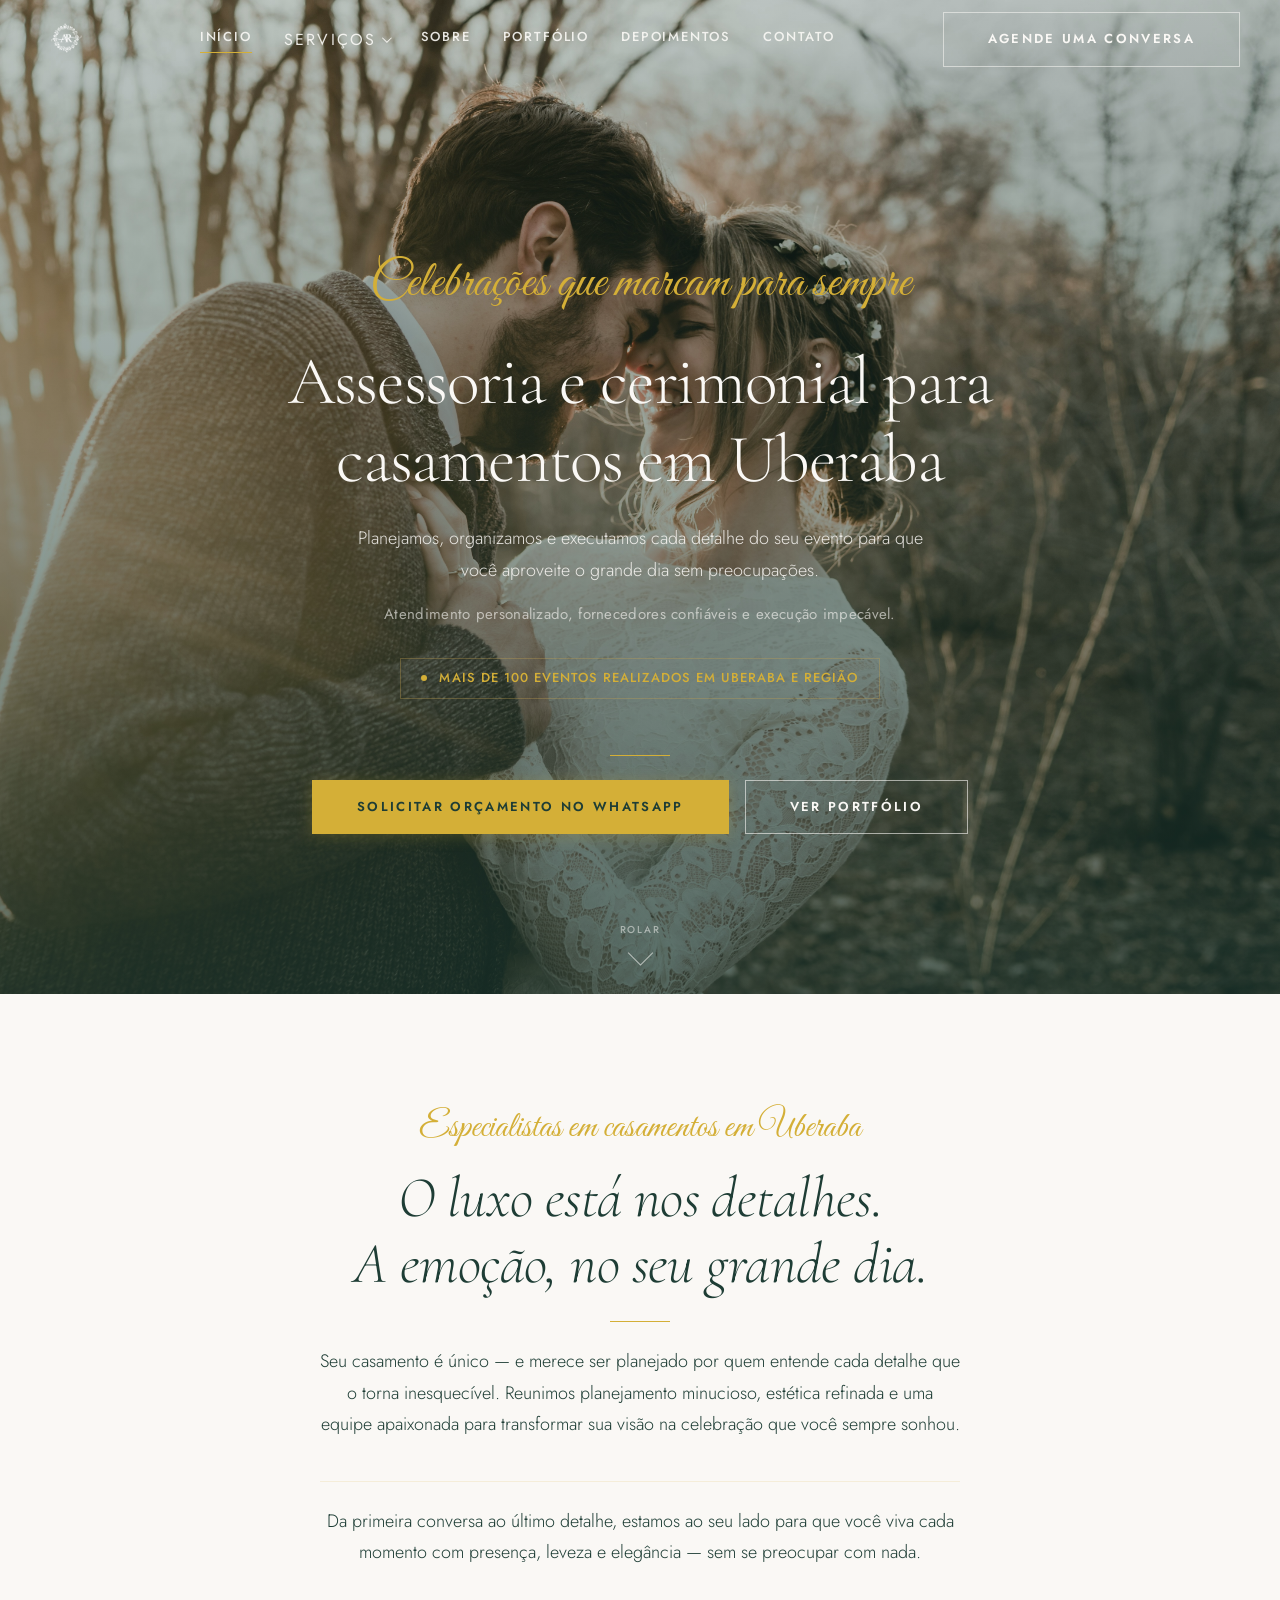
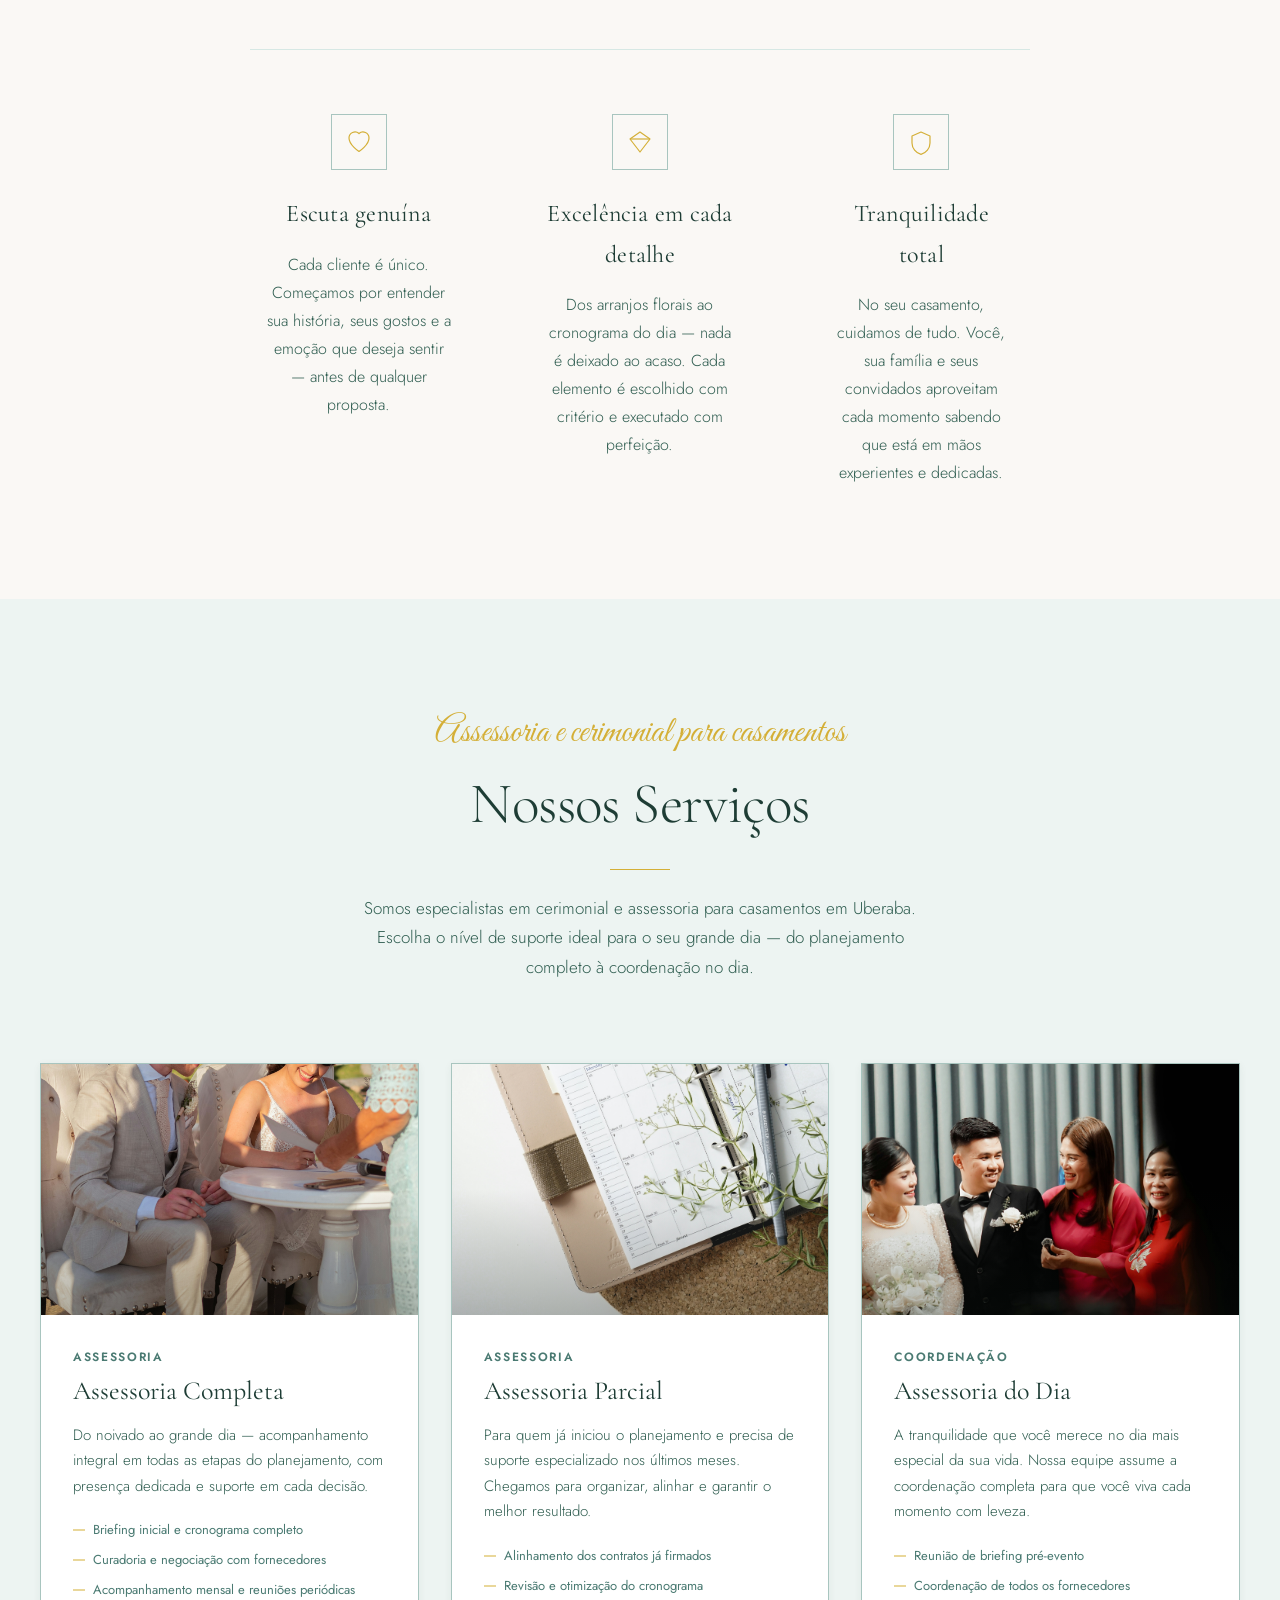
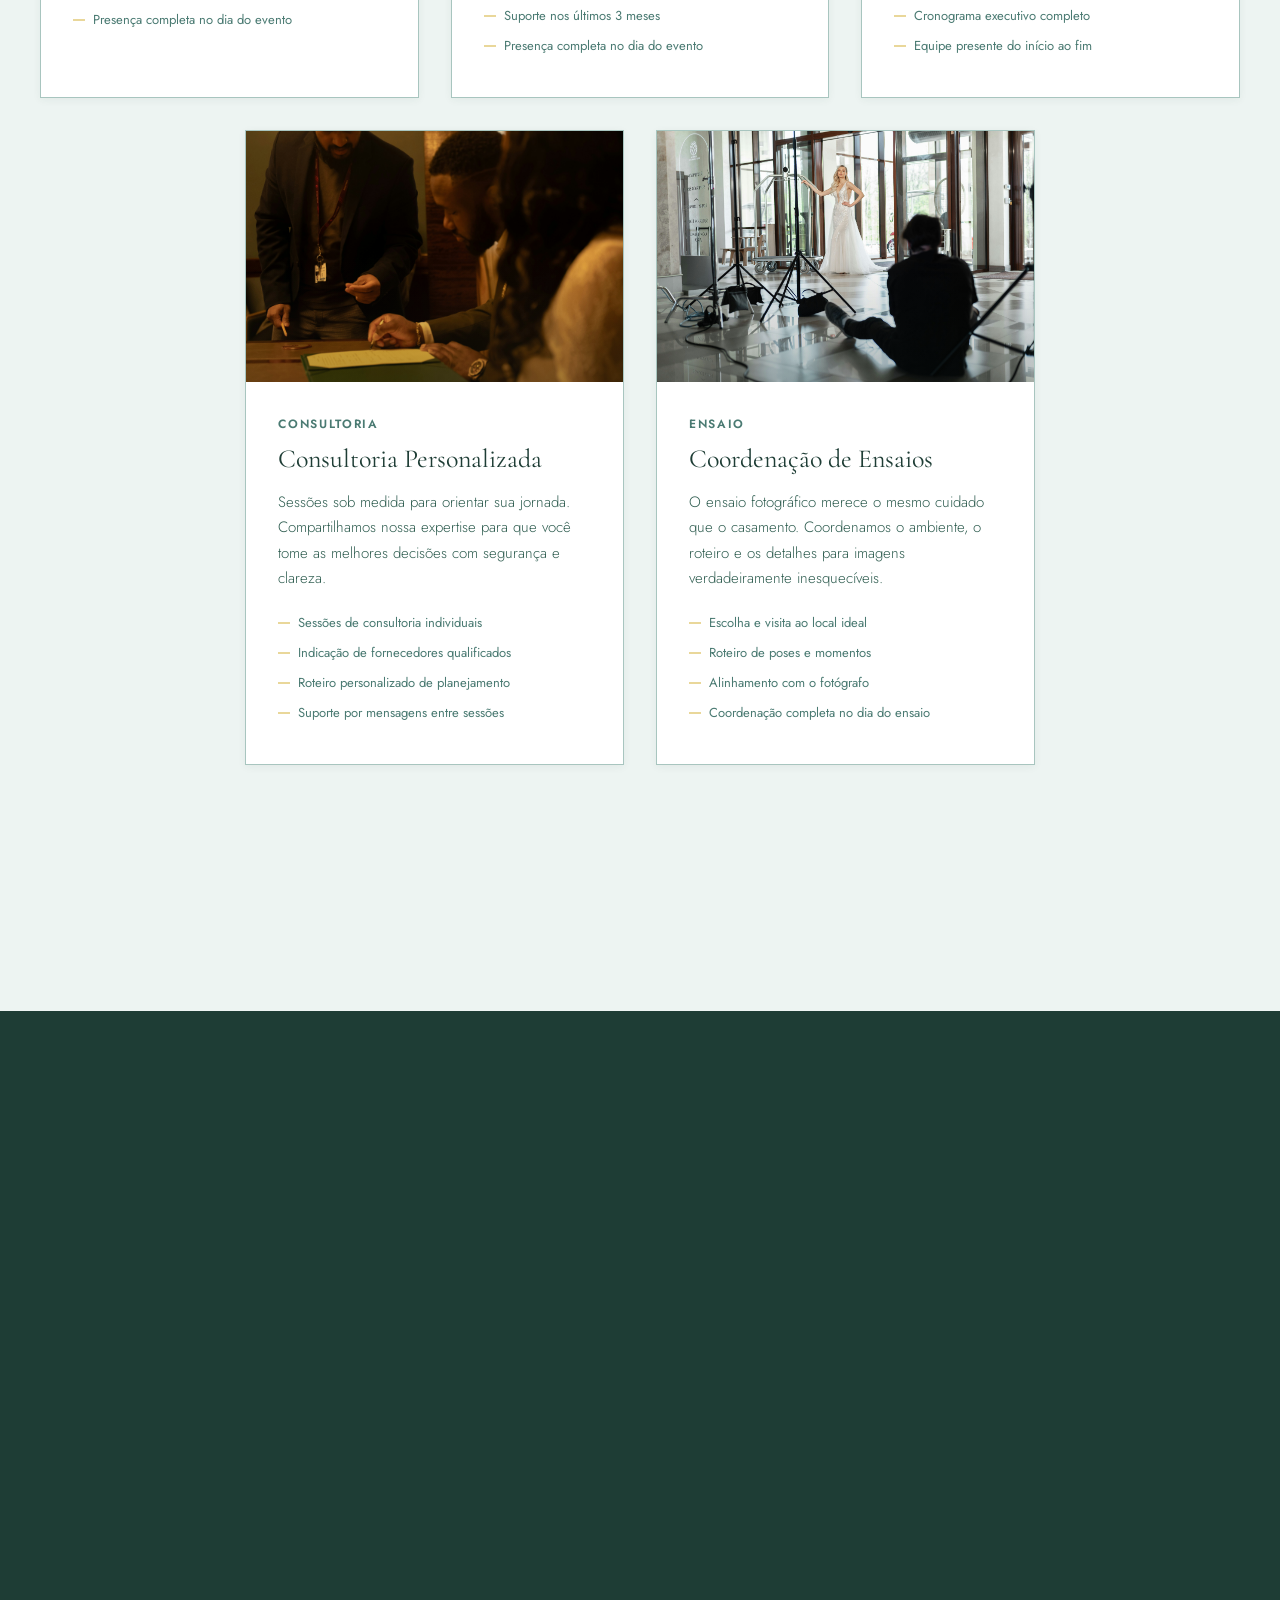
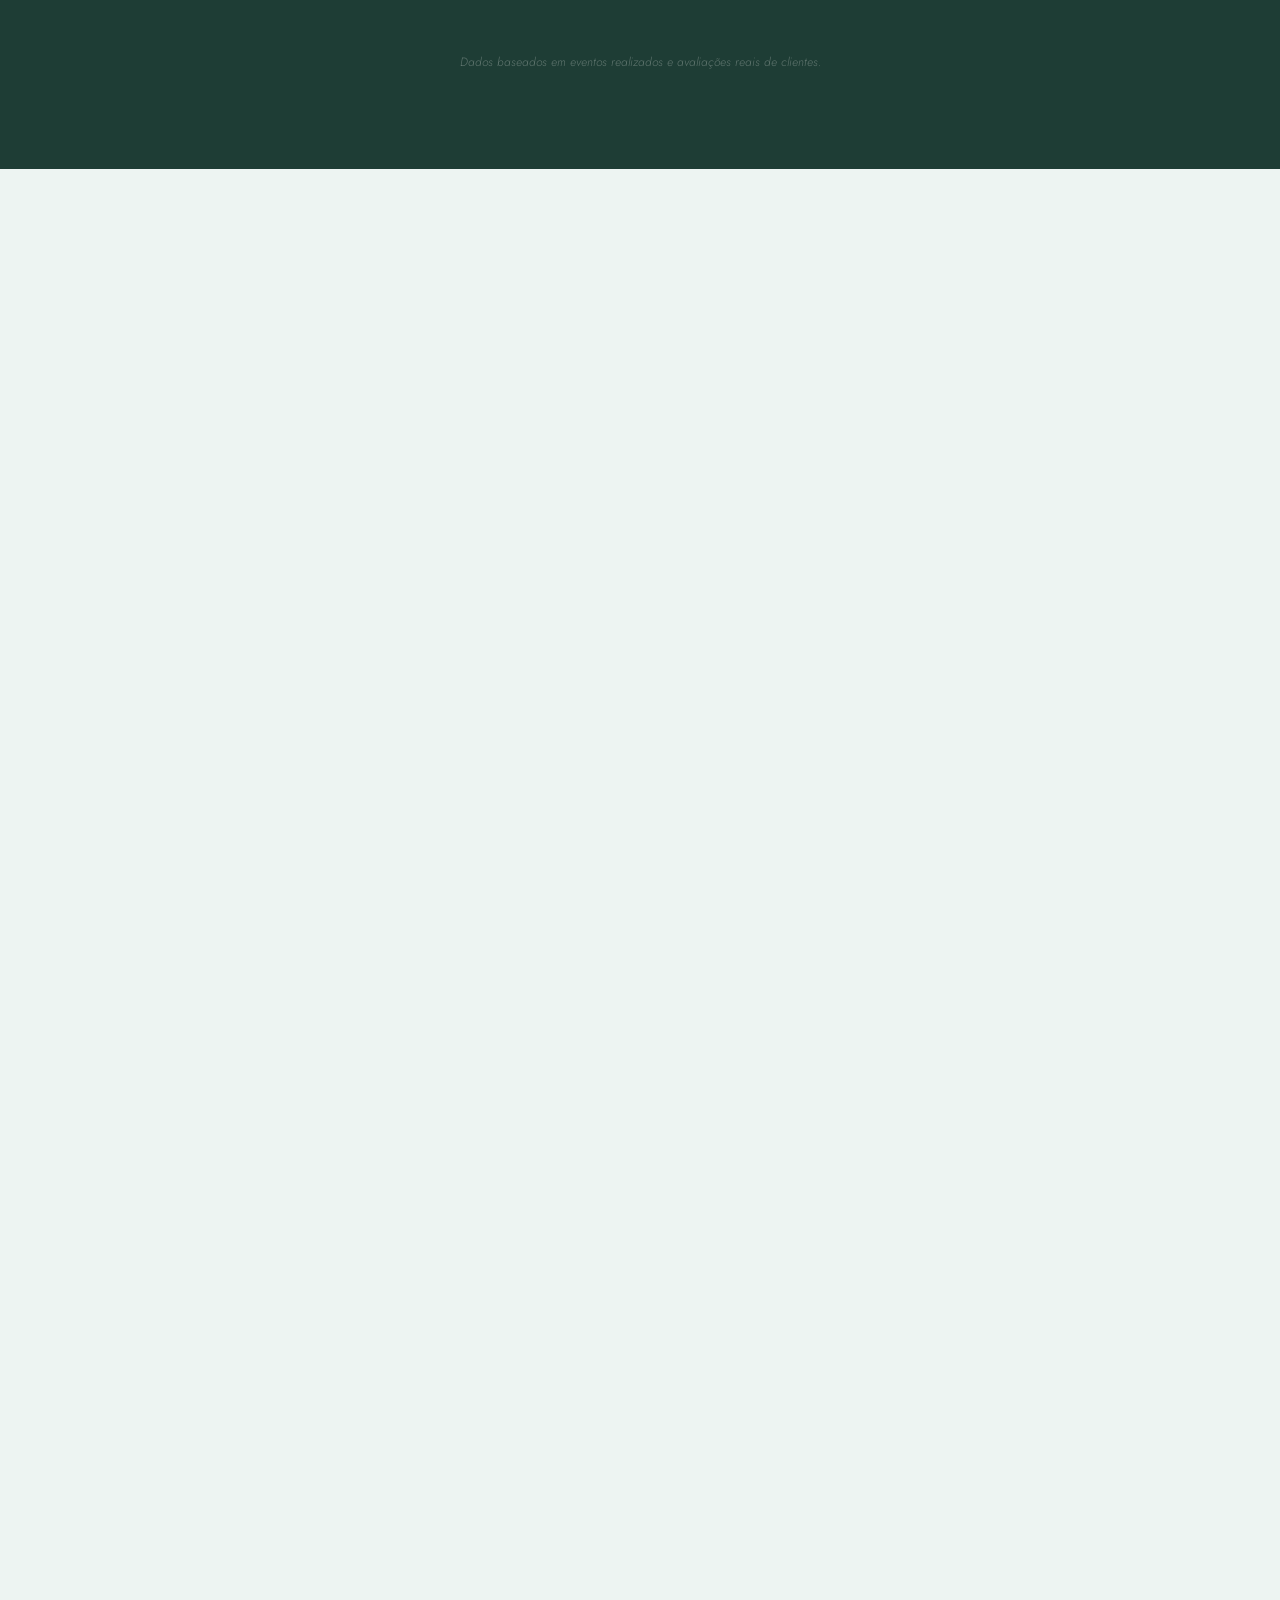
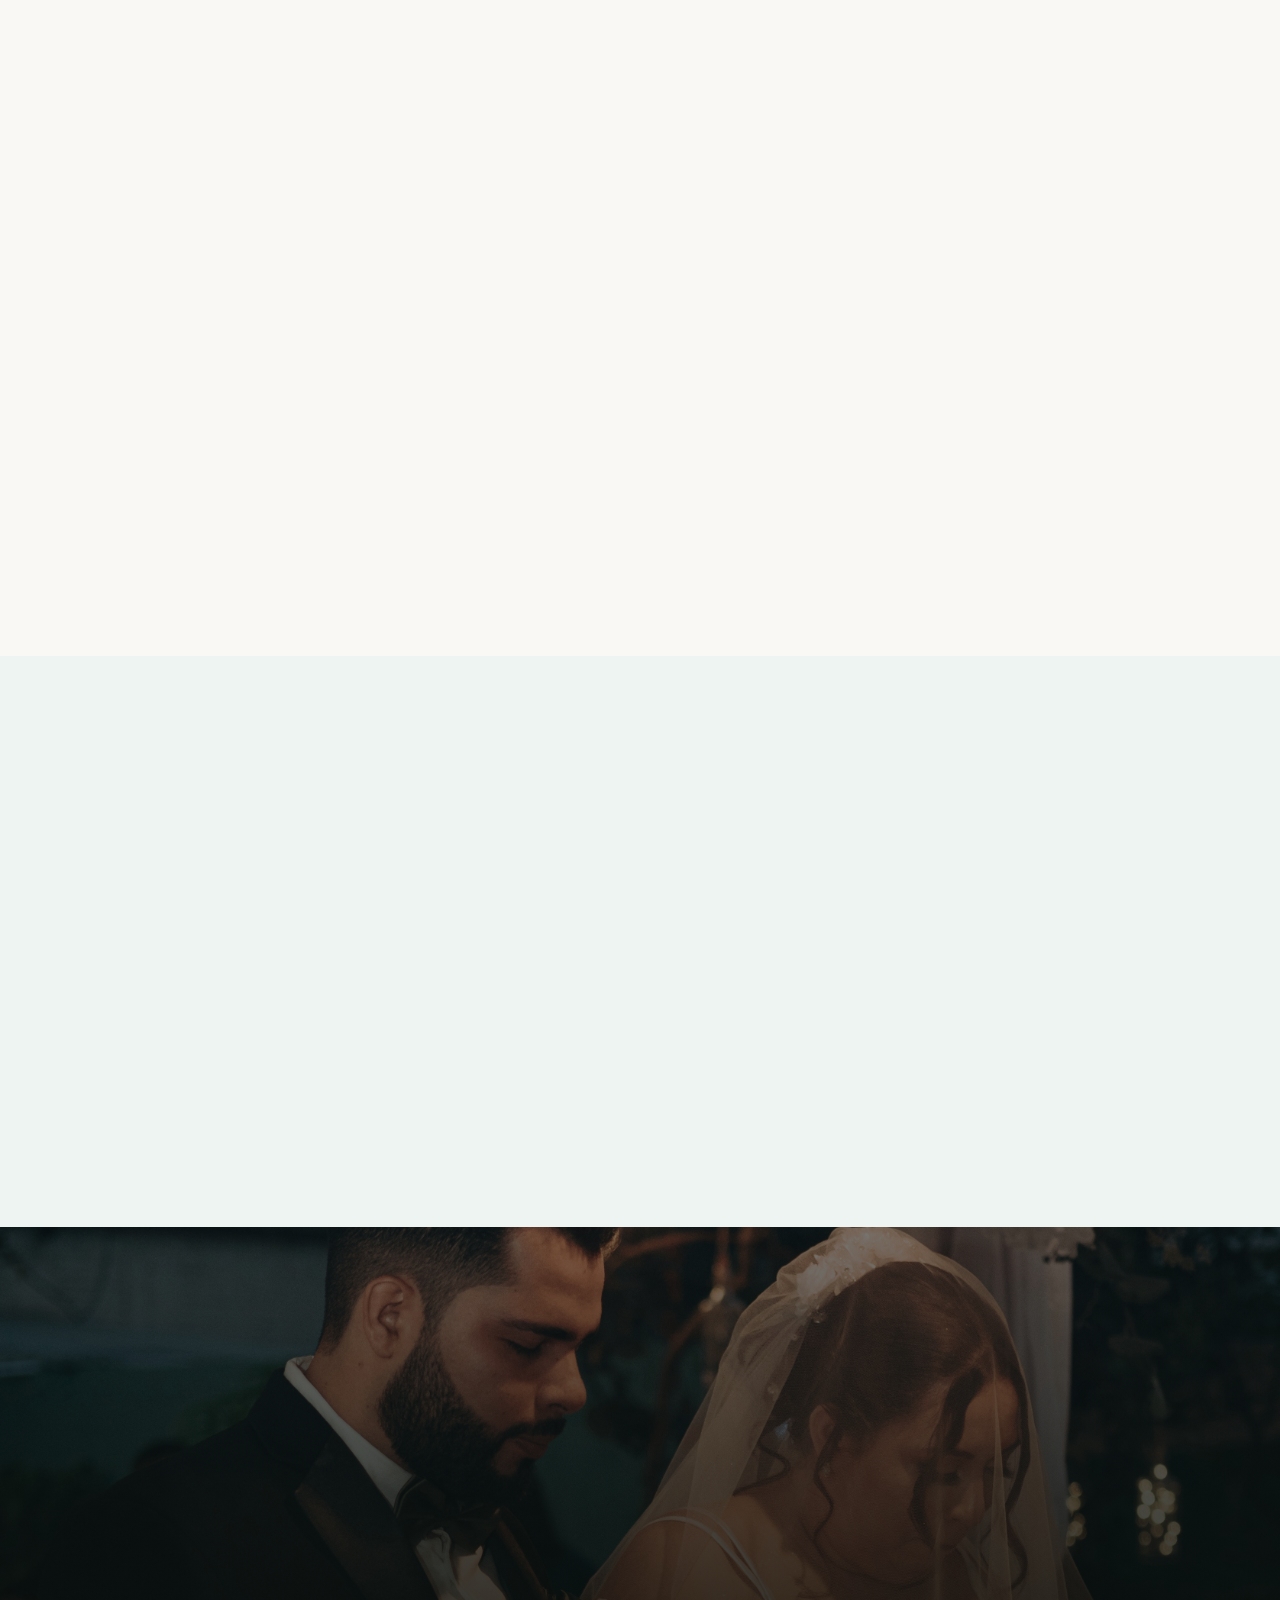
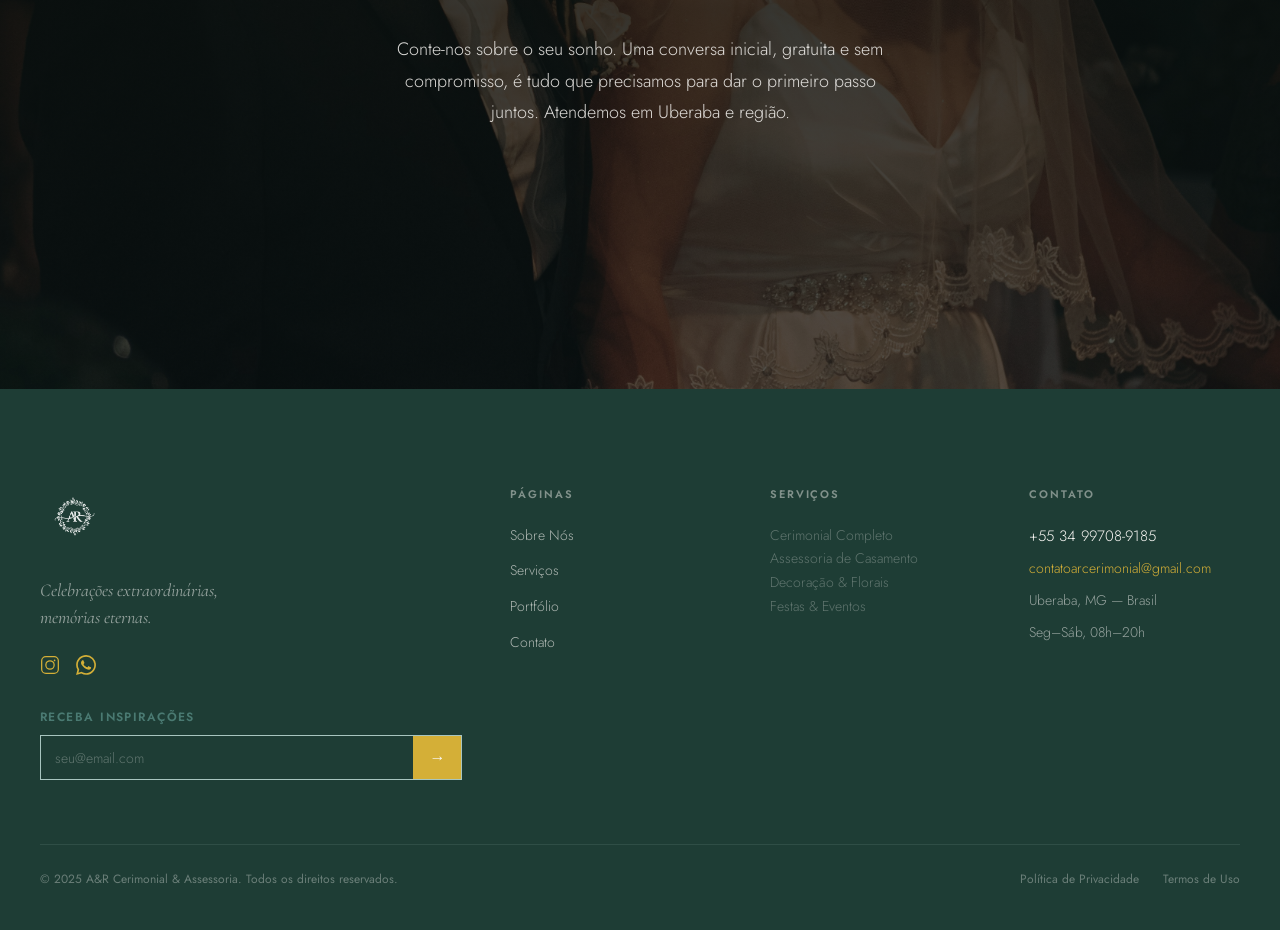
<file: site/index.html>
<!doctype html>
<!--
  A&R Cerimonial & Assessoria — index.html
  Design Squad + JavaScript Squad v1.0 | 2025

  Estrutura da Home (12 seções):
  01. Navegação (sticky, transparente → frosted glass)
  02. Hero (100vh, foto + overlay + texto animado)
  03. Manifesto (filosofia da marca + 3 pilares)
  04. Serviços (4 cards com features)
  05. Processo (4 etapas — "Como trabalhamos")
  06. Stats (4 contadores animados)
  07. Casamento em Destaque (split-screen editorial)
  08. Sobre / Fundadora (bio + assinatura)
  09. Galeria Preview (grade assimétrica)
  10. Depoimentos (slider 3 cards)
  11. Reconhecimentos / Press (logos de publicações)
  12. Instagram Strip
  13. CTA Final (conversão)
  14. Rodapé (4 colunas)

  Imagens necessárias em /img:
  hero.jpg, cta-bg.jpg, featured-wedding.jpg, founder.jpg
  service-cerimonial.jpg, service-assessoria.jpg,
  service-decoracao.jpg, service-destino.jpg
  gallery-1.jpg a gallery-5.jpg
  couple-1.jpg a couple-3.jpg
  insta-1.jpg a insta-6.jpg
-->
<html lang="pt-BR">
  <head>
    <meta charset="UTF-8" />
    <meta name="viewport" content="width=device-width, initial-scale=1.0" />
    <meta
      name="description"
      content="Especialistas em cerimonial e assessoria para casamentos em Uberaba, MG. Planejamento completo, assessoria parcial e coordenação do dia — para que você viva cada momento do seu casamento sem preocupações."
    />
    <meta property="og:title" content="A&amp;R Cerimonial | Especialistas em Casamentos em Uberaba, MG" />
    <meta
      property="og:description"
      content="Cerimonial e assessoria para casamentos em Uberaba e região. Mais de 100 eventos realizados, avaliação 4,9 no Google. Solicite seu orçamento."
    />
    <meta property="og:type" content="website" />
    <title>A&amp;R Cerimonial | Especialistas em Casamentos em Uberaba, MG</title>

    <!--
      Preload da imagem Hero: prioridade máxima de rede.
      Garante que o LCP (Largest Contentful Paint) não seja bloqueado
      enquanto o browser aguarda o CSS interpretar o background-image.
    -->
    <link rel="preload" as="image" href="img/hero.jpg" fetchpriority="high" />

    <!-- Pré-conexão com Google Fonts para carregamento mais rápido -->
    <link rel="preconnect" href="https://fonts.googleapis.com" />
    <link rel="preconnect" href="https://fonts.gstatic.com" crossorigin />
    <link
      href="https://fonts.googleapis.com/css2?family=Cormorant+Garamond:ital,wght@0,300;0,400;0,500;1,300;1,400&family=Jost:wght@300;400;500;600&family=Great+Vibes&display=swap"
      rel="stylesheet"
    />

    <link rel="icon" href="favicon.ico" type="image/x-icon">
    <link rel="icon" type="image/png" sizes="32x32" href="favicon-32x32.png">
    <link rel="icon" type="image/png" sizes="16x16" href="favicon-16x16.png">
    <link rel="apple-touch-icon" sizes="180x180" href="apple-touch-icon.png">
    <link rel="manifest" href="site.webmanifest">
    <!-- Google tag (gtag.js) -->
    <script async src="https://www.googletagmanager.com/gtag/js?id=AW-18071371793"></script>
    <script>
      window.dataLayer = window.dataLayer || [];
      function gtag(){dataLayer.push(arguments);}
      gtag('js', new Date());
      gtag('config', 'AW-18071371793');
    </script>
    <link rel="stylesheet" href="style.css" />
    <style>
      /* ── Dropdown de Serviços ── */
      .nav__item { position: relative; }
      .nav__link--has-dropdown {
        display: inline-flex;
        align-items: center;
        gap: 5px;
        background: none;
        border: none;
        cursor: pointer;
        font: inherit;
        padding: 0;
      }
      .nav__chevron {
        display: inline-block;
        width: 7px;
        height: 7px;
        border-right: 1.5px solid currentColor;
        border-bottom: 1.5px solid currentColor;
        transform: rotate(45deg) translateY(-2px);
        transition: transform 220ms;
        flex-shrink: 0;
      }
      .nav__item[aria-expanded="true"] .nav__chevron {
        transform: rotate(-135deg) translateY(2px);
      }
      .nav__dropdown {
        position: absolute;
        top: calc(100% + 20px);
        left: 50%;
        transform: translateX(-50%) translateY(8px);
        background: var(--color-brand-primary);
        min-width: 230px;
        padding: var(--sp-2) 0;
        opacity: 0;
        visibility: hidden;
        transition: opacity 200ms, transform 200ms, visibility 200ms;
        z-index: 300;
        box-shadow: 0 16px 48px rgba(0,0,0,.25);
        pointer-events: none;
      }
      .nav__dropdown::before {
        content: '';
        position: absolute;
        top: -20px;
        left: 0;
        right: 0;
        height: 20px;
      }
      .nav__item:hover .nav__dropdown,
      .nav__item:focus-within .nav__dropdown,
      .nav__item[aria-expanded="true"] .nav__dropdown {
        opacity: 1;
        visibility: visible;
        transform: translateX(-50%) translateY(0);
        pointer-events: auto;
      }
      .nav__dropdown-link {
        display: block;
        padding: var(--sp-3) var(--sp-6);
        font-family: var(--font-sans);
        font-size: .875rem;
        font-weight: 400;
        letter-spacing: .02em;
        color: rgba(255,255,255,.78);
        text-decoration: none;
        white-space: nowrap;
        transition: color 150ms, background 150ms;
      }
      .nav__dropdown-link:hover {
        color: var(--color-brand-secondary);
        background: rgba(255,255,255,.05);
      }

      /* ── Mobile menu — Serviços expandido ── */
      .mobile-menu__section-label {
        display: block;
        font-family: var(--font-sans);
        font-size: .6875rem;
        font-weight: 600;
        letter-spacing: .16em;
        text-transform: uppercase;
        color: var(--color-brand-secondary);
        margin-top: var(--sp-6);
        margin-bottom: var(--sp-2);
        opacity: .85;
      }
      .mobile-menu__link--sub {
        padding-left: var(--sp-5);
        font-size: .9375rem;
        opacity: .75;
      }
      .mobile-menu__rule {
        border: none;
        border-top: 1px solid rgba(255,255,255,.1);
        margin: var(--sp-4) 0 var(--sp-2);
      }
    </style>
  </head>
  <body>
    <!-- Acessibilidade: pula direto para o conteúdo principal -->
    <a href="#main-content" class="skip-link">Ir para o conteúdo principal</a>

    <!-- ═══════════════════════════════════════════════════════════
       NAVEGAÇÃO
       Fixa no topo. JS aplica data-scrolled="true" após 80px de
       scroll, ativando o fundo fosco via CSS transition.
  ══════════════════════════════════════════════════════════════ -->
    <header class="nav" id="site-nav" role="banner">
      <div class="nav__container">
        <span class="nav__logo" aria-label="A&amp;R Cerimonial">
          <img
            src="img/logo.png"
            alt="A&amp;R Cerimonial"
            class="nav__logo-img"
            height="52"
            loading="eager"
          />
        </span>

        <nav class="nav__links" aria-label="Navegação principal">
          <a href="#inicio" class="nav__link" aria-current="true">Início</a>
          <div class="nav__item" aria-expanded="false">
            <a
              href="#servicos"
              class="nav__link nav__link--has-dropdown"
              aria-haspopup="menu"
              id="nav-services-trigger"
            >Serviços <span class="nav__chevron" aria-hidden="true"></span></a>

            <div class="nav__dropdown" role="menu" aria-labelledby="nav-services-trigger">
              <a href="#servicos"                class="nav__dropdown-link" role="menuitem">Casamentos</a>
              <a href="cha-de-bebe.html"         class="nav__dropdown-link" role="menuitem">Chá de Bebê</a>
              <a href="cha-revelacao.html"        class="nav__dropdown-link" role="menuitem">Chá Revelação</a>
              <a href="batizados.html"            class="nav__dropdown-link" role="menuitem">Batizados</a>
              <a href="bodas.html"                class="nav__dropdown-link" role="menuitem">Bodas</a>
              <a href="aniversarios.html"         class="nav__dropdown-link" role="menuitem">Aniversários</a>
              <a href="eventos-corporativos.html" class="nav__dropdown-link" role="menuitem">Eventos Corporativos</a>
              <a href="leiloes.html"              class="nav__dropdown-link" role="menuitem">Leilões</a>
              <a href="feiras-e-exposicoes.html"  class="nav__dropdown-link" role="menuitem">Feiras e Exposições</a>
            </div>
          </div>
          <a href="#sobre" class="nav__link">Sobre</a>
          <a href="#portfolio" class="nav__link">Portfólio</a>
          <a href="#depoimentos" class="nav__link">Depoimentos</a>
          <a href="#contato" class="nav__link">Contato</a>
        </nav>

        <a
          href="https://wa.me/5534997089185?text=Ol%C3%A1!%20Vim%20pelo%20site%20e%20gostaria%20de%20agendar%20uma%20conversa."
          class="btn btn--ghost-dark nav__cta"
          target="_blank"
          rel="noopener noreferrer"
          >Agende uma Conversa</a
        >

        <button
          class="nav__hamburger"
          aria-label="Abrir menu de navegação"
          aria-expanded="false"
          aria-controls="mobile-menu"
        >
          <span class="nav__hamburger-line"></span>
          <span class="nav__hamburger-line"></span>
          <span class="nav__hamburger-line"></span>
        </button>
      </div>
    </header>

    <!-- Menu Mobile: overlay fullscreen (controlado pelo JS) -->
    <div
      class="mobile-menu"
      id="mobile-menu"
      aria-hidden="true"
      role="dialog"
      aria-modal="true"
      aria-label="Menu de navegação"
    >
      <button class="mobile-menu__close" aria-label="Fechar menu">
        &#x2715;
      </button>

      <nav class="mobile-menu__nav" aria-label="Menu mobile">
        <a href="#inicio" class="mobile-menu__link">Início</a>
        <span class="mobile-menu__section-label">Serviços</span>
        <a href="#servicos"                class="mobile-menu__link mobile-menu__link--sub">Casamentos</a>
        <a href="cha-de-bebe.html"         class="mobile-menu__link mobile-menu__link--sub">Chá de Bebê</a>
        <a href="cha-revelacao.html"        class="mobile-menu__link mobile-menu__link--sub">Chá Revelação</a>
        <a href="batizados.html"            class="mobile-menu__link mobile-menu__link--sub">Batizados</a>
        <a href="bodas.html"                class="mobile-menu__link mobile-menu__link--sub">Bodas</a>
        <a href="aniversarios.html"         class="mobile-menu__link mobile-menu__link--sub">Aniversários</a>
        <a href="eventos-corporativos.html" class="mobile-menu__link mobile-menu__link--sub">Eventos Corporativos</a>
        <a href="leiloes.html"              class="mobile-menu__link mobile-menu__link--sub">Leilões</a>
        <a href="feiras-e-exposicoes.html"  class="mobile-menu__link mobile-menu__link--sub">Feiras e Exposições</a>
        <hr class="mobile-menu__rule" aria-hidden="true" />
        <a href="#sobre" class="mobile-menu__link">Sobre</a>
        <a href="#portfolio" class="mobile-menu__link">Portfólio</a>
        <a href="#depoimentos" class="mobile-menu__link">Depoimentos</a>
        <a href="#contato" class="mobile-menu__link">Contato</a>
      </nav>

      <a
        href="https://wa.me/5534997089185?text=Ol%C3%A1!%20Vim%20pelo%20site%20e%20gostaria%20de%20agendar%20uma%20conversa."
        class="btn btn--gold mobile-menu__cta"
        target="_blank"
        rel="noopener noreferrer"
        >Agende uma Conversa</a
      >
    </div>

    <main id="main-content">
      <!-- ═══════════════════════════════════════════════════════
         01. HERO
         Objetivo: Impacto visual imediato. A foto É o produto.
         O texto confirma o posicionamento de luxo.
    ═══════════════════════════════════════════════════════════ -->
      <section class="hero" id="inicio" aria-label="Apresentação principal">
        <!-- Foto de fundo: começa com zoom leve, recua ao carregar -->
        <div
          class="hero__bg"
          role="img"
          aria-label="Casal em cerimônia de casamento elegante"
        ></div>
        <!-- Gradiente escurecedor para legibilidade do texto -->
        <div class="hero__overlay" aria-hidden="true"></div>

        <div class="hero__content">
          <span class="hero__script animate-fade-up" style="--delay: 0.1s">
            Celebrações que marcam para sempre
          </span>

          <h1 class="hero__headline animate-fade-up" style="--delay: 0.3s">
            Assessoria e cerimonial para casamentos em Uberaba
          </h1>

          <p class="hero__body animate-fade-up" style="--delay: 0.5s">
            Planejamos, organizamos e executamos cada detalhe do seu evento para que você aproveite o grande dia sem preocupações.
          </p>

          <p class="hero__tagline animate-fade-up" style="--delay: 0.6s">
            Atendimento personalizado, fornecedores confiáveis e execução impecável.
          </p>

          <div class="animate-fade-up" style="--delay: 0.7s">
            <span class="hero__proof" aria-label="Mais de 100 eventos realizados em Uberaba e região">
              Mais de 100 eventos realizados em Uberaba e região
            </span>
          </div>

          <div
            class="gold-divider gold-divider--center animate-fade-up"
            style="--delay: 0.8s"
            aria-hidden="true"
          ></div>

          <div class="hero__actions animate-fade-up" style="--delay: 0.9s">
            <a
              href="https://wa.me/5534997089185?text=Ol%C3%A1!%20Vim%20pelo%20site%20e%20gostaria%20de%20solicitar%20um%20or%C3%A7amento."
              class="btn btn--gold"
              target="_blank"
              rel="noopener noreferrer"
              >Solicitar orçamento no WhatsApp</a
            >
            <a href="#portfolio" class="btn btn--ghost-white"
              >Ver Portfólio</a
            >
          </div>
        </div>

        <!-- Indicador de scroll: incentiva a continuar navegando -->
        <div class="hero__scroll-indicator" aria-hidden="true">
          <span class="hero__scroll-text">Rolar</span>
          <span class="hero__scroll-icon"></span>
        </div>
      </section>

      <!-- ═══════════════════════════════════════════════════════
         02. MANIFESTO
         Objetivo: Antes de qualquer serviço, o visitante precisa
         sentir que a empresa compartilha seus valores. Os 3
         pilares respondem às principais objeções de contratação.
    ═══════════════════════════════════════════════════════════ -->
      <section class="manifesto" aria-labelledby="manifesto-title">
        <div class="container container--narrow">
          <div class="manifesto__header reveal">
            <span class="script-label">Especialistas em casamentos em Uberaba</span>
            <h2 class="display-lg italic" id="manifesto-title">
              O luxo está nos detalhes.<br />A emoção, no seu grande dia.
            </h2>
            <div
              class="gold-divider gold-divider--center"
              aria-hidden="true"
            ></div>
            <p class="body-lg">
              Seu casamento é único — e merece ser planejado por quem entende
              cada detalhe que o torna inesquecível. Reunimos planejamento
              minucioso, estética refinada e uma equipe apaixonada para
              transformar sua visão na celebração que você sempre sonhou.
            </p>
            <p class="body-lg">
              Da primeira conversa ao último detalhe, estamos ao seu lado para
              que você viva cada momento com presença, leveza e elegância —
              sem se preocupar com nada.
            </p>
          </div>

          <!-- 3 Pilares de valor -->
          <div class="manifesto__pillars" role="list">
            <div class="manifesto__pillar reveal" role="listitem">
              <div class="manifesto__pillar-icon" aria-hidden="true">
                <svg
                  width="28"
                  height="28"
                  viewBox="0 0 28 28"
                  fill="none"
                  xmlns="http://www.w3.org/2000/svg"
                >
                  <path
                    d="M14 23.5S4 17 4 10a6 6 0 0 1 10-4.47A6 6 0 0 1 24 10c0 7-10 13.5-10 13.5Z"
                    stroke="#D4AF37"
                    stroke-width="1.2"
                    stroke-linejoin="round"
                  />
                </svg>
              </div>
              <h3 class="manifesto__pillar-title">Escuta genuína</h3>
              <p class="manifesto__pillar-text">
                Cada cliente é único. Começamos por entender sua história, seus
                gostos e a emoção que deseja sentir — antes de qualquer
                proposta.
              </p>
            </div>

            <div
              class="manifesto__pillar reveal"
              style="--reveal-delay: 0.12s"
              role="listitem"
            >
              <div class="manifesto__pillar-icon" aria-hidden="true">
                <svg
                  width="28"
                  height="28"
                  viewBox="0 0 28 28"
                  fill="none"
                  xmlns="http://www.w3.org/2000/svg"
                >
                  <polygon
                    points="14,4 24,11 14,24 4,11"
                    stroke="#D4AF37"
                    stroke-width="1.2"
                    stroke-linejoin="round"
                    fill="none"
                  />
                  <line
                    x1="4"
                    y1="11"
                    x2="24"
                    y2="11"
                    stroke="#D4AF37"
                    stroke-width="1.2"
                  />
                </svg>
              </div>
              <h3 class="manifesto__pillar-title">
                Excelência em cada detalhe
              </h3>
              <p class="manifesto__pillar-text">
                Dos arranjos florais ao cronograma do dia — nada é deixado ao
                acaso. Cada elemento é escolhido com critério e executado com
                perfeição.
              </p>
            </div>

            <div
              class="manifesto__pillar reveal"
              style="--reveal-delay: 0.24s"
              role="listitem"
            >
              <div class="manifesto__pillar-icon" aria-hidden="true">
                <svg
                  width="28"
                  height="28"
                  viewBox="0 0 28 28"
                  fill="none"
                  xmlns="http://www.w3.org/2000/svg"
                >
                  <path
                    d="M14 4L5 8v7c0 5.25 3.9 10.15 9 11.35C19.1 25.15 23 20.25 23 15V8L14 4Z"
                    stroke="#D4AF37"
                    stroke-width="1.2"
                    stroke-linejoin="round"
                    fill="none"
                  />
                </svg>
              </div>
              <h3 class="manifesto__pillar-title">Tranquilidade total</h3>
              <p class="manifesto__pillar-text">
                No seu casamento, cuidamos de tudo. Você, sua família e seus
                convidados aproveitam cada momento sabendo que está em mãos
                experientes e dedicadas.
              </p>
            </div>
          </div>
        </div>
      </section>

      <!-- ═══════════════════════════════════════════════════════
         03. SERVIÇOS
         5 cards em layout 3+2 centralizado. O visitante precisa
         se reconhecer em pelo menos um serviço para avançar.
    ═══════════════════════════════════════════════════════════ -->
      <section class="services" id="servicos" aria-labelledby="services-title">
        <div class="container">
          <div class="section-intro reveal">
            <span class="script-label">Assessoria e cerimonial para casamentos</span>
            <h2 class="display-lg" id="services-title">Nossos Serviços</h2>
            <div
              class="gold-divider gold-divider--center"
              aria-hidden="true"
            ></div>
            <p class="section-intro__subtitle">
              Somos especialistas em cerimonial e assessoria para casamentos em
              Uberaba. Escolha o nível de suporte ideal para o seu grande dia —
              do planejamento completo à coordenação no dia.
            </p>
          </div>

          <div class="services__grid">

            <!-- Card 1 — Assessoria Completa -->
            <article class="service-card reveal">
              <div class="service-card__image-wrap">
                <img
                  src="img/assessoria-completa.jpg"
                  alt="Planejamento completo de casamento — Assessoria Completa A&R"
                  class="service-card__image"
                  loading="lazy"
                  width="400"
                  height="300"
                />
              </div>
              <div class="service-card__body">
                <span class="service-card__category">Assessoria</span>
                <h3 class="service-card__title">Assessoria Completa</h3>
                <p class="service-card__desc">
                  Do noivado ao grande dia — acompanhamento integral em todas as
                  etapas do planejamento, com presença dedicada e suporte em cada
                  decisão.
                </p>
                <ul class="service-card__features" aria-label="Inclui">
                  <li>Briefing inicial e cronograma completo</li>
                  <li>Curadoria e negociação com fornecedores</li>
                  <li>Acompanhamento mensal e reuniões periódicas</li>
                  <li>Presença completa no dia do evento</li>
                </ul>
              </div>
            </article>

            <!-- Card 2 — Assessoria Parcial -->
            <article class="service-card reveal" style="--reveal-delay: 0.08s">
              <div class="service-card__image-wrap">
                <img
                  src="img/assessoria-parcial.jpg"
                  alt="Suporte especializado nos últimos meses antes do casamento — Assessoria Parcial A&R"
                  class="service-card__image"
                  loading="lazy"
                  width="400"
                  height="300"
                />
              </div>
              <div class="service-card__body">
                <span class="service-card__category">Assessoria</span>
                <h3 class="service-card__title">Assessoria Parcial</h3>
                <p class="service-card__desc">
                  Para quem já iniciou o planejamento e precisa de suporte
                  especializado nos últimos meses. Chegamos para organizar,
                  alinhar e garantir o melhor resultado.
                </p>
                <ul class="service-card__features" aria-label="Inclui">
                  <li>Alinhamento dos contratos já firmados</li>
                  <li>Revisão e otimização do cronograma</li>
                  <li>Suporte nos últimos 3 meses</li>
                  <li>Presença completa no dia do evento</li>
                </ul>
              </div>
            </article>

            <!-- Card 3 — Assessoria do Dia -->
            <article class="service-card reveal" style="--reveal-delay: 0.16s">
              <div class="service-card__image-wrap">
                <img
                  src="img/assessoria-dia.jpg"
                  alt="Coordenação completa no dia do casamento — Assessoria do Dia A&R"
                  class="service-card__image"
                  loading="lazy"
                  width="400"
                  height="300"
                />
              </div>
              <div class="service-card__body">
                <span class="service-card__category">Coordenação</span>
                <h3 class="service-card__title">Assessoria do Dia</h3>
                <p class="service-card__desc">
                  A tranquilidade que você merece no dia mais especial da sua
                  vida. Nossa equipe assume a coordenação completa para que você
                  viva cada momento com leveza.
                </p>
                <ul class="service-card__features" aria-label="Inclui">
                  <li>Reunião de briefing pré-evento</li>
                  <li>Coordenação de todos os fornecedores</li>
                  <li>Cronograma executivo completo</li>
                  <li>Equipe presente do início ao fim</li>
                </ul>
              </div>
            </article>

            <!-- Card 4 — Consultoria Personalizada (linha 2, centralizada) -->
            <article class="service-card reveal" style="--reveal-delay: 0.24s">
              <div class="service-card__image-wrap">
                <img
                  src="img/consultoria.jpg"
                  alt="Sessão de consultoria personalizada para planejamento do casamento — A&R"
                  class="service-card__image"
                  loading="lazy"
                  width="400"
                  height="300"
                />
              </div>
              <div class="service-card__body">
                <span class="service-card__category">Consultoria</span>
                <h3 class="service-card__title">Consultoria Personalizada</h3>
                <p class="service-card__desc">
                  Sessões sob medida para orientar sua jornada. Compartilhamos
                  nossa expertise para que você tome as melhores decisões com
                  segurança e clareza.
                </p>
                <ul class="service-card__features" aria-label="Inclui">
                  <li>Sessões de consultoria individuais</li>
                  <li>Indicação de fornecedores qualificados</li>
                  <li>Roteiro personalizado de planejamento</li>
                  <li>Suporte por mensagens entre sessões</li>
                </ul>
              </div>
            </article>

            <!-- Card 5 — Coordenação de Ensaios (linha 2, centralizada) -->
            <article class="service-card reveal" style="--reveal-delay: 0.32s">
              <div class="service-card__image-wrap">
                <img
                  src="img/ensaio.jpg"
                  alt="Coordenação de ensaio fotográfico pré-casamento — A&R Cerimonial"
                  class="service-card__image"
                  loading="lazy"
                  width="400"
                  height="300"
                />
              </div>
              <div class="service-card__body">
                <span class="service-card__category">Ensaio</span>
                <h3 class="service-card__title">Coordenação de Ensaios</h3>
                <p class="service-card__desc">
                  O ensaio fotográfico merece o mesmo cuidado que o casamento.
                  Coordenamos o ambiente, o roteiro e os detalhes para imagens
                  verdadeiramente inesquecíveis.
                </p>
                <ul class="service-card__features" aria-label="Inclui">
                  <li>Escolha e visita ao local ideal</li>
                  <li>Roteiro de poses e momentos</li>
                  <li>Alinhamento com o fotógrafo</li>
                  <li>Coordenação completa no dia do ensaio</li>
                </ul>
              </div>
            </article>

          </div>
          <!-- /.services__grid -->

          <div class="section-cta reveal">
            <a
              href="https://wa.me/5534997089185?text=Ol%C3%A1!%20Vim%20pelo%20site%20e%20gostaria%20de%20agendar%20uma%20conversa."
              class="btn btn--ghost-dark"
              target="_blank"
              rel="noopener noreferrer"
              >Agende uma Conversa</a
            >
          </div>
        </div>
      </section>

      <!-- ═══════════════════════════════════════════════════════
         03B. PLANOS
         3 cards de preço sobre fundo escuro. Card central
         destacado como "Mais escolhido".
    ═══════════════════════════════════════════════════════════ -->
      <section class="plans" id="planos" aria-labelledby="plans-title">
        <div class="container">
          <div class="section-intro reveal">
            <span class="script-label script-label--inverse"
              >Invista no seu momento</span
            >
            <h2 class="display-lg text-inverse" id="plans-title">
              Nossos Planos
            </h2>
            <div
              class="gold-divider gold-divider--center"
              aria-hidden="true"
            ></div>
            <p class="section-intro__subtitle">
              Escolha o nível de cuidado ideal para a sua celebração. Cada plano
              foi desenhado para entregar exatamente o que você precisa.
            </p>
          </div>

          <div class="plans__grid">

            <!-- Plano 1 — Classic -->
            <article class="plan-card reveal">
              <div class="plan-card__header">
                <span class="plan-card__name">Classic</span>
                <div class="plan-card__price" aria-label="A partir de R$ 3.000">
                  <span class="plan-card__price-from">A partir de R$ 3.000</span>
                </div>
                <p class="plan-card__tagline">
                  Para quem busca suporte no dia especial
                </p>
              </div>
              <div
                class="gold-divider plan-card__divider"
                aria-hidden="true"
              ></div>
              <ul class="plan-card__features" aria-label="O que está incluso">
                <li>Assessoria do Dia completa</li>
                <li>1 reunião de briefing pré-evento</li>
                <li>Coordenação de todos os fornecedores</li>
                <li>Cronograma executivo personalizado</li>
                <li>Equipe presente do início ao fim</li>
              </ul>
              <a
                href="https://wa.me/5534997089185?text=Ol%C3%A1!%20Gostei%20do%20plano%20Classic%20e%20gostaria%20de%20saber%20mais%20detalhes."
                class="btn btn--ghost-white plan-card__cta"
                target="_blank"
                rel="noopener noreferrer"
                >Quero este plano</a
              >
            </article>

            <!-- Plano 2 — Elegance (destaque) -->
            <article
              class="plan-card plan-card--featured reveal"
              style="--reveal-delay: 0.12s"
            >
              <div class="plan-card__badge" aria-label="Mais escolhido">
                Mais escolhido
              </div>
              <div class="plan-card__header">
                <span class="plan-card__name">Elegance</span>
                <div class="plan-card__price" aria-label="A partir de R$ 5.000">
                  <span class="plan-card__price-from">A partir de R$ 5.000</span>
                </div>
                <p class="plan-card__tagline">
                  Para quem quer mais presença e cuidado
                </p>
              </div>
              <div
                class="gold-divider plan-card__divider"
                aria-hidden="true"
              ></div>
              <ul class="plan-card__features" aria-label="O que está incluso">
                <li>Assessoria Parcial (últimos 3 meses)</li>
                <li>Reuniões mensais de acompanhamento</li>
                <li>Revisão de contratos e cronograma</li>
                <li>Coordenação completa no dia</li>
                <li>Suporte por WhatsApp entre reuniões</li>
                <li>Indicação de fornecedores parceiros</li>
              </ul>
              <a
                href="https://wa.me/5534997089185?text=Ol%C3%A1!%20Gostei%20do%20plano%20Elegance%20e%20gostaria%20de%20saber%20mais%20detalhes."
                class="btn btn--gold plan-card__cta"
                target="_blank"
                rel="noopener noreferrer"
                >Quero este plano</a
              >
            </article>

            <!-- Plano 3 — Royal One -->
            <article
              class="plan-card reveal"
              style="--reveal-delay: 0.24s"
            >
              <div class="plan-card__header">
                <span class="plan-card__name">Royal One</span>
                <div class="plan-card__price" aria-label="Sob medida para o seu evento">
                  <span class="plan-card__price-bespoke">Sob medida</span>
                </div>
                <p class="plan-card__tagline">
                  A experiência mais completa e exclusiva
                </p>
              </div>
              <div
                class="gold-divider plan-card__divider"
                aria-hidden="true"
              ></div>
              <ul class="plan-card__features" aria-label="O que está incluso">
                <li>Assessoria Completa do noivado ao casamento</li>
                <li>Curadoria e negociação com fornecedores</li>
                <li>Reuniões mensais e suporte dedicado</li>
                <li>Coordenação de ensaio fotográfico</li>
                <li>Presença completa no dia do evento</li>
                <li>Consultoria personalizada ilimitada</li>
                <li>Atendimento prioritário e exclusivo</li>
              </ul>
              <a
                href="https://wa.me/5534997089185?text=Ol%C3%A1!%20Gostei%20do%20plano%20Royal%20One%20e%20gostaria%20de%20saber%20mais%20detalhes."
                class="btn btn--ghost-white plan-card__cta"
                target="_blank"
                rel="noopener noreferrer"
                >Quero este plano</a
              >
            </article>

          </div>
          <!-- /.plans__grid -->
        </div>
      </section>

      <!-- ═══════════════════════════════════════════════════════
         03C. EXPERIÊNCIAS EXCLUSIVAS A&R
         Day Bride e Day Groom — dois cards emocionais.
    ═══════════════════════════════════════════════════════════ -->
      <section
        class="experiences"
        id="experiencias"
        aria-labelledby="experiences-title"
      >
        <div class="container">
          <div class="section-intro reveal">
            <span class="script-label">Momentos só seus</span>
            <h2 class="display-lg" id="experiences-title">
              Experiências<br />Exclusivas A&amp;R
            </h2>
            <div
              class="gold-divider gold-divider--center"
              aria-hidden="true"
            ></div>
            <p class="section-intro__subtitle">
              Criamos vivências únicas para que os noivos entrem no grande dia
              com serenidade, confiança e emoção — cada um no ritmo do seu
              próprio momento.
            </p>
          </div>

          <div class="experiences__grid">

            <!-- Day Bride Experience -->
            <article class="experience-card reveal">
              <div class="experience-card__icon" aria-hidden="true">
                <svg
                  width="32"
                  height="32"
                  viewBox="0 0 32 32"
                  fill="none"
                  xmlns="http://www.w3.org/2000/svg"
                >
                  <path
                    d="M16 3C16 3 7 11 7 19a9 9 0 0 0 18 0C25 11 16 3 16 3Z"
                    stroke="#D4AF37"
                    stroke-width="1.2"
                    fill="none"
                    stroke-linejoin="round"
                  />
                  <path
                    d="M16 11v12"
                    stroke="#D4AF37"
                    stroke-width="1"
                    stroke-linecap="round"
                    opacity=".6"
                  />
                  <path
                    d="M11 15l5-4 5 4"
                    stroke="#D4AF37"
                    stroke-width="1"
                    stroke-linecap="round"
                    stroke-linejoin="round"
                    opacity=".6"
                  />
                </svg>
              </div>
              <h3 class="experience-card__title">Day Bride Experience</h3>
              <p class="experience-card__desc">
                Um dia inteiramente dedicado à noiva. Da preparação à cerimônia,
                cada detalhe é orquestrado para que ela se sinta presente, linda
                e completamente tranquila. Uma equipe exclusiva cuida de tudo
                enquanto ela simplesmente vive.
              </p>
              <ul
                class="experience-card__features"
                aria-label="O que está incluso"
              >
                <li>Organização e gestão completa da preparação da noiva</li>
                <li>Coordenação com cabeleireiro, maquiador e equipe</li>
                <li>Cronograma personalizado da manhã</li>
                <li>Acompanhamento dedicado até o altar</li>
              </ul>
              <button
                class="btn btn--ghost-dark experience-expand-toggle"
                aria-expanded="false"
                aria-controls="experience-expand-bride"
              >
                <span class="experience-expand-toggle__label">Saiba mais</span>
                <span class="experience-expand-toggle__icon" aria-hidden="true">↓</span>
              </button>
            </article>

            <!-- Day Groom Experience -->
            <article
              class="experience-card reveal"
              style="--reveal-delay: 0.15s"
            >
              <div class="experience-card__icon" aria-hidden="true">
                <svg
                  width="32"
                  height="32"
                  viewBox="0 0 32 32"
                  fill="none"
                  xmlns="http://www.w3.org/2000/svg"
                >
                  <rect
                    x="5"
                    y="5"
                    width="22"
                    height="22"
                    rx="1"
                    stroke="#D4AF37"
                    stroke-width="1.2"
                    fill="none"
                  />
                  <circle
                    cx="16"
                    cy="16"
                    r="4"
                    stroke="#D4AF37"
                    stroke-width="1.2"
                  />
                  <path
                    d="M16 5v4M16 23v4M5 16h4M23 16h4"
                    stroke="#D4AF37"
                    stroke-width="1"
                    stroke-linecap="round"
                    opacity=".5"
                  />
                </svg>
              </div>
              <h3 class="experience-card__title">Day Groom Experience</h3>
              <p class="experience-card__desc">
                O noivo também merece ter o seu dia pensado com cuidado. Uma
                experiência dedicada para que ele chegue ao altar sereno, pronto
                e no controle — sem a pressão de gerenciar nada além do seu
                próprio momento.
              </p>
              <ul
                class="experience-card__features"
                aria-label="O que está incluso"
              >
                <li>Organização da preparação do noivo e padrinhos</li>
                <li>Alinhamento com fornecedores e equipe do noivo</li>
                <li>Cronograma da manhã e dos momentos pré-cerimônia</li>
                <li>Apoio logístico completo até a cerimônia</li>
              </ul>
              <button
                class="btn btn--ghost-dark experience-expand-toggle"
                aria-expanded="false"
                aria-controls="experience-expand-groom"
              >
                <span class="experience-expand-toggle__label">Saiba mais</span>
                <span class="experience-expand-toggle__icon" aria-hidden="true">↓</span>
              </button>
            </article>

          </div>
          <!-- /.experiences__grid -->

          <!-- ── Bloco expansível: Day Bride Experience ──────────── -->
          <div class="experience-expand" id="experience-expand-bride" aria-hidden="true">
            <div class="experience-expand__inner">
              <div class="experience-expand__kicker" aria-hidden="true">
                <span class="experience-expand__kicker-text">Day Bride Experience</span>
              </div>
              <div class="experience-expand__body">
                <p class="experience-expand__first">
                  É muito mais do que o "dia da noiva" tradicional. Trata-se de uma experiência completa, pensada para que a noiva viva as horas que antecedem o casamento com tranquilidade, conforto e emoção.
                </p>
                <p>
                  Inclui toda a preparação — cabelo, maquiagem, produção — mas vai além: envolve o ambiente, a atmosfera, os detalhes sensoriais, o cuidado com o tempo e até momentos especiais, como brindes, fotos, cartas ou encontros marcantes.
                </p>
                <p class="experience-expand__closing">
                  A ideia é transformar esse período em algo memorável, leve e significativo, reduzindo o estresse e valorizando cada instante antes do grande momento.
                </p>
              </div>
            </div>
          </div>

          <!-- ── Bloco expansível: Day Groom Experience ──────────── -->
          <div class="experience-expand" id="experience-expand-groom" aria-hidden="true">
            <div class="experience-expand__inner">
              <div class="experience-expand__kicker" aria-hidden="true">
                <span class="experience-expand__kicker-text">Day Groom Experience</span>
              </div>
              <div class="experience-expand__body">
                <p class="experience-expand__first">
                  Seguindo o mesmo conceito, o Day Groom Experience é a versão pensada para o noivo.
                </p>
                <p>
                  Tradicionalmente menos explorado, hoje ele ganha cada vez mais destaque com propostas que incluem barbearia premium, cuidados pessoais, momentos com padrinhos, drinks, música e um ambiente descontraído, porém sofisticado.
                </p>
                <p>
                  Mais do que se arrumar, o noivo também passa a viver uma experiência — com identidade, estilo e significado — criando memórias únicas antes de subir ao altar.
                </p>
                <p class="experience-expand__closing">
                  A ideia é transformar esse período em algo memorável, leve e significativo, reduzindo o estresse e valorizando cada instante antes do grande momento.
                </p>
              </div>
            </div>
          </div>

        </div>
      </section>

      <!-- ═══════════════════════════════════════════════════════
         04. PROCESSO — Como Trabalhamos
         Objetivo: Reduzir a ansiedade de contratação. O cliente
         precisa visualizar a jornada antes do primeiro contato.
    ═══════════════════════════════════════════════════════════ -->
      <section class="process" aria-labelledby="process-title">
        <div class="container">
          <div class="section-intro reveal">
            <span class="script-label">A nossa forma de trabalhar</span>
            <h2 class="display-lg" id="process-title">Como funciona nosso trabalho</h2>
            <div
              class="gold-divider gold-divider--center"
              aria-hidden="true"
            ></div>
            <p class="section-intro__subtitle">
              Um processo construído para que você se sinta tranquila em cada
              etapa — desde o primeiro contato até o último abraço na celebração.
            </p>
          </div>

          <ol class="process__steps" aria-label="Etapas do processo">

            <li class="process__step reveal">
              <div class="process__step-badge">
                <svg class="process__step-icon" viewBox="0 0 24 24" fill="none" stroke="currentColor" stroke-width="1.4" aria-hidden="true">
                  <path d="M21 15a2 2 0 0 1-2 2H7l-4 4V5a2 2 0 0 1 2-2h14a2 2 0 0 1 2 2z"/>
                </svg>
                <div class="process__step-number" aria-hidden="true">01</div>
              </div>
              <div class="process__step-connector" aria-hidden="true"></div>
              <div class="process__step-content">
                <h3 class="process__step-title">Primeiro contato</h3>
                <p class="process__step-text">
                  Entendemos o seu evento, estilo e necessidades.
                </p>
              </div>
            </li>

            <li class="process__step reveal" style="--reveal-delay: 0.12s">
              <div class="process__step-badge">
                <svg class="process__step-icon" viewBox="0 0 24 24" fill="none" stroke="currentColor" stroke-width="1.4" aria-hidden="true">
                  <path d="M9 5H7a2 2 0 0 0-2 2v12a2 2 0 0 0 2 2h10a2 2 0 0 0 2-2V7a2 2 0 0 0-2-2h-2"/>
                  <rect x="9" y="3" width="6" height="4" rx="1"/>
                  <line x1="9" y1="12" x2="15" y2="12"/>
                  <line x1="9" y1="16" x2="13" y2="16"/>
                </svg>
                <div class="process__step-number" aria-hidden="true">02</div>
              </div>
              <div class="process__step-connector" aria-hidden="true"></div>
              <div class="process__step-content">
                <h3 class="process__step-title">Planejamento completo</h3>
                <p class="process__step-text">
                  Organizamos cronograma, fornecedores e cada detalhe.
                </p>
              </div>
            </li>

            <li class="process__step reveal" style="--reveal-delay: 0.24s">
              <div class="process__step-badge">
                <svg class="process__step-icon" viewBox="0 0 24 24" fill="none" stroke="currentColor" stroke-width="1.4" aria-hidden="true">
                  <path d="M22 11.08V12a10 10 0 1 1-5.93-9.14"/>
                  <polyline points="22 4 12 14.01 9 11.01"/>
                </svg>
                <div class="process__step-number" aria-hidden="true">03</div>
              </div>
              <div class="process__step-connector" aria-hidden="true"></div>
              <div class="process__step-content">
                <h3 class="process__step-title">Alinhamento final</h3>
                <p class="process__step-text">
                  Revisamos tudo antes do evento para evitar imprevistos.
                </p>
              </div>
            </li>

            <li class="process__step reveal" style="--reveal-delay: 0.36s">
              <div class="process__step-badge">
                <svg class="process__step-icon" viewBox="0 0 24 24" fill="none" stroke="currentColor" stroke-width="1.4" aria-hidden="true">
                  <polygon points="12 2 15.09 8.26 22 9.27 17 14.14 18.18 21.02 12 17.77 5.82 21.02 7 14.14 2 9.27 8.91 8.26 12 2"/>
                </svg>
                <div class="process__step-number" aria-hidden="true">04</div>
              </div>
              <div
                class="process__step-connector process__step-connector--last"
                aria-hidden="true"
              ></div>
              <div class="process__step-content">
                <h3 class="process__step-title">Execução do evento</h3>
                <p class="process__step-text">
                  Coordenamos tudo no dia para que você aproveite sem preocupações.
                </p>
              </div>
            </li>

          </ol>

          <p class="process__closing reveal">
            "Você aproveita o seu evento.<br />Nós cuidamos de tudo."
          </p>

          <div class="section-cta reveal">
            <a
              href="https://wa.me/5534997089185?text=Ol%C3%A1%21%20Vim%20pelo%20site%20da%20A%26R%20Cerimonial%20%26%20Assessoria%20e%20gostaria%20de%20agendar%20uma%20conversa%20inicial."
              class="btn btn--gold"
              target="_blank"
              rel="noopener noreferrer"
              >Agendar Conversa Inicial</a
            >
            <p class="process__cta-note">Gratuita e sem compromisso</p>
          </div>
        </div>
      </section>

      <!-- ═══════════════════════════════════════════════════════
         05. STATS — Credenciais numéricas
         Objetivo: Provar autoridade com dados concretos.
         Números animados aumentam engajamento visual.
    ═══════════════════════════════════════════════════════════ -->
      <section class="stats" aria-label="Credenciais e trajetória da empresa">
        <div class="container">
          <div class="stats__header reveal">
            <span class="script-label script-label--inverse"
              >Nossa trajetória</span
            >
            <div
              class="gold-divider gold-divider--center"
              aria-hidden="true"
            ></div>
          </div>

          <div class="stats__grid">
            <div class="stat reveal">
              <span
                class="stat__number"
                data-target="100"
                data-prefix="+"
                aria-label="Mais de 100 eventos realizados"
                >0</span
              >
              <span class="stat__label">Eventos realizados</span>
              <span class="stat__desc">em Uberaba e região</span>
            </div>

            <div class="stat reveal" style="--reveal-delay: 0.1s">
              <span
                class="stat__number"
                data-target="5"
                aria-label="5 anos de experiência"
                >0</span
              >
              <span class="stat__label">Anos de experiência</span>
              <span class="stat__desc">em cerimonial e assessoria</span>
            </div>

            <div class="stat reveal" style="--reveal-delay: 0.2s">
              <span
                class="stat__number"
                data-target="98"
                data-suffix="%"
                aria-label="98% dos clientes nos indicariam"
                >0</span
              >
              <span class="stat__label">Dos clientes</span>
              <span class="stat__desc">nos indicariam</span>
            </div>

            <div class="stat reveal" style="--reveal-delay: 0.3s">
              <span
                class="stat__number"
                aria-label="Avaliação média 4,9 estrelas no Google"
                >4,9 ⭐</span
              >
              <span class="stat__label">Avaliação média</span>
              <a
                href="https://www.google.com/search?sca_esv=33d040cb389eca3f&sxsrf=ANbL-n4N6vRPdPyDTe1CRjtFDjha0ORO3w:1777046089458&si=AL3DRZEsmMGCryMMFSHJ3StBhOdZ2-6yYkXd_doETEE1OR-qOeSksMuHCSbA_iK1mjnRtfG0nQ05XLIx4RW2gxtAuH6z-nR_u2Whi1BpfCxYMiMtfrI3gpzNOgC3HOPvMGAm9t0ptLpdHZ2wSLd7txPsevcub6zLv-uDLDPWY5lFCa_Zs7fBNQU%3D&q=A%26R+%7C+Assessoria+e+Cerimonial+Coment%C3%A1rios&sa=X&ved=2ahUKEwiCnKXH7IaUAxWdp5UCHQgYLQUQ0bkNegQIPRAH&biw=1920&bih=945&dpr=1"
                class="stat__google-link"
                target="_blank"
                rel="noopener noreferrer"
                aria-label="Ver avaliações no Google"
                >Ver no Google ↗</a
              >
            </div>
          </div>

          <p class="stats__footnote">
            Dados baseados em eventos realizados e avaliações reais de clientes.
          </p>
        </div>
      </section>

      <!-- ═══════════════════════════════════════════════════════
         07. SOBRE / FUNDADORA
         Objetivo: Conexão humana — o cliente contrata pessoas,
         não empresas. A fundadora precisa aparecer como real.
    ═══════════════════════════════════════════════════════════ -->
      <section class="about" id="sobre" aria-labelledby="about-title">
        <div class="container">
          <div class="about__grid">
            <div class="about__image-wrap reveal">
              <img
                src="img/founder.jpg"
                alt="Equipe A&amp;R Cerimonial &amp; Assessoria — Uberaba, MG"
                class="about__image"
                loading="lazy"
                width="480"
                height="640"
              />
            </div>

            <div class="about__content reveal">
              <span class="script-label script-label--left">Quem somos</span>
              <h2 class="display-md" id="about-title">
                Criamos experiências<br />que emocionam.
              </h2>
              <div class="gold-divider" aria-hidden="true"></div>

              <p class="body-md">
                Nascemos em Uberaba com um propósito claro: fazer com que cada
                celebração seja absolutamente perfeita. Não apenas bonita — mas
                verdadeira, sentida, única. É essa convicção que move cada
                projeto que realizamos.
              </p>
              <p class="body-md">
                Nossa equipe une planejamento estratégico com sensibilidade
                artística. Entendemos que cada cliente carrega uma história, e é
                essa história que guia cada escolha estética, cada detalhe
                logístico, cada momento do grande dia.
              </p>
              <p class="body-md">
                Mais do que assessores, somos parceiros. Estamos com você em
                cada passo, cada decisão e cada emoção — do primeiro encontro ao
                último abraço da celebração.
              </p>

              <!-- Assinatura SVG — humaniza e autêntica a mensagem -->
              <div
                class="about__signature"
                aria-label="Assinatura A&amp;R Cerimonial"
              >
                <svg
                  width="140"
                  height="48"
                  viewBox="0 0 140 48"
                  fill="none"
                  aria-hidden="true"
                >
                  <path
                    d="M8 36 C20 20, 35 8, 55 16 C70 22, 72 38, 88 30 C102 23, 115 10, 132 18"
                    stroke="#D4AF37"
                    stroke-width="1.5"
                    fill="none"
                    stroke-linecap="round"
                  />
                  <path
                    d="M12 42 C30 38, 60 44, 90 40 C110 37, 125 42, 138 38"
                    stroke="#D4AF37"
                    stroke-width="1"
                    fill="none"
                    stroke-linecap="round"
                    opacity=".5"
                  />
                </svg>
              </div>

              <div class="about__author">
                <span class="about__author-name">A&amp;R Cerimonial</span>
                <span class="about__author-role"
                  >Assessoria &amp; Cerimonial — Uberaba, MG</span
                >
              </div>

              <button
                class="btn btn--text about__history-toggle"
                aria-expanded="false"
                aria-controls="about-history"
              >
                Nossa História Completa
                <span class="about__history-toggle-icon" aria-hidden="true">↓</span>
              </button>
            </div>
          </div>

          <!-- Bloco expansível — Nossa História Completa -->
          <div
            class="about__history"
            id="about-history"
            aria-hidden="true"
          >
            <div class="about__history-inner">

              <!-- Kicker decorativo com linhas e caligrafia -->
              <div class="about__history-kicker" aria-hidden="true">
                <span class="about__history-kicker-text">A&amp;R Cerimonial</span>
              </div>

              <div class="about__history-body">
                <p class="about__history-first">
                  Nossa história começa em Uberaba, mas nosso propósito vai muito além de um lugar. Nascemos com uma missão clara e inegociável: transformar cada celebração em algo absolutamente perfeito. Não apenas esteticamente bonito — mas profundamente verdadeiro, autêntico e cheio de significado. Acreditamos que os momentos mais importantes da vida merecem ser vividos com intensidade, cuidado e intenção, e é essa convicção que guia tudo o que fazemos.
                </p>
                <p>
                  Cada projeto que realizamos é conduzido com olhar sensível e atenção minuciosa. Unimos planejamento estratégico, organização impecável e uma curadoria artística refinada para construir experiências únicas. Não seguimos fórmulas prontas, porque sabemos que não existem histórias iguais. Cada cliente traz consigo um universo próprio — sonhos, memórias, expectativas — e é a partir dessa essência que desenvolvemos cada detalhe.
                </p>
                <p>
                  Do conceito inicial à execução final, cada escolha é pensada com propósito: das cores à iluminação, do ritmo do evento à experiência dos convidados. Tudo é desenhado para criar uma atmosfera que represente, de forma genuína, quem você é e o que deseja celebrar.
                </p>
                <p>
                  Mais do que assessores, somos parceiros de jornada. Caminhamos ao seu lado em cada etapa, oferecendo segurança nas decisões, leveza nos processos e presença nos momentos mais importantes. Estamos ali no planejamento, nos bastidores, nos imprevistos e, principalmente, nas emoções — do primeiro encontro cheio de expectativas ao último abraço carregado de significado.
                </p>
                <p class="about__history-closing">
                  Porque para nós, não se trata apenas de organizar eventos. Trata-se de criar experiências que tocam, conectam e permanecem para sempre.
                </p>
              </div>
            </div>
          </div>

        </div>
      </section>

      <!-- ═══════════════════════════════════════════════════════
         08. PORTFÓLIO
         Objetivo: Case studies que transformam o portfólio
         visual em ferramenta de venda com prova social concreta.
    ═══════════════════════════════════════════════════════════ -->
      <section
        class="portfolio-cases"
        id="portfolio"
        aria-labelledby="portfolio-title"
      >
        <div class="container">
          <div class="section-intro reveal">
            <span class="script-label">Nosso Portfólio</span>
            <h2 class="display-lg" id="portfolio-title">
              Histórias que<br />criamos juntos
            </h2>
            <div
              class="gold-divider gold-divider--center"
              aria-hidden="true"
            ></div>
            <p class="section-intro__subtitle">
              Cada evento é único. Veja como transformamos planejamento em
              celebrações que os clientes lembram para sempre.
            </p>
          </div>

          <div
            class="portfolio-cases__grid"
            role="list"
            aria-label="Portfólio de eventos realizados"
          >

            <!-- Case 1 -->
            <article class="portfolio-case reveal" role="listitem">
              <div class="portfolio-case__img">
                <img
                  src="img/portfolio-1.jpg"
                  alt="Casamento Rafaela e Pedro — Uberaba, 2024"
                  loading="lazy"
                />
                <span class="portfolio-case__badge">Casamento</span>
              </div>
              <div class="portfolio-case__body">
                <h3 class="portfolio-case__title">Rafaela &amp; Pedro</h3>
                <p class="portfolio-case__meta">Uberaba, MG &nbsp;·&nbsp; 150 convidados &nbsp;·&nbsp; 2024</p>
                <div class="portfolio-case__divider" aria-hidden="true"></div>
                <dl class="portfolio-case__story">
                  <div class="portfolio-case__block">
                    <dt class="portfolio-case__label">Desafio</dt>
                    <dd class="portfolio-case__text">Casal com apenas 5 meses para organizar uma cerimônia ao ar livre em fazenda histórica, com muitos fornecedores ainda por definir.</dd>
                  </div>
                  <div class="portfolio-case__block">
                    <dt class="portfolio-case__label">O que fizemos</dt>
                    <dd class="portfolio-case__text">Assumimos todo o planejamento: selecionamos e coordenamos 12 fornecedores, estruturamos o cronograma e acompanhamos cada etapa até a execução final.</dd>
                  </div>
                  <div class="portfolio-case__block">
                    <dt class="portfolio-case__label">Resultado</dt>
                    <dd class="portfolio-case__text">Cerimônia realizada sem nenhum imprevisto. O casal aproveitou cada momento com leveza e emoção — exatamente como havia sonhado.</dd>
                  </div>
                </dl>
              </div>
            </article>

            <!-- Case 2 -->
            <article class="portfolio-case reveal" role="listitem" style="--reveal-delay: 0.12s">
              <div class="portfolio-case__img">
                <img
                  src="img aniversarios/aniversarionovo1.jpg"
                  alt="Festa de 15 anos de Isabella — Uberaba, 2024"
                  loading="lazy"
                />
                <span class="portfolio-case__badge">Aniversário</span>
              </div>
              <div class="portfolio-case__body">
                <h3 class="portfolio-case__title">Aniversário 15 Anos — Isabella</h3>
                <p class="portfolio-case__meta">Uberaba, MG &nbsp;·&nbsp; 200 convidados &nbsp;·&nbsp; 2024</p>
                <div class="portfolio-case__divider" aria-hidden="true"></div>
                <dl class="portfolio-case__story">
                  <div class="portfolio-case__block">
                    <dt class="portfolio-case__label">Desafio</dt>
                    <dd class="portfolio-case__text">Uma festa com muitos momentos personalizados e familiares chegando de outras cidades, exigindo coordenação precisa de cada detalhe no dia.</dd>
                  </div>
                  <div class="portfolio-case__block">
                    <dt class="portfolio-case__label">O que fizemos</dt>
                    <dd class="portfolio-case__text">Organizamos cada etapa: da valsa à revelação do painel de fotos, garantindo que todos os momentos especiais acontecessem no tempo certo e com toda a emoção planejada.</dd>
                  </div>
                  <div class="portfolio-case__block">
                    <dt class="portfolio-case__label">Resultado</dt>
                    <dd class="portfolio-case__text">Uma festa que emocionou a família e encantou cada convidado. Isabella viveu cada momento com total presença, sem nenhuma preocupação.</dd>
                  </div>
                </dl>
              </div>
            </article>

            <!-- Case 3 -->
            <article class="portfolio-case reveal" role="listitem" style="--reveal-delay: 0.24s">
              <div class="portfolio-case__img">
                <img
                  src="img/portfolio-5.jpg"
                  alt="Casamento Bruna e Henrique — Uberaba, 2025"
                  loading="lazy"
                />
                <span class="portfolio-case__badge">Casamento</span>
              </div>
              <div class="portfolio-case__body">
                <h3 class="portfolio-case__title">Bruna &amp; Henrique</h3>
                <p class="portfolio-case__meta">Uberaba, MG &nbsp;·&nbsp; 80 convidados &nbsp;·&nbsp; 2025</p>
                <div class="portfolio-case__divider" aria-hidden="true"></div>
                <dl class="portfolio-case__story">
                  <div class="portfolio-case__block">
                    <dt class="portfolio-case__label">Desafio</dt>
                    <dd class="portfolio-case__text">Um casamento íntimo com alta expectativa estética — o casal queria uma celebração elegante e personalizada, sem abrir mão de estar completamente presente no dia.</dd>
                  </div>
                  <div class="portfolio-case__block">
                    <dt class="portfolio-case__label">O que fizemos</dt>
                    <dd class="portfolio-case__text">Desenvolvemos o conceito visual completo, coordenamos todos os fornecedores e ficamos presentes do início ao fim para garantir fluidez em cada momento.</dd>
                  </div>
                  <div class="portfolio-case__block">
                    <dt class="portfolio-case__label">Resultado</dt>
                    <dd class="portfolio-case__text">Uma celebração elegante e intimista que superou as expectativas. O feedback dos convidados foi unânime: uma experiência inesquecível do início ao fim.</dd>
                  </div>
                </dl>
              </div>
            </article>

          </div>

          <div class="portfolio-cases__cta reveal">
            <span class="portfolio-cases__cta-note">Quer um evento assim?</span>
            <a
              href="https://wa.me/5534997089185?text=Ol%C3%A1!%20Vi%20o%20portf%C3%B3lio%20no%20site%20e%20gostaria%20de%20conversar%20sobre%20meu%20evento."
              class="btn btn--gold"
              target="_blank"
              rel="noopener noreferrer"
              >Solicitar orçamento no WhatsApp</a
            >
          </div>
        </div>
      </section>

      <!-- ═══════════════════════════════════════════════════════
         09. DEPOIMENTOS
         Objetivo: Prova social antes do CTA final. Depoimentos
         reais, com nome completo e contexto, convencem mais
         do que elogios genéricos.
    ═══════════════════════════════════════════════════════════ -->
      <section
        class="testimonials"
        id="depoimentos"
        aria-labelledby="testimonials-title"
      >
        <div class="container">
          <div class="section-intro reveal">
            <span class="script-label">Depoimentos</span>
            <h2 class="display-lg" id="testimonials-title">
              O que nossos<br />clientes dizem
            </h2>
            <div
              class="gold-divider gold-divider--center"
              aria-hidden="true"
            ></div>
            <p class="section-intro__subtitle">
              Depoimentos reais de clientes que confiaram no nosso trabalho.
            </p>
          </div>

          <div class="testimonials__grid">

            <!-- Card 1 — Juliana Ferreira -->
            <article class="testimonial-card reveal">
              <div class="testimonial-card__quote-icon" aria-hidden="true">&ldquo;</div>
              <blockquote class="testimonial-card__text">
                Eu estava muito ansiosa com tudo antes do casamento. Tinha tanto para organizar que me sentia perdida. Quando a A&amp;R entrou, foi como respirar de novo. No dia, só precisei aparecer e aproveitar. Cada detalhe estava perfeito, do jeito que eu queria.
              </blockquote>
              <div class="testimonial-card__divider" aria-hidden="true"></div>
              <div class="testimonial-card__attribution">
                <img
                  src="img/portfolio-4.jpg"
                  alt="Foto de Juliana Ferreira"
                  class="testimonial-card__avatar"
                  loading="lazy"
                  width="56"
                  height="56"
                />
                <div class="testimonial-card__info">
                  <span class="testimonial-card__name">— Juliana Ferreira</span>
                  <span class="testimonial-card__meta">Casamento &nbsp;·&nbsp; Uberaba, MG &nbsp;·&nbsp; 2024</span>
                  <div class="testimonial-card__stars" aria-label="Avaliação: 5 de 5 estrelas">
                    <span aria-hidden="true">&#9733;&#9733;&#9733;&#9733;&#9733;</span>
                  </div>
                </div>
              </div>
              <!-- Adicione <img> abaixo quando tiver print da avaliação -->
              <div class="testimonial-card__print"></div>
            </article>

            <!-- Card 2 — Amanda Souza -->
            <article class="testimonial-card reveal" style="--reveal-delay: 0.12s">
              <div class="testimonial-card__quote-icon" aria-hidden="true">&ldquo;</div>
              <blockquote class="testimonial-card__text">
                A gente contratou com 4 meses de antecedência e achamos que ia ser corrido demais. A A&amp;R organizou tudo de um jeito que a gente nunca imaginou. No dia do casamento, nada deu errado — e quando alguma coisa podia dar, elas já tinham resolvido antes de a gente perceber.
              </blockquote>
              <div class="testimonial-card__divider" aria-hidden="true"></div>
              <div class="testimonial-card__attribution">
                <img
                  src="img/depoimento-2.jpg"
                  alt="Foto de Amanda Souza"
                  class="testimonial-card__avatar"
                  loading="lazy"
                  width="56"
                  height="56"
                />
                <div class="testimonial-card__info">
                  <span class="testimonial-card__name">— Amanda Souza</span>
                  <span class="testimonial-card__meta">Casamento &nbsp;·&nbsp; Uberaba, MG &nbsp;·&nbsp; 2024</span>
                  <div class="testimonial-card__stars" aria-label="Avaliação: 5 de 5 estrelas">
                    <span aria-hidden="true">&#9733;&#9733;&#9733;&#9733;&#9733;</span>
                  </div>
                </div>
              </div>
              <div class="testimonial-card__print"></div>
            </article>

            <!-- Card 3 — Camila Martins -->
            <article class="testimonial-card reveal" style="--reveal-delay: 0.24s">
              <div class="testimonial-card__quote-icon" aria-hidden="true">&ldquo;</div>
              <blockquote class="testimonial-card__text">
                O que me surpreendeu foi a atenção ao que eu pedi. Não foi aquela coisa genérica — senti que o meu evento era único pra elas também. A festa fluiu tão bem que eu pude aproveitar, me divertir e estar presente em tudo. Não precisei me preocupar com nenhum detalhe.
              </blockquote>
              <div class="testimonial-card__divider" aria-hidden="true"></div>
              <div class="testimonial-card__attribution">
                <img
                  src="img aniversarios/aniversario1.jpg"
                  alt="Foto de Camila Martins"
                  class="testimonial-card__avatar"
                  loading="lazy"
                  width="56"
                  height="56"
                />
                <div class="testimonial-card__info">
                  <span class="testimonial-card__name">— Camila Martins</span>
                  <span class="testimonial-card__meta">Aniversário &nbsp;·&nbsp; Uberaba, MG &nbsp;·&nbsp; 2025</span>
                  <div class="testimonial-card__stars" aria-label="Avaliação: 5 de 5 estrelas">
                    <span aria-hidden="true">&#9733;&#9733;&#9733;&#9733;&#9733;</span>
                  </div>
                </div>
              </div>
              <div class="testimonial-card__print"></div>
            </article>

          </div>
          <!-- /.testimonials__grid -->
        </div>
      </section>

      <!-- ═══════════════════════════════════════════════════════
         10. INSTAGRAM STRIP
         Objetivo: Prova social em tempo real. Mostra que a marca
         é ativa e esteticamente consistente nas redes sociais.
    ═══════════════════════════════════════════════════════════ -->
      <section class="instagram-strip" aria-label="Feed do Instagram">
        <div class="container">

          <div class="instagram-strip__header reveal">
            <span class="instagram-strip__label">Siga nossa jornada</span>
            <a
              href="https://instagram.com/arcerimoniale_"
              class="instagram-strip__handle"
              target="_blank"
              rel="noopener noreferrer"
              aria-label="Siga @arcerimoniale_ no Instagram"
            >
              @arcerimoniale_
            </a>
          </div>

          <!-- SVG do Instagram reutilizado via <use> -->
          <svg width="0" height="0" style="position:absolute" aria-hidden="true">
            <defs>
              <symbol id="icon-instagram" viewBox="0 0 24 24" fill="none">
                <rect x="2" y="2" width="20" height="20" rx="5"
                  stroke="currentColor" stroke-width="1.5"/>
                <circle cx="12" cy="12" r="5"
                  stroke="currentColor" stroke-width="1.5"/>
                <circle cx="17.5" cy="6.5" r="1.2" fill="currentColor"/>
              </symbol>
            </defs>
          </svg>

          <div
            class="instagram-strip__grid reveal"
            role="list"
            aria-label="Fotos do Instagram da A&amp;R Cerimonial"
          >

            <a
              href="https://instagram.com/arcerimoniale_"
              class="instagram-strip__item"
              target="_blank"
              rel="noopener noreferrer"
              role="listitem"
              aria-label="Ver post no Instagram — Arranjo floral para mesa de casamento"
            >
              <img
                src="img/insta-1.png"
                alt=""
                class="instagram-strip__img"
                loading="lazy"
              />
              <div class="instagram-strip__overlay" aria-hidden="true">
                <svg width="28" height="28" class="instagram-strip__icon">
                  <use href="#icon-instagram"/>
                </svg>
              </div>
            </a>

            <a
              href="https://instagram.com/arcerimoniale_"
              class="instagram-strip__item"
              target="_blank"
              rel="noopener noreferrer"
              role="listitem"
              aria-label="Ver post no Instagram — Cerimônia ao ar livre com arco floral"
            >
              <img
                src="img/insta-2.png"
                alt=""
                class="instagram-strip__img"
                loading="lazy"
              />
              <div class="instagram-strip__overlay" aria-hidden="true">
                <svg width="28" height="28" class="instagram-strip__icon">
                  <use href="#icon-instagram"/>
                </svg>
              </div>
            </a>

            <a
              href="https://instagram.com/arcerimoniale_"
              class="instagram-strip__item"
              target="_blank"
              rel="noopener noreferrer"
              role="listitem"
              aria-label="Ver post no Instagram — Mesa de jantar com iluminação de velas"
            >
              <img
                src="img/insta-3.png"
                alt=""
                class="instagram-strip__img"
                loading="lazy"
              />
              <div class="instagram-strip__overlay" aria-hidden="true">
                <svg width="28" height="28" class="instagram-strip__icon">
                  <use href="#icon-instagram"/>
                </svg>
              </div>
            </a>

            <a
              href="https://instagram.com/arcerimoniale_"
              class="instagram-strip__item"
              target="_blank"
              rel="noopener noreferrer"
              role="listitem"
              aria-label="Ver post no Instagram — Casal caminhando no jardim iluminado"
            >
              <img
                src="img/insta-4.png"
                alt=""
                class="instagram-strip__img"
                loading="lazy"
              />
              <div class="instagram-strip__overlay" aria-hidden="true">
                <svg width="28" height="28" class="instagram-strip__icon">
                  <use href="#icon-instagram"/>
                </svg>
              </div>
            </a>

            <a
              href="https://instagram.com/arcerimoniale_"
              class="instagram-strip__item"
              target="_blank"
              rel="noopener noreferrer"
              role="listitem"
              aria-label="Ver post no Instagram — Detalhe do vestido de noiva com véu longo"
            >
              <img
                src="img/insta-5.png"
                alt=""
                class="instagram-strip__img"
                loading="lazy"
              />
              <div class="instagram-strip__overlay" aria-hidden="true">
                <svg width="28" height="28" class="instagram-strip__icon">
                  <use href="#icon-instagram"/>
                </svg>
              </div>
            </a>

            <a
              href="https://instagram.com/arcerimoniale_"
              class="instagram-strip__item"
              target="_blank"
              rel="noopener noreferrer"
              role="listitem"
              aria-label="Ver post no Instagram — Primeiro beijo do casal durante a cerimônia"
            >
              <img
                src="img/insta-6.png"
                alt=""
                class="instagram-strip__img"
                loading="lazy"
              />
              <div class="instagram-strip__overlay" aria-hidden="true">
                <svg width="28" height="28" class="instagram-strip__icon">
                  <use href="#icon-instagram"/>
                </svg>
              </div>
            </a>

          </div>
          <!-- /.instagram-strip__grid -->

          <div class="instagram-strip__cta reveal">
            <a
              href="https://instagram.com/arcerimoniale_"
              class="btn btn--ghost-dark instagram-strip__cta-btn"
              target="_blank"
              rel="noopener noreferrer"
              aria-label="Ver mais fotos no Instagram da A&R Cerimonial"
            >
              <svg width="18" height="18" viewBox="0 0 24 24" fill="none" aria-hidden="true" style="flex-shrink:0">
                <rect x="2" y="2" width="20" height="20" rx="5"
                  stroke="currentColor" stroke-width="1.5"/>
                <circle cx="12" cy="12" r="5"
                  stroke="currentColor" stroke-width="1.5"/>
                <circle cx="17.5" cy="6.5" r="1.2" fill="currentColor"/>
              </svg>
              Ver mais no Instagram
            </a>
          </div>

        </div>
      </section>

      <!-- ═══════════════════════════════════════════════════════
         12. CTA FINAL — Conversão
         Objetivo: Único ponto de conversão da página. Tudo que
         veio antes preparou este momento. O próximo passo precisa
         parecer simples e sem risco.
    ═══════════════════════════════════════════════════════════ -->
      <section class="cta-section" id="contato" aria-labelledby="cta-title">
        <!-- Foto de atmosfera de casamento -->
        <div
          class="cta-section__bg"
          role="img"
          aria-label="Cerimônia ao pôr do sol"
        ></div>
        <div class="cta-section__overlay" aria-hidden="true"></div>

        <div class="cta-section__content container">
          <span class="script-label script-label--inverse reveal"
            >Vamos começar</span
          >

          <h2 class="display-lg text-inverse reveal" id="cta-title">
            A sua celebração perfeita<br />começa com uma conversa.
          </h2>

          <p
            class="body-lg text-inverse reveal"
            style="opacity: 0.85; max-width: 500px; margin: 0 auto var(--sp-10)"
          >
            Conte-nos sobre o seu sonho. Uma conversa inicial, gratuita e sem
            compromisso, é tudo que precisamos para dar o primeiro passo juntos.
            Atendemos em Uberaba e região.
          </p>

          <a
            href="https://wa.me/5534997089185?text=Ol%C3%A1%21%20Vim%20pelo%20site%20da%20A%26R%20Cerimonial%20%26%20Assessoria%20e%20gostaria%20de%20agendar%20uma%20conversa%20inicial."
            class="btn btn--gold reveal"
            target="_blank"
            rel="noopener noreferrer"
            >Agendar Conversa Inicial</a
          >

          <p class="cta-section__sub reveal">
            Respondemos em até 24 horas úteis
          </p>
        </div>
      </section>
    </main>
    <!-- /#main-content -->

    <!-- ═══════════════════════════════════════════════════════════
       RODAPÉ
       Fecha a experiência com todos os pontos de acesso:
       redes sociais, links de navegação e informações de contato.
  ═══════════════════════════════════════════════════════════════ -->
    <footer class="footer" role="contentinfo">
      <div class="container">
        <div class="footer__grid">
          <!-- Coluna 1: Identidade + social + newsletter -->
          <div class="footer__brand">
            <span class="footer__logo" aria-label="A&amp;R Cerimonial">
              <img
                src="img/logo.png"
                alt="A&amp;R Cerimonial"
                class="footer__logo-img"
                height="68"
                loading="lazy"
              />
            </span>
            <p class="footer__tagline">
              Celebrações extraordinárias,<br />memórias eternas.
            </p>

            <div class="footer__social" aria-label="Redes sociais">
              <a
                href="https://instagram.com/arcerimoniale_"
                class="footer__social-link"
                target="_blank"
                rel="noopener noreferrer"
                aria-label="Instagram @arcerimoniale_"
              >
                <svg
                  width="20"
                  height="20"
                  viewBox="0 0 24 24"
                  fill="none"
                  aria-hidden="true"
                >
                  <rect
                    x="2"
                    y="2"
                    width="20"
                    height="20"
                    rx="5"
                    stroke="currentColor"
                    stroke-width="1.5"
                  />
                  <circle
                    cx="12"
                    cy="12"
                    r="5"
                    stroke="currentColor"
                    stroke-width="1.5"
                  />
                  <circle cx="17.5" cy="6.5" r="1" fill="currentColor" />
                </svg>
              </a>
              <a
                href="https://wa.me/5534997089185?text=Olá!%20Vim%20pelo%20site%20da%20A%26R%20Assessoria%20%26%20Cerimonial%20e%20gostaria%20de%20mais%20informações."
                class="footer__social-link"
                target="_blank"
                rel="noopener noreferrer"
                aria-label="WhatsApp"
              >
                <svg
                  width="20"
                  height="20"
                  viewBox="0 0 24 24"
                  fill="none"
                  aria-hidden="true"
                >
                  <path
                    d="M17.472 14.382c-.297-.149-1.758-.867-2.03-.967-.273-.099-.471-.148-.67.15-.197.297-.767.966-.94 1.164-.173.199-.347.223-.644.075-.297-.15-1.255-.463-2.39-1.475-.883-.788-1.48-1.761-1.653-2.059-.173-.297-.018-.458.13-.606.134-.133.298-.347.446-.52.149-.174.198-.298.298-.497.099-.198.05-.371-.025-.52-.075-.149-.669-1.612-.916-2.207-.242-.579-.487-.5-.669-.51-.173-.008-.371-.01-.57-.01-.198 0-.52.074-.792.372-.272.297-1.04 1.016-1.04 2.479 0 1.462 1.065 2.875 1.213 3.074.149.198 2.096 3.2 5.077 4.487.709.306 1.262.489 1.694.625.712.227 1.36.195 1.871.118.571-.085 1.758-.719 2.006-1.413.248-.694.248-1.289.173-1.413-.074-.124-.272-.198-.57-.347m-5.421 7.403h-.004a9.87 9.87 0 01-5.031-1.378l-.361-.214-3.741.982.998-3.648-.235-.374a9.86 9.86 0 01-1.51-5.26c.001-5.45 4.436-9.884 9.888-9.884 2.64 0 5.122 1.03 6.988 2.898a9.825 9.825 0 012.893 6.994c-.003 5.45-4.437 9.884-9.885 9.884m8.413-18.297A11.815 11.815 0 0012.05 0C5.495 0 .16 5.335.157 11.892c0 2.096.547 4.142 1.588 5.945L.057 24l6.305-1.654a11.882 11.882 0 005.683 1.448h.005c6.554 0 11.89-5.335 11.893-11.893a11.821 11.821 0 00-3.48-8.413Z"
                    fill="currentColor"
                  />
                </svg>
              </a>
            </div>

            <div class="footer__newsletter">
              <label for="newsletter-email" class="footer__newsletter-label">
                Receba inspirações
              </label>
              <div class="footer__newsletter-row">
                <input
                  type="email"
                  id="newsletter-email"
                  class="footer__newsletter-input"
                  placeholder="seu@email.com"
                  aria-label="Seu e-mail para receber inspirações"
                  autocomplete="email"
                />
                <button
                  class="footer__newsletter-btn"
                  type="button"
                  aria-label="Inscrever-se na newsletter"
                >
                  &#8594;
                </button>
              </div>
            </div>
          </div>
          <!-- /.footer__brand -->

          <!-- Coluna 2: Páginas principais -->
          <div class="footer__col">
            <span class="footer__col-label">Páginas</span>
            <nav aria-label="Links do rodapé — páginas">
              <a href="#sobre" class="footer__link">Sobre Nós</a>
              <a href="#servicos" class="footer__link">Serviços</a>
              <a href="#portfolio" class="footer__link">Portfólio</a>
              <a
                href="https://wa.me/5534997089185?text=Ol%C3%A1!%20Vim%20pelo%20site%20e%20gostaria%20de%20mais%20informa%C3%A7%C3%B5es."
                class="footer__link"
                target="_blank"
                rel="noopener noreferrer"
              >Contato</a>
            </nav>
          </div>

          <!-- Coluna 3: Serviços -->
          <div class="footer__col">
            <span class="footer__col-label">Serviços</span>
            <div aria-label="Serviços oferecidos">
              <span class="footer__link footer__link--static">Cerimonial Completo</span>
              <span class="footer__link footer__link--static">Assessoria de Casamento</span>
              <span class="footer__link footer__link--static">Decoração &amp; Florais</span>
              <span class="footer__link footer__link--static">Festas &amp; Eventos</span>
            </div>
          </div>

          <!-- Coluna 4: Informações de contato -->
          <div class="footer__col">
            <span class="footer__col-label">Contato</span>
            <a
              href="https://wa.me/5534997089185?text=Olá!%20Vim%20pelo%20site%20da%20A%26R%20Assessoria%20%26%20Cerimonial%20e%20gostaria%20de%20mais%20informações."
              class="footer__contact-item footer__contact-item--phone"
              target="_blank"
              rel="noopener noreferrer"
            >
              +55 34 99708-9185
            </a>
            <a
              href="mailto:contatoarcerimonial@gmail.com"
              class="footer__contact-item footer__contact-item--email"
            >
              contatoarcerimonial@gmail.com
            </a>
            <span class="footer__contact-item">Uberaba, MG — Brasil</span>
            <span class="footer__contact-item">Seg–Sáb, 08h–20h</span>
          </div>
        </div>
        <!-- /.footer__grid -->

        <!-- Barra inferior: copyright e links legais -->
        <div class="footer__bottom">
          <span class="footer__copy">
            &copy; 2025 A&amp;R Cerimonial &amp; Assessoria. Todos os direitos reservados.
          </span>
          <div class="footer__legal">
            <a href="privacidade.html" class="footer__legal-link">Política de Privacidade</a>
            <a href="termos.html" class="footer__legal-link">Termos de Uso</a>
          </div>
        </div>
      </div>
      <!-- /.container -->
    </footer>

    <!-- ═══════════════════════════════════════════════════════
       WHATSAPP FAB
       Botão flutuante fixo no canto inferior direito.
       Oculto por padrão — JS revela após o usuário rolar
       para fora do Hero, sem competir com o CTA principal.
  ══════════════════════════════════════════════════════════ -->
    <a
      id="whatsapp-btn"
      class="whatsapp-fab"
      href="https://wa.me/5534997089185?text=Olá!%20Vim%20pelo%20site%20da%20A%26R%20Assessoria%20%26%20Cerimonial%20e%20gostaria%20de%20mais%20informações."
      target="_blank"
      rel="noopener noreferrer"
      aria-label="Falar com a A&amp;R Cerimonial no WhatsApp"
    >
      <!-- Ícone oficial WhatsApp -->
      <svg
        width="28"
        height="28"
        viewBox="0 0 24 24"
        fill="none"
        aria-hidden="true"
        focusable="false"
      >
        <path
          d="M17.472 14.382c-.297-.149-1.758-.867-2.03-.967-.273-.099-.471-.148-.67.15-.197.297-.767.966-.94 1.164-.173.199-.347.223-.644.075-.297-.15-1.255-.463-2.39-1.475-.883-.788-1.48-1.761-1.653-2.059-.173-.297-.018-.458.13-.606.134-.133.298-.347.446-.52.149-.174.198-.298.298-.497.099-.198.05-.371-.025-.52-.075-.149-.669-1.612-.916-2.207-.242-.579-.487-.5-.669-.51-.173-.008-.371-.01-.57-.01-.198 0-.52.074-.792.372-.272.297-1.04 1.016-1.04 2.479 0 1.462 1.065 2.875 1.213 3.074.149.198 2.096 3.2 5.077 4.487.709.306 1.262.489 1.694.625.712.227 1.36.195 1.871.118.571-.085 1.758-.719 2.006-1.413.248-.694.248-1.289.173-1.413-.074-.124-.272-.198-.57-.347m-5.421 7.403h-.004a9.87 9.87 0 01-5.031-1.378l-.361-.214-3.741.982.998-3.648-.235-.374a9.86 9.86 0 01-1.51-5.26c.001-5.45 4.436-9.884 9.888-9.884 2.64 0 5.122 1.03 6.988 2.898a9.825 9.825 0 012.893 6.994c-.003 5.45-4.437 9.884-9.885 9.884m8.413-18.297A11.815 11.815 0 0012.05 0C5.495 0 .16 5.335.157 11.892c0 2.096.547 4.142 1.588 5.945L.057 24l6.305-1.654a11.882 11.882 0 005.683 1.448h.005c6.554 0 11.89-5.335 11.893-11.893a11.821 11.821 0 00-3.48-8.413Z"
          fill="currentColor"
        />
      </svg>

      <!-- Tooltip: visível no hover em desktop -->
      <span class="whatsapp-fab__tooltip" aria-hidden="true">
        Falar no WhatsApp
      </span>
    </a>

    <script src="script.js"></script>
    <!-- Conversão Google Ads: clique no WhatsApp -->
    <script>
      document.querySelectorAll('a[href*="wa.me"]').forEach(function(link) {
        link.addEventListener('click', function() {
          gtag('event', 'conversion', {'send_to': 'AW-18071371793/Np1TCNzO0ZccEJGAjalD'});
        });
      });
    </script>
    <script>
      /* Dropdown de Serviços — toggle por clique e teclado */
      (function () {
        var item    = document.querySelector('.nav__item');
        var trigger = item && item.querySelector('.nav__link--has-dropdown');
        if (!item || !trigger) return;

        function close() { item.setAttribute('aria-expanded', 'false'); }
        function open()  { item.setAttribute('aria-expanded', 'true');  }
        function isOpen(){ return item.getAttribute('aria-expanded') === 'true'; }

        trigger.addEventListener('click', function (e) {
          e.preventDefault();
          isOpen() ? close() : open();
        });

        document.addEventListener('click', function (e) {
          if (!item.contains(e.target)) close();
        });

        document.addEventListener('keydown', function (e) {
          if (e.key === 'Escape' && isOpen()) { close(); trigger.focus(); }
        });
      })();
    </script>
  </body>
</html>
</file>
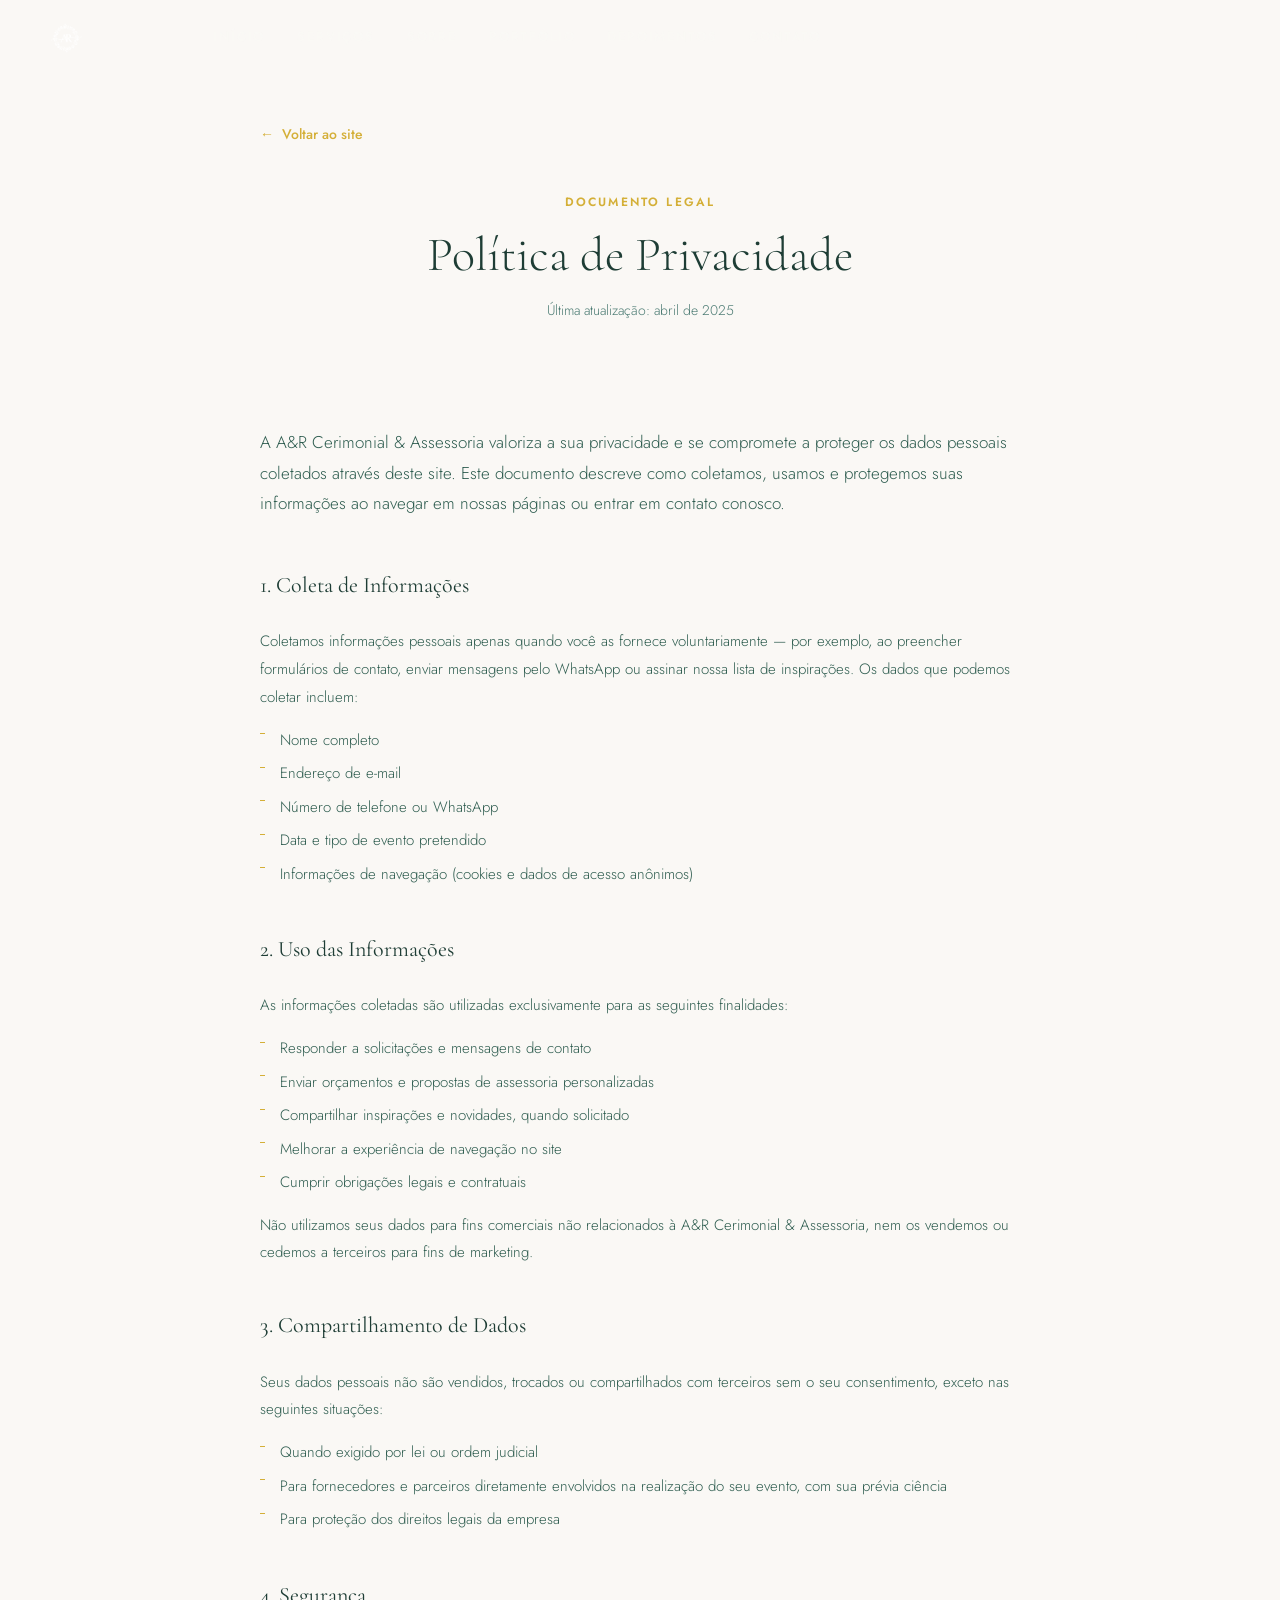
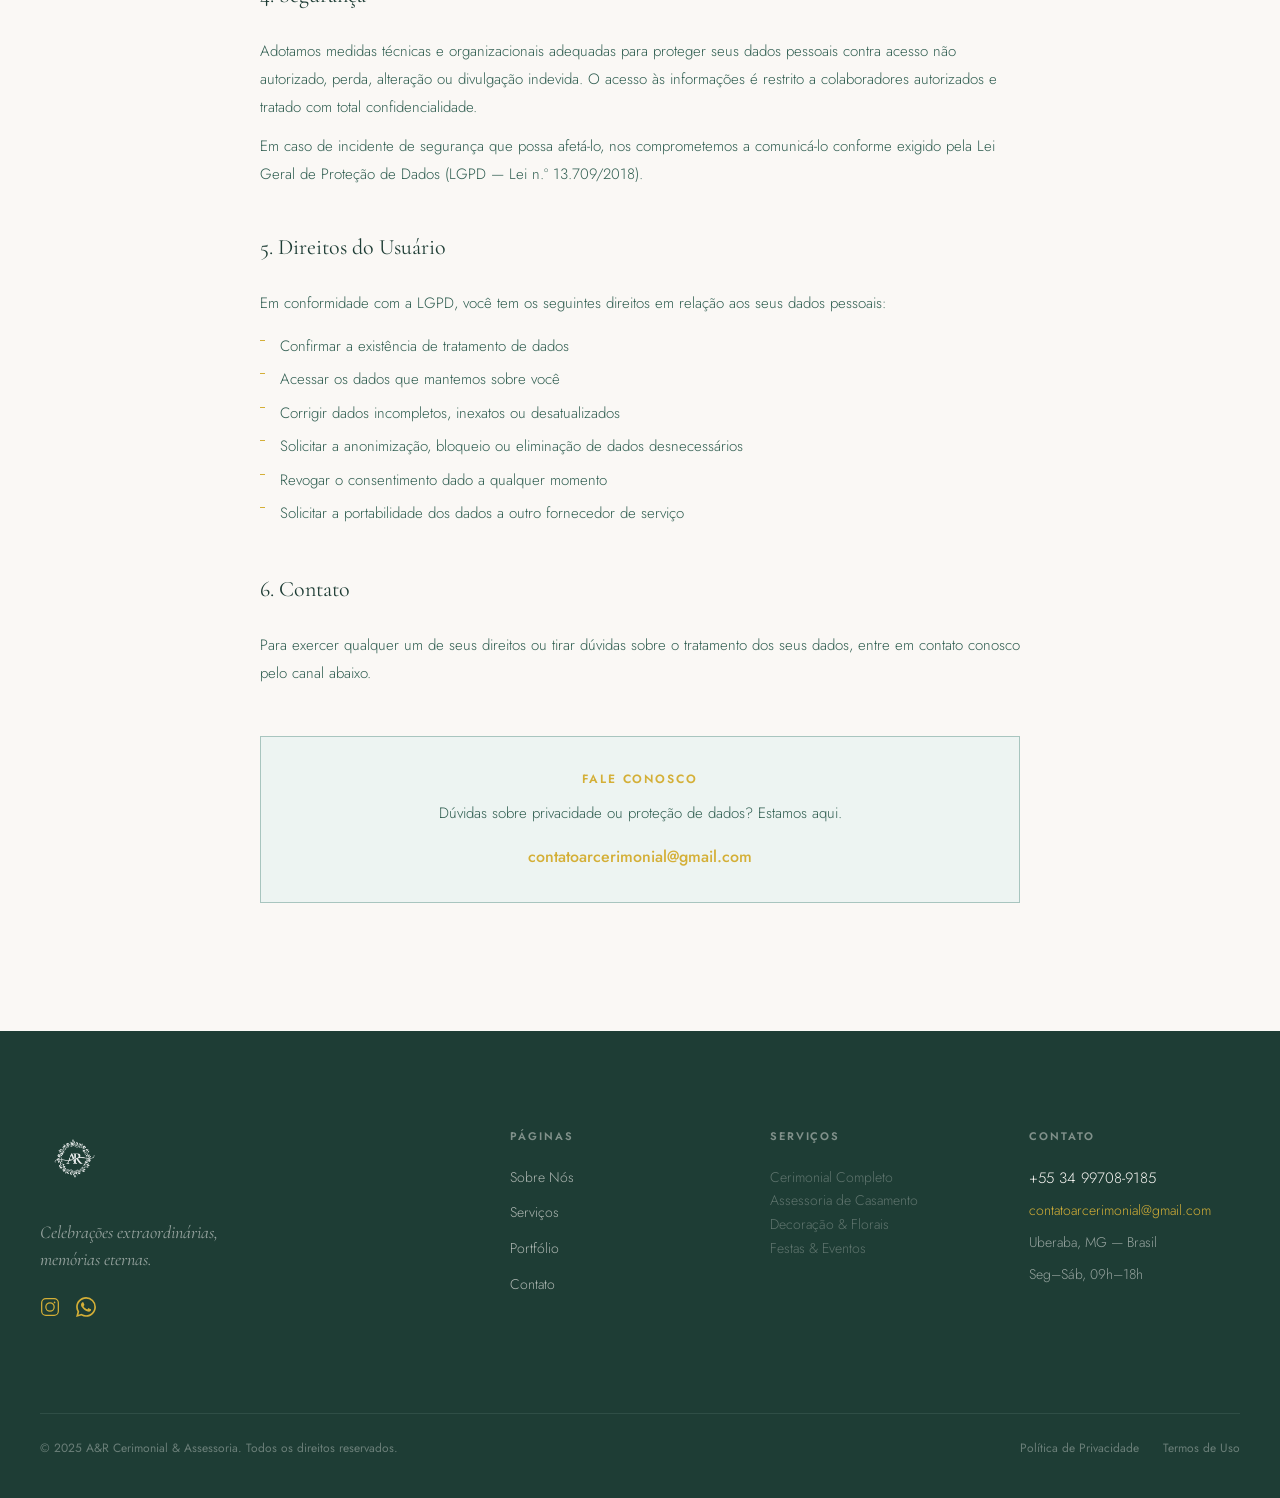
<file: privacidade.html>
<!doctype html>
<html lang="pt-BR">
  <head>
    <meta charset="UTF-8" />
    <meta name="viewport" content="width=device-width, initial-scale=1.0" />
    <meta
      name="description"
      content="Política de Privacidade da A&R Cerimonial & Assessoria. Saiba como tratamos seus dados pessoais."
    />
    <title>Política de Privacidade — A&amp;R Cerimonial &amp; Assessoria</title>

    <link rel="preconnect" href="https://fonts.googleapis.com" />
    <link rel="preconnect" href="https://fonts.gstatic.com" crossorigin />
    <link
      href="https://fonts.googleapis.com/css2?family=Cormorant+Garamond:ital,wght@0,300;0,400;0,500;1,300;1,400&family=Jost:wght@300;400;500;600&family=Great+Vibes&display=swap"
      rel="stylesheet"
    />

    <link rel="stylesheet" href="style.css" />
    <style>
      /* ── Estilos das páginas legais ── */
      .legal-page {
        background: var(--color-surface-base);
        padding-top: 120px;
        padding-bottom: var(--sp-32);
        min-height: 70vh;
      }
      .legal-back {
        display: inline-flex;
        align-items: center;
        gap: var(--sp-2);
        font-family: var(--font-sans);
        font-size: .875rem;
        font-weight: 500;
        color: var(--color-brand-secondary);
        text-decoration: none;
        margin-bottom: var(--sp-10);
        transition: gap 200ms;
      }
      .legal-back::before { content: '←'; }
      .legal-back:hover { gap: var(--sp-3); }
      .legal-page__header {
        text-align: center;
        margin-bottom: var(--sp-16);
        padding-bottom: var(--sp-10);
        border-bottom: 1px solid var(--color-border);
      }
      .legal-page__kicker {
        display: inline-block;
        font-family: var(--font-sans);
        font-size: .75rem;
        font-weight: 600;
        letter-spacing: .18em;
        text-transform: uppercase;
        color: var(--color-brand-secondary);
        margin-bottom: var(--sp-4);
      }
      .legal-page__title {
        font-family: var(--font-serif);
        font-size: clamp(2rem, 4vw, 3rem);
        font-weight: 300;
        line-height: 1.15;
        color: var(--color-text-primary);
        margin-bottom: var(--sp-4);
      }
      .legal-page__date {
        font-family: var(--font-sans);
        font-size: .875rem;
        color: var(--color-text-muted);
        font-weight: 300;
      }
      .legal-page__body { max-width: 760px; margin: 0 auto; }
      .legal-page__intro {
        font-family: var(--font-sans);
        font-size: 1.0625rem;
        font-weight: 300;
        line-height: 1.8;
        color: var(--color-text-secondary);
        margin-bottom: var(--sp-12);
      }
      .legal-section { margin-bottom: var(--sp-10); }
      .legal-section__title {
        font-family: var(--font-serif);
        font-size: 1.375rem;
        font-weight: 400;
        color: var(--color-text-primary);
        margin-bottom: var(--sp-4);
        padding-bottom: var(--sp-2);
        border-bottom: 1px solid var(--color-border);
      }
      .legal-section__text {
        font-family: var(--font-sans);
        font-size: .9375rem;
        font-weight: 300;
        line-height: 1.85;
        color: var(--color-text-secondary);
        margin-bottom: var(--sp-3);
      }
      .legal-section__list {
        list-style: none;
        padding: 0;
        margin: var(--sp-3) 0;
      }
      .legal-section__list li {
        font-family: var(--font-sans);
        font-size: .9375rem;
        font-weight: 300;
        line-height: 1.7;
        color: var(--color-text-secondary);
        padding: var(--sp-1) 0 var(--sp-1) var(--sp-5);
        position: relative;
      }
      .legal-section__list li::before {
        content: '';
        position: absolute;
        left: 0;
        top: .65em;
        width: 5px;
        height: 1px;
        background: var(--color-brand-secondary);
      }
      .legal-contact-box {
        background: var(--color-surface-muted);
        border: var(--border-accent);
        padding: var(--sp-8) var(--sp-10);
        margin-top: var(--sp-12);
        text-align: center;
      }
      .legal-contact-box__label {
        display: block;
        font-family: var(--font-sans);
        font-size: .75rem;
        font-weight: 600;
        letter-spacing: .16em;
        text-transform: uppercase;
        color: var(--color-brand-secondary);
        margin-bottom: var(--sp-3);
      }
      .legal-contact-box__text {
        font-family: var(--font-sans);
        font-size: .9375rem;
        font-weight: 300;
        color: var(--color-text-secondary);
        line-height: 1.7;
        margin-bottom: var(--sp-4);
      }
      .legal-contact-box__email {
        font-family: var(--font-sans);
        font-size: 1rem;
        font-weight: 500;
        color: var(--color-brand-secondary);
        text-decoration: none;
        transition: opacity 200ms;
      }
      .legal-contact-box__email:hover { opacity: .75; }
    </style>
  </head>
  <body>
    <a href="#main-content" class="skip-link">Ir para o conteúdo principal</a>

    <!-- Navegação -->
    <header class="nav" id="site-nav" role="banner" data-scrolled="true">
      <div class="nav__container">
        <a href="index.html" aria-label="A&amp;R Cerimonial — voltar ao início">
          <img
            src="img/logo.png"
            alt="A&amp;R Cerimonial"
            class="nav__logo-img"
            height="52"
            loading="eager"
          />
        </a>

        <nav class="nav__links" aria-label="Navegação principal">
          <a href="index.html#inicio" class="nav__link">Início</a>
          <a href="index.html#servicos" class="nav__link">Serviços</a>
          <a href="index.html#sobre" class="nav__link">Sobre</a>
          <a href="index.html#portfolio" class="nav__link">Portfólio</a>
          <a href="index.html#depoimentos" class="nav__link">Depoimentos</a>
          <a href="index.html#contato" class="nav__link">Contato</a>
        </nav>

        <a
          href="https://wa.me/5534997089185?text=Ol%C3%A1!%20Vim%20pelo%20site%20e%20gostaria%20de%20agendar%20uma%20conversa."
          class="btn btn--ghost-dark nav__cta"
          target="_blank"
          rel="noopener noreferrer"
          >Agende uma Conversa</a
        >

        <button
          class="nav__hamburger"
          aria-label="Abrir menu de navegação"
          aria-expanded="false"
          aria-controls="mobile-menu"
        >
          <span class="nav__hamburger-line"></span>
          <span class="nav__hamburger-line"></span>
          <span class="nav__hamburger-line"></span>
        </button>
      </div>
    </header>

    <!-- Menu Mobile -->
    <div
      class="mobile-menu"
      id="mobile-menu"
      aria-hidden="true"
      role="dialog"
      aria-modal="true"
      aria-label="Menu de navegação"
    >
      <button class="mobile-menu__close" aria-label="Fechar menu">&#x2715;</button>
      <nav class="mobile-menu__nav" aria-label="Menu mobile">
        <a href="index.html#inicio" class="mobile-menu__link">Início</a>
        <a href="index.html#servicos" class="mobile-menu__link">Serviços</a>
        <a href="index.html#sobre" class="mobile-menu__link">Sobre</a>
        <a href="index.html#portfolio" class="mobile-menu__link">Portfólio</a>
        <a href="index.html#depoimentos" class="mobile-menu__link">Depoimentos</a>
        <a href="index.html#contato" class="mobile-menu__link">Contato</a>
      </nav>
      <a
        href="https://wa.me/5534997089185?text=Ol%C3%A1!%20Vim%20pelo%20site%20e%20gostaria%20de%20agendar%20uma%20conversa."
        class="btn btn--gold mobile-menu__cta"
        target="_blank"
        rel="noopener noreferrer"
        >Agende uma Conversa</a
      >
    </div>

    <main id="main-content">
      <section class="legal-page">
        <div class="container">
          <div class="legal-page__body">

            <a href="index.html" class="legal-back">Voltar ao site</a>

            <header class="legal-page__header">
              <span class="legal-page__kicker">Documento Legal</span>
              <h1 class="legal-page__title">Política de Privacidade</h1>
              <p class="legal-page__date">Última atualização: abril de 2025</p>
            </header>

            <p class="legal-page__intro">
              A A&amp;R Cerimonial &amp; Assessoria valoriza a sua privacidade e se
              compromete a proteger os dados pessoais coletados através deste site.
              Este documento descreve como coletamos, usamos e protegemos suas
              informações ao navegar em nossas páginas ou entrar em contato conosco.
            </p>

            <div class="legal-section">
              <h2 class="legal-section__title">1. Coleta de Informações</h2>
              <p class="legal-section__text">
                Coletamos informações pessoais apenas quando você as fornece
                voluntariamente — por exemplo, ao preencher formulários de contato,
                enviar mensagens pelo WhatsApp ou assinar nossa lista de inspirações.
                Os dados que podemos coletar incluem:
              </p>
              <ul class="legal-section__list">
                <li>Nome completo</li>
                <li>Endereço de e-mail</li>
                <li>Número de telefone ou WhatsApp</li>
                <li>Data e tipo de evento pretendido</li>
                <li>Informações de navegação (cookies e dados de acesso anônimos)</li>
              </ul>
            </div>

            <div class="legal-section">
              <h2 class="legal-section__title">2. Uso das Informações</h2>
              <p class="legal-section__text">
                As informações coletadas são utilizadas exclusivamente para as
                seguintes finalidades:
              </p>
              <ul class="legal-section__list">
                <li>Responder a solicitações e mensagens de contato</li>
                <li>Enviar orçamentos e propostas de assessoria personalizadas</li>
                <li>Compartilhar inspirações e novidades, quando solicitado</li>
                <li>Melhorar a experiência de navegação no site</li>
                <li>Cumprir obrigações legais e contratuais</li>
              </ul>
              <p class="legal-section__text">
                Não utilizamos seus dados para fins comerciais não relacionados à
                A&amp;R Cerimonial &amp; Assessoria, nem os vendemos ou cedemos a
                terceiros para fins de marketing.
              </p>
            </div>

            <div class="legal-section">
              <h2 class="legal-section__title">3. Compartilhamento de Dados</h2>
              <p class="legal-section__text">
                Seus dados pessoais não são vendidos, trocados ou compartilhados com
                terceiros sem o seu consentimento, exceto nas seguintes situações:
              </p>
              <ul class="legal-section__list">
                <li>Quando exigido por lei ou ordem judicial</li>
                <li>Para fornecedores e parceiros diretamente envolvidos na realização do seu evento, com sua prévia ciência</li>
                <li>Para proteção dos direitos legais da empresa</li>
              </ul>
            </div>

            <div class="legal-section">
              <h2 class="legal-section__title">4. Segurança</h2>
              <p class="legal-section__text">
                Adotamos medidas técnicas e organizacionais adequadas para proteger
                seus dados pessoais contra acesso não autorizado, perda, alteração ou
                divulgação indevida. O acesso às informações é restrito a
                colaboradores autorizados e tratado com total confidencialidade.
              </p>
              <p class="legal-section__text">
                Em caso de incidente de segurança que possa afetá-lo, nos
                comprometemos a comunicá-lo conforme exigido pela Lei Geral de
                Proteção de Dados (LGPD — Lei n.º 13.709/2018).
              </p>
            </div>

            <div class="legal-section">
              <h2 class="legal-section__title">5. Direitos do Usuário</h2>
              <p class="legal-section__text">
                Em conformidade com a LGPD, você tem os seguintes direitos em relação
                aos seus dados pessoais:
              </p>
              <ul class="legal-section__list">
                <li>Confirmar a existência de tratamento de dados</li>
                <li>Acessar os dados que mantemos sobre você</li>
                <li>Corrigir dados incompletos, inexatos ou desatualizados</li>
                <li>Solicitar a anonimização, bloqueio ou eliminação de dados desnecessários</li>
                <li>Revogar o consentimento dado a qualquer momento</li>
                <li>Solicitar a portabilidade dos dados a outro fornecedor de serviço</li>
              </ul>
            </div>

            <div class="legal-section">
              <h2 class="legal-section__title">6. Contato</h2>
              <p class="legal-section__text">
                Para exercer qualquer um de seus direitos ou tirar dúvidas sobre o
                tratamento dos seus dados, entre em contato conosco pelo canal abaixo.
              </p>
            </div>

            <div class="legal-contact-box">
              <span class="legal-contact-box__label">Fale Conosco</span>
              <p class="legal-contact-box__text">
                Dúvidas sobre privacidade ou proteção de dados? Estamos aqui.
              </p>
              <a
                href="mailto:contatoarcerimonial@gmail.com"
                class="legal-contact-box__email"
              >contatoarcerimonial@gmail.com</a>
            </div>

          </div>
        </div>
      </section>
    </main>

    <!-- Rodapé -->
    <footer class="footer" role="contentinfo">
      <div class="container">
        <div class="footer__grid">

          <div class="footer__brand">
            <span class="footer__logo" aria-label="A&amp;R Cerimonial">
              <img
                src="img/logo.png"
                alt="A&amp;R Cerimonial"
                class="footer__logo-img"
                height="68"
                loading="lazy"
              />
            </span>
            <p class="footer__tagline">
              Celebrações extraordinárias,<br />memórias eternas.
            </p>
            <div class="footer__social" aria-label="Redes sociais">
              <a
                href="https://instagram.com/arcerimoniale_"
                class="footer__social-link"
                target="_blank"
                rel="noopener noreferrer"
                aria-label="Instagram @arcerimoniale_"
              >
                <svg width="20" height="20" viewBox="0 0 24 24" fill="none" aria-hidden="true">
                  <rect x="2" y="2" width="20" height="20" rx="5" stroke="currentColor" stroke-width="1.5"/>
                  <circle cx="12" cy="12" r="5" stroke="currentColor" stroke-width="1.5"/>
                  <circle cx="17.5" cy="6.5" r="1" fill="currentColor"/>
                </svg>
              </a>
              <a
                href="https://wa.me/5534997089185?text=Olá!%20Vim%20pelo%20site%20da%20A%26R%20Assessoria%20%26%20Cerimonial%20e%20gostaria%20de%20mais%20informações."
                class="footer__social-link"
                target="_blank"
                rel="noopener noreferrer"
                aria-label="WhatsApp"
              >
                <svg width="20" height="20" viewBox="0 0 24 24" fill="none" aria-hidden="true">
                  <path d="M17.472 14.382c-.297-.149-1.758-.867-2.03-.967-.273-.099-.471-.148-.67.15-.197.297-.767.966-.94 1.164-.173.199-.347.223-.644.075-.297-.15-1.255-.463-2.39-1.475-.883-.788-1.48-1.761-1.653-2.059-.173-.297-.018-.458.13-.606.134-.133.298-.347.446-.52.149-.174.198-.298.298-.497.099-.198.05-.371-.025-.52-.075-.149-.669-1.612-.916-2.207-.242-.579-.487-.5-.669-.51-.173-.008-.371-.01-.57-.01-.198 0-.52.074-.792.372-.272.297-1.04 1.016-1.04 2.479 0 1.462 1.065 2.875 1.213 3.074.149.198 2.096 3.2 5.077 4.487.709.306 1.262.489 1.694.625.712.227 1.36.195 1.871.118.571-.085 1.758-.719 2.006-1.413.248-.694.248-1.289.173-1.413-.074-.124-.272-.198-.57-.347m-5.421 7.403h-.004a9.87 9.87 0 01-5.031-1.378l-.361-.214-3.741.982.998-3.648-.235-.374a9.86 9.86 0 01-1.51-5.26c.001-5.45 4.436-9.884 9.888-9.884 2.64 0 5.122 1.03 6.988 2.898a9.825 9.825 0 012.893 6.994c-.003 5.45-4.437 9.884-9.885 9.884m8.413-18.297A11.815 11.815 0 0012.05 0C5.495 0 .16 5.335.157 11.892c0 2.096.547 4.142 1.588 5.945L.057 24l6.305-1.654a11.882 11.882 0 005.683 1.448h.005c6.554 0 11.89-5.335 11.893-11.893a11.821 11.821 0 00-3.48-8.413Z" fill="currentColor"/>
                </svg>
              </a>
            </div>
          </div>

          <div class="footer__col">
            <span class="footer__col-label">Páginas</span>
            <nav aria-label="Links do rodapé — páginas">
              <a href="index.html#sobre" class="footer__link">Sobre Nós</a>
              <a href="index.html#servicos" class="footer__link">Serviços</a>
              <a href="index.html#portfolio" class="footer__link">Portfólio</a>
              <a
                href="https://wa.me/5534997089185?text=Ol%C3%A1!%20Vim%20pelo%20site%20e%20gostaria%20de%20mais%20informa%C3%A7%C3%B5es."
                class="footer__link"
                target="_blank"
                rel="noopener noreferrer"
              >Contato</a>
            </nav>
          </div>

          <div class="footer__col">
            <span class="footer__col-label">Serviços</span>
            <div aria-label="Serviços oferecidos">
              <span class="footer__link footer__link--static">Cerimonial Completo</span>
              <span class="footer__link footer__link--static">Assessoria de Casamento</span>
              <span class="footer__link footer__link--static">Decoração &amp; Florais</span>
              <span class="footer__link footer__link--static">Festas &amp; Eventos</span>
            </div>
          </div>

          <div class="footer__col">
            <span class="footer__col-label">Contato</span>
            <a
              href="https://wa.me/5534997089185?text=Olá!%20Vim%20pelo%20site%20da%20A%26R%20Assessoria%20%26%20Cerimonial%20e%20gostaria%20de%20mais%20informações."
              class="footer__contact-item footer__contact-item--phone"
              target="_blank"
              rel="noopener noreferrer"
            >+55 34 99708-9185</a>
            <a
              href="mailto:contatoarcerimonial@gmail.com"
              class="footer__contact-item footer__contact-item--email"
            >contatoarcerimonial@gmail.com</a>
            <span class="footer__contact-item">Uberaba, MG — Brasil</span>
            <span class="footer__contact-item">Seg–Sáb, 09h–18h</span>
          </div>

        </div>

        <div class="footer__bottom">
          <span class="footer__copy">
            &copy; 2025 A&amp;R Cerimonial &amp; Assessoria. Todos os direitos reservados.
          </span>
          <div class="footer__legal">
            <a href="privacidade.html" class="footer__legal-link" aria-current="page">Política de Privacidade</a>
            <a href="termos.html" class="footer__legal-link">Termos de Uso</a>
          </div>
        </div>
      </div>
    </footer>

    <script src="script.js"></script>
  </body>
</html>
</file>
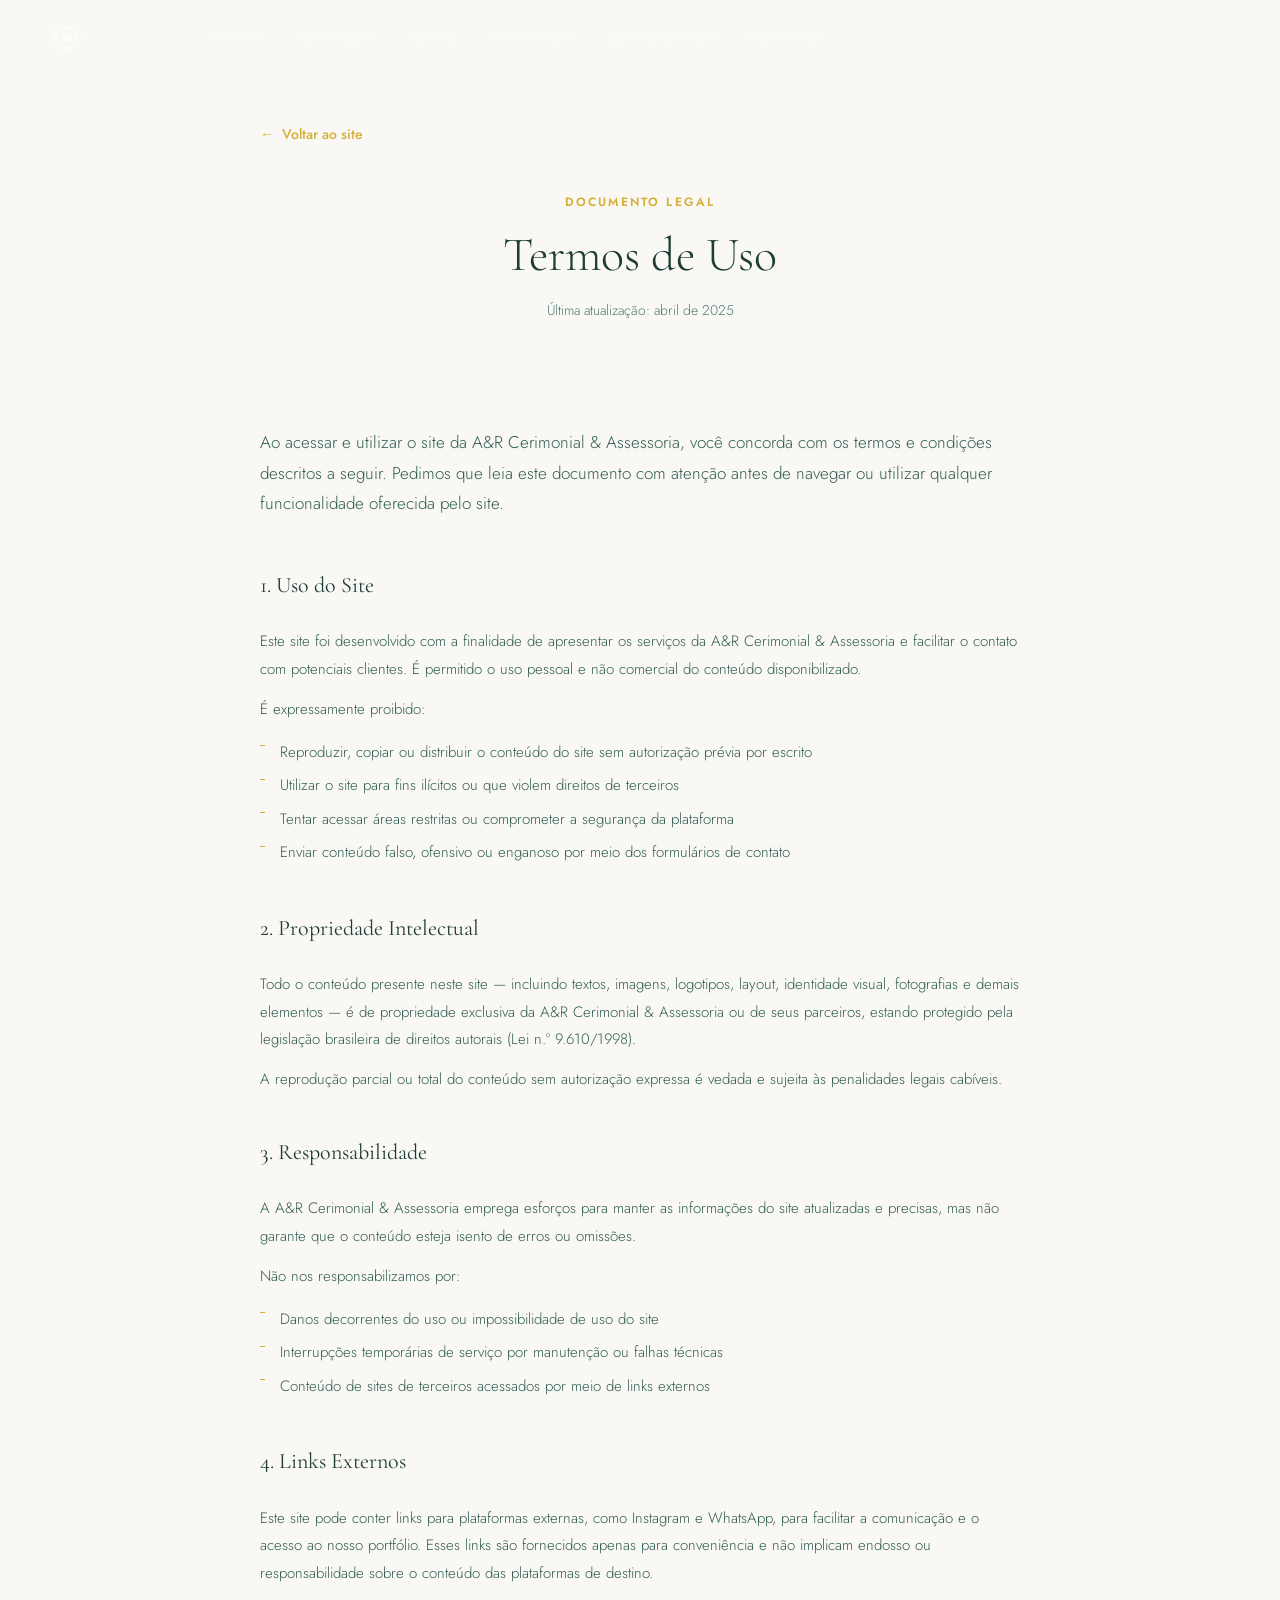
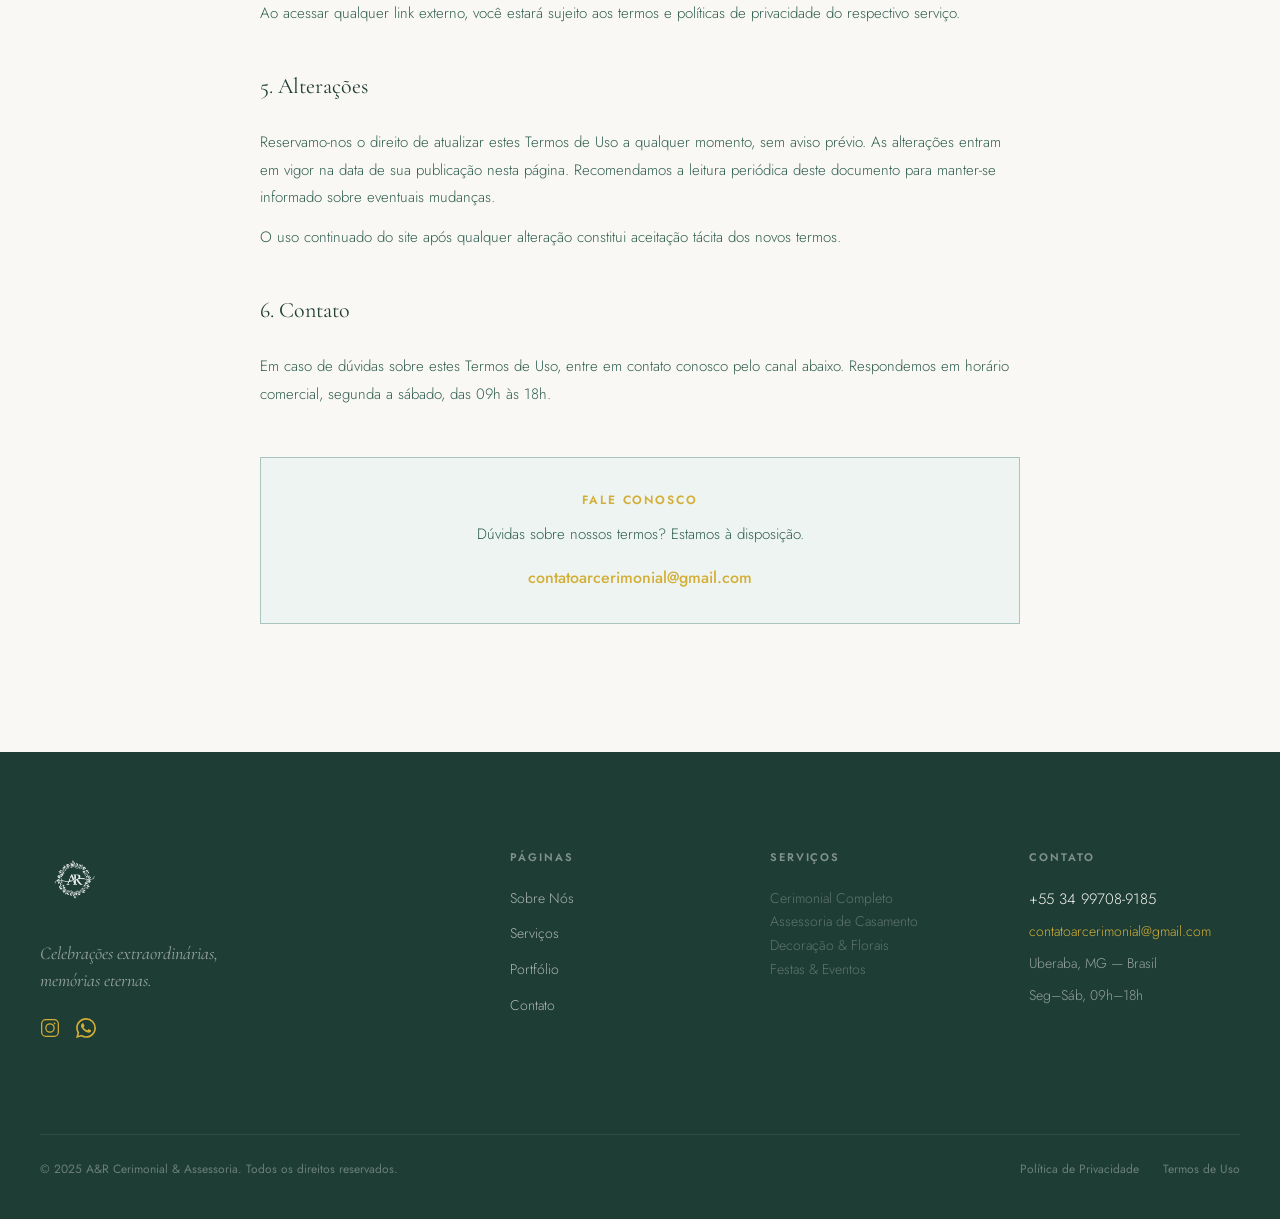
<file: termos.html>
<!doctype html>
<html lang="pt-BR">
  <head>
    <meta charset="UTF-8" />
    <meta name="viewport" content="width=device-width, initial-scale=1.0" />
    <meta
      name="description"
      content="Termos de Uso da A&R Cerimonial & Assessoria. Condições para utilização do nosso site."
    />
    <title>Termos de Uso — A&amp;R Cerimonial &amp; Assessoria</title>

    <link rel="preconnect" href="https://fonts.googleapis.com" />
    <link rel="preconnect" href="https://fonts.gstatic.com" crossorigin />
    <link
      href="https://fonts.googleapis.com/css2?family=Cormorant+Garamond:ital,wght@0,300;0,400;0,500;1,300;1,400&family=Jost:wght@300;400;500;600&family=Great+Vibes&display=swap"
      rel="stylesheet"
    />

    <link rel="stylesheet" href="style.css" />
    <style>
      /* ── Estilos das páginas legais ── */
      .legal-page {
        background: var(--color-surface-base);
        padding-top: 120px;
        padding-bottom: var(--sp-32);
        min-height: 70vh;
      }
      .legal-back {
        display: inline-flex;
        align-items: center;
        gap: var(--sp-2);
        font-family: var(--font-sans);
        font-size: .875rem;
        font-weight: 500;
        color: var(--color-brand-secondary);
        text-decoration: none;
        margin-bottom: var(--sp-10);
        transition: gap 200ms;
      }
      .legal-back::before { content: '←'; }
      .legal-back:hover { gap: var(--sp-3); }
      .legal-page__header {
        text-align: center;
        margin-bottom: var(--sp-16);
        padding-bottom: var(--sp-10);
        border-bottom: 1px solid var(--color-border);
      }
      .legal-page__kicker {
        display: inline-block;
        font-family: var(--font-sans);
        font-size: .75rem;
        font-weight: 600;
        letter-spacing: .18em;
        text-transform: uppercase;
        color: var(--color-brand-secondary);
        margin-bottom: var(--sp-4);
      }
      .legal-page__title {
        font-family: var(--font-serif);
        font-size: clamp(2rem, 4vw, 3rem);
        font-weight: 300;
        line-height: 1.15;
        color: var(--color-text-primary);
        margin-bottom: var(--sp-4);
      }
      .legal-page__date {
        font-family: var(--font-sans);
        font-size: .875rem;
        color: var(--color-text-muted);
        font-weight: 300;
      }
      .legal-page__body { max-width: 760px; margin: 0 auto; }
      .legal-page__intro {
        font-family: var(--font-sans);
        font-size: 1.0625rem;
        font-weight: 300;
        line-height: 1.8;
        color: var(--color-text-secondary);
        margin-bottom: var(--sp-12);
      }
      .legal-section { margin-bottom: var(--sp-10); }
      .legal-section__title {
        font-family: var(--font-serif);
        font-size: 1.375rem;
        font-weight: 400;
        color: var(--color-text-primary);
        margin-bottom: var(--sp-4);
        padding-bottom: var(--sp-2);
        border-bottom: 1px solid var(--color-border);
      }
      .legal-section__text {
        font-family: var(--font-sans);
        font-size: .9375rem;
        font-weight: 300;
        line-height: 1.85;
        color: var(--color-text-secondary);
        margin-bottom: var(--sp-3);
      }
      .legal-section__list {
        list-style: none;
        padding: 0;
        margin: var(--sp-3) 0;
      }
      .legal-section__list li {
        font-family: var(--font-sans);
        font-size: .9375rem;
        font-weight: 300;
        line-height: 1.7;
        color: var(--color-text-secondary);
        padding: var(--sp-1) 0 var(--sp-1) var(--sp-5);
        position: relative;
      }
      .legal-section__list li::before {
        content: '';
        position: absolute;
        left: 0;
        top: .65em;
        width: 5px;
        height: 1px;
        background: var(--color-brand-secondary);
      }
      .legal-contact-box {
        background: var(--color-surface-muted);
        border: var(--border-accent);
        padding: var(--sp-8) var(--sp-10);
        margin-top: var(--sp-12);
        text-align: center;
      }
      .legal-contact-box__label {
        display: block;
        font-family: var(--font-sans);
        font-size: .75rem;
        font-weight: 600;
        letter-spacing: .16em;
        text-transform: uppercase;
        color: var(--color-brand-secondary);
        margin-bottom: var(--sp-3);
      }
      .legal-contact-box__text {
        font-family: var(--font-sans);
        font-size: .9375rem;
        font-weight: 300;
        color: var(--color-text-secondary);
        line-height: 1.7;
        margin-bottom: var(--sp-4);
      }
      .legal-contact-box__email {
        font-family: var(--font-sans);
        font-size: 1rem;
        font-weight: 500;
        color: var(--color-brand-secondary);
        text-decoration: none;
        transition: opacity 200ms;
      }
      .legal-contact-box__email:hover { opacity: .75; }
    </style>
  </head>
  <body>
    <a href="#main-content" class="skip-link">Ir para o conteúdo principal</a>

    <!-- Navegação -->
    <header class="nav" id="site-nav" role="banner" data-scrolled="true">
      <div class="nav__container">
        <a href="index.html" aria-label="A&amp;R Cerimonial — voltar ao início">
          <img
            src="img/logo.png"
            alt="A&amp;R Cerimonial"
            class="nav__logo-img"
            height="52"
            loading="eager"
          />
        </a>

        <nav class="nav__links" aria-label="Navegação principal">
          <a href="index.html#inicio" class="nav__link">Início</a>
          <a href="index.html#servicos" class="nav__link">Serviços</a>
          <a href="index.html#sobre" class="nav__link">Sobre</a>
          <a href="index.html#portfolio" class="nav__link">Portfólio</a>
          <a href="index.html#depoimentos" class="nav__link">Depoimentos</a>
          <a href="index.html#contato" class="nav__link">Contato</a>
        </nav>

        <a
          href="https://wa.me/5534997089185?text=Ol%C3%A1!%20Vim%20pelo%20site%20e%20gostaria%20de%20agendar%20uma%20conversa."
          class="btn btn--ghost-dark nav__cta"
          target="_blank"
          rel="noopener noreferrer"
          >Agende uma Conversa</a
        >

        <button
          class="nav__hamburger"
          aria-label="Abrir menu de navegação"
          aria-expanded="false"
          aria-controls="mobile-menu"
        >
          <span class="nav__hamburger-line"></span>
          <span class="nav__hamburger-line"></span>
          <span class="nav__hamburger-line"></span>
        </button>
      </div>
    </header>

    <!-- Menu Mobile -->
    <div
      class="mobile-menu"
      id="mobile-menu"
      aria-hidden="true"
      role="dialog"
      aria-modal="true"
      aria-label="Menu de navegação"
    >
      <button class="mobile-menu__close" aria-label="Fechar menu">&#x2715;</button>
      <nav class="mobile-menu__nav" aria-label="Menu mobile">
        <a href="index.html#inicio" class="mobile-menu__link">Início</a>
        <a href="index.html#servicos" class="mobile-menu__link">Serviços</a>
        <a href="index.html#sobre" class="mobile-menu__link">Sobre</a>
        <a href="index.html#portfolio" class="mobile-menu__link">Portfólio</a>
        <a href="index.html#depoimentos" class="mobile-menu__link">Depoimentos</a>
        <a href="index.html#contato" class="mobile-menu__link">Contato</a>
      </nav>
      <a
        href="https://wa.me/5534997089185?text=Ol%C3%A1!%20Vim%20pelo%20site%20e%20gostaria%20de%20agendar%20uma%20conversa."
        class="btn btn--gold mobile-menu__cta"
        target="_blank"
        rel="noopener noreferrer"
        >Agende uma Conversa</a
      >
    </div>

    <main id="main-content">
      <section class="legal-page">
        <div class="container">
          <div class="legal-page__body">

            <a href="index.html" class="legal-back">Voltar ao site</a>

            <header class="legal-page__header">
              <span class="legal-page__kicker">Documento Legal</span>
              <h1 class="legal-page__title">Termos de Uso</h1>
              <p class="legal-page__date">Última atualização: abril de 2025</p>
            </header>

            <p class="legal-page__intro">
              Ao acessar e utilizar o site da A&amp;R Cerimonial &amp; Assessoria,
              você concorda com os termos e condições descritos a seguir. Pedimos que
              leia este documento com atenção antes de navegar ou utilizar qualquer
              funcionalidade oferecida pelo site.
            </p>

            <div class="legal-section">
              <h2 class="legal-section__title">1. Uso do Site</h2>
              <p class="legal-section__text">
                Este site foi desenvolvido com a finalidade de apresentar os serviços
                da A&amp;R Cerimonial &amp; Assessoria e facilitar o contato com
                potenciais clientes. É permitido o uso pessoal e não comercial do
                conteúdo disponibilizado.
              </p>
              <p class="legal-section__text">
                É expressamente proibido:
              </p>
              <ul class="legal-section__list">
                <li>Reproduzir, copiar ou distribuir o conteúdo do site sem autorização prévia por escrito</li>
                <li>Utilizar o site para fins ilícitos ou que violem direitos de terceiros</li>
                <li>Tentar acessar áreas restritas ou comprometer a segurança da plataforma</li>
                <li>Enviar conteúdo falso, ofensivo ou enganoso por meio dos formulários de contato</li>
              </ul>
            </div>

            <div class="legal-section">
              <h2 class="legal-section__title">2. Propriedade Intelectual</h2>
              <p class="legal-section__text">
                Todo o conteúdo presente neste site — incluindo textos, imagens,
                logotipos, layout, identidade visual, fotografias e demais elementos —
                é de propriedade exclusiva da A&amp;R Cerimonial &amp; Assessoria ou
                de seus parceiros, estando protegido pela legislação brasileira de
                direitos autorais (Lei n.º 9.610/1998).
              </p>
              <p class="legal-section__text">
                A reprodução parcial ou total do conteúdo sem autorização expressa é
                vedada e sujeita às penalidades legais cabíveis.
              </p>
            </div>

            <div class="legal-section">
              <h2 class="legal-section__title">3. Responsabilidade</h2>
              <p class="legal-section__text">
                A A&amp;R Cerimonial &amp; Assessoria emprega esforços para manter
                as informações do site atualizadas e precisas, mas não garante que o
                conteúdo esteja isento de erros ou omissões.
              </p>
              <p class="legal-section__text">
                Não nos responsabilizamos por:
              </p>
              <ul class="legal-section__list">
                <li>Danos decorrentes do uso ou impossibilidade de uso do site</li>
                <li>Interrupções temporárias de serviço por manutenção ou falhas técnicas</li>
                <li>Conteúdo de sites de terceiros acessados por meio de links externos</li>
              </ul>
            </div>

            <div class="legal-section">
              <h2 class="legal-section__title">4. Links Externos</h2>
              <p class="legal-section__text">
                Este site pode conter links para plataformas externas, como Instagram
                e WhatsApp, para facilitar a comunicação e o acesso ao nosso
                portfólio. Esses links são fornecidos apenas para conveniência e não
                implicam endosso ou responsabilidade sobre o conteúdo das plataformas
                de destino.
              </p>
              <p class="legal-section__text">
                Ao acessar qualquer link externo, você estará sujeito aos termos e
                políticas de privacidade do respectivo serviço.
              </p>
            </div>

            <div class="legal-section">
              <h2 class="legal-section__title">5. Alterações</h2>
              <p class="legal-section__text">
                Reservamo-nos o direito de atualizar estes Termos de Uso a qualquer
                momento, sem aviso prévio. As alterações entram em vigor na data de
                sua publicação nesta página. Recomendamos a leitura periódica deste
                documento para manter-se informado sobre eventuais mudanças.
              </p>
              <p class="legal-section__text">
                O uso continuado do site após qualquer alteração constitui aceitação
                tácita dos novos termos.
              </p>
            </div>

            <div class="legal-section">
              <h2 class="legal-section__title">6. Contato</h2>
              <p class="legal-section__text">
                Em caso de dúvidas sobre estes Termos de Uso, entre em contato
                conosco pelo canal abaixo. Respondemos em horário comercial,
                segunda a sábado, das 09h às 18h.
              </p>
            </div>

            <div class="legal-contact-box">
              <span class="legal-contact-box__label">Fale Conosco</span>
              <p class="legal-contact-box__text">
                Dúvidas sobre nossos termos? Estamos à disposição.
              </p>
              <a
                href="mailto:contatoarcerimonial@gmail.com"
                class="legal-contact-box__email"
              >contatoarcerimonial@gmail.com</a>
            </div>

          </div>
        </div>
      </section>
    </main>

    <!-- Rodapé -->
    <footer class="footer" role="contentinfo">
      <div class="container">
        <div class="footer__grid">

          <div class="footer__brand">
            <span class="footer__logo" aria-label="A&amp;R Cerimonial">
              <img
                src="img/logo.png"
                alt="A&amp;R Cerimonial"
                class="footer__logo-img"
                height="68"
                loading="lazy"
              />
            </span>
            <p class="footer__tagline">
              Celebrações extraordinárias,<br />memórias eternas.
            </p>
            <div class="footer__social" aria-label="Redes sociais">
              <a
                href="https://instagram.com/arcerimoniale_"
                class="footer__social-link"
                target="_blank"
                rel="noopener noreferrer"
                aria-label="Instagram @arcerimoniale_"
              >
                <svg width="20" height="20" viewBox="0 0 24 24" fill="none" aria-hidden="true">
                  <rect x="2" y="2" width="20" height="20" rx="5" stroke="currentColor" stroke-width="1.5"/>
                  <circle cx="12" cy="12" r="5" stroke="currentColor" stroke-width="1.5"/>
                  <circle cx="17.5" cy="6.5" r="1" fill="currentColor"/>
                </svg>
              </a>
              <a
                href="https://wa.me/5534997089185?text=Olá!%20Vim%20pelo%20site%20da%20A%26R%20Assessoria%20%26%20Cerimonial%20e%20gostaria%20de%20mais%20informações."
                class="footer__social-link"
                target="_blank"
                rel="noopener noreferrer"
                aria-label="WhatsApp"
              >
                <svg width="20" height="20" viewBox="0 0 24 24" fill="none" aria-hidden="true">
                  <path d="M17.472 14.382c-.297-.149-1.758-.867-2.03-.967-.273-.099-.471-.148-.67.15-.197.297-.767.966-.94 1.164-.173.199-.347.223-.644.075-.297-.15-1.255-.463-2.39-1.475-.883-.788-1.48-1.761-1.653-2.059-.173-.297-.018-.458.13-.606.134-.133.298-.347.446-.52.149-.174.198-.298.298-.497.099-.198.05-.371-.025-.52-.075-.149-.669-1.612-.916-2.207-.242-.579-.487-.5-.669-.51-.173-.008-.371-.01-.57-.01-.198 0-.52.074-.792.372-.272.297-1.04 1.016-1.04 2.479 0 1.462 1.065 2.875 1.213 3.074.149.198 2.096 3.2 5.077 4.487.709.306 1.262.489 1.694.625.712.227 1.36.195 1.871.118.571-.085 1.758-.719 2.006-1.413.248-.694.248-1.289.173-1.413-.074-.124-.272-.198-.57-.347m-5.421 7.403h-.004a9.87 9.87 0 01-5.031-1.378l-.361-.214-3.741.982.998-3.648-.235-.374a9.86 9.86 0 01-1.51-5.26c.001-5.45 4.436-9.884 9.888-9.884 2.64 0 5.122 1.03 6.988 2.898a9.825 9.825 0 012.893 6.994c-.003 5.45-4.437 9.884-9.885 9.884m8.413-18.297A11.815 11.815 0 0012.05 0C5.495 0 .16 5.335.157 11.892c0 2.096.547 4.142 1.588 5.945L.057 24l6.305-1.654a11.882 11.882 0 005.683 1.448h.005c6.554 0 11.89-5.335 11.893-11.893a11.821 11.821 0 00-3.48-8.413Z" fill="currentColor"/>
                </svg>
              </a>
            </div>
          </div>

          <div class="footer__col">
            <span class="footer__col-label">Páginas</span>
            <nav aria-label="Links do rodapé — páginas">
              <a href="index.html#sobre" class="footer__link">Sobre Nós</a>
              <a href="index.html#servicos" class="footer__link">Serviços</a>
              <a href="index.html#portfolio" class="footer__link">Portfólio</a>
              <a
                href="https://wa.me/5534997089185?text=Ol%C3%A1!%20Vim%20pelo%20site%20e%20gostaria%20de%20mais%20informa%C3%A7%C3%B5es."
                class="footer__link"
                target="_blank"
                rel="noopener noreferrer"
              >Contato</a>
            </nav>
          </div>

          <div class="footer__col">
            <span class="footer__col-label">Serviços</span>
            <div aria-label="Serviços oferecidos">
              <span class="footer__link footer__link--static">Cerimonial Completo</span>
              <span class="footer__link footer__link--static">Assessoria de Casamento</span>
              <span class="footer__link footer__link--static">Decoração &amp; Florais</span>
              <span class="footer__link footer__link--static">Festas &amp; Eventos</span>
            </div>
          </div>

          <div class="footer__col">
            <span class="footer__col-label">Contato</span>
            <a
              href="https://wa.me/5534997089185?text=Olá!%20Vim%20pelo%20site%20da%20A%26R%20Assessoria%20%26%20Cerimonial%20e%20gostaria%20de%20mais%20informações."
              class="footer__contact-item footer__contact-item--phone"
              target="_blank"
              rel="noopener noreferrer"
            >+55 34 99708-9185</a>
            <a
              href="mailto:contatoarcerimonial@gmail.com"
              class="footer__contact-item footer__contact-item--email"
            >contatoarcerimonial@gmail.com</a>
            <span class="footer__contact-item">Uberaba, MG — Brasil</span>
            <span class="footer__contact-item">Seg–Sáb, 09h–18h</span>
          </div>

        </div>

        <div class="footer__bottom">
          <span class="footer__copy">
            &copy; 2025 A&amp;R Cerimonial &amp; Assessoria. Todos os direitos reservados.
          </span>
          <div class="footer__legal">
            <a href="privacidade.html" class="footer__legal-link">Política de Privacidade</a>
            <a href="termos.html" class="footer__legal-link" aria-current="page">Termos de Uso</a>
          </div>
        </div>
      </div>
    </footer>

    <script src="script.js"></script>
  </body>
</html>
</file>
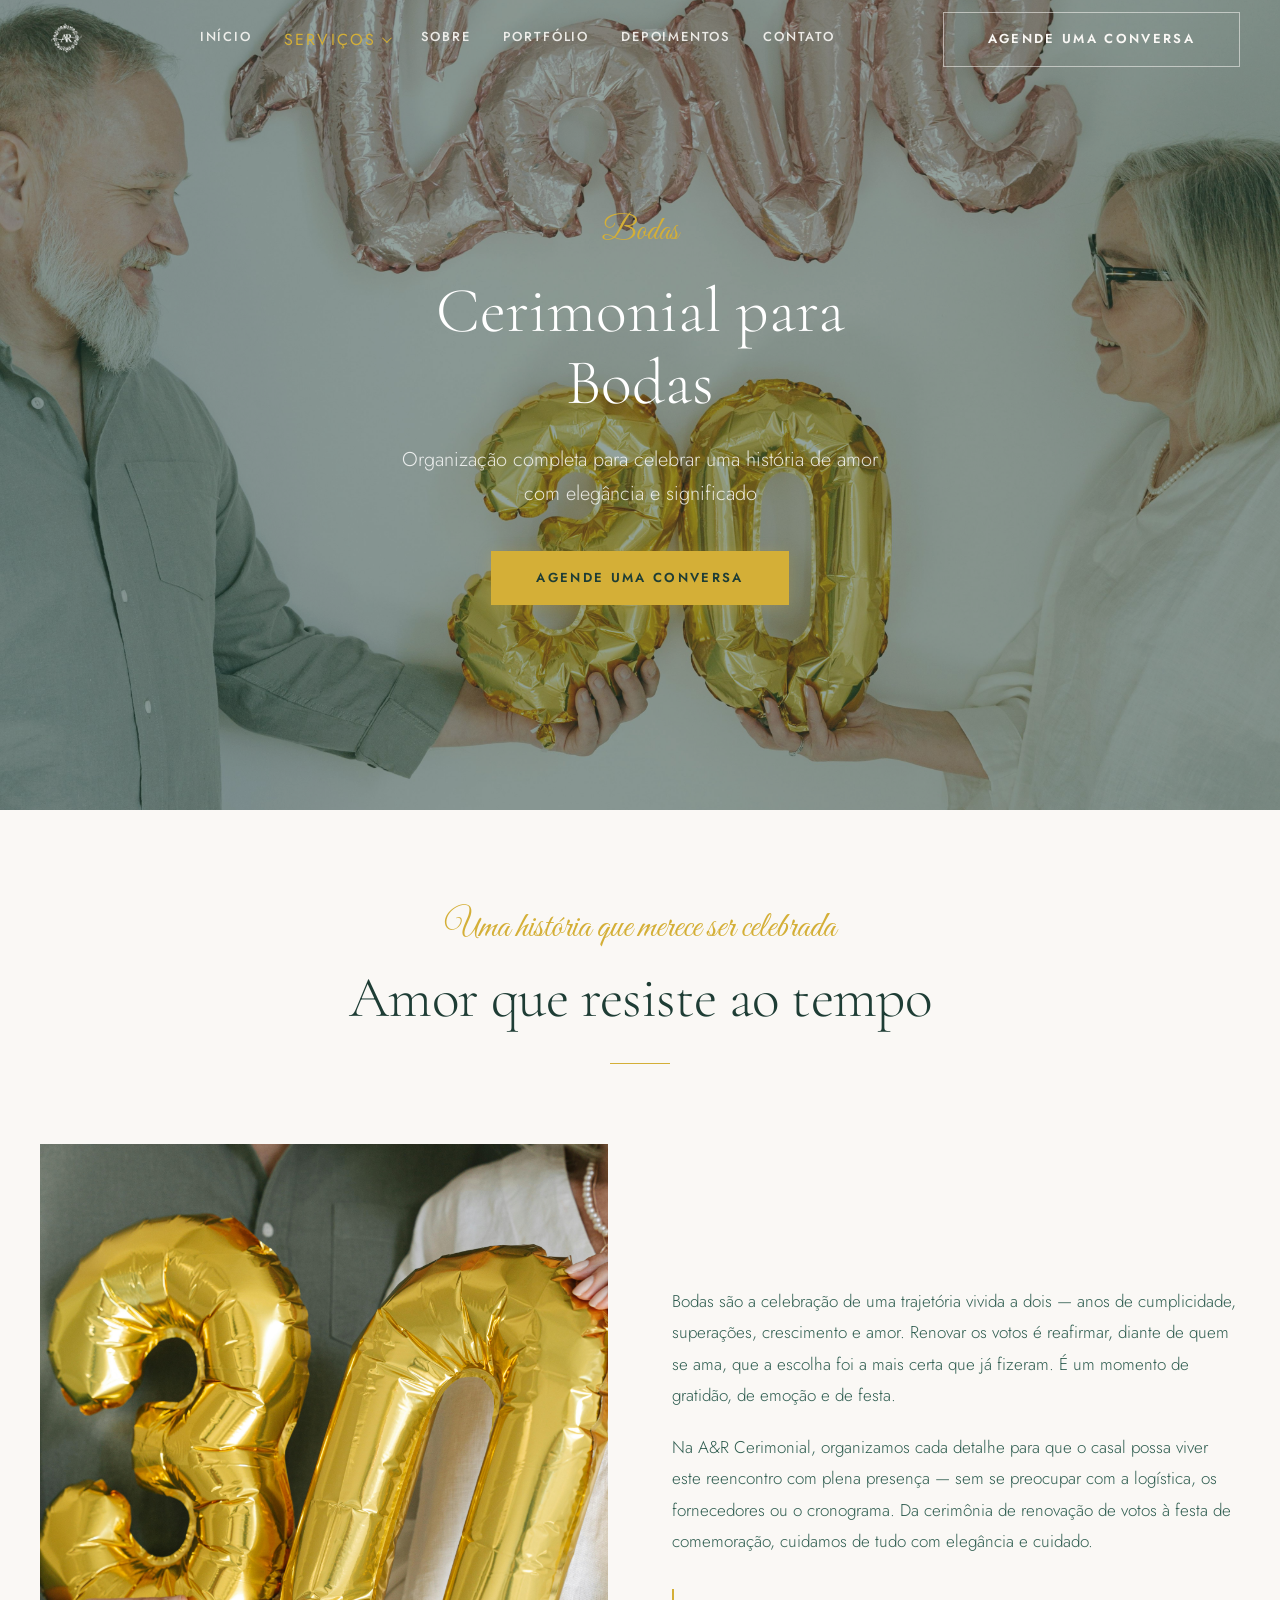
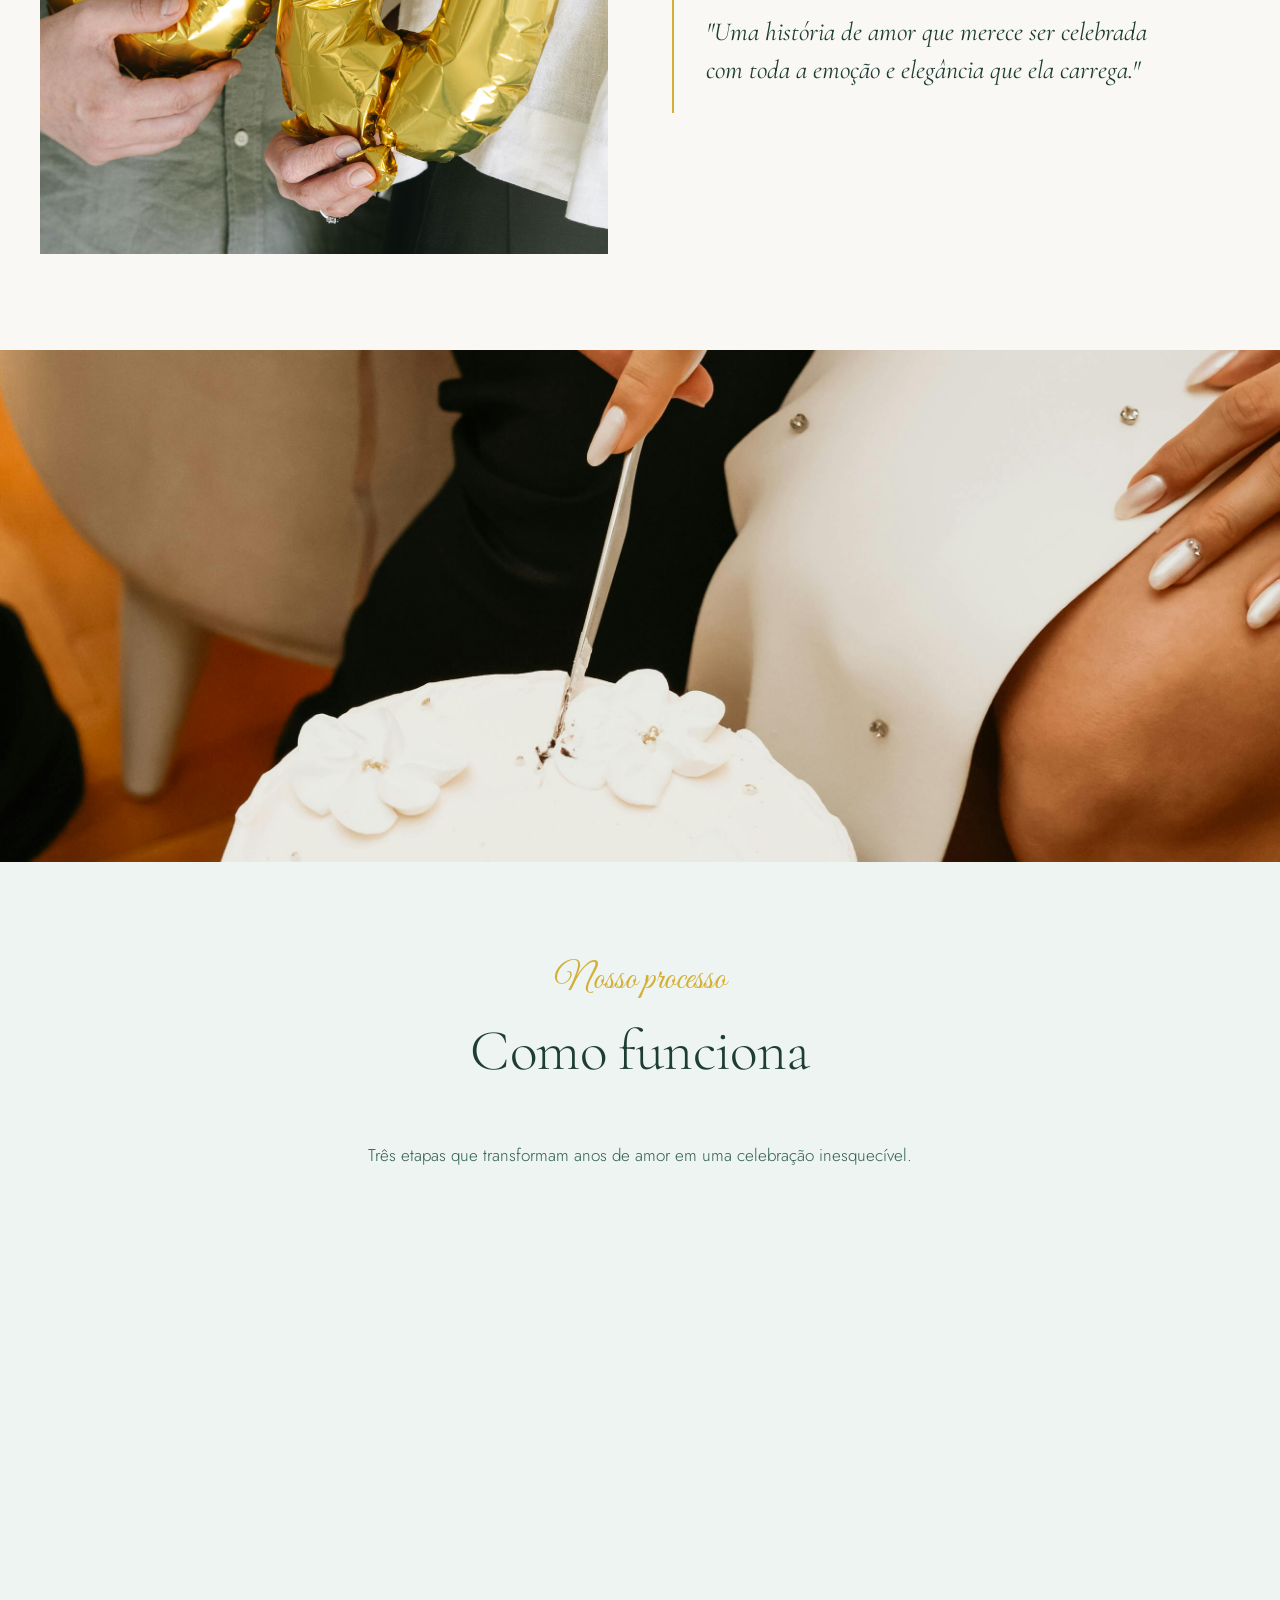
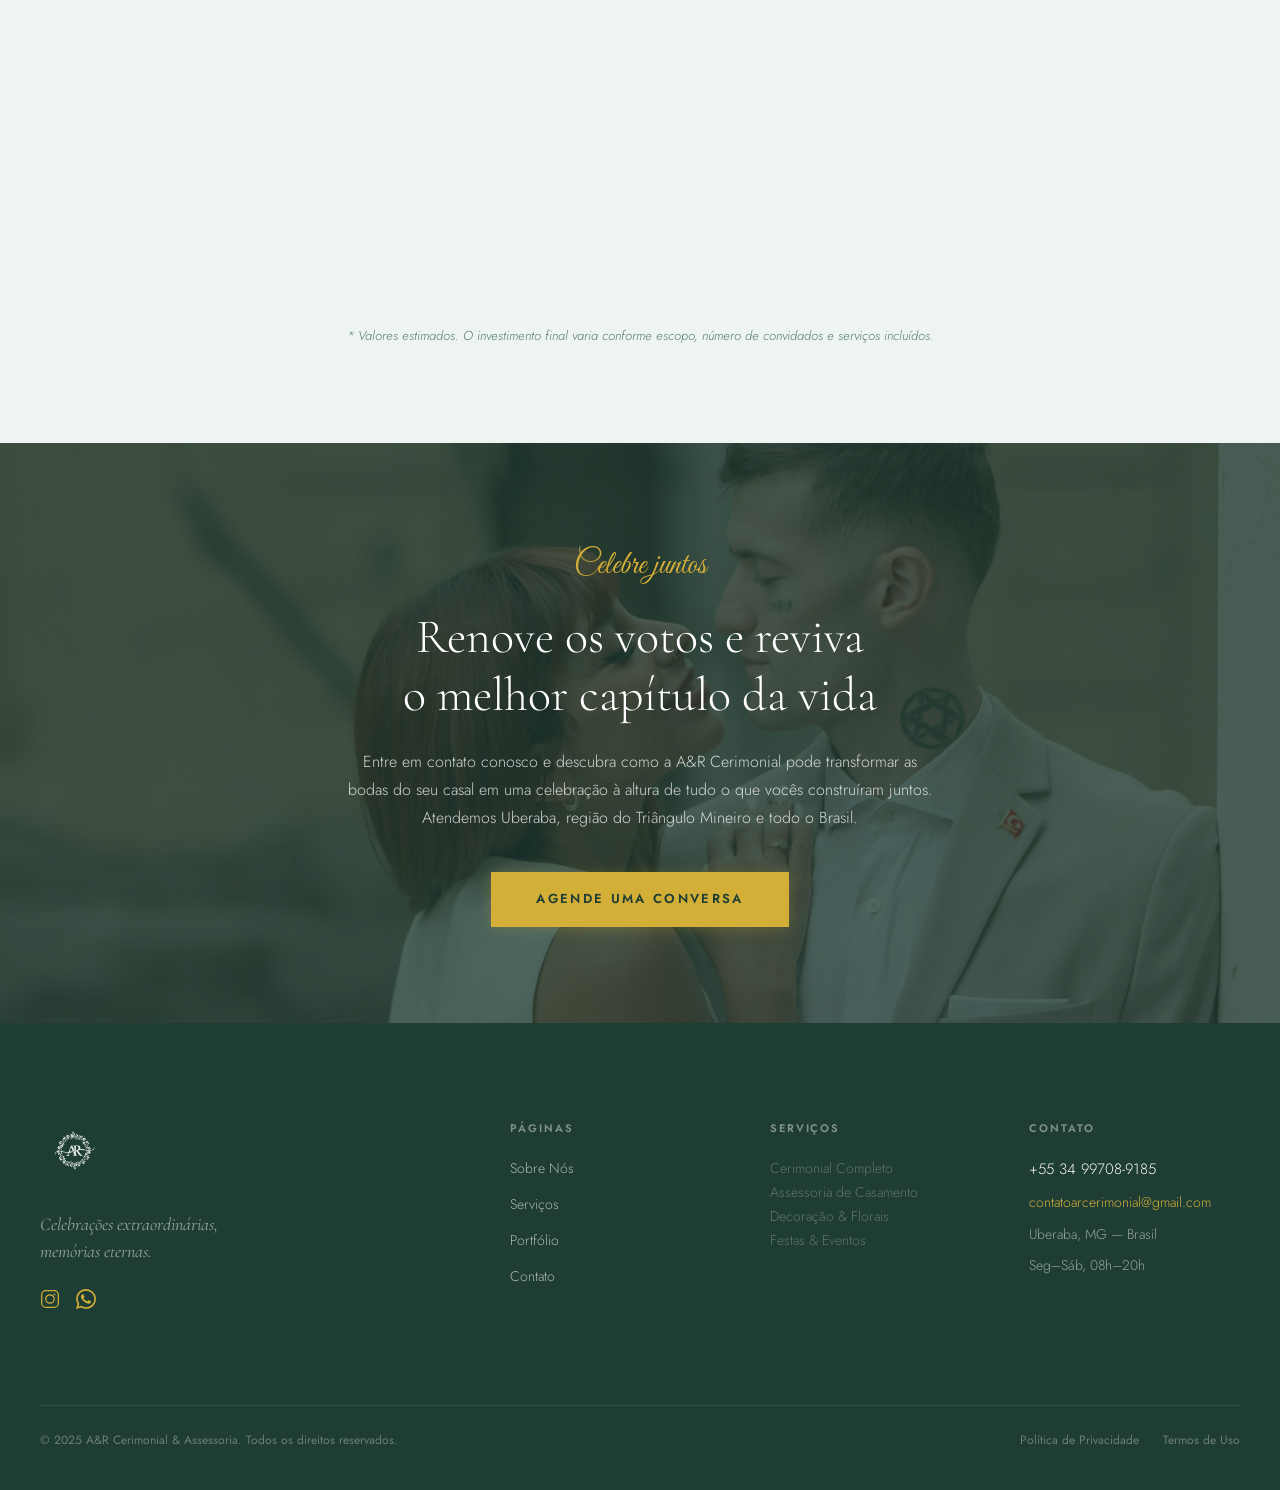
<file: site/bodas.html>
<!doctype html>
<html lang="pt-BR">
  <head>
    <meta charset="UTF-8" />
    <meta name="viewport" content="width=device-width, initial-scale=1.0" />
    <meta
      name="description"
      content="Cerimonial completo para Bodas. A&R Cerimonial organiza cada detalhe para que a celebração da trajetória do casal seja inesquecível, elegante e cheia de significado."
    />
    <title>Bodas — A&amp;R Cerimonial &amp; Assessoria</title>

    <link rel="preconnect" href="https://fonts.googleapis.com" />
    <link rel="preconnect" href="https://fonts.gstatic.com" crossorigin />
    <link
      href="https://fonts.googleapis.com/css2?family=Cormorant+Garamond:ital,wght@0,300;0,400;0,500;1,300;1,400&family=Jost:wght@300;400;500;600&family=Great+Vibes&display=swap"
      rel="stylesheet"
    />

    <link rel="icon" href="favicon.ico" type="image/x-icon">
    <link rel="icon" type="image/png" sizes="32x32" href="favicon-32x32.png">
    <link rel="icon" type="image/png" sizes="16x16" href="favicon-16x16.png">
    <link rel="apple-touch-icon" sizes="180x180" href="apple-touch-icon.png">
    <link rel="manifest" href="site.webmanifest">
    <!-- Google tag (gtag.js) -->
    <script async src="https://www.googletagmanager.com/gtag/js?id=AW-18071371793"></script>
    <script>
      window.dataLayer = window.dataLayer || [];
      function gtag(){dataLayer.push(arguments);}
      gtag('js', new Date());
      gtag('config', 'AW-18071371793');
    </script>
    <link rel="stylesheet" href="style.css" />
    <style>
      /* ── Hero ── */
      .bds-hero {
        position: relative;
        min-height: 90vh;
        display: flex;
        align-items: center;
        justify-content: center;
        overflow: hidden;
        background-color: var(--color-brand-primary);
      }
      .bds-hero__bg {
        position: absolute;
        inset: 0;
        background-image: url('img%20bodas/bodas1.jpg');
        background-size: cover;
        background-position: center;
        opacity: .52;
      }
      .bds-hero__content {
        position: relative;
        z-index: 1;
        text-align: center;
        padding: var(--sp-10) var(--sp-6);
        max-width: 780px;
        margin: 0 auto;
      }
      .bds-hero__kicker {
        display: inline-block;
        font-family: var(--font-script);
        font-size: clamp(1.5rem, 3vw, 2rem);
        color: var(--color-brand-secondary);
        margin-bottom: var(--sp-4);
        opacity: 0;
        transform: translateY(12px);
        animation: bdsFadeUp 0.7s 0.2s ease forwards;
      }
      .bds-hero__title {
        font-family: var(--font-serif);
        font-size: clamp(2.25rem, 5.5vw, 4rem);
        font-weight: 300;
        line-height: 1.12;
        color: #fff;
        margin-bottom: var(--sp-6);
        opacity: 0;
        transform: translateY(16px);
        animation: bdsFadeUp 0.75s 0.4s ease forwards;
      }
      .bds-hero__subtitle {
        font-family: var(--font-sans);
        font-size: clamp(1rem, 2vw, 1.25rem);
        font-weight: 300;
        color: rgba(255,255,255,.82);
        line-height: 1.7;
        margin-bottom: var(--sp-10);
        opacity: 0;
        transform: translateY(16px);
        animation: bdsFadeUp 0.75s 0.6s ease forwards;
      }
      .bds-hero__cta {
        opacity: 0;
        transform: translateY(16px);
        animation: bdsFadeUp 0.75s 0.8s ease forwards;
      }
      @keyframes bdsFadeUp {
        to { opacity: 1; transform: translateY(0); }
      }
      @media (prefers-reduced-motion: reduce) {
        .bds-hero__kicker,
        .bds-hero__title,
        .bds-hero__subtitle,
        .bds-hero__cta { animation: none; opacity: 1; transform: none; }
      }

      /* ── Descrição ── */
      .bds-desc {
        background: var(--color-surface-base);
        padding: var(--sp-24) 0;
      }
      .bds-desc__inner {
        display: grid;
        grid-template-columns: 1fr;
        gap: var(--sp-12);
        align-items: center;
      }
      @media (min-width: 900px) {
        .bds-desc__inner { grid-template-columns: 1fr 1fr; gap: var(--sp-16); }
      }
      .bds-desc__img {
        overflow: hidden;
        line-height: 0;
      }
      .bds-desc__img img {
        width: 100%;
        aspect-ratio: 4 / 5;
        object-fit: cover;
        display: block;
      }
      .bds-desc__copy { }
      .bds-desc__text {
        font-family: var(--font-sans);
        font-size: 1.0625rem;
        font-weight: 300;
        line-height: 1.85;
        color: var(--color-text-secondary);
      }
      .bds-desc__text + .bds-desc__text { margin-top: var(--sp-5); }
      .bds-desc__highlight {
        font-family: var(--font-serif);
        font-size: clamp(1.25rem, 2.2vw, 1.625rem);
        font-weight: 400;
        font-style: italic;
        color: var(--color-text-primary);
        line-height: 1.45;
        margin-top: var(--sp-8);
        padding: var(--sp-6) var(--sp-8);
        border-left: 2px solid var(--color-brand-secondary);
      }

      /* ── Faixa editorial ── */
      .bds-strip {
        height: clamp(280px, 40vw, 520px);
        overflow: hidden;
        line-height: 0;
      }
      .bds-strip img {
        width: 100%;
        height: 100%;
        object-fit: cover;
        object-position: center;
        display: block;
      }

      /* ── Como Funciona ── */
      .bds-steps {
        background: var(--color-surface-muted);
        padding: var(--sp-24) 0;
      }
      .bds-steps__grid {
        display: grid;
        grid-template-columns: 1fr;
        gap: var(--sp-8);
        margin-top: var(--sp-14);
      }
      @media (min-width: 768px) {
        .bds-steps__grid { grid-template-columns: repeat(3, 1fr); gap: var(--sp-6); }
      }
      .bds-step {
        background: var(--color-surface-base);
        padding: var(--sp-10) var(--sp-8);
        text-align: center;
        position: relative;
      }
      .bds-step__number {
        font-family: var(--font-serif);
        font-size: 3.5rem;
        font-weight: 300;
        color: var(--color-brand-secondary);
        opacity: .35;
        line-height: 1;
        margin-bottom: var(--sp-4);
        display: block;
      }
      .bds-step__title {
        font-family: var(--font-serif);
        font-size: 1.375rem;
        font-weight: 400;
        color: var(--color-text-primary);
        margin-bottom: var(--sp-4);
      }
      .bds-step__text {
        font-family: var(--font-sans);
        font-size: .9375rem;
        font-weight: 300;
        line-height: 1.8;
        color: var(--color-text-secondary);
      }
      @media (min-width: 768px) {
        .bds-step:not(:last-child)::after {
          content: '';
          position: absolute;
          top: var(--sp-10);
          right: -1px;
          width: 1px;
          height: 60px;
          background: var(--color-border);
        }
      }

      /* ── Diferenciais ── */
      .bds-diff {
        background: var(--color-surface-base);
        padding: var(--sp-24) 0;
      }
      .bds-diff__grid {
        display: grid;
        grid-template-columns: 1fr;
        gap: var(--sp-6);
        margin-top: var(--sp-14);
      }
      @media (min-width: 600px) {
        .bds-diff__grid { grid-template-columns: repeat(2, 1fr); }
      }
      @media (min-width: 1024px) {
        .bds-diff__grid { grid-template-columns: repeat(3, 1fr); }
      }
      .bds-diff__card {
        border: var(--border-accent);
        padding: var(--sp-8);
        transition: box-shadow 250ms;
      }
      .bds-diff__card:hover { box-shadow: 0 8px 32px rgba(30,61,53,.08); }
      .bds-diff__icon {
        width: 40px;
        height: 40px;
        margin-bottom: var(--sp-5);
        color: var(--color-brand-secondary);
      }
      .bds-diff__title {
        font-family: var(--font-serif);
        font-size: 1.1875rem;
        font-weight: 400;
        color: var(--color-text-primary);
        margin-bottom: var(--sp-3);
      }
      .bds-diff__text {
        font-family: var(--font-sans);
        font-size: .9rem;
        font-weight: 300;
        line-height: 1.75;
        color: var(--color-text-secondary);
      }

      /* ── CTA Final ── */
      .bds-cta {
        position: relative;
        overflow: hidden;
        padding: var(--sp-24) 0;
        background-color: var(--color-brand-primary);
        text-align: center;
      }
      .bds-cta__bg {
        position: absolute;
        inset: 0;
        background-image: url('img%20bodas/bodas4.jpg');
        background-size: cover;
        background-position: center;
        opacity: .22;
      }
      .bds-cta__inner {
        position: relative;
        z-index: 1;
        max-width: 640px;
        margin: 0 auto;
        padding: 0 var(--sp-6);
      }
      .bds-cta__script {
        font-family: var(--font-script);
        font-size: clamp(1.5rem, 3vw, 2rem);
        color: var(--color-brand-secondary);
        display: block;
        margin-bottom: var(--sp-4);
      }
      .bds-cta__title {
        font-family: var(--font-serif);
        font-size: clamp(2rem, 4.5vw, 3rem);
        font-weight: 300;
        color: #fff;
        line-height: 1.2;
        margin-bottom: var(--sp-6);
      }
      .bds-cta__text {
        font-family: var(--font-sans);
        font-size: 1rem;
        font-weight: 300;
        color: rgba(255,255,255,.78);
        line-height: 1.75;
        margin-bottom: var(--sp-10);
      }

      /* ── Dropdown de Serviços ── */
      .nav__item { position: relative; }
      .nav__link--has-dropdown {
        display: inline-flex;
        align-items: center;
        gap: 5px;
        background: none;
        border: none;
        cursor: pointer;
        font: inherit;
        padding: 0;
      }
      .nav__chevron {
        display: inline-block;
        width: 7px;
        height: 7px;
        border-right: 1.5px solid currentColor;
        border-bottom: 1.5px solid currentColor;
        transform: rotate(45deg) translateY(-2px);
        transition: transform 220ms;
        flex-shrink: 0;
      }
      .nav__item[aria-expanded="true"] .nav__chevron {
        transform: rotate(-135deg) translateY(2px);
      }
      .nav__dropdown {
        position: absolute;
        top: calc(100% + 20px);
        left: 50%;
        transform: translateX(-50%) translateY(8px);
        background: var(--color-brand-primary);
        min-width: 230px;
        padding: var(--sp-2) 0;
        opacity: 0;
        visibility: hidden;
        transition: opacity 200ms, transform 200ms, visibility 200ms;
        z-index: 300;
        box-shadow: 0 16px 48px rgba(0,0,0,.25);
        pointer-events: none;
      }
      .nav__dropdown::before {
        content: '';
        position: absolute;
        top: -20px;
        left: 0;
        right: 0;
        height: 20px;
      }
      .nav__item:hover .nav__dropdown,
      .nav__item:focus-within .nav__dropdown,
      .nav__item[aria-expanded="true"] .nav__dropdown {
        opacity: 1;
        visibility: visible;
        transform: translateX(-50%) translateY(0);
        pointer-events: auto;
      }
      .nav__dropdown-link {
        display: block;
        padding: var(--sp-3) var(--sp-6);
        font-family: var(--font-sans);
        font-size: .875rem;
        font-weight: 400;
        letter-spacing: .02em;
        color: rgba(255,255,255,.78);
        text-decoration: none;
        white-space: nowrap;
        transition: color 150ms, background 150ms;
      }
      .nav__dropdown-link:hover {
        color: var(--color-brand-secondary);
        background: rgba(255,255,255,.05);
      }
      .nav__dropdown-link--active {
        color: var(--color-brand-secondary);
        font-weight: 500;
      }
      .nav__link--active {
        color: var(--color-brand-secondary) !important;
        opacity: 1 !important;
      }

      /* ── Mobile menu — Serviços expandido ── */
      .mobile-menu__section-label {
        display: block;
        font-family: var(--font-sans);
        font-size: .6875rem;
        font-weight: 600;
        letter-spacing: .16em;
        text-transform: uppercase;
        color: var(--color-brand-secondary);
        margin-top: var(--sp-6);
        margin-bottom: var(--sp-2);
        opacity: .85;
      }
      .mobile-menu__link--sub {
        padding-left: var(--sp-5);
        font-size: .9375rem;
        opacity: .75;
      }
      .mobile-menu__link--active {
        color: var(--color-brand-secondary) !important;
        opacity: 1 !important;
      }
      .mobile-menu__rule {
        border: none;
        border-top: 1px solid rgba(255,255,255,.1);
        margin: var(--sp-4) 0 var(--sp-2);
      }
    </style>
  </head>
  <body>
    <a href="#main-content" class="skip-link">Ir para o conteúdo principal</a>

    <!-- Navegação -->
    <header class="nav" id="site-nav" role="banner" data-scrolled="true">
      <div class="nav__container">
        <a href="index.html" aria-label="A&amp;R Cerimonial — voltar ao início">
          <img
            src="img/logo.png"
            alt="A&amp;R Cerimonial"
            class="nav__logo-img"
            height="52"
            loading="eager"
          />
        </a>

        <nav class="nav__links" aria-label="Navegação principal">
          <a href="index.html" class="nav__link">Início</a>

          <div class="nav__item" aria-expanded="false">
            <a
              href="index.html#servicos"
              class="nav__link nav__link--active nav__link--has-dropdown"
              aria-haspopup="menu"
              id="nav-services-trigger"
            >Serviços <span class="nav__chevron" aria-hidden="true"></span></a>

            <div class="nav__dropdown" role="menu" aria-labelledby="nav-services-trigger">
              <a href="index.html#servicos"       class="nav__dropdown-link" role="menuitem">Casamentos</a>
              <a href="cha-de-bebe.html"         class="nav__dropdown-link" role="menuitem">Chá de Bebê</a>
              <a href="cha-revelacao.html"        class="nav__dropdown-link" role="menuitem">Chá Revelação</a>
              <a href="batizados.html"            class="nav__dropdown-link" role="menuitem">Batizados</a>
              <a href="bodas.html"                class="nav__dropdown-link nav__dropdown-link--active" role="menuitem" aria-current="page">Bodas</a>
              <a href="aniversarios.html"         class="nav__dropdown-link" role="menuitem">Aniversários</a>
              <a href="eventos-corporativos.html" class="nav__dropdown-link" role="menuitem">Eventos Corporativos</a>
              <a href="leiloes.html"              class="nav__dropdown-link" role="menuitem">Leilões</a>
              <a href="feiras-e-exposicoes.html"  class="nav__dropdown-link" role="menuitem">Feiras e Exposições</a>
            </div>
          </div>

          <a href="index.html#sobre"       class="nav__link">Sobre</a>
          <a href="index.html#portfolio"   class="nav__link">Portfólio</a>
          <a href="index.html#depoimentos" class="nav__link">Depoimentos</a>
          <a href="index.html#contato"     class="nav__link">Contato</a>
        </nav>

        <a
          href="https://wa.me/5534997089185?text=Ol%C3%A1!%20Vim%20pelo%20site%20e%20gostaria%20de%20saber%20mais%20sobre%20o%20cerimonial%20para%20Bodas."
          class="btn btn--ghost-dark nav__cta"
          target="_blank"
          rel="noopener noreferrer"
          >Agende uma Conversa</a
        >

        <button
          class="nav__hamburger"
          aria-label="Abrir menu de navegação"
          aria-expanded="false"
          aria-controls="mobile-menu"
        >
          <span class="nav__hamburger-line"></span>
          <span class="nav__hamburger-line"></span>
          <span class="nav__hamburger-line"></span>
        </button>
      </div>
    </header>

    <!-- Menu Mobile -->
    <div
      class="mobile-menu"
      id="mobile-menu"
      aria-hidden="true"
      role="dialog"
      aria-modal="true"
      aria-label="Menu de navegação"
    >
      <button class="mobile-menu__close" aria-label="Fechar menu">&#x2715;</button>
      <nav class="mobile-menu__nav" aria-label="Menu mobile">
        <a href="index.html" class="mobile-menu__link">Início</a>

        <span class="mobile-menu__section-label">Serviços</span>
        <a href="index.html#servicos"       class="mobile-menu__link mobile-menu__link--sub">Casamentos</a>
        <a href="cha-de-bebe.html"         class="mobile-menu__link mobile-menu__link--sub">Chá de Bebê</a>
        <a href="cha-revelacao.html"        class="mobile-menu__link mobile-menu__link--sub">Chá Revelação</a>
        <a href="batizados.html"            class="mobile-menu__link mobile-menu__link--sub">Batizados</a>
        <a href="bodas.html"               class="mobile-menu__link mobile-menu__link--sub mobile-menu__link--active">Bodas</a>
        <a href="aniversarios.html"        class="mobile-menu__link mobile-menu__link--sub">Aniversários</a>
        <a href="eventos-corporativos.html" class="mobile-menu__link mobile-menu__link--sub">Eventos Corporativos</a>
        <a href="leiloes.html"             class="mobile-menu__link mobile-menu__link--sub">Leilões</a>
        <a href="feiras-e-exposicoes.html"  class="mobile-menu__link mobile-menu__link--sub">Feiras e Exposições</a>

        <hr class="mobile-menu__rule" aria-hidden="true" />
        <a href="index.html#sobre"       class="mobile-menu__link">Sobre</a>
        <a href="index.html#portfolio"   class="mobile-menu__link">Portfólio</a>
        <a href="index.html#depoimentos" class="mobile-menu__link">Depoimentos</a>
        <a href="index.html#contato"     class="mobile-menu__link">Contato</a>
      </nav>
      <a
        href="https://wa.me/5534997089185?text=Ol%C3%A1!%20Vim%20pelo%20site%20e%20gostaria%20de%20saber%20mais%20sobre%20o%20cerimonial%20para%20Bodas."
        class="btn btn--gold mobile-menu__cta"
        target="_blank"
        rel="noopener noreferrer"
        >Agende uma Conversa</a
      >
    </div>

    <main id="main-content">

      <!-- ── 1. HERO ── -->
      <section class="bds-hero" aria-labelledby="bds-hero-title">
        <div class="bds-hero__bg" aria-hidden="true"></div>
        <div class="bds-hero__content">
          <span class="bds-hero__kicker">Bodas</span>
          <h1 class="bds-hero__title" id="bds-hero-title">
            Cerimonial para<br />Bodas
          </h1>
          <p class="bds-hero__subtitle">
            Organização completa para celebrar uma história de amor<br />com elegância e significado
          </p>
          <div class="bds-hero__cta">
            <a
              href="https://wa.me/5534997089185?text=Ol%C3%A1!%20Vim%20pelo%20site%20e%20gostaria%20de%20saber%20mais%20sobre%20o%20cerimonial%20para%20Bodas."
              class="btn btn--gold"
              target="_blank"
              rel="noopener noreferrer"
              >Agende uma Conversa</a
            >
          </div>
        </div>
      </section>

      <!-- ── 2. DESCRIÇÃO ── -->
      <section class="bds-desc" aria-labelledby="bds-desc-title">
        <div class="container">
          <div class="section-intro reveal">
            <span class="script-label">Uma história que merece ser celebrada</span>
            <h2 class="display-lg" id="bds-desc-title">Amor que resiste ao tempo</h2>
            <div class="gold-divider gold-divider--center" aria-hidden="true"></div>
          </div>

          <div class="bds-desc__inner reveal">
            <div class="bds-desc__img">
              <img
                src="img%20bodas/bodas2.jpg"
                alt="Celebração de bodas organizada pela A&amp;R Cerimonial"
                loading="lazy"
              />
            </div>
            <div class="bds-desc__copy">
              <p class="bds-desc__text">
                Bodas são a celebração de uma trajetória vivida a dois — anos de
                cumplicidade, superações, crescimento e amor. Renovar os votos é
                reafirmar, diante de quem se ama, que a escolha foi a mais certa
                que já fizeram. É um momento de gratidão, de emoção e de festa.
              </p>
              <p class="bds-desc__text">
                Na A&amp;R Cerimonial, organizamos cada detalhe para que o casal
                possa viver este reencontro com plena presença — sem se preocupar
                com a logística, os fornecedores ou o cronograma. Da cerimônia de
                renovação de votos à festa de comemoração, cuidamos de tudo com
                elegância e cuidado.
              </p>
              <blockquote class="bds-desc__highlight">
                "Uma história de amor que merece ser celebrada<br />com toda a emoção e elegância que ela carrega."
              </blockquote>
            </div>
          </div>
        </div>
      </section>

      <!-- ── Faixa editorial ── -->
      <div class="bds-strip" role="img" aria-label="Celebração de bodas">
        <img
          src="img%20bodas/bodas3.jpg"
          alt="Detalhes da celebração de bodas"
          loading="lazy"
        />
      </div>

      <!-- ── 3. COMO FUNCIONA ── -->
      <section class="bds-steps" aria-labelledby="bds-steps-title">
        <div class="container">
          <div class="section-intro reveal">
            <span class="script-label">Nosso processo</span>
            <h2 class="display-lg" id="bds-steps-title">Como funciona</h2>
            <div class="gold-divider gold-divider--center" aria-hidden="true"></div>
            <p class="section-intro__subtitle">
              Três etapas que transformam anos de amor em uma celebração inesquecível.
            </p>
          </div>

          <div class="bds-steps__grid">

            <article class="bds-step reveal">
              <span class="bds-step__number" aria-hidden="true">01</span>
              <h3 class="bds-step__title">Planejamento da Celebração</h3>
              <p class="bds-step__text">
                Começamos entendendo a história do casal — quantos anos de união,
                o estilo que imaginam, os convidados, o tipo de cerimônia desejada.
                A partir daí, criamos um planejamento personalizado que reflita a
                identidade do casal e a importância deste marco na vida de ambos.
              </p>
            </article>

            <article class="bds-step reveal">
              <span class="bds-step__number" aria-hidden="true">02</span>
              <h3 class="bds-step__title">Organização dos Detalhes</h3>
              <p class="bds-step__text">
                Com o conceito definido, cuidamos de toda a operação: decoração,
                buffet, convites, música, fotografia e a coordenação com cada
                fornecedor. O casal acompanha as decisões com tranquilidade,
                sem precisar correr atrás de nada — nós fazemos isso por vocês.
              </p>
            </article>

            <article class="bds-step reveal">
              <span class="bds-step__number" aria-hidden="true">03</span>
              <h3 class="bds-step__title">Coordenação no Grande Dia</h3>
              <p class="bds-step__text">
                No dia da celebração, nossa equipe está presente do início ao fim,
                garantindo que tudo aconteça conforme planejado. O casal e os
                convidados vivem a festa com leveza e emoção, enquanto nós
                cuidamos de cada detalhe nos bastidores.
              </p>
            </article>

          </div>
        </div>
      </section>

      <!-- ── 4. DIFERENCIAIS ── -->
      <section class="bds-diff" aria-labelledby="bds-diff-title">
        <div class="container">
          <div class="section-intro reveal">
            <span class="script-label">Por que nos escolher</span>
            <h2 class="display-lg" id="bds-diff-title">Nossos diferenciais</h2>
            <div class="gold-divider gold-divider--center" aria-hidden="true"></div>
            <p class="section-intro__subtitle">
              O que torna a A&amp;R Cerimonial a escolha certa para celebrar a história do seu casal.
            </p>
          </div>

          <div class="bds-diff__grid">

            <article class="bds-diff__card reveal">
              <svg class="bds-diff__icon" viewBox="0 0 24 24" fill="none" stroke="currentColor" stroke-width="1.4" aria-hidden="true">
                <path d="M20.84 4.61a5.5 5.5 0 0 0-7.78 0L12 5.67l-1.06-1.06a5.5 5.5 0 0 0-7.78 7.78l1.06 1.06L12 21.23l7.78-7.78 1.06-1.06a5.5 5.5 0 0 0 0-7.78z"/>
              </svg>
              <h3 class="bds-diff__title">Atendimento personalizado</h3>
              <p class="bds-diff__text">
                Cada casal tem uma história única. Desenvolvemos uma proposta
                completamente personalizada — sem pacotes prontos — que reflita
                quem vocês são e o que este aniversário de união representa.
              </p>
            </article>

            <article class="bds-diff__card reveal">
              <svg class="bds-diff__icon" viewBox="0 0 24 24" fill="none" stroke="currentColor" stroke-width="1.4" aria-hidden="true">
                <polygon points="12 2 15.09 8.26 22 9.27 17 14.14 18.18 21.02 12 17.77 5.82 21.02 7 14.14 2 9.27 8.91 8.26 12 2"/>
              </svg>
              <h3 class="bds-diff__title">Experiência em celebrações especiais</h3>
              <p class="bds-diff__text">
                Temos experiência em eventos de alto significado emocional.
                Entendemos a delicadeza das bodas e toda a expectativa que o
                casal e os familiares carregam para este dia.
              </p>
            </article>

            <article class="bds-diff__card reveal">
              <svg class="bds-diff__icon" viewBox="0 0 24 24" fill="none" stroke="currentColor" stroke-width="1.4" aria-hidden="true">
                <circle cx="12" cy="12" r="3"/>
                <path d="M12 1v4M12 19v4M4.22 4.22l2.83 2.83M16.95 16.95l2.83 2.83M1 12h4M19 12h4M4.22 19.78l2.83-2.83M16.95 7.05l2.83-2.83"/>
              </svg>
              <h3 class="bds-diff__title">Cuidado com cada detalhe</h3>
              <p class="bds-diff__text">
                Nenhum elemento é tratado como secundário — da decoração da mesa
                ao timing da renovação dos votos, cada detalhe é pensado para
                que o resultado seja exatamente como o casal imaginou.
              </p>
            </article>

            <article class="bds-diff__card reveal">
              <svg class="bds-diff__icon" viewBox="0 0 24 24" fill="none" stroke="currentColor" stroke-width="1.4" aria-hidden="true">
                <circle cx="12" cy="12" r="10"/>
                <polyline points="12 6 12 12 16 14"/>
              </svg>
              <h3 class="bds-diff__title">Tranquilidade para o casal</h3>
              <p class="bds-diff__text">
                O casal merece aproveitar cada momento da própria celebração.
                Assumimos toda a logística para que vocês e os familiares vivam
                o dia sem preocupações — com leveza, emoção e presença total.
              </p>
            </article>

            <article class="bds-diff__card reveal">
              <svg class="bds-diff__icon" viewBox="0 0 24 24" fill="none" stroke="currentColor" stroke-width="1.4" aria-hidden="true">
                <path d="M17 21v-2a4 4 0 0 0-4-4H5a4 4 0 0 0-4 4v2"/>
                <circle cx="9" cy="7" r="4"/>
                <path d="M23 21v-2a4 4 0 0 0-3-3.87"/>
                <path d="M16 3.13a4 4 0 0 1 0 7.75"/>
              </svg>
              <h3 class="bds-diff__title">Rede de fornecedores de confiança</h3>
              <p class="bds-diff__text">
                Trabalhamos com fornecedores criteriosamente selecionados —
                decoradores, fotógrafos, músicos e buffets — que compartilham
                nosso compromisso com a qualidade e a emoção do evento.
              </p>
            </article>

            <article class="bds-diff__card reveal">
              <svg class="bds-diff__icon" viewBox="0 0 24 24" fill="none" stroke="currentColor" stroke-width="1.4" aria-hidden="true">
                <path d="M21 15a2 2 0 0 1-2 2H7l-4 4V5a2 2 0 0 1 2-2h14a2 2 0 0 1 2 2z"/>
              </svg>
              <h3 class="bds-diff__title">Acompanhamento em cada etapa</h3>
              <p class="bds-diff__text">
                Da primeira conversa ao encerramento da festa, estamos ao lado
                do casal — com comunicação clara, respostas ágeis e total
                disponibilidade para que cada decisão seja tomada com confiança.
              </p>
            </article>

          </div>
        </div>
      </section>

      <!-- ── Planos e Investimento ── -->
      <section class="svc-plans" aria-labelledby="bds-plans-title">
        <div class="container">
          <div class="section-intro reveal">
            <span class="script-label">Transparência e clareza</span>
            <h2 class="display-lg" id="bds-plans-title">Planos e Investimento</h2>
            <div class="gold-divider gold-divider--center" aria-hidden="true"></div>
            <p class="section-intro__subtitle">
              Valores de referência para você planejar com tranquilidade. Entre em contato para um orçamento personalizado.
            </p>
          </div>

          <div class="svc-plans__grid">

            <article class="svc-plan reveal">
              <span class="svc-plan__name">Até 100 pessoas</span>
              <div class="svc-plan__price">R$ 1.800 – R$ 3.000</div>
              <div class="svc-plan__divider" aria-hidden="true"></div>
              <p class="svc-plan__desc">Coordenação da cerimônia de renovação e recepção intimista.</p>
            </article>

            <article class="svc-plan svc-plan--featured reveal">
              <span class="svc-plan__name">Até 200 pessoas</span>
              <div class="svc-plan__price">R$ 3.000 – R$ 6.000</div>
              <div class="svc-plan__divider" aria-hidden="true"></div>
              <p class="svc-plan__desc">Planejamento completo, decoração e coordenação do dia com suporte total.</p>
            </article>

            <article class="svc-plan reveal">
              <span class="svc-plan__name">Até 300 pessoas</span>
              <div class="svc-plan__price">R$ 6.000 – R$ 15.000</div>
              <div class="svc-plan__divider" aria-hidden="true"></div>
              <p class="svc-plan__desc">Produção exclusiva com decoração elaborada, fornecedores premium e assessoria integral.</p>
            </article>

          </div>

          <p class="svc-plans__note">* Valores estimados. O investimento final varia conforme escopo, número de convidados e serviços incluídos.</p>
        </div>
      </section>

      <!-- ── 5. CALL TO ACTION ── -->
      <section class="bds-cta" aria-labelledby="bds-cta-title">
        <div class="bds-cta__bg" aria-hidden="true"></div>
        <div class="bds-cta__inner">
          <span class="bds-cta__script reveal">Celebre juntos</span>
          <h2 class="bds-cta__title reveal" id="bds-cta-title">
            Renove os votos e reviva<br />o melhor capítulo da vida
          </h2>
          <p class="bds-cta__text reveal">
            Entre em contato conosco e descubra como a A&amp;R Cerimonial pode
            transformar as bodas do seu casal em uma celebração à altura de tudo
            o que vocês construíram juntos. Atendemos Uberaba, região do
            Triângulo Mineiro e todo o Brasil.
          </p>
          <a
            href="https://wa.me/5534997089185?text=Ol%C3%A1!%20Vim%20pelo%20site%20e%20gostaria%20de%20saber%20mais%20sobre%20o%20cerimonial%20para%20Bodas."
            class="btn btn--gold reveal"
            target="_blank"
            rel="noopener noreferrer"
            >Agende uma Conversa</a
          >
        </div>
      </section>

    </main>

    <!-- Rodapé -->
    <footer class="footer" role="contentinfo">
      <div class="container">
        <div class="footer__grid">

          <div class="footer__brand">
            <span class="footer__logo" aria-label="A&amp;R Cerimonial">
              <img
                src="img/logo.png"
                alt="A&amp;R Cerimonial"
                class="footer__logo-img"
                height="68"
                loading="lazy"
              />
            </span>
            <p class="footer__tagline">
              Celebrações extraordinárias,<br />memórias eternas.
            </p>
            <div class="footer__social" aria-label="Redes sociais">
              <a
                href="https://instagram.com/arcerimoniale_"
                class="footer__social-link"
                target="_blank"
                rel="noopener noreferrer"
                aria-label="Instagram @arcerimoniale_"
              >
                <svg width="20" height="20" viewBox="0 0 24 24" fill="none" aria-hidden="true">
                  <rect x="2" y="2" width="20" height="20" rx="5" stroke="currentColor" stroke-width="1.5"/>
                  <circle cx="12" cy="12" r="5" stroke="currentColor" stroke-width="1.5"/>
                  <circle cx="17.5" cy="6.5" r="1" fill="currentColor"/>
                </svg>
              </a>
              <a
                href="https://wa.me/5534997089185?text=Ol%C3%A1!%20Vim%20pelo%20site%20da%20A%26R%20Assessoria%20%26%20Cerimonial%20e%20gostaria%20de%20mais%20informa%C3%A7%C3%B5es."
                class="footer__social-link"
                target="_blank"
                rel="noopener noreferrer"
                aria-label="WhatsApp"
              >
                <svg width="20" height="20" viewBox="0 0 24 24" fill="none" aria-hidden="true">
                  <path d="M17.472 14.382c-.297-.149-1.758-.867-2.03-.967-.273-.099-.471-.148-.67.15-.197.297-.767.966-.94 1.164-.173.199-.347.223-.644.075-.297-.15-1.255-.463-2.39-1.475-.883-.788-1.48-1.761-1.653-2.059-.173-.297-.018-.458.13-.606.134-.133.298-.347.446-.52.149-.174.198-.298.298-.497.099-.198.05-.371-.025-.52-.075-.149-.669-1.612-.916-2.207-.242-.579-.487-.5-.669-.51-.173-.008-.371-.01-.57-.01-.198 0-.52.074-.792.372-.272.297-1.04 1.016-1.04 2.479 0 1.462 1.065 2.875 1.213 3.074.149.198 2.096 3.2 5.077 4.487.709.306 1.262.489 1.694.625.712.227 1.36.195 1.871.118.571-.085 1.758-.719 2.006-1.413.248-.694.248-1.289.173-1.413-.074-.124-.272-.198-.57-.347m-5.421 7.403h-.004a9.87 9.87 0 01-5.031-1.378l-.361-.214-3.741.982.998-3.648-.235-.374a9.86 9.86 0 01-1.51-5.26c.001-5.45 4.436-9.884 9.888-9.884 2.64 0 5.122 1.03 6.988 2.898a9.825 9.825 0 012.893 6.994c-.003 5.45-4.437 9.884-9.885 9.884m8.413-18.297A11.815 11.815 0 0012.05 0C5.495 0 .16 5.335.157 11.892c0 2.096.547 4.142 1.588 5.945L.057 24l6.305-1.654a11.882 11.882 0 005.683 1.448h.005c6.554 0 11.89-5.335 11.893-11.893a11.821 11.821 0 00-3.48-8.413Z" fill="currentColor"/>
                </svg>
              </a>
            </div>
          </div>

          <div class="footer__col">
            <span class="footer__col-label">Páginas</span>
            <nav aria-label="Links do rodapé — páginas">
              <a href="index.html#sobre"     class="footer__link">Sobre Nós</a>
              <a href="index.html#servicos"  class="footer__link">Serviços</a>
              <a href="index.html#portfolio" class="footer__link">Portfólio</a>
              <a
                href="https://wa.me/5534997089185?text=Ol%C3%A1!%20Vim%20pelo%20site%20e%20gostaria%20de%20mais%20informa%C3%A7%C3%B5es."
                class="footer__link"
                target="_blank"
                rel="noopener noreferrer"
              >Contato</a>
            </nav>
          </div>

          <div class="footer__col">
            <span class="footer__col-label">Serviços</span>
            <div aria-label="Serviços oferecidos">
              <span class="footer__link footer__link--static">Cerimonial Completo</span>
              <span class="footer__link footer__link--static">Assessoria de Casamento</span>
              <span class="footer__link footer__link--static">Decoração &amp; Florais</span>
              <span class="footer__link footer__link--static">Festas &amp; Eventos</span>
            </div>
          </div>

          <div class="footer__col">
            <span class="footer__col-label">Contato</span>
            <a
              href="https://wa.me/5534997089185?text=Ol%C3%A1!%20Vim%20pelo%20site%20da%20A%26R%20Assessoria%20%26%20Cerimonial%20e%20gostaria%20de%20mais%20informa%C3%A7%C3%B5es."
              class="footer__contact-item footer__contact-item--phone"
              target="_blank"
              rel="noopener noreferrer"
            >+55 34 99708-9185</a>
            <a
              href="mailto:contatoarcerimonial@gmail.com"
              class="footer__contact-item footer__contact-item--email"
            >contatoarcerimonial@gmail.com</a>
            <span class="footer__contact-item">Uberaba, MG — Brasil</span>
            <span class="footer__contact-item">Seg–Sáb, 08h–20h</span>
          </div>

        </div>

        <div class="footer__bottom">
          <span class="footer__copy">
            &copy; 2025 A&amp;R Cerimonial &amp; Assessoria. Todos os direitos reservados.
          </span>
          <div class="footer__legal">
            <a href="privacidade.html" class="footer__legal-link">Política de Privacidade</a>
            <a href="termos.html"      class="footer__legal-link">Termos de Uso</a>
          </div>
        </div>
      </div>
    </footer>

    <script src="script.js"></script>
    <!-- Conversão Google Ads: clique no WhatsApp -->
    <script>
      document.querySelectorAll('a[href*="wa.me"]').forEach(function(link) {
        link.addEventListener('click', function() {
          gtag('event', 'conversion', {'send_to': 'AW-18071371793/Np1TCNzO0ZccEJGAjalD'});
        });
      });
    </script>
    <script>
      /* Dropdown de Serviços — toggle por clique e teclado */
      (function () {
        var item    = document.querySelector('.nav__item');
        var trigger = item && item.querySelector('.nav__link--has-dropdown');
        if (!item || !trigger) return;

        function close() { item.setAttribute('aria-expanded', 'false'); }
        function open()  { item.setAttribute('aria-expanded', 'true');  }
        function isOpen(){ return item.getAttribute('aria-expanded') === 'true'; }

        trigger.addEventListener('click', function (e) {
          e.preventDefault();
          isOpen() ? close() : open();
        });

        document.addEventListener('click', function (e) {
          if (!item.contains(e.target)) close();
        });

        document.addEventListener('keydown', function (e) {
          if (e.key === 'Escape' && isOpen()) { close(); trigger.focus(); }
        });
      })();
    </script>
  </body>
</html>
</file>
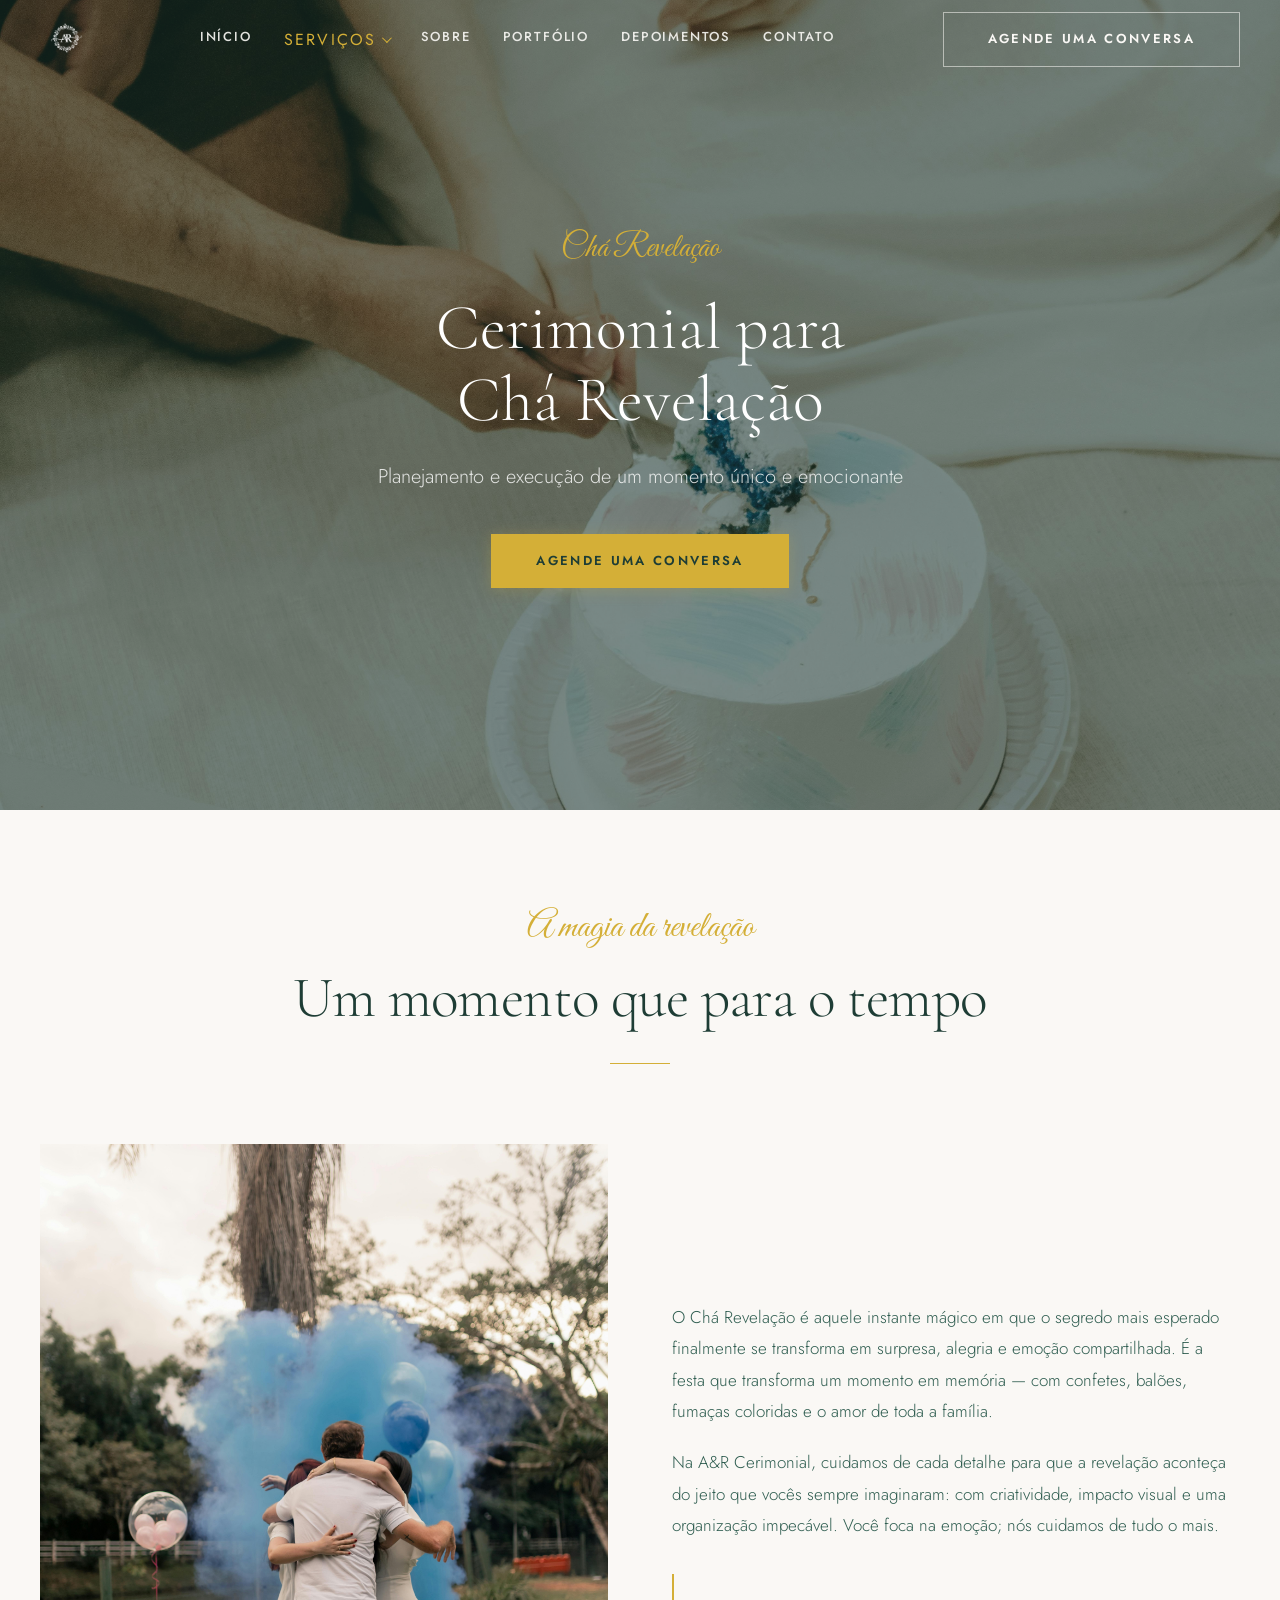
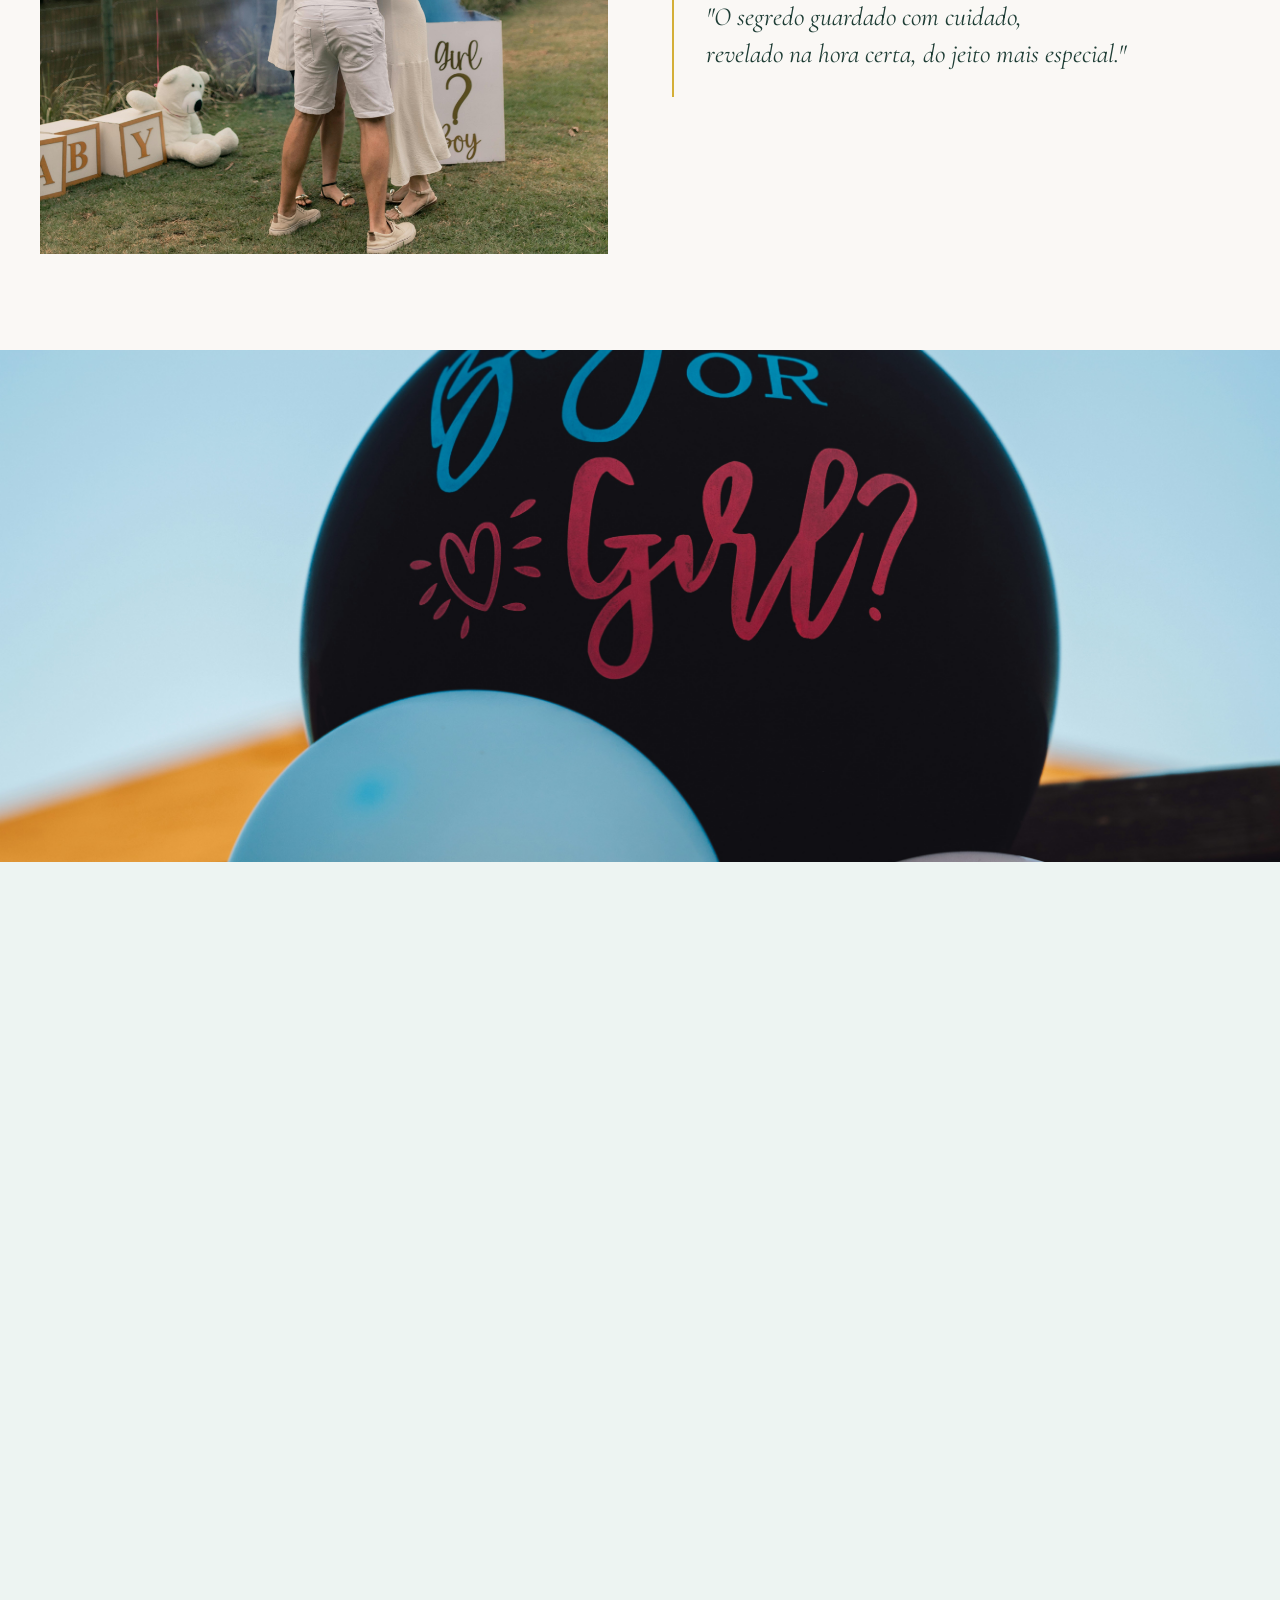
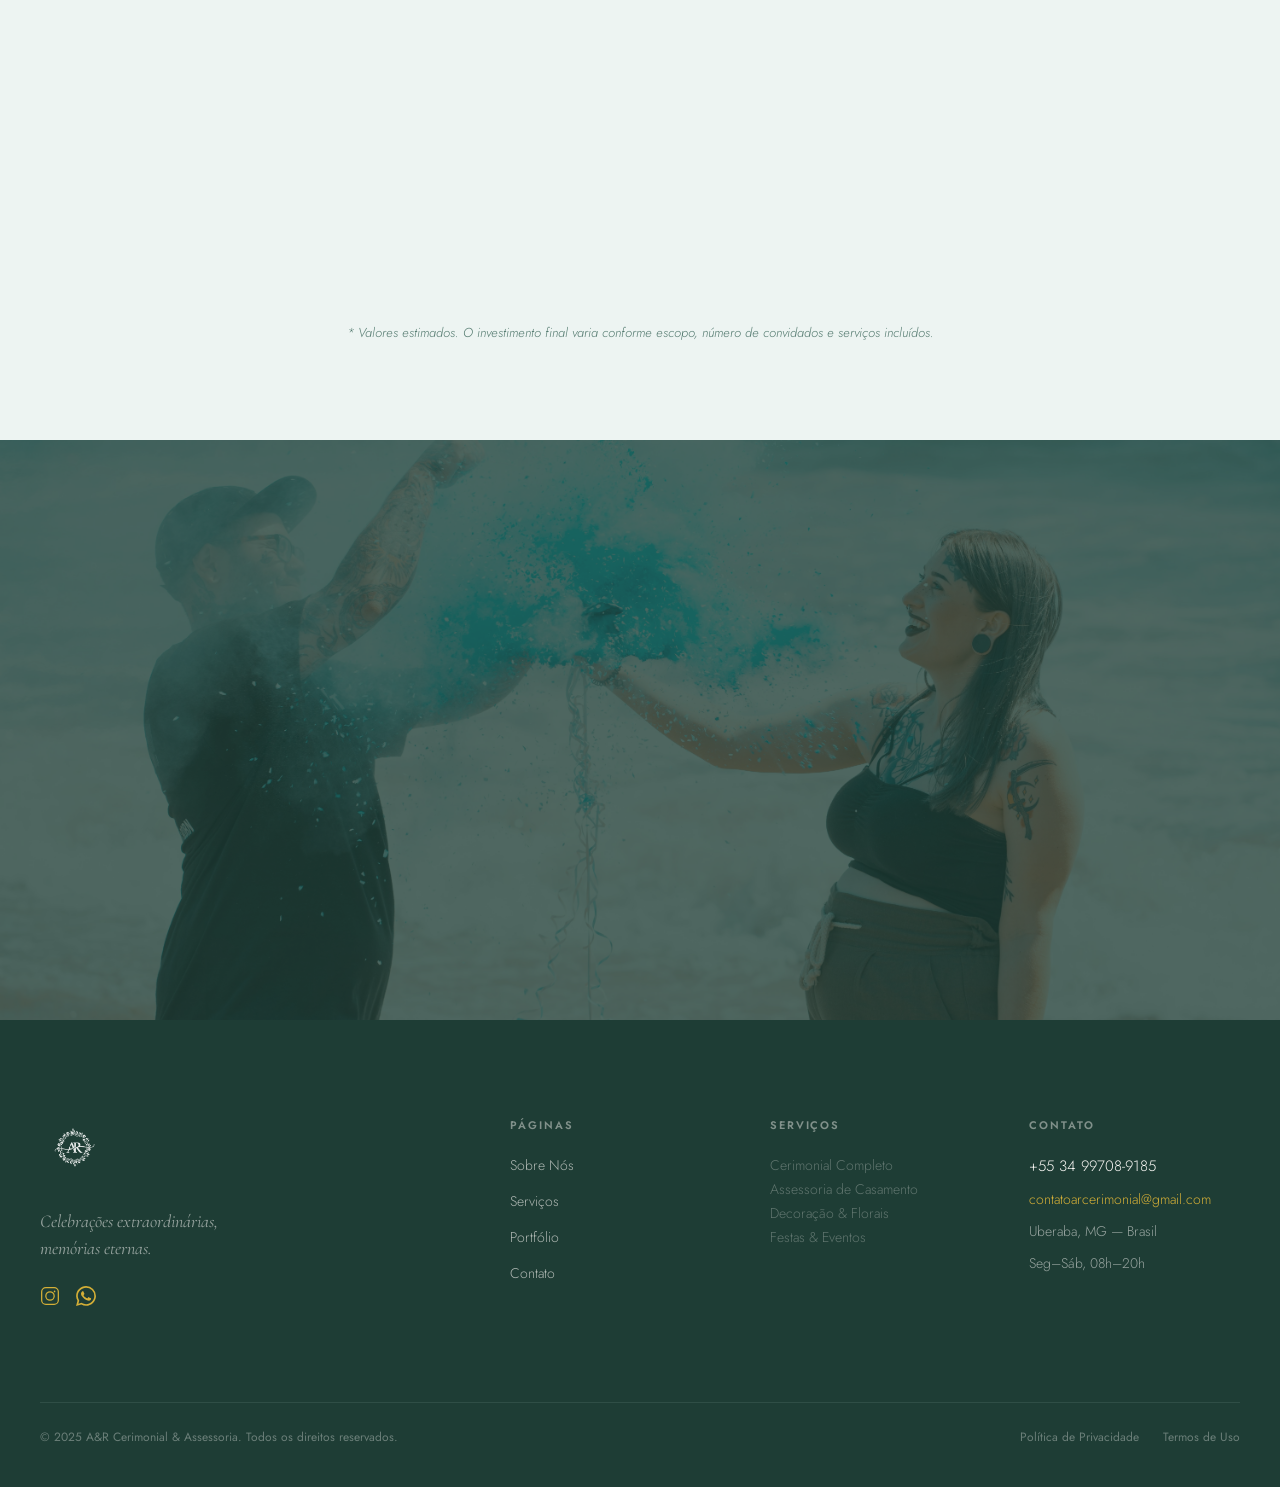
<file: site/cha-revelacao.html>
<!doctype html>
<html lang="pt-BR">
  <head>
    <meta charset="UTF-8" />
    <meta name="viewport" content="width=device-width, initial-scale=1.0" />
    <meta
      name="description"
      content="Cerimonial completo para Chá Revelação. A&R Cerimonial planeja e executa o momento da revelação com criatividade, organização e toda a emoção que a família merece."
    />
    <title>Chá Revelação — A&amp;R Cerimonial &amp; Assessoria</title>

    <link rel="preconnect" href="https://fonts.googleapis.com" />
    <link rel="preconnect" href="https://fonts.gstatic.com" crossorigin />
    <link
      href="https://fonts.googleapis.com/css2?family=Cormorant+Garamond:ital,wght@0,300;0,400;0,500;1,300;1,400&family=Jost:wght@300;400;500;600&family=Great+Vibes&display=swap"
      rel="stylesheet"
    />

    <link rel="icon" href="favicon.ico" type="image/x-icon">
    <link rel="icon" type="image/png" sizes="32x32" href="favicon-32x32.png">
    <link rel="icon" type="image/png" sizes="16x16" href="favicon-16x16.png">
    <link rel="apple-touch-icon" sizes="180x180" href="apple-touch-icon.png">
    <link rel="manifest" href="site.webmanifest">
    <!-- Google tag (gtag.js) -->
    <script async src="https://www.googletagmanager.com/gtag/js?id=AW-18071371793"></script>
    <script>
      window.dataLayer = window.dataLayer || [];
      function gtag(){dataLayer.push(arguments);}
      gtag('js', new Date());
      gtag('config', 'AW-18071371793');
    </script>
    <link rel="stylesheet" href="style.css" />
    <style>
      /* ── Hero ── */
      .crv-hero {
        position: relative;
        min-height: 90vh;
        display: flex;
        align-items: center;
        justify-content: center;
        overflow: hidden;
        background-color: var(--color-brand-primary);
      }
      .crv-hero__bg {
        position: absolute;
        inset: 0;
        background-image: url('img%20cha-revelacao/cha-revelacao1.jpg');
        background-size: cover;
        background-position: center;
        opacity: .52;
      }
      .crv-hero__content {
        position: relative;
        z-index: 1;
        text-align: center;
        padding: var(--sp-10) var(--sp-6);
        max-width: 780px;
        margin: 0 auto;
      }
      .crv-hero__kicker {
        display: inline-block;
        font-family: var(--font-script);
        font-size: clamp(1.5rem, 3vw, 2rem);
        color: var(--color-brand-secondary);
        margin-bottom: var(--sp-4);
        opacity: 0;
        transform: translateY(12px);
        animation: crvFadeUp 0.7s 0.2s ease forwards;
      }
      .crv-hero__title {
        font-family: var(--font-serif);
        font-size: clamp(2.25rem, 5.5vw, 4rem);
        font-weight: 300;
        line-height: 1.12;
        color: #fff;
        margin-bottom: var(--sp-6);
        opacity: 0;
        transform: translateY(16px);
        animation: crvFadeUp 0.75s 0.4s ease forwards;
      }
      .crv-hero__subtitle {
        font-family: var(--font-sans);
        font-size: clamp(1rem, 2vw, 1.25rem);
        font-weight: 300;
        color: rgba(255,255,255,.82);
        line-height: 1.7;
        margin-bottom: var(--sp-10);
        opacity: 0;
        transform: translateY(16px);
        animation: crvFadeUp 0.75s 0.6s ease forwards;
      }
      .crv-hero__cta {
        opacity: 0;
        transform: translateY(16px);
        animation: crvFadeUp 0.75s 0.8s ease forwards;
      }
      @keyframes crvFadeUp {
        to { opacity: 1; transform: translateY(0); }
      }
      @media (prefers-reduced-motion: reduce) {
        .crv-hero__kicker,
        .crv-hero__title,
        .crv-hero__subtitle,
        .crv-hero__cta { animation: none; opacity: 1; transform: none; }
      }

      /* ── Descrição ── */
      .crv-desc {
        background: var(--color-surface-base);
        padding: var(--sp-24) 0;
      }
      .crv-desc__inner {
        display: grid;
        grid-template-columns: 1fr;
        gap: var(--sp-12);
        align-items: center;
      }
      @media (min-width: 900px) {
        .crv-desc__inner { grid-template-columns: 1fr 1fr; gap: var(--sp-16); }
      }
      .crv-desc__img {
        overflow: hidden;
        line-height: 0;
      }
      .crv-desc__img img {
        width: 100%;
        aspect-ratio: 4 / 5;
        object-fit: cover;
        display: block;
      }
      .crv-desc__copy { }
      .crv-desc__text {
        font-family: var(--font-sans);
        font-size: 1.0625rem;
        font-weight: 300;
        line-height: 1.85;
        color: var(--color-text-secondary);
      }
      .crv-desc__text + .crv-desc__text {
        margin-top: var(--sp-5);
      }
      .crv-desc__highlight {
        font-family: var(--font-serif);
        font-size: clamp(1.25rem, 2.2vw, 1.625rem);
        font-weight: 400;
        font-style: italic;
        color: var(--color-text-primary);
        line-height: 1.45;
        margin-top: var(--sp-8);
        padding: var(--sp-6) var(--sp-8);
        border-left: 2px solid var(--color-brand-secondary);
      }

      /* ── Faixa editorial ── */
      .crv-strip {
        height: clamp(280px, 40vw, 520px);
        overflow: hidden;
        line-height: 0;
      }
      .crv-strip img {
        width: 100%;
        height: 100%;
        object-fit: cover;
        object-position: center;
        display: block;
      }

      /* ── Como Funciona ── */
      .crv-steps {
        background: var(--color-surface-muted);
        padding: var(--sp-24) 0;
      }
      .crv-steps__grid {
        display: grid;
        grid-template-columns: 1fr;
        gap: var(--sp-8);
        margin-top: var(--sp-14);
      }
      @media (min-width: 768px) {
        .crv-steps__grid { grid-template-columns: repeat(3, 1fr); gap: var(--sp-6); }
      }
      .crv-step {
        background: var(--color-surface-base);
        padding: var(--sp-10) var(--sp-8);
        text-align: center;
        position: relative;
      }
      .crv-step__number {
        font-family: var(--font-serif);
        font-size: 3.5rem;
        font-weight: 300;
        color: var(--color-brand-secondary);
        opacity: .35;
        line-height: 1;
        margin-bottom: var(--sp-4);
        display: block;
      }
      .crv-step__title {
        font-family: var(--font-serif);
        font-size: 1.375rem;
        font-weight: 400;
        color: var(--color-text-primary);
        margin-bottom: var(--sp-4);
      }
      .crv-step__text {
        font-family: var(--font-sans);
        font-size: .9375rem;
        font-weight: 300;
        line-height: 1.8;
        color: var(--color-text-secondary);
      }
      @media (min-width: 768px) {
        .crv-step:not(:last-child)::after {
          content: '';
          position: absolute;
          top: var(--sp-10);
          right: -1px;
          width: 1px;
          height: 60px;
          background: var(--color-border);
        }
      }

      /* ── Diferenciais ── */
      .crv-diff {
        background: var(--color-surface-base);
        padding: var(--sp-24) 0;
      }
      .crv-diff__grid {
        display: grid;
        grid-template-columns: 1fr;
        gap: var(--sp-6);
        margin-top: var(--sp-14);
      }
      @media (min-width: 600px) {
        .crv-diff__grid { grid-template-columns: repeat(2, 1fr); }
      }
      @media (min-width: 1024px) {
        .crv-diff__grid { grid-template-columns: repeat(3, 1fr); }
      }
      .crv-diff__card {
        border: var(--border-accent);
        padding: var(--sp-8);
        transition: box-shadow 250ms;
      }
      .crv-diff__card:hover {
        box-shadow: 0 8px 32px rgba(30,61,53,.08);
      }
      .crv-diff__icon {
        width: 40px;
        height: 40px;
        margin-bottom: var(--sp-5);
        color: var(--color-brand-secondary);
      }
      .crv-diff__title {
        font-family: var(--font-serif);
        font-size: 1.1875rem;
        font-weight: 400;
        color: var(--color-text-primary);
        margin-bottom: var(--sp-3);
      }
      .crv-diff__text {
        font-family: var(--font-sans);
        font-size: .9rem;
        font-weight: 300;
        line-height: 1.75;
        color: var(--color-text-secondary);
      }

      /* ── CTA Final ── */
      .crv-cta {
        position: relative;
        overflow: hidden;
        padding: var(--sp-24) 0;
        background-color: var(--color-brand-primary);
        text-align: center;
      }
      .crv-cta__bg {
        position: absolute;
        inset: 0;
        background-image: url('img%20cha-revelacao/cha-revelacao4.jpg');
        background-size: cover;
        background-position: center;
        opacity: .22;
      }
      .crv-cta__inner {
        position: relative;
        z-index: 1;
        max-width: 640px;
        margin: 0 auto;
        padding: 0 var(--sp-6);
      }
      .crv-cta__script {
        font-family: var(--font-script);
        font-size: clamp(1.5rem, 3vw, 2rem);
        color: var(--color-brand-secondary);
        display: block;
        margin-bottom: var(--sp-4);
      }
      .crv-cta__title {
        font-family: var(--font-serif);
        font-size: clamp(2rem, 4.5vw, 3rem);
        font-weight: 300;
        color: #fff;
        line-height: 1.2;
        margin-bottom: var(--sp-6);
      }
      .crv-cta__text {
        font-family: var(--font-sans);
        font-size: 1rem;
        font-weight: 300;
        color: rgba(255,255,255,.78);
        line-height: 1.75;
        margin-bottom: var(--sp-10);
      }

      /* ── Dropdown de Serviços ── */
      .nav__item {
        position: relative;
      }
      .nav__link--has-dropdown {
        display: inline-flex;
        align-items: center;
        gap: 5px;
        background: none;
        border: none;
        cursor: pointer;
        font: inherit;
        padding: 0;
      }
      .nav__chevron {
        display: inline-block;
        width: 7px;
        height: 7px;
        border-right: 1.5px solid currentColor;
        border-bottom: 1.5px solid currentColor;
        transform: rotate(45deg) translateY(-2px);
        transition: transform 220ms;
        flex-shrink: 0;
      }
      .nav__item[aria-expanded="true"] .nav__chevron {
        transform: rotate(-135deg) translateY(2px);
      }
      .nav__dropdown {
        position: absolute;
        top: calc(100% + 20px);
        left: 50%;
        transform: translateX(-50%) translateY(8px);
        background: var(--color-brand-primary);
        min-width: 230px;
        padding: var(--sp-2) 0;
        opacity: 0;
        visibility: hidden;
        transition: opacity 200ms, transform 200ms, visibility 200ms;
        z-index: 300;
        box-shadow: 0 16px 48px rgba(0,0,0,.25);
        pointer-events: none;
      }
      .nav__dropdown::before {
        content: '';
        position: absolute;
        top: -20px;
        left: 0;
        right: 0;
        height: 20px;
      }
      .nav__item:hover .nav__dropdown,
      .nav__item:focus-within .nav__dropdown,
      .nav__item[aria-expanded="true"] .nav__dropdown {
        opacity: 1;
        visibility: visible;
        transform: translateX(-50%) translateY(0);
        pointer-events: auto;
      }
      .nav__dropdown-link {
        display: block;
        padding: var(--sp-3) var(--sp-6);
        font-family: var(--font-sans);
        font-size: .875rem;
        font-weight: 400;
        letter-spacing: .02em;
        color: rgba(255,255,255,.78);
        text-decoration: none;
        white-space: nowrap;
        transition: color 150ms, background 150ms;
      }
      .nav__dropdown-link:hover {
        color: var(--color-brand-secondary);
        background: rgba(255,255,255,.05);
      }
      .nav__dropdown-link--active {
        color: var(--color-brand-secondary);
        font-weight: 500;
      }
      .nav__link--active {
        color: var(--color-brand-secondary) !important;
        opacity: 1 !important;
      }

      /* ── Mobile menu — Serviços expandido ── */
      .mobile-menu__section-label {
        display: block;
        font-family: var(--font-sans);
        font-size: .6875rem;
        font-weight: 600;
        letter-spacing: .16em;
        text-transform: uppercase;
        color: var(--color-brand-secondary);
        margin-top: var(--sp-6);
        margin-bottom: var(--sp-2);
        opacity: .85;
      }
      .mobile-menu__link--sub {
        padding-left: var(--sp-5);
        font-size: .9375rem;
        opacity: .75;
      }
      .mobile-menu__link--active {
        color: var(--color-brand-secondary) !important;
        opacity: 1 !important;
      }
      .mobile-menu__rule {
        border: none;
        border-top: 1px solid rgba(255,255,255,.1);
        margin: var(--sp-4) 0 var(--sp-2);
      }
    </style>
  </head>
  <body>
    <a href="#main-content" class="skip-link">Ir para o conteúdo principal</a>

    <!-- Navegação -->
    <header class="nav" id="site-nav" role="banner" data-scrolled="true">
      <div class="nav__container">
        <a href="index.html" aria-label="A&amp;R Cerimonial — voltar ao início">
          <img
            src="img/logo.png"
            alt="A&amp;R Cerimonial"
            class="nav__logo-img"
            height="52"
            loading="eager"
          />
        </a>

        <nav class="nav__links" aria-label="Navegação principal">
          <a href="index.html" class="nav__link">Início</a>

          <div class="nav__item" aria-expanded="false">
            <a
              href="index.html#servicos"
              class="nav__link nav__link--active nav__link--has-dropdown"
              aria-haspopup="menu"
              id="nav-services-trigger"
            >Serviços <span class="nav__chevron" aria-hidden="true"></span></a>

            <div class="nav__dropdown" role="menu" aria-labelledby="nav-services-trigger">
              <a href="index.html#servicos"       class="nav__dropdown-link" role="menuitem">Casamentos</a>
              <a href="cha-de-bebe.html"         class="nav__dropdown-link" role="menuitem">Chá de Bebê</a>
              <a href="cha-revelacao.html"        class="nav__dropdown-link nav__dropdown-link--active" role="menuitem" aria-current="page">Chá Revelação</a>
              <a href="batizados.html"            class="nav__dropdown-link" role="menuitem">Batizados</a>
              <a href="bodas.html"                class="nav__dropdown-link" role="menuitem">Bodas</a>
              <a href="aniversarios.html"         class="nav__dropdown-link" role="menuitem">Aniversários</a>
              <a href="eventos-corporativos.html" class="nav__dropdown-link" role="menuitem">Eventos Corporativos</a>
              <a href="leiloes.html"              class="nav__dropdown-link" role="menuitem">Leilões</a>
              <a href="feiras-e-exposicoes.html"  class="nav__dropdown-link" role="menuitem">Feiras e Exposições</a>
            </div>
          </div>

          <a href="index.html#sobre"       class="nav__link">Sobre</a>
          <a href="index.html#portfolio"   class="nav__link">Portfólio</a>
          <a href="index.html#depoimentos" class="nav__link">Depoimentos</a>
          <a href="index.html#contato"     class="nav__link">Contato</a>
        </nav>

        <a
          href="https://wa.me/5534997089185?text=Ol%C3%A1!%20Vim%20pelo%20site%20e%20gostaria%20de%20saber%20mais%20sobre%20o%20cerimonial%20para%20Ch%C3%A1%20Revela%C3%A7%C3%A3o."
          class="btn btn--ghost-dark nav__cta"
          target="_blank"
          rel="noopener noreferrer"
          >Agende uma Conversa</a
        >

        <button
          class="nav__hamburger"
          aria-label="Abrir menu de navegação"
          aria-expanded="false"
          aria-controls="mobile-menu"
        >
          <span class="nav__hamburger-line"></span>
          <span class="nav__hamburger-line"></span>
          <span class="nav__hamburger-line"></span>
        </button>
      </div>
    </header>

    <!-- Menu Mobile -->
    <div
      class="mobile-menu"
      id="mobile-menu"
      aria-hidden="true"
      role="dialog"
      aria-modal="true"
      aria-label="Menu de navegação"
    >
      <button class="mobile-menu__close" aria-label="Fechar menu">&#x2715;</button>
      <nav class="mobile-menu__nav" aria-label="Menu mobile">
        <a href="index.html" class="mobile-menu__link">Início</a>

        <span class="mobile-menu__section-label">Serviços</span>
        <a href="index.html#servicos"       class="mobile-menu__link mobile-menu__link--sub">Casamentos</a>
        <a href="cha-de-bebe.html"         class="mobile-menu__link mobile-menu__link--sub">Chá de Bebê</a>
        <a href="cha-revelacao.html"        class="mobile-menu__link mobile-menu__link--sub mobile-menu__link--active">Chá Revelação</a>
        <a href="batizados.html"            class="mobile-menu__link mobile-menu__link--sub">Batizados</a>
        <a href="bodas.html"               class="mobile-menu__link mobile-menu__link--sub">Bodas</a>
        <a href="aniversarios.html"        class="mobile-menu__link mobile-menu__link--sub">Aniversários</a>
        <a href="eventos-corporativos.html" class="mobile-menu__link mobile-menu__link--sub">Eventos Corporativos</a>
        <a href="leiloes.html"             class="mobile-menu__link mobile-menu__link--sub">Leilões</a>
        <a href="feiras-e-exposicoes.html"  class="mobile-menu__link mobile-menu__link--sub">Feiras e Exposições</a>

        <hr class="mobile-menu__rule" aria-hidden="true" />
        <a href="index.html#sobre"       class="mobile-menu__link">Sobre</a>
        <a href="index.html#portfolio"   class="mobile-menu__link">Portfólio</a>
        <a href="index.html#depoimentos" class="mobile-menu__link">Depoimentos</a>
        <a href="index.html#contato"     class="mobile-menu__link">Contato</a>
      </nav>
      <a
        href="https://wa.me/5534997089185?text=Ol%C3%A1!%20Vim%20pelo%20site%20e%20gostaria%20de%20saber%20mais%20sobre%20o%20cerimonial%20para%20Ch%C3%A1%20Revela%C3%A7%C3%A3o."
        class="btn btn--gold mobile-menu__cta"
        target="_blank"
        rel="noopener noreferrer"
        >Agende uma Conversa</a
      >
    </div>

    <main id="main-content">

      <!-- ── 1. HERO ── -->
      <section class="crv-hero" aria-labelledby="crv-hero-title">
        <div class="crv-hero__bg" aria-hidden="true"></div>
        <div class="crv-hero__content">
          <span class="crv-hero__kicker">Chá Revelação</span>
          <h1 class="crv-hero__title" id="crv-hero-title">
            Cerimonial para<br />Chá Revelação
          </h1>
          <p class="crv-hero__subtitle">
            Planejamento e execução de um momento único e emocionante
          </p>
          <div class="crv-hero__cta">
            <a
              href="https://wa.me/5534997089185?text=Ol%C3%A1!%20Vim%20pelo%20site%20e%20gostaria%20de%20saber%20mais%20sobre%20o%20cerimonial%20para%20Ch%C3%A1%20Revela%C3%A7%C3%A3o."
              class="btn btn--gold"
              target="_blank"
              rel="noopener noreferrer"
              >Agende uma Conversa</a
            >
          </div>
        </div>
      </section>

      <!-- ── 2. DESCRIÇÃO ── -->
      <section class="crv-desc" aria-labelledby="crv-desc-title">
        <div class="container">
          <div class="section-intro reveal">
            <span class="script-label">A magia da revelação</span>
            <h2 class="display-lg" id="crv-desc-title">Um momento que para o tempo</h2>
            <div class="gold-divider gold-divider--center" aria-hidden="true"></div>
          </div>

          <div class="crv-desc__inner reveal">
            <div class="crv-desc__img">
              <img
                src="img%20cha-revelacao/cha-revelacao2.jpg"
                alt="Decoração de Chá Revelação organizado pela A&amp;R Cerimonial"
                loading="lazy"
              />
            </div>
            <div class="crv-desc__copy">
              <p class="crv-desc__text">
                O Chá Revelação é aquele instante mágico em que o segredo mais
                esperado finalmente se transforma em surpresa, alegria e emoção
                compartilhada. É a festa que transforma um momento em memória
                — com confetes, balões, fumaças coloridas e o amor de toda a família.
              </p>
              <p class="crv-desc__text">
                Na A&amp;R Cerimonial, cuidamos de cada detalhe para que a revelação
                aconteça do jeito que vocês sempre imaginaram: com criatividade,
                impacto visual e uma organização impecável. Você foca na emoção;
                nós cuidamos de tudo o mais.
              </p>
              <blockquote class="crv-desc__highlight">
                "O segredo guardado com cuidado,<br />revelado na hora certa, do jeito mais especial."
              </blockquote>
            </div>
          </div>
        </div>
      </section>

      <!-- ── Faixa editorial ── -->
      <div class="crv-strip" role="img" aria-label="Decoração de Chá Revelação">
        <img
          src="img%20cha-revelacao/cha-revelacao3.jpg"
          alt="Detalhes da decoração de Chá Revelação"
          loading="lazy"
        />
      </div>

      <!-- ── 3. COMO FUNCIONA ── -->
      <section class="crv-steps" aria-labelledby="crv-steps-title">
        <div class="container">
          <div class="section-intro reveal">
            <span class="script-label">Nosso processo</span>
            <h2 class="display-lg" id="crv-steps-title">Como funciona</h2>
            <div class="gold-divider gold-divider--center" aria-hidden="true"></div>
            <p class="section-intro__subtitle">
              Três etapas que transformam a expectativa em um momento inesquecível.
            </p>
          </div>

          <div class="crv-steps__grid">

            <article class="crv-step reveal">
              <span class="crv-step__number" aria-hidden="true">01</span>
              <h3 class="crv-step__title">Planejamento da Revelação</h3>
              <p class="crv-step__text">
                Tudo começa com uma conversa sobre o que os pais imaginam para o
                grande momento. Qual será a dinâmica da revelação — fumaça, balões,
                caixas surpresa, confetes? Alinhamos o conceito, a paleta de cores,
                o estilo visual e os fornecedores necessários para que a surpresa
                seja exatamente como vocês sonharam.
              </p>
            </article>

            <article class="crv-step reveal">
              <span class="crv-step__number" aria-hidden="true">02</span>
              <h3 class="crv-step__title">Organização do Evento</h3>
              <p class="crv-step__text">
                Com o conceito definido, estruturamos todo o evento: local,
                decoração temática, buffet, convites, dinâmicas com os convidados
                e cronograma detalhado. Coordenamos fornecedores e garantimos que
                cada peça esteja no lugar certo, no momento certo — para que a
                surpresa funcione perfeitamente.
              </p>
            </article>

            <article class="crv-step reveal">
              <span class="crv-step__number" aria-hidden="true">03</span>
              <h3 class="crv-step__title">Execução do Momento Especial</h3>
              <p class="crv-step__text">
                No dia da festa, nossa equipe gerencia toda a logística — da
                montagem ao encerramento. Cuidamos do timing da revelação para
                que a emoção chegue no ápice certo. Você e sua família vivem
                o momento plenamente, sem se preocupar com absolutamente nada.
              </p>
            </article>

          </div>
        </div>
      </section>

      <!-- ── 4. DIFERENCIAIS ── -->
      <section class="crv-diff" aria-labelledby="crv-diff-title">
        <div class="container">
          <div class="section-intro reveal">
            <span class="script-label">Por que nos escolher</span>
            <h2 class="display-lg" id="crv-diff-title">Nossos diferenciais</h2>
            <div class="gold-divider gold-divider--center" aria-hidden="true"></div>
            <p class="section-intro__subtitle">
              O que torna a A&amp;R Cerimonial a escolha certa para o seu Chá Revelação.
            </p>
          </div>

          <div class="crv-diff__grid">

            <article class="crv-diff__card reveal">
              <svg class="crv-diff__icon" viewBox="0 0 24 24" fill="none" stroke="currentColor" stroke-width="1.4" aria-hidden="true">
                <path d="M12 2l3.09 6.26L22 9.27l-5 4.87 1.18 6.88L12 17.77l-6.18 3.25L7 14.14 2 9.27l6.91-1.01L12 2z"/>
              </svg>
              <h3 class="crv-diff__title">Criatividade na revelação</h3>
              <p class="crv-diff__text">
                Cada revelação é única. Desenvolvemos conceitos criativos e personalizados
                — do tema visual ao elemento surpresa — para que o momento seja
                impactante, emocionante e completamente seu.
              </p>
            </article>

            <article class="crv-diff__card reveal">
              <svg class="crv-diff__icon" viewBox="0 0 24 24" fill="none" stroke="currentColor" stroke-width="1.4" aria-hidden="true">
                <path d="M12 21.35l-1.45-1.32C5.4 15.36 2 12.28 2 8.5 2 5.42 4.42 3 7.5 3c1.74 0 3.41.81 4.5 2.09C13.09 3.81 14.76 3 16.5 3 19.58 3 22 5.42 22 8.5c0 3.78-3.4 6.86-8.55 11.54L12 21.35z"/>
              </svg>
              <h3 class="crv-diff__title">Experiência com eventos afetivos</h3>
              <p class="crv-diff__text">
                Entendemos a carga emocional de um Chá Revelação. Nossa experiência
                em celebrações familiares garante que cada detalhe seja pensado
                com sensibilidade e cuidado genuíno.
              </p>
            </article>

            <article class="crv-diff__card reveal">
              <svg class="crv-diff__icon" viewBox="0 0 24 24" fill="none" stroke="currentColor" stroke-width="1.4" aria-hidden="true">
                <rect x="3" y="3" width="18" height="18" rx="2" ry="2"/>
                <line x1="3" y1="9" x2="21" y2="9"/>
                <line x1="9" y1="21" x2="9" y2="9"/>
              </svg>
              <h3 class="crv-diff__title">Organização completa</h3>
              <p class="crv-diff__text">
                Do primeiro contato ao pós-evento, cobrimos todos os aspectos:
                local, decoração, buffet, fornecedores, cronograma e logística
                da revelação. Uma única equipe cuidando de tudo.
              </p>
            </article>

            <article class="crv-diff__card reveal">
              <svg class="crv-diff__icon" viewBox="0 0 24 24" fill="none" stroke="currentColor" stroke-width="1.4" aria-hidden="true">
                <circle cx="12" cy="12" r="10"/>
                <polyline points="12 6 12 12 16 14"/>
              </svg>
              <h3 class="crv-diff__title">Tranquilidade para os pais</h3>
              <p class="crv-diff__text">
                A gestante não precisa se preocupar com nada além de aproveitar.
                Assumimos toda a operação para que os pais vivam o momento com
                presença total — sem estresse, sem imprevistos, sem surpresas
                indesejadas.
              </p>
            </article>

            <article class="crv-diff__card reveal">
              <svg class="crv-diff__icon" viewBox="0 0 24 24" fill="none" stroke="currentColor" stroke-width="1.4" aria-hidden="true">
                <path d="M17 21v-2a4 4 0 0 0-4-4H5a4 4 0 0 0-4 4v2"/>
                <circle cx="9" cy="7" r="4"/>
                <path d="M23 21v-2a4 4 0 0 0-3-3.87"/>
                <path d="M16 3.13a4 4 0 0 1 0 7.75"/>
              </svg>
              <h3 class="crv-diff__title">Rede de fornecedores selecionados</h3>
              <p class="crv-diff__text">
                Trabalhamos com profissionais especializados em eventos afetivos —
                decoradores, confeiteiros, fotógrafos e fornecedores de elementos
                de revelação — todos alinhados ao nosso padrão de qualidade.
              </p>
            </article>

            <article class="crv-diff__card reveal">
              <svg class="crv-diff__icon" viewBox="0 0 24 24" fill="none" stroke="currentColor" stroke-width="1.4" aria-hidden="true">
                <path d="M21 15a2 2 0 0 1-2 2H7l-4 4V5a2 2 0 0 1 2-2h14a2 2 0 0 1 2 2z"/>
              </svg>
              <h3 class="crv-diff__title">Atendimento próximo e acolhedor</h3>
              <p class="crv-diff__text">
                Estamos ao lado da família em cada etapa, com comunicação clara
                e atenção constante. Sabemos que este é um momento único — e
                tratamos com a importância que ele merece.
              </p>
            </article>

          </div>
        </div>
      </section>

      <!-- ── Planos e Investimento ── -->
      <section class="svc-plans" aria-labelledby="crv-plans-title">
        <div class="container">
          <div class="section-intro reveal">
            <span class="script-label">Transparência e clareza</span>
            <h2 class="display-lg" id="crv-plans-title">Planos e Investimento</h2>
            <div class="gold-divider gold-divider--center" aria-hidden="true"></div>
            <p class="section-intro__subtitle">
              Valores de referência para você planejar com tranquilidade. Entre em contato para um orçamento personalizado.
            </p>
          </div>

          <div class="svc-plans__grid">

            <article class="svc-plan reveal">
              <span class="svc-plan__name">Básico</span>
              <div class="svc-plan__price">R$ 1.250 – R$ 2.000</div>
              <div class="svc-plan__divider" aria-hidden="true"></div>
              <p class="svc-plan__desc">Coordenação do momento da revelação e suporte operacional no dia.</p>
            </article>

            <article class="svc-plan svc-plan--featured reveal">
              <span class="svc-plan__name">Intermediário</span>
              <div class="svc-plan__price">R$ 2.000 – R$ 3.500</div>
              <div class="svc-plan__divider" aria-hidden="true"></div>
              <p class="svc-plan__desc">Planejamento do conceito, fornecedores selecionados e coordenação completa do evento.</p>
            </article>

            <article class="svc-plan reveal">
              <span class="svc-plan__name">Elaborado</span>
              <div class="svc-plan__price">R$ 3.500 – R$ 6.000</div>
              <div class="svc-plan__divider" aria-hidden="true"></div>
              <p class="svc-plan__desc">Experiência imersiva completa, do roteiro à revelação, com produção exclusiva.</p>
            </article>

          </div>

          <p class="svc-plans__note">* Valores estimados. O investimento final varia conforme escopo, número de convidados e serviços incluídos.</p>
        </div>
      </section>

      <!-- ── 5. CALL TO ACTION ── -->
      <section class="crv-cta" aria-labelledby="crv-cta-title">
        <div class="crv-cta__bg" aria-hidden="true"></div>
        <div class="crv-cta__inner">
          <span class="crv-cta__script reveal">Seu momento especial</span>
          <h2 class="crv-cta__title reveal" id="crv-cta-title">
            Viva a surpresa que<br />transforma a vida
          </h2>
          <p class="crv-cta__text reveal">
            Entre em contato conosco e descubra como a A&amp;R Cerimonial pode
            transformar o Chá Revelação da sua família em uma experiência
            verdadeiramente inesquecível. Atendemos Uberaba, região do
            Triângulo Mineiro e todo o Brasil.
          </p>
          <a
            href="https://wa.me/5534997089185?text=Ol%C3%A1!%20Vim%20pelo%20site%20e%20gostaria%20de%20saber%20mais%20sobre%20o%20cerimonial%20para%20Ch%C3%A1%20Revela%C3%A7%C3%A3o."
            class="btn btn--gold reveal"
            target="_blank"
            rel="noopener noreferrer"
            >Agende uma Conversa</a
          >
        </div>
      </section>

    </main>

    <!-- Rodapé -->
    <footer class="footer" role="contentinfo">
      <div class="container">
        <div class="footer__grid">

          <div class="footer__brand">
            <span class="footer__logo" aria-label="A&amp;R Cerimonial">
              <img
                src="img/logo.png"
                alt="A&amp;R Cerimonial"
                class="footer__logo-img"
                height="68"
                loading="lazy"
              />
            </span>
            <p class="footer__tagline">
              Celebrações extraordinárias,<br />memórias eternas.
            </p>
            <div class="footer__social" aria-label="Redes sociais">
              <a
                href="https://instagram.com/arcerimoniale_"
                class="footer__social-link"
                target="_blank"
                rel="noopener noreferrer"
                aria-label="Instagram @arcerimoniale_"
              >
                <svg width="20" height="20" viewBox="0 0 24 24" fill="none" aria-hidden="true">
                  <rect x="2" y="2" width="20" height="20" rx="5" stroke="currentColor" stroke-width="1.5"/>
                  <circle cx="12" cy="12" r="5" stroke="currentColor" stroke-width="1.5"/>
                  <circle cx="17.5" cy="6.5" r="1" fill="currentColor"/>
                </svg>
              </a>
              <a
                href="https://wa.me/5534997089185?text=Ol%C3%A1!%20Vim%20pelo%20site%20da%20A%26R%20Assessoria%20%26%20Cerimonial%20e%20gostaria%20de%20mais%20informa%C3%A7%C3%B5es."
                class="footer__social-link"
                target="_blank"
                rel="noopener noreferrer"
                aria-label="WhatsApp"
              >
                <svg width="20" height="20" viewBox="0 0 24 24" fill="none" aria-hidden="true">
                  <path d="M17.472 14.382c-.297-.149-1.758-.867-2.03-.967-.273-.099-.471-.148-.67.15-.197.297-.767.966-.94 1.164-.173.199-.347.223-.644.075-.297-.15-1.255-.463-2.39-1.475-.883-.788-1.48-1.761-1.653-2.059-.173-.297-.018-.458.13-.606.134-.133.298-.347.446-.52.149-.174.198-.298.298-.497.099-.198.05-.371-.025-.52-.075-.149-.669-1.612-.916-2.207-.242-.579-.487-.5-.669-.51-.173-.008-.371-.01-.57-.01-.198 0-.52.074-.792.372-.272.297-1.04 1.016-1.04 2.479 0 1.462 1.065 2.875 1.213 3.074.149.198 2.096 3.2 5.077 4.487.709.306 1.262.489 1.694.625.712.227 1.36.195 1.871.118.571-.085 1.758-.719 2.006-1.413.248-.694.248-1.289.173-1.413-.074-.124-.272-.198-.57-.347m-5.421 7.403h-.004a9.87 9.87 0 01-5.031-1.378l-.361-.214-3.741.982.998-3.648-.235-.374a9.86 9.86 0 01-1.51-5.26c.001-5.45 4.436-9.884 9.888-9.884 2.64 0 5.122 1.03 6.988 2.898a9.825 9.825 0 012.893 6.994c-.003 5.45-4.437 9.884-9.885 9.884m8.413-18.297A11.815 11.815 0 0012.05 0C5.495 0 .16 5.335.157 11.892c0 2.096.547 4.142 1.588 5.945L.057 24l6.305-1.654a11.882 11.882 0 005.683 1.448h.005c6.554 0 11.89-5.335 11.893-11.893a11.821 11.821 0 00-3.48-8.413Z" fill="currentColor"/>
                </svg>
              </a>
            </div>
          </div>

          <div class="footer__col">
            <span class="footer__col-label">Páginas</span>
            <nav aria-label="Links do rodapé — páginas">
              <a href="index.html#sobre"     class="footer__link">Sobre Nós</a>
              <a href="index.html#servicos"  class="footer__link">Serviços</a>
              <a href="index.html#portfolio" class="footer__link">Portfólio</a>
              <a
                href="https://wa.me/5534997089185?text=Ol%C3%A1!%20Vim%20pelo%20site%20e%20gostaria%20de%20mais%20informa%C3%A7%C3%B5es."
                class="footer__link"
                target="_blank"
                rel="noopener noreferrer"
              >Contato</a>
            </nav>
          </div>

          <div class="footer__col">
            <span class="footer__col-label">Serviços</span>
            <div aria-label="Serviços oferecidos">
              <span class="footer__link footer__link--static">Cerimonial Completo</span>
              <span class="footer__link footer__link--static">Assessoria de Casamento</span>
              <span class="footer__link footer__link--static">Decoração &amp; Florais</span>
              <span class="footer__link footer__link--static">Festas &amp; Eventos</span>
            </div>
          </div>

          <div class="footer__col">
            <span class="footer__col-label">Contato</span>
            <a
              href="https://wa.me/5534997089185?text=Ol%C3%A1!%20Vim%20pelo%20site%20da%20A%26R%20Assessoria%20%26%20Cerimonial%20e%20gostaria%20de%20mais%20informa%C3%A7%C3%B5es."
              class="footer__contact-item footer__contact-item--phone"
              target="_blank"
              rel="noopener noreferrer"
            >+55 34 99708-9185</a>
            <a
              href="mailto:contatoarcerimonial@gmail.com"
              class="footer__contact-item footer__contact-item--email"
            >contatoarcerimonial@gmail.com</a>
            <span class="footer__contact-item">Uberaba, MG — Brasil</span>
            <span class="footer__contact-item">Seg–Sáb, 08h–20h</span>
          </div>

        </div>

        <div class="footer__bottom">
          <span class="footer__copy">
            &copy; 2025 A&amp;R Cerimonial &amp; Assessoria. Todos os direitos reservados.
          </span>
          <div class="footer__legal">
            <a href="privacidade.html" class="footer__legal-link">Política de Privacidade</a>
            <a href="termos.html"      class="footer__legal-link">Termos de Uso</a>
          </div>
        </div>
      </div>
    </footer>

    <script src="script.js"></script>
    <!-- Conversão Google Ads: clique no WhatsApp -->
    <script>
      document.querySelectorAll('a[href*="wa.me"]').forEach(function(link) {
        link.addEventListener('click', function() {
          gtag('event', 'conversion', {'send_to': 'AW-18071371793/Np1TCNzO0ZccEJGAjalD'});
        });
      });
    </script>
    <script>
      /* Dropdown de Serviços — toggle por clique e teclado */
      (function () {
        var item    = document.querySelector('.nav__item');
        var trigger = item && item.querySelector('.nav__link--has-dropdown');
        if (!item || !trigger) return;

        function close() { item.setAttribute('aria-expanded', 'false'); }
        function open()  { item.setAttribute('aria-expanded', 'true');  }
        function isOpen(){ return item.getAttribute('aria-expanded') === 'true'; }

        trigger.addEventListener('click', function (e) {
          e.preventDefault();
          isOpen() ? close() : open();
        });

        document.addEventListener('click', function (e) {
          if (!item.contains(e.target)) close();
        });

        document.addEventListener('keydown', function (e) {
          if (e.key === 'Escape' && isOpen()) { close(); trigger.focus(); }
        });
      })();
    </script>
  </body>
</html>
</file>
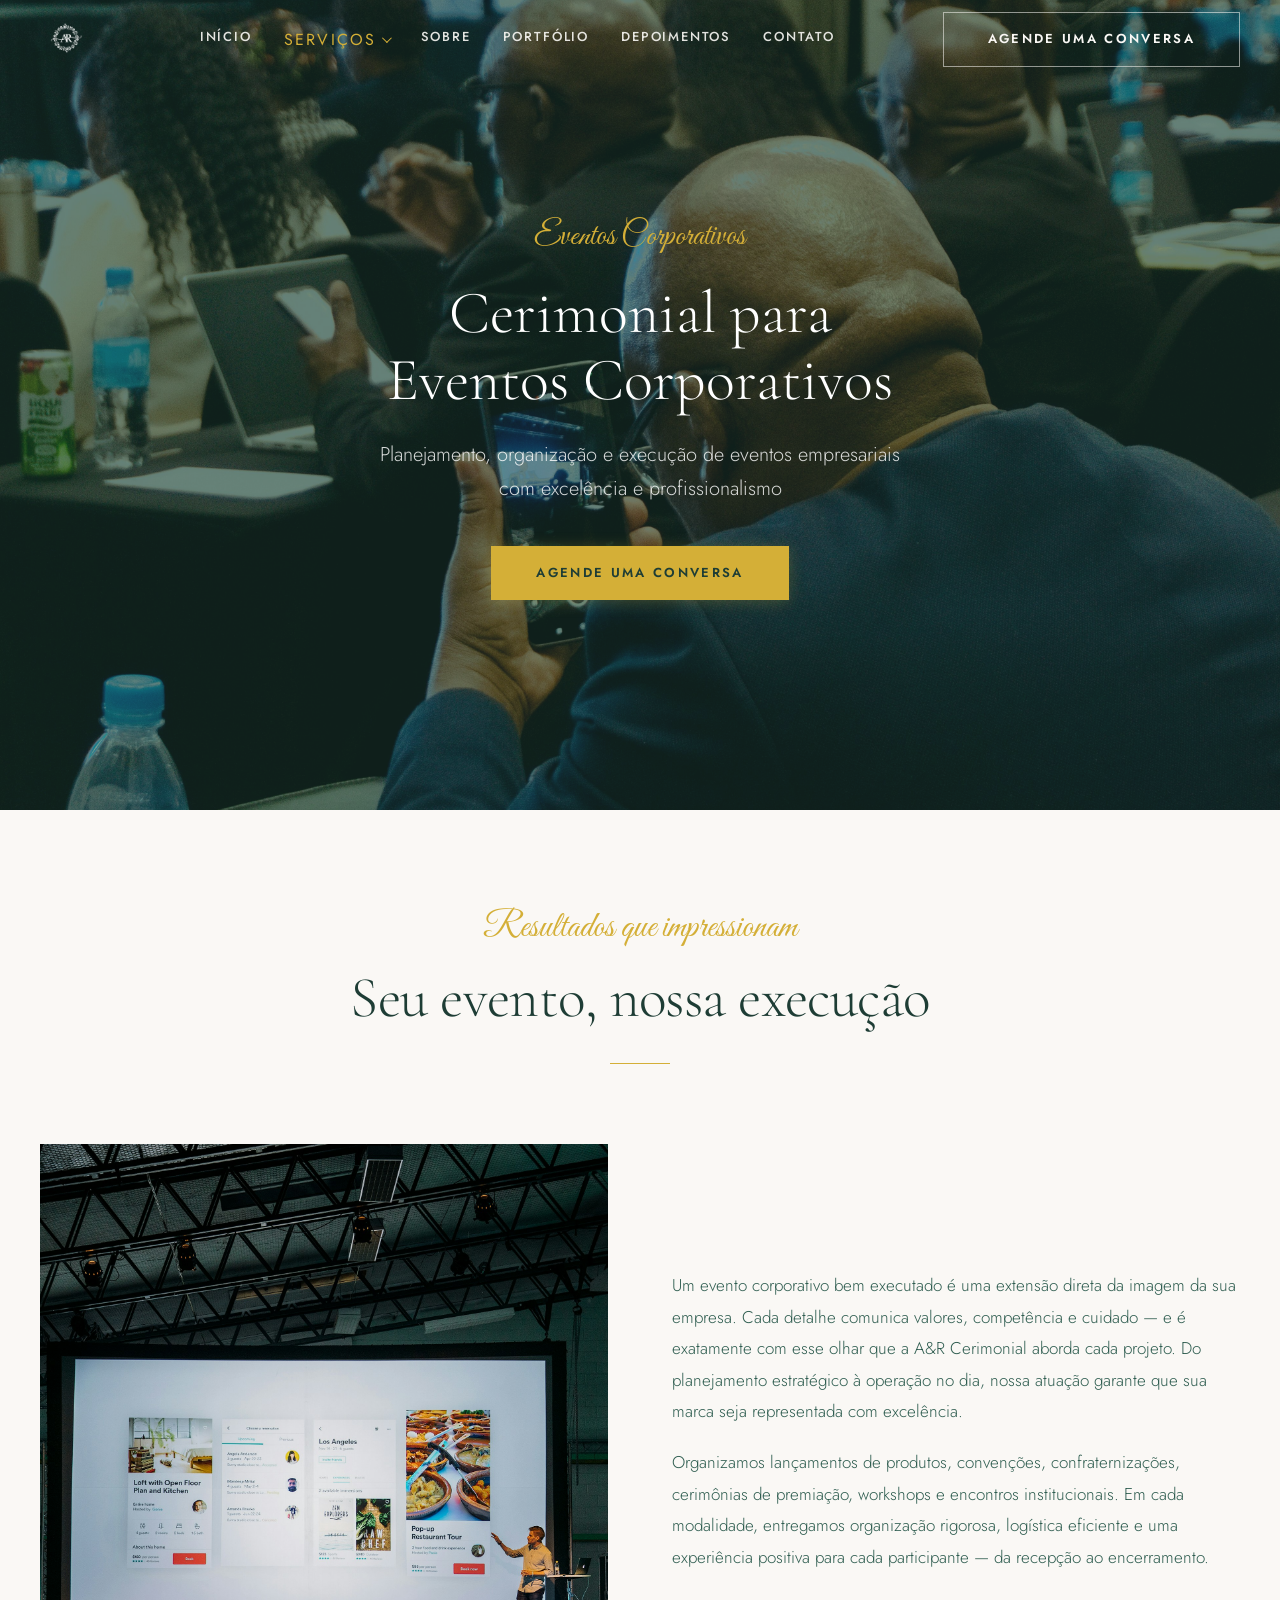
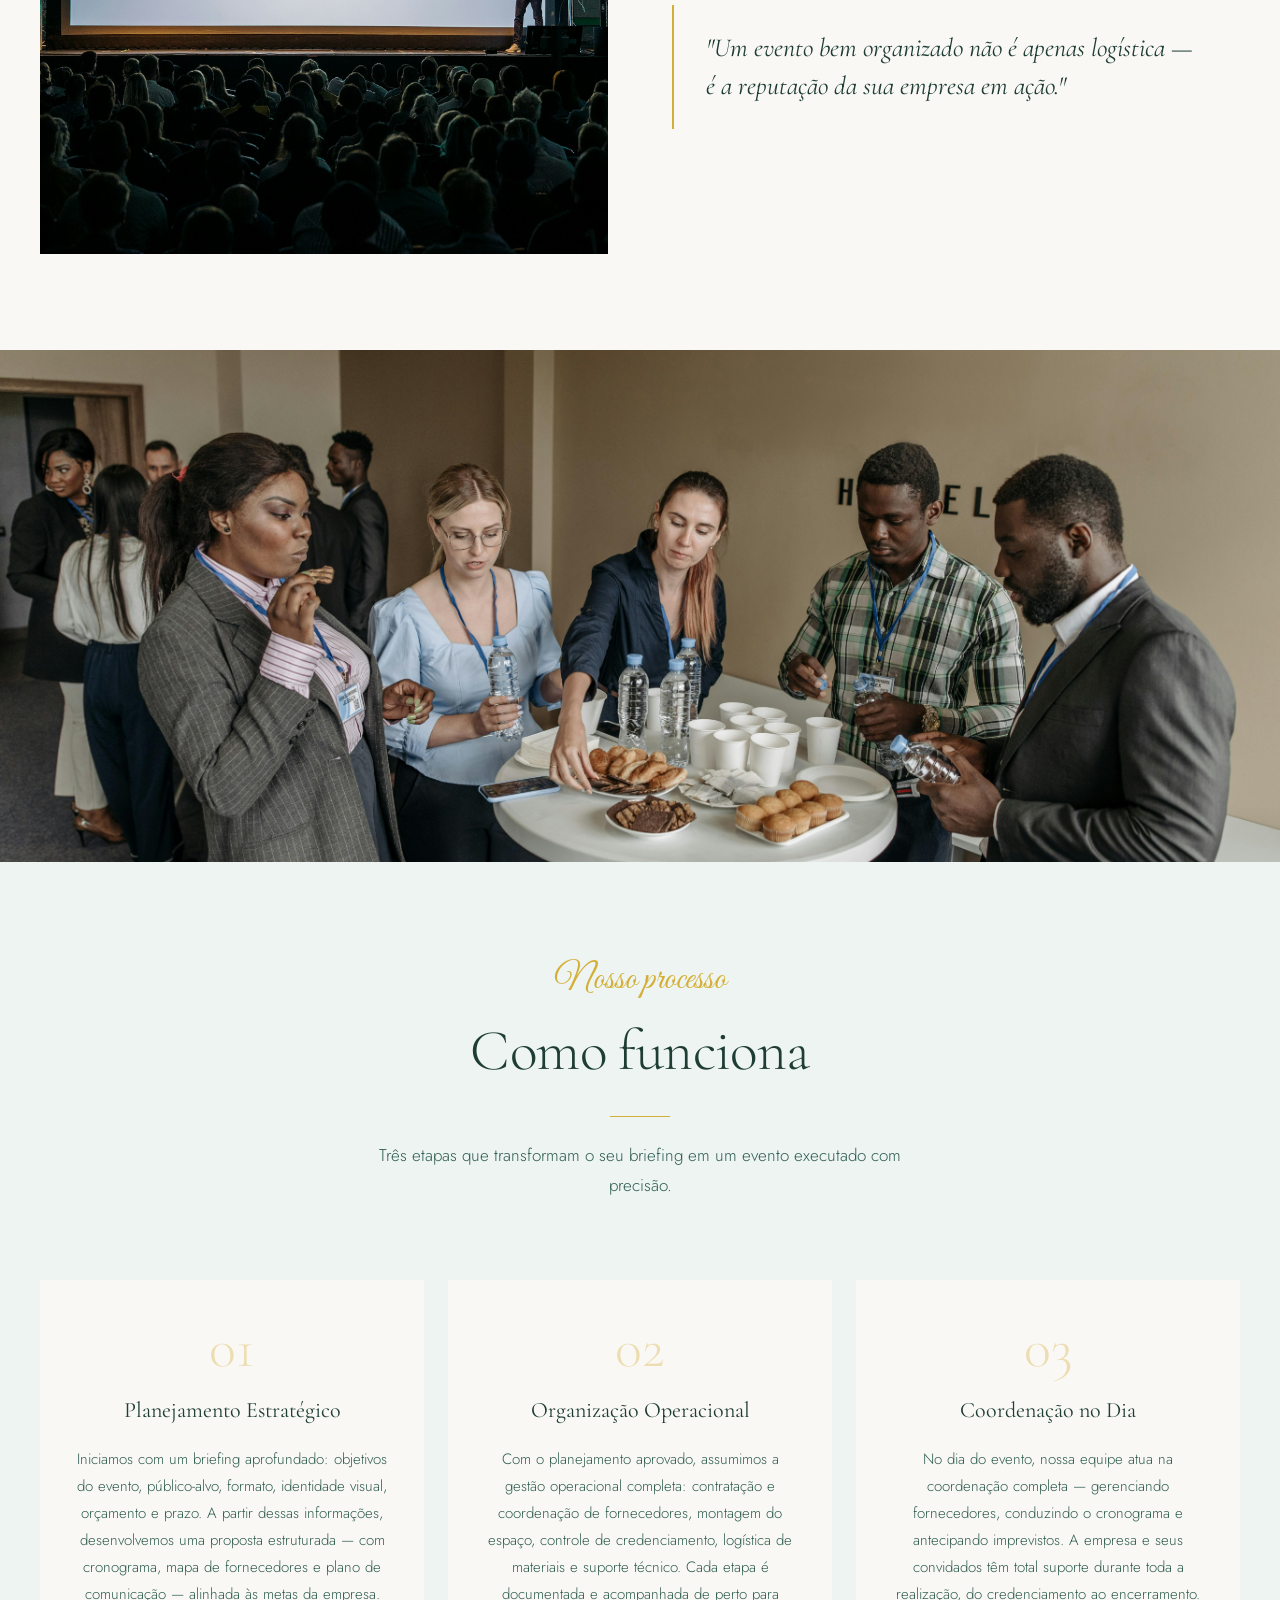
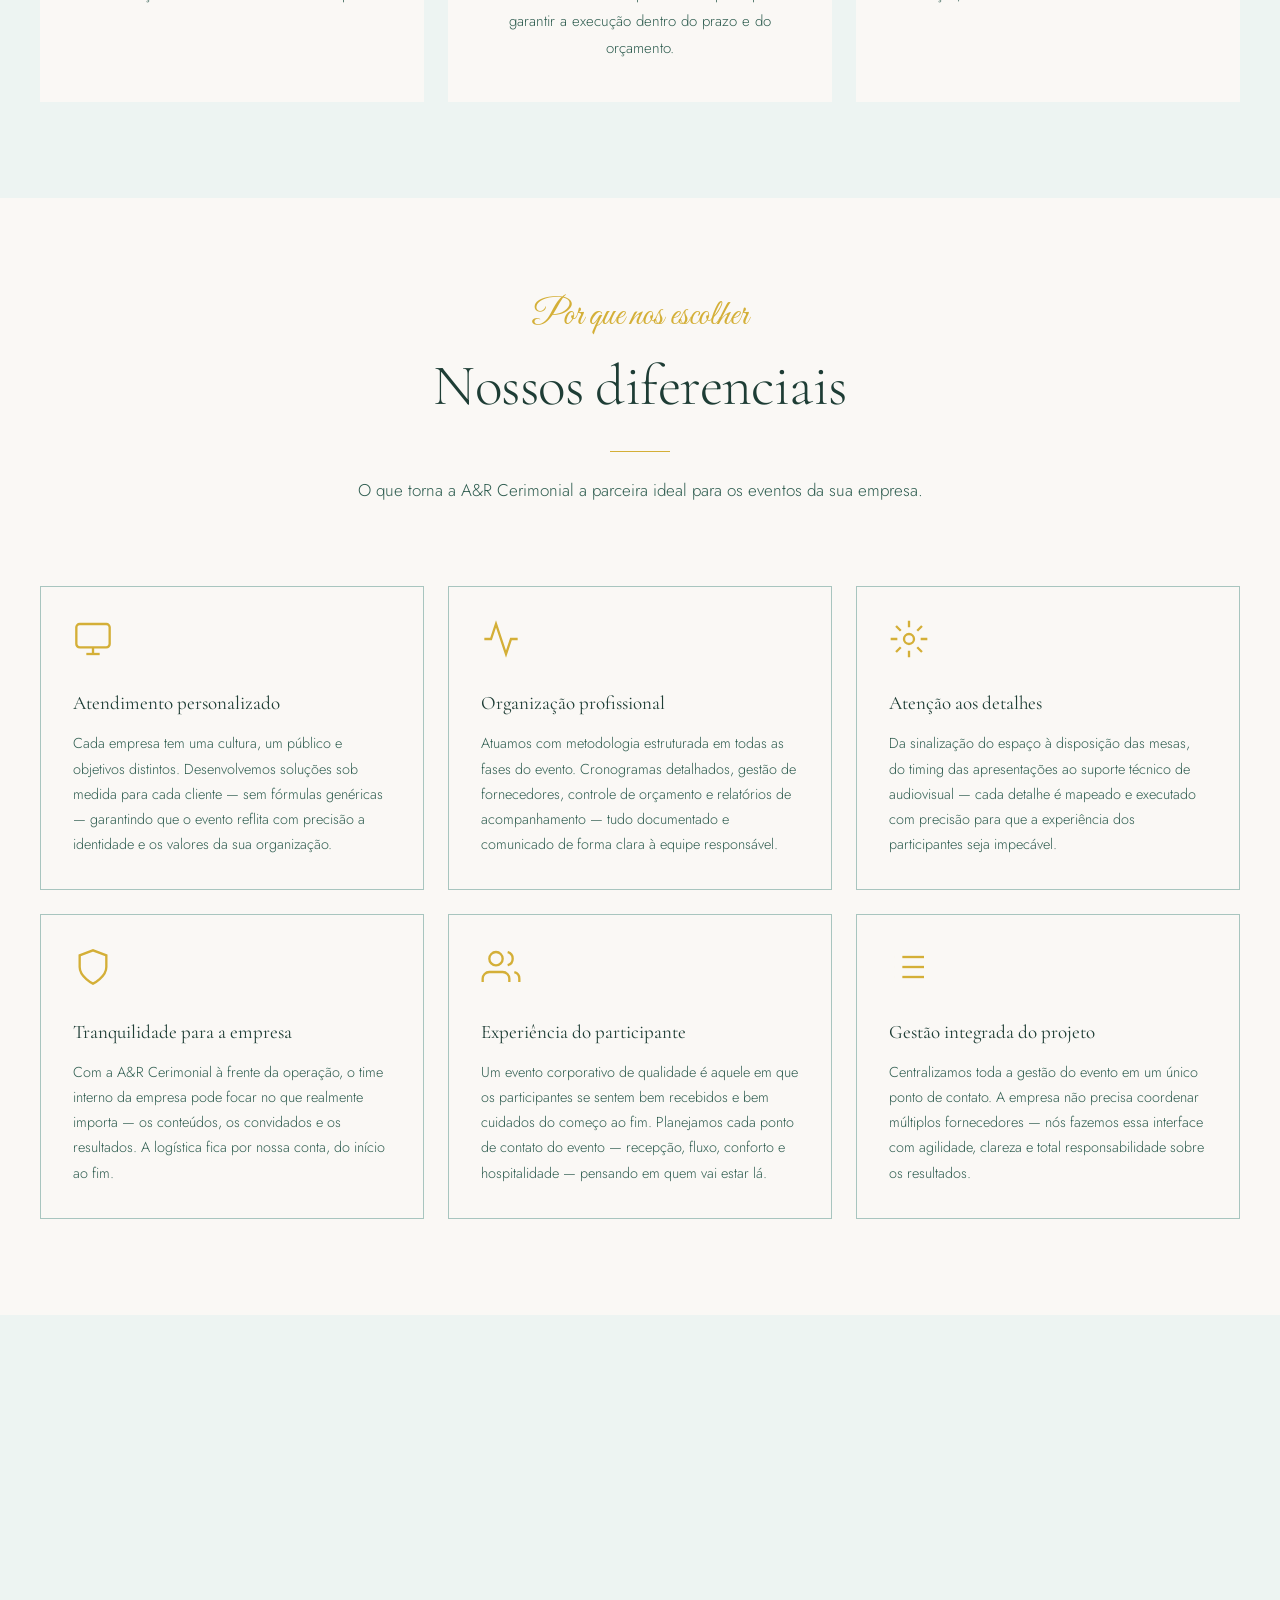
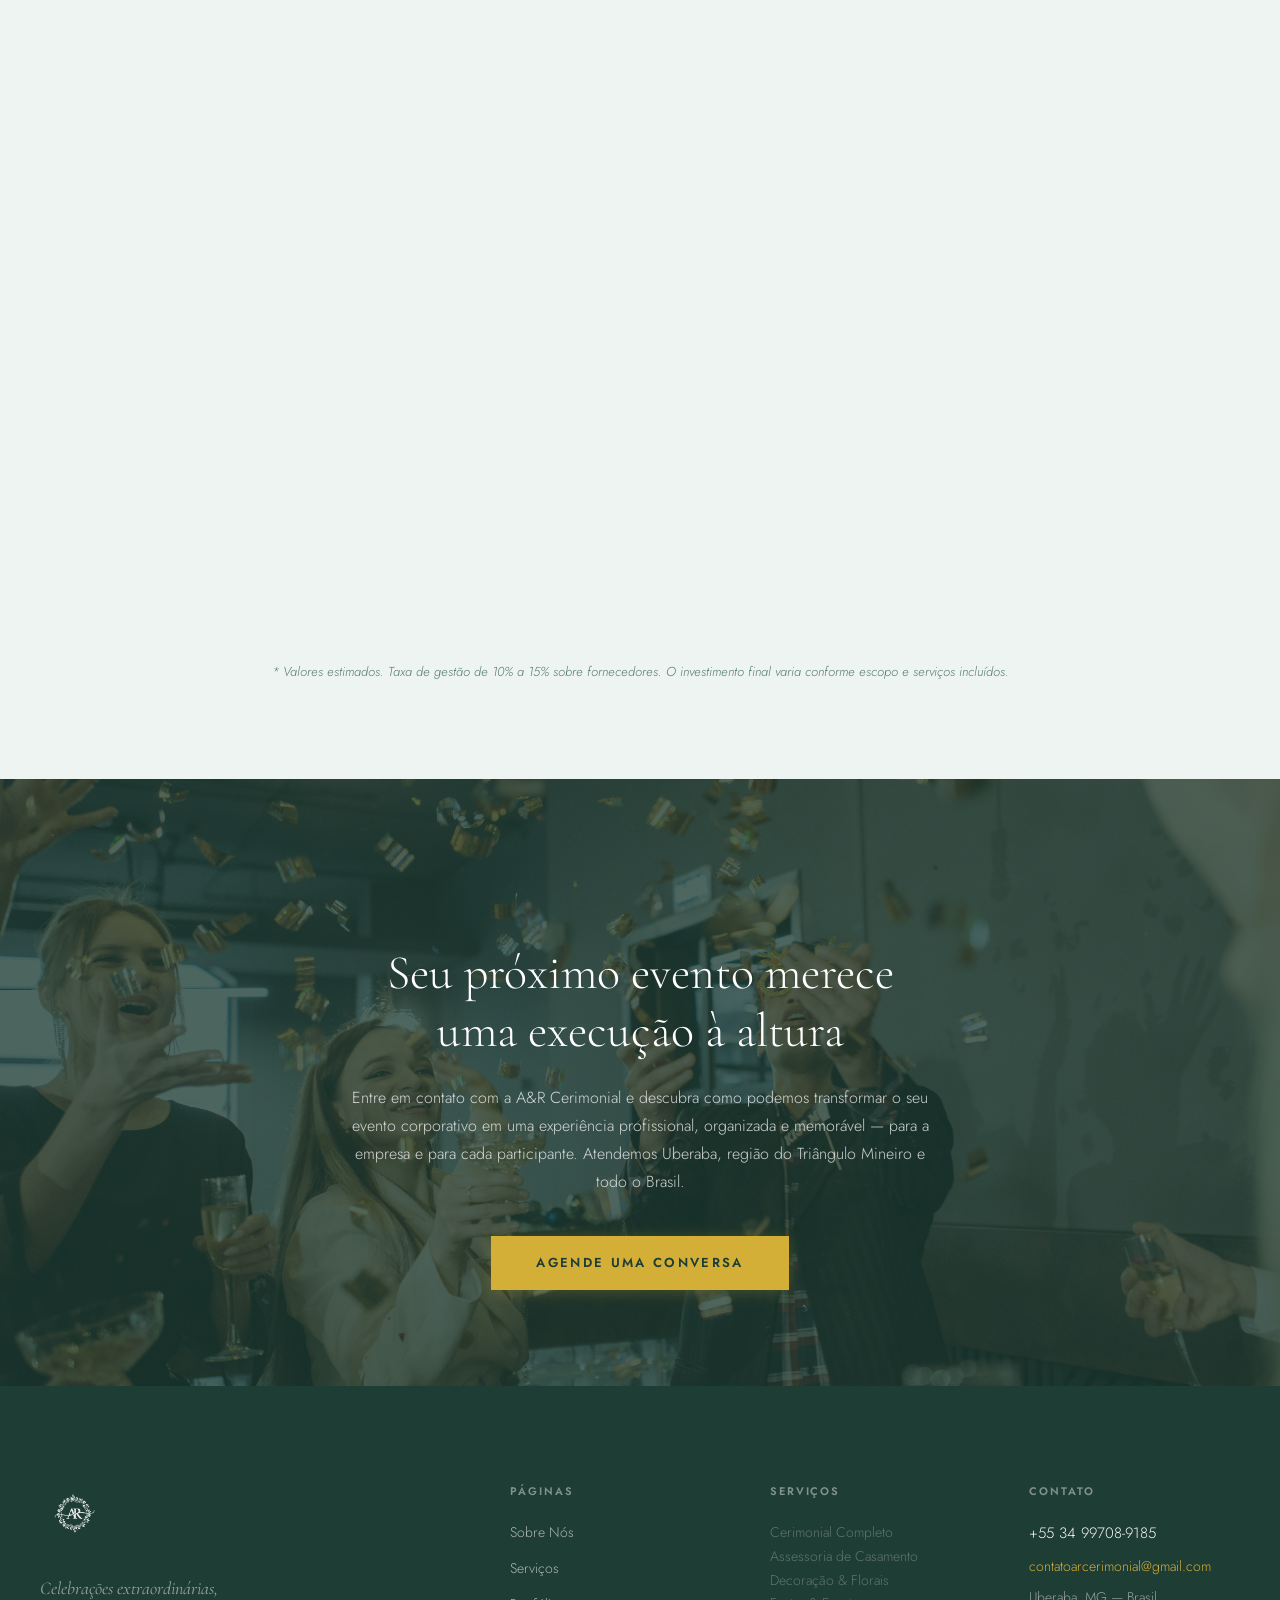
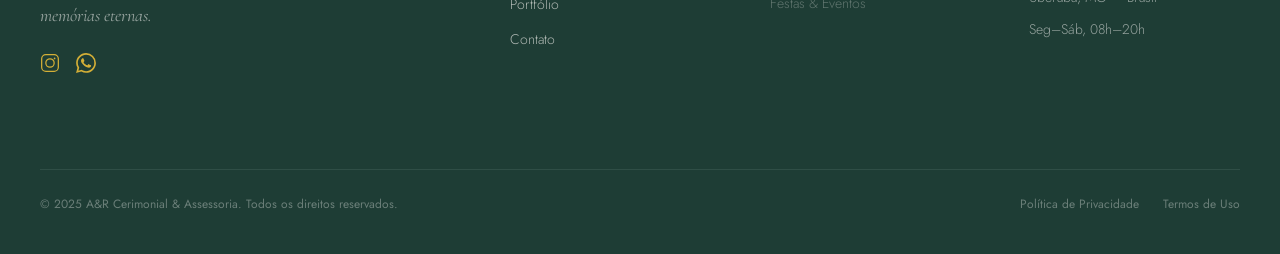
<file: site/eventos-corporativos.html>
<!doctype html>
<html lang="pt-BR">
  <head>
    <meta charset="UTF-8" />
    <meta name="viewport" content="width=device-width, initial-scale=1.0" />
    <meta
      name="description"
      content="Cerimonial e assessoria para Eventos Corporativos. A&R Cerimonial planeja e executa eventos empresariais com excelência, profissionalismo e atenção a cada detalhe."
    />
    <title>Eventos Corporativos — A&amp;R Cerimonial &amp; Assessoria</title>

    <link rel="preconnect" href="https://fonts.googleapis.com" />
    <link rel="preconnect" href="https://fonts.gstatic.com" crossorigin />
    <link
      href="https://fonts.googleapis.com/css2?family=Cormorant+Garamond:ital,wght@0,300;0,400;0,500;1,300;1,400&family=Jost:wght@300;400;500;600&family=Great+Vibes&display=swap"
      rel="stylesheet"
    />

    <link rel="icon" href="favicon.ico" type="image/x-icon">
    <link rel="icon" type="image/png" sizes="32x32" href="favicon-32x32.png">
    <link rel="icon" type="image/png" sizes="16x16" href="favicon-16x16.png">
    <link rel="apple-touch-icon" sizes="180x180" href="apple-touch-icon.png">
    <link rel="manifest" href="site.webmanifest">
    <!-- Google tag (gtag.js) -->
    <script async src="https://www.googletagmanager.com/gtag/js?id=AW-18071371793"></script>
    <script>
      window.dataLayer = window.dataLayer || [];
      function gtag(){dataLayer.push(arguments);}
      gtag('js', new Date());
      gtag('config', 'AW-18071371793');
    </script>
    <link rel="stylesheet" href="style.css" />
    <style>
      /* ── Hero ── */
      .evc-hero {
        position: relative;
        min-height: 90vh;
        display: flex;
        align-items: center;
        justify-content: center;
        overflow: hidden;
        background-color: var(--color-brand-primary);
      }
      .evc-hero__bg {
        position: absolute;
        inset: 0;
        background-image: url('img-eventos-corporativos/evento-corporativo-site1.jpg');
        background-size: cover;
        background-position: center;
        opacity: .48;
      }
      .evc-hero__content {
        position: relative;
        z-index: 1;
        text-align: center;
        padding: var(--sp-10) var(--sp-6);
        max-width: 840px;
        margin: 0 auto;
      }
      .evc-hero__kicker {
        display: inline-block;
        font-family: var(--font-script);
        font-size: clamp(1.5rem, 3vw, 2rem);
        color: var(--color-brand-secondary);
        margin-bottom: var(--sp-4);
        opacity: 0;
        transform: translateY(12px);
        animation: evcFadeUp 0.7s 0.2s ease forwards;
      }
      .evc-hero__title {
        font-family: var(--font-serif);
        font-size: clamp(2rem, 5vw, 3.75rem);
        font-weight: 300;
        line-height: 1.12;
        color: #fff;
        margin-bottom: var(--sp-6);
        opacity: 0;
        transform: translateY(16px);
        animation: evcFadeUp 0.75s 0.4s ease forwards;
      }
      .evc-hero__subtitle {
        font-family: var(--font-sans);
        font-size: clamp(1rem, 2vw, 1.25rem);
        font-weight: 300;
        color: rgba(255,255,255,.82);
        line-height: 1.7;
        margin-bottom: var(--sp-10);
        opacity: 0;
        transform: translateY(16px);
        animation: evcFadeUp 0.75s 0.6s ease forwards;
      }
      .evc-hero__cta {
        opacity: 0;
        transform: translateY(16px);
        animation: evcFadeUp 0.75s 0.8s ease forwards;
      }
      @keyframes evcFadeUp {
        to { opacity: 1; transform: translateY(0); }
      }
      @media (prefers-reduced-motion: reduce) {
        .evc-hero__kicker,
        .evc-hero__title,
        .evc-hero__subtitle,
        .evc-hero__cta { animation: none; opacity: 1; transform: none; }
      }

      /* ── Descrição ── */
      .evc-desc {
        background: var(--color-surface-base);
        padding: var(--sp-24) 0;
      }
      .evc-desc__inner {
        display: grid;
        grid-template-columns: 1fr;
        gap: var(--sp-12);
        align-items: center;
      }
      @media (min-width: 900px) {
        .evc-desc__inner { grid-template-columns: 1fr 1fr; gap: var(--sp-16); }
      }
      .evc-desc__img {
        overflow: hidden;
        line-height: 0;
      }
      .evc-desc__img img {
        width: 100%;
        aspect-ratio: 4 / 5;
        object-fit: cover;
        display: block;
      }
      .evc-desc__copy { }
      .evc-desc__text {
        font-family: var(--font-sans);
        font-size: 1.0625rem;
        font-weight: 300;
        line-height: 1.85;
        color: var(--color-text-secondary);
      }
      .evc-desc__text + .evc-desc__text { margin-top: var(--sp-5); }
      .evc-desc__highlight {
        font-family: var(--font-serif);
        font-size: clamp(1.25rem, 2.2vw, 1.625rem);
        font-weight: 400;
        font-style: italic;
        color: var(--color-text-primary);
        line-height: 1.45;
        margin-top: var(--sp-8);
        padding: var(--sp-6) var(--sp-8);
        border-left: 2px solid var(--color-brand-secondary);
      }

      /* ── Faixa editorial ── */
      .evc-strip {
        height: clamp(280px, 40vw, 520px);
        overflow: hidden;
        line-height: 0;
      }
      .evc-strip img {
        width: 100%;
        height: 100%;
        object-fit: cover;
        object-position: center;
        display: block;
      }

      /* ── Como Funciona ── */
      .evc-steps {
        background: var(--color-surface-muted);
        padding: var(--sp-24) 0;
      }
      .evc-steps__grid {
        display: grid;
        grid-template-columns: 1fr;
        gap: var(--sp-8);
        margin-top: var(--sp-14);
      }
      @media (min-width: 768px) {
        .evc-steps__grid { grid-template-columns: repeat(3, 1fr); gap: var(--sp-6); }
      }
      .evc-step {
        background: var(--color-surface-base);
        padding: var(--sp-10) var(--sp-8);
        text-align: center;
        position: relative;
      }
      .evc-step__number {
        font-family: var(--font-serif);
        font-size: 3.5rem;
        font-weight: 300;
        color: var(--color-brand-secondary);
        opacity: .35;
        line-height: 1;
        margin-bottom: var(--sp-4);
        display: block;
      }
      .evc-step__title {
        font-family: var(--font-serif);
        font-size: 1.375rem;
        font-weight: 400;
        color: var(--color-text-primary);
        margin-bottom: var(--sp-4);
      }
      .evc-step__text {
        font-family: var(--font-sans);
        font-size: .9375rem;
        font-weight: 300;
        line-height: 1.8;
        color: var(--color-text-secondary);
      }
      @media (min-width: 768px) {
        .evc-step:not(:last-child)::after {
          content: '';
          position: absolute;
          top: var(--sp-10);
          right: -1px;
          width: 1px;
          height: 60px;
          background: var(--color-border);
        }
      }

      /* ── Diferenciais ── */
      .evc-diff {
        background: var(--color-surface-base);
        padding: var(--sp-24) 0;
      }
      .evc-diff__grid {
        display: grid;
        grid-template-columns: 1fr;
        gap: var(--sp-6);
        margin-top: var(--sp-14);
      }
      @media (min-width: 600px) {
        .evc-diff__grid { grid-template-columns: repeat(2, 1fr); }
      }
      @media (min-width: 1024px) {
        .evc-diff__grid { grid-template-columns: repeat(3, 1fr); }
      }
      .evc-diff__card {
        border: var(--border-accent);
        padding: var(--sp-8);
        transition: box-shadow 250ms;
      }
      .evc-diff__card:hover { box-shadow: 0 8px 32px rgba(30,61,53,.08); }
      .evc-diff__icon {
        width: 40px;
        height: 40px;
        margin-bottom: var(--sp-5);
        color: var(--color-brand-secondary);
      }
      .evc-diff__title {
        font-family: var(--font-serif);
        font-size: 1.1875rem;
        font-weight: 400;
        color: var(--color-text-primary);
        margin-bottom: var(--sp-3);
      }
      .evc-diff__text {
        font-family: var(--font-sans);
        font-size: .9rem;
        font-weight: 300;
        line-height: 1.75;
        color: var(--color-text-secondary);
      }

      /* ── CTA Final ── */
      .evc-cta {
        position: relative;
        overflow: hidden;
        padding: var(--sp-24) 0;
        background-color: var(--color-brand-primary);
        text-align: center;
      }
      .evc-cta__bg {
        position: absolute;
        inset: 0;
        background-image: url('img-eventos-corporativos/evento-corporativo-site4.jpg');
        background-size: cover;
        background-position: center;
        opacity: .22;
      }
      .evc-cta__inner {
        position: relative;
        z-index: 1;
        max-width: 640px;
        margin: 0 auto;
        padding: 0 var(--sp-6);
      }
      .evc-cta__script {
        font-family: var(--font-script);
        font-size: clamp(1.5rem, 3vw, 2rem);
        color: var(--color-brand-secondary);
        display: block;
        margin-bottom: var(--sp-4);
      }
      .evc-cta__title {
        font-family: var(--font-serif);
        font-size: clamp(2rem, 4.5vw, 3rem);
        font-weight: 300;
        color: #fff;
        line-height: 1.2;
        margin-bottom: var(--sp-6);
      }
      .evc-cta__text {
        font-family: var(--font-sans);
        font-size: 1rem;
        font-weight: 300;
        color: rgba(255,255,255,.78);
        line-height: 1.75;
        margin-bottom: var(--sp-10);
      }

      /* ── Dropdown de Serviços ── */
      .nav__item { position: relative; }
      .nav__link--has-dropdown {
        display: inline-flex;
        align-items: center;
        gap: 5px;
        background: none;
        border: none;
        cursor: pointer;
        font: inherit;
        padding: 0;
      }
      .nav__chevron {
        display: inline-block;
        width: 7px;
        height: 7px;
        border-right: 1.5px solid currentColor;
        border-bottom: 1.5px solid currentColor;
        transform: rotate(45deg) translateY(-2px);
        transition: transform 220ms;
        flex-shrink: 0;
      }
      .nav__item[aria-expanded="true"] .nav__chevron {
        transform: rotate(-135deg) translateY(2px);
      }
      .nav__dropdown {
        position: absolute;
        top: calc(100% + 20px);
        left: 50%;
        transform: translateX(-50%) translateY(8px);
        background: var(--color-brand-primary);
        min-width: 230px;
        padding: var(--sp-2) 0;
        opacity: 0;
        visibility: hidden;
        transition: opacity 200ms, transform 200ms, visibility 200ms;
        z-index: 300;
        box-shadow: 0 16px 48px rgba(0,0,0,.25);
        pointer-events: none;
      }
      .nav__dropdown::before {
        content: '';
        position: absolute;
        top: -20px;
        left: 0;
        right: 0;
        height: 20px;
      }
      .nav__item:hover .nav__dropdown,
      .nav__item:focus-within .nav__dropdown,
      .nav__item[aria-expanded="true"] .nav__dropdown {
        opacity: 1;
        visibility: visible;
        transform: translateX(-50%) translateY(0);
        pointer-events: auto;
      }
      .nav__dropdown-link {
        display: block;
        padding: var(--sp-3) var(--sp-6);
        font-family: var(--font-sans);
        font-size: .875rem;
        font-weight: 400;
        letter-spacing: .02em;
        color: rgba(255,255,255,.78);
        text-decoration: none;
        white-space: nowrap;
        transition: color 150ms, background 150ms;
      }
      .nav__dropdown-link:hover {
        color: var(--color-brand-secondary);
        background: rgba(255,255,255,.05);
      }
      .nav__dropdown-link--active {
        color: var(--color-brand-secondary);
        font-weight: 500;
      }
      .nav__link--active {
        color: var(--color-brand-secondary) !important;
        opacity: 1 !important;
      }

      /* ── Mobile menu — Serviços expandido ── */
      .mobile-menu__section-label {
        display: block;
        font-family: var(--font-sans);
        font-size: .6875rem;
        font-weight: 600;
        letter-spacing: .16em;
        text-transform: uppercase;
        color: var(--color-brand-secondary);
        margin-top: var(--sp-6);
        margin-bottom: var(--sp-2);
        opacity: .85;
      }
      .mobile-menu__link--sub {
        padding-left: var(--sp-5);
        font-size: .9375rem;
        opacity: .75;
      }
      .mobile-menu__link--active {
        color: var(--color-brand-secondary) !important;
        opacity: 1 !important;
      }
      .mobile-menu__rule {
        border: none;
        border-top: 1px solid rgba(255,255,255,.1);
        margin: var(--sp-4) 0 var(--sp-2);
      }
    </style>
  </head>
  <body>
    <a href="#main-content" class="skip-link">Ir para o conteúdo principal</a>

    <!-- Navegação -->
    <header class="nav" id="site-nav" role="banner" data-scrolled="true">
      <div class="nav__container">
        <a href="index.html" aria-label="A&amp;R Cerimonial — voltar ao início">
          <img
            src="img/logo.png"
            alt="A&amp;R Cerimonial"
            class="nav__logo-img"
            height="52"
            loading="eager"
          />
        </a>

        <nav class="nav__links" aria-label="Navegação principal">
          <a href="index.html" class="nav__link">Início</a>

          <div class="nav__item" aria-expanded="false">
            <a
              href="index.html#servicos"
              class="nav__link nav__link--active nav__link--has-dropdown"
              aria-haspopup="menu"
              id="nav-services-trigger"
            >Serviços <span class="nav__chevron" aria-hidden="true"></span></a>

            <div class="nav__dropdown" role="menu" aria-labelledby="nav-services-trigger">
              <a href="index.html#servicos"       class="nav__dropdown-link" role="menuitem">Casamentos</a>
              <a href="cha-de-bebe.html"         class="nav__dropdown-link" role="menuitem">Chá de Bebê</a>
              <a href="cha-revelacao.html"        class="nav__dropdown-link" role="menuitem">Chá Revelação</a>
              <a href="batizados.html"            class="nav__dropdown-link" role="menuitem">Batizados</a>
              <a href="bodas.html"                class="nav__dropdown-link" role="menuitem">Bodas</a>
              <a href="aniversarios.html"         class="nav__dropdown-link" role="menuitem">Aniversários</a>
              <a href="eventos-corporativos.html" class="nav__dropdown-link nav__dropdown-link--active" role="menuitem" aria-current="page">Eventos Corporativos</a>
              <a href="leiloes.html"              class="nav__dropdown-link" role="menuitem">Leilões</a>
              <a href="feiras-e-exposicoes.html"  class="nav__dropdown-link" role="menuitem">Feiras e Exposições</a>
            </div>
          </div>

          <a href="index.html#sobre"       class="nav__link">Sobre</a>
          <a href="index.html#portfolio"   class="nav__link">Portfólio</a>
          <a href="index.html#depoimentos" class="nav__link">Depoimentos</a>
          <a href="index.html#contato"     class="nav__link">Contato</a>
        </nav>

        <a
          href="https://wa.me/5534997089185?text=Ol%C3%A1!%20Vim%20pelo%20site%20e%20gostaria%20de%20saber%20mais%20sobre%20o%20cerimonial%20para%20Eventos%20Corporativos."
          class="btn btn--ghost-dark nav__cta"
          target="_blank"
          rel="noopener noreferrer"
          >Agende uma Conversa</a
        >

        <button
          class="nav__hamburger"
          aria-label="Abrir menu de navegação"
          aria-expanded="false"
          aria-controls="mobile-menu"
        >
          <span class="nav__hamburger-line"></span>
          <span class="nav__hamburger-line"></span>
          <span class="nav__hamburger-line"></span>
        </button>
      </div>
    </header>

    <!-- Menu Mobile -->
    <div
      class="mobile-menu"
      id="mobile-menu"
      aria-hidden="true"
      role="dialog"
      aria-modal="true"
      aria-label="Menu de navegação"
    >
      <button class="mobile-menu__close" aria-label="Fechar menu">&#x2715;</button>
      <nav class="mobile-menu__nav" aria-label="Menu mobile">
        <a href="index.html" class="mobile-menu__link">Início</a>

        <span class="mobile-menu__section-label">Serviços</span>
        <a href="index.html#servicos"       class="mobile-menu__link mobile-menu__link--sub">Casamentos</a>
        <a href="cha-de-bebe.html"         class="mobile-menu__link mobile-menu__link--sub">Chá de Bebê</a>
        <a href="cha-revelacao.html"        class="mobile-menu__link mobile-menu__link--sub">Chá Revelação</a>
        <a href="batizados.html"            class="mobile-menu__link mobile-menu__link--sub">Batizados</a>
        <a href="bodas.html"               class="mobile-menu__link mobile-menu__link--sub">Bodas</a>
        <a href="aniversarios.html"        class="mobile-menu__link mobile-menu__link--sub">Aniversários</a>
        <a href="eventos-corporativos.html" class="mobile-menu__link mobile-menu__link--sub mobile-menu__link--active">Eventos Corporativos</a>
        <a href="leiloes.html"             class="mobile-menu__link mobile-menu__link--sub">Leilões</a>
        <a href="feiras-e-exposicoes.html"  class="mobile-menu__link mobile-menu__link--sub">Feiras e Exposições</a>

        <hr class="mobile-menu__rule" aria-hidden="true" />
        <a href="index.html#sobre"       class="mobile-menu__link">Sobre</a>
        <a href="index.html#portfolio"   class="mobile-menu__link">Portfólio</a>
        <a href="index.html#depoimentos" class="mobile-menu__link">Depoimentos</a>
        <a href="index.html#contato"     class="mobile-menu__link">Contato</a>
      </nav>
      <a
        href="https://wa.me/5534997089185?text=Ol%C3%A1!%20Vim%20pelo%20site%20e%20gostaria%20de%20saber%20mais%20sobre%20o%20cerimonial%20para%20Eventos%20Corporativos."
        class="btn btn--gold mobile-menu__cta"
        target="_blank"
        rel="noopener noreferrer"
        >Agende uma Conversa</a
      >
    </div>

    <main id="main-content">

      <!-- ── 1. HERO ── -->
      <section class="evc-hero" aria-labelledby="evc-hero-title">
        <div class="evc-hero__bg" aria-hidden="true"></div>
        <div class="evc-hero__content">
          <span class="evc-hero__kicker">Eventos Corporativos</span>
          <h1 class="evc-hero__title" id="evc-hero-title">
            Cerimonial para<br />Eventos Corporativos
          </h1>
          <p class="evc-hero__subtitle">
            Planejamento, organização e execução de eventos empresariais<br />com excelência e profissionalismo
          </p>
          <div class="evc-hero__cta">
            <a
              href="https://wa.me/5534997089185?text=Ol%C3%A1!%20Vim%20pelo%20site%20e%20gostaria%20de%20saber%20mais%20sobre%20o%20cerimonial%20para%20Eventos%20Corporativos."
              class="btn btn--gold"
              target="_blank"
              rel="noopener noreferrer"
              >Agende uma Conversa</a
            >
          </div>
        </div>
      </section>

      <!-- ── 2. DESCRIÇÃO ── -->
      <section class="evc-desc" aria-labelledby="evc-desc-title">
        <div class="container">
          <div class="section-intro reveal">
            <span class="script-label">Resultados que impressionam</span>
            <h2 class="display-lg" id="evc-desc-title">Seu evento, nossa execução</h2>
            <div class="gold-divider gold-divider--center" aria-hidden="true"></div>
          </div>

          <div class="evc-desc__inner reveal">
            <div class="evc-desc__img">
              <img
                src="img-eventos-corporativos/evento-corporativo-site2.jpg"
                alt="Evento corporativo organizado pela A&amp;R Cerimonial"
                loading="lazy"
              />
            </div>
            <div class="evc-desc__copy">
              <p class="evc-desc__text">
                Um evento corporativo bem executado é uma extensão direta da
                imagem da sua empresa. Cada detalhe comunica valores, competência
                e cuidado — e é exatamente com esse olhar que a A&amp;R Cerimonial
                aborda cada projeto. Do planejamento estratégico à operação no dia,
                nossa atuação garante que sua marca seja representada com excelência.
              </p>
              <p class="evc-desc__text">
                Organizamos lançamentos de produtos, convenções, confraternizações,
                cerimônias de premiação, workshops e encontros institucionais.
                Em cada modalidade, entregamos organização rigorosa, logística
                eficiente e uma experiência positiva para cada participante —
                da recepção ao encerramento.
              </p>
              <blockquote class="evc-desc__highlight">
                "Um evento bem organizado não é apenas logística —<br />é a reputação da sua empresa em ação."
              </blockquote>
            </div>
          </div>
        </div>
      </section>

      <!-- ── Faixa editorial ── -->
      <div class="evc-strip" role="img" aria-label="Ambiente de evento corporativo">
        <img
          src="img-eventos-corporativos/evento-corporativo-site3.jpg"
          alt="Detalhes de evento corporativo organizado pela A&amp;R Cerimonial"
          loading="lazy"
        />
      </div>

      <!-- ── 3. COMO FUNCIONA ── -->
      <section class="evc-steps" aria-labelledby="evc-steps-title">
        <div class="container">
          <div class="section-intro reveal">
            <span class="script-label">Nosso processo</span>
            <h2 class="display-lg" id="evc-steps-title">Como funciona</h2>
            <div class="gold-divider gold-divider--center" aria-hidden="true"></div>
            <p class="section-intro__subtitle">
              Três etapas que transformam o seu briefing em um evento executado com precisão.
            </p>
          </div>

          <div class="evc-steps__grid">

            <article class="evc-step reveal">
              <span class="evc-step__number" aria-hidden="true">01</span>
              <h3 class="evc-step__title">Planejamento Estratégico</h3>
              <p class="evc-step__text">
                Iniciamos com um briefing aprofundado: objetivos do evento,
                público-alvo, formato, identidade visual, orçamento e prazo.
                A partir dessas informações, desenvolvemos uma proposta estruturada
                — com cronograma, mapa de fornecedores e plano de comunicação —
                alinhada às metas da empresa.
              </p>
            </article>

            <article class="evc-step reveal">
              <span class="evc-step__number" aria-hidden="true">02</span>
              <h3 class="evc-step__title">Organização Operacional</h3>
              <p class="evc-step__text">
                Com o planejamento aprovado, assumimos a gestão operacional
                completa: contratação e coordenação de fornecedores, montagem
                do espaço, controle de credenciamento, logística de materiais
                e suporte técnico. Cada etapa é documentada e acompanhada de
                perto para garantir a execução dentro do prazo e do orçamento.
              </p>
            </article>

            <article class="evc-step reveal">
              <span class="evc-step__number" aria-hidden="true">03</span>
              <h3 class="evc-step__title">Coordenação no Dia</h3>
              <p class="evc-step__text">
                No dia do evento, nossa equipe atua na coordenação completa —
                gerenciando fornecedores, conduzindo o cronograma e antecipando
                imprevistos. A empresa e seus convidados têm total suporte
                durante toda a realização, do credenciamento ao encerramento.
              </p>
            </article>

          </div>
        </div>
      </section>

      <!-- ── 4. DIFERENCIAIS ── -->
      <section class="evc-diff" aria-labelledby="evc-diff-title">
        <div class="container">
          <div class="section-intro reveal">
            <span class="script-label">Por que nos escolher</span>
            <h2 class="display-lg" id="evc-diff-title">Nossos diferenciais</h2>
            <div class="gold-divider gold-divider--center" aria-hidden="true"></div>
            <p class="section-intro__subtitle">
              O que torna a A&amp;R Cerimonial a parceira ideal para os eventos da sua empresa.
            </p>
          </div>

          <div class="evc-diff__grid">

            <article class="evc-diff__card reveal">
              <svg class="evc-diff__icon" viewBox="0 0 24 24" fill="none" stroke="currentColor" stroke-width="1.4" aria-hidden="true">
                <rect x="2" y="3" width="20" height="14" rx="2" ry="2"/>
                <line x1="8" y1="21" x2="16" y2="21"/>
                <line x1="12" y1="17" x2="12" y2="21"/>
              </svg>
              <h3 class="evc-diff__title">Atendimento personalizado</h3>
              <p class="evc-diff__text">
                Cada empresa tem uma cultura, um público e objetivos distintos.
                Desenvolvemos soluções sob medida para cada cliente — sem
                fórmulas genéricas — garantindo que o evento reflita com
                precisão a identidade e os valores da sua organização.
              </p>
            </article>

            <article class="evc-diff__card reveal">
              <svg class="evc-diff__icon" viewBox="0 0 24 24" fill="none" stroke="currentColor" stroke-width="1.4" aria-hidden="true">
                <polyline points="22 12 18 12 15 21 9 3 6 12 2 12"/>
              </svg>
              <h3 class="evc-diff__title">Organização profissional</h3>
              <p class="evc-diff__text">
                Atuamos com metodologia estruturada em todas as fases do evento.
                Cronogramas detalhados, gestão de fornecedores, controle de
                orçamento e relatórios de acompanhamento — tudo documentado
                e comunicado de forma clara à equipe responsável.
              </p>
            </article>

            <article class="evc-diff__card reveal">
              <svg class="evc-diff__icon" viewBox="0 0 24 24" fill="none" stroke="currentColor" stroke-width="1.4" aria-hidden="true">
                <circle cx="12" cy="12" r="3"/>
                <path d="M12 1v4M12 19v4M4.22 4.22l2.83 2.83M16.95 16.95l2.83 2.83M1 12h4M19 12h4M4.22 19.78l2.83-2.83M16.95 7.05l2.83-2.83"/>
              </svg>
              <h3 class="evc-diff__title">Atenção aos detalhes</h3>
              <p class="evc-diff__text">
                Da sinalização do espaço à disposição das mesas, do timing
                das apresentações ao suporte técnico de audiovisual — cada
                detalhe é mapeado e executado com precisão para que a
                experiência dos participantes seja impecável.
              </p>
            </article>

            <article class="evc-diff__card reveal">
              <svg class="evc-diff__icon" viewBox="0 0 24 24" fill="none" stroke="currentColor" stroke-width="1.4" aria-hidden="true">
                <path d="M12 22s8-4 8-10V5l-8-3-8 3v7c0 6 8 10 8 10z"/>
              </svg>
              <h3 class="evc-diff__title">Tranquilidade para a empresa</h3>
              <p class="evc-diff__text">
                Com a A&amp;R Cerimonial à frente da operação, o time interno
                da empresa pode focar no que realmente importa — os conteúdos,
                os convidados e os resultados. A logística fica por nossa conta,
                do início ao fim.
              </p>
            </article>

            <article class="evc-diff__card reveal">
              <svg class="evc-diff__icon" viewBox="0 0 24 24" fill="none" stroke="currentColor" stroke-width="1.4" aria-hidden="true">
                <path d="M17 21v-2a4 4 0 0 0-4-4H5a4 4 0 0 0-4 4v2"/>
                <circle cx="9" cy="7" r="4"/>
                <path d="M23 21v-2a4 4 0 0 0-3-3.87"/>
                <path d="M16 3.13a4 4 0 0 1 0 7.75"/>
              </svg>
              <h3 class="evc-diff__title">Experiência do participante</h3>
              <p class="evc-diff__text">
                Um evento corporativo de qualidade é aquele em que os
                participantes se sentem bem recebidos e bem cuidados do começo
                ao fim. Planejamos cada ponto de contato do evento — recepção,
                fluxo, conforto e hospitalidade — pensando em quem vai estar lá.
              </p>
            </article>

            <article class="evc-diff__card reveal">
              <svg class="evc-diff__icon" viewBox="0 0 24 24" fill="none" stroke="currentColor" stroke-width="1.4" aria-hidden="true">
                <line x1="8" y1="6" x2="21" y2="6"/>
                <line x1="8" y1="12" x2="21" y2="12"/>
                <line x1="8" y1="18" x2="21" y2="18"/>
                <line x1="3" y1="6" x2="3.01" y2="6"/>
                <line x1="3" y1="12" x2="3.01" y2="12"/>
                <line x1="3" y1="18" x2="3.01" y2="18"/>
              </svg>
              <h3 class="evc-diff__title">Gestão integrada do projeto</h3>
              <p class="evc-diff__text">
                Centralizamos toda a gestão do evento em um único ponto de
                contato. A empresa não precisa coordenar múltiplos fornecedores —
                nós fazemos essa interface com agilidade, clareza e total
                responsabilidade sobre os resultados.
              </p>
            </article>

          </div>
        </div>
      </section>

      <!-- ── Planos e Investimento ── -->
      <section class="svc-plans" aria-labelledby="evc-plans-title">
        <div class="container">
          <div class="section-intro reveal">
            <span class="script-label">Transparência e clareza</span>
            <h2 class="display-lg" id="evc-plans-title">Planos e Investimento</h2>
            <div class="gold-divider gold-divider--center" aria-hidden="true"></div>
            <p class="section-intro__subtitle">
              Valores de referência para você planejar com tranquilidade. Entre em contato para um orçamento personalizado.
            </p>
          </div>

          <div class="svc-plans__grid svc-plans__grid--four">

            <article class="svc-plan reveal">
              <span class="svc-plan__name">Pequeno</span>
              <div class="svc-plan__price">R$ 3.000 – R$ 5.000</div>
              <div class="svc-plan__divider" aria-hidden="true"></div>
              <p class="svc-plan__desc">Até 100 participantes. Coordenação, recepção e suporte operacional.</p>
            </article>

            <article class="svc-plan svc-plan--featured reveal">
              <span class="svc-plan__name">Médio</span>
              <div class="svc-plan__price">R$ 6.000 – R$ 11.000</div>
              <div class="svc-plan__divider" aria-hidden="true"></div>
              <p class="svc-plan__desc">100 a 300 participantes. Gestão completa da operação e logística.</p>
            </article>

            <article class="svc-plan reveal">
              <span class="svc-plan__name">Grande</span>
              <div class="svc-plan__price">R$ 12.500 – R$ 22.500</div>
              <div class="svc-plan__divider" aria-hidden="true"></div>
              <p class="svc-plan__desc">300 a 800 participantes. Coordenação estratégica e gestão integrada.</p>
            </article>

            <article class="svc-plan reveal">
              <span class="svc-plan__name">Premium</span>
              <div class="svc-plan__price">R$ 20.000 – R$ 40.000+</div>
              <div class="svc-plan__divider" aria-hidden="true"></div>
              <p class="svc-plan__desc">800+ participantes. Produção completa com múltiplas equipes e gestão premium.</p>
            </article>

          </div>

          <p class="svc-plans__note">* Valores estimados. Taxa de gestão de 10% a 15% sobre fornecedores. O investimento final varia conforme escopo e serviços incluídos.</p>
        </div>
      </section>

      <!-- ── 5. CALL TO ACTION ── -->
      <section class="evc-cta" aria-labelledby="evc-cta-title">
        <div class="evc-cta__bg" aria-hidden="true"></div>
        <div class="evc-cta__inner">
          <span class="evc-cta__script reveal">Vamos planejar juntos?</span>
          <h2 class="evc-cta__title reveal" id="evc-cta-title">
            Seu próximo evento merece<br />uma execução à altura
          </h2>
          <p class="evc-cta__text reveal">
            Entre em contato com a A&amp;R Cerimonial e descubra como podemos
            transformar o seu evento corporativo em uma experiência profissional,
            organizada e memorável — para a empresa e para cada participante.
            Atendemos Uberaba, região do Triângulo Mineiro e todo o Brasil.
          </p>
          <a
            href="https://wa.me/5534997089185?text=Ol%C3%A1!%20Vim%20pelo%20site%20e%20gostaria%20de%20saber%20mais%20sobre%20o%20cerimonial%20para%20Eventos%20Corporativos."
            class="btn btn--gold reveal"
            target="_blank"
            rel="noopener noreferrer"
            >Agende uma Conversa</a
          >
        </div>
      </section>

    </main>

    <!-- Rodapé -->
    <footer class="footer" role="contentinfo">
      <div class="container">
        <div class="footer__grid">

          <div class="footer__brand">
            <span class="footer__logo" aria-label="A&amp;R Cerimonial">
              <img
                src="img/logo.png"
                alt="A&amp;R Cerimonial"
                class="footer__logo-img"
                height="68"
                loading="lazy"
              />
            </span>
            <p class="footer__tagline">
              Celebrações extraordinárias,<br />memórias eternas.
            </p>
            <div class="footer__social" aria-label="Redes sociais">
              <a
                href="https://instagram.com/arcerimoniale_"
                class="footer__social-link"
                target="_blank"
                rel="noopener noreferrer"
                aria-label="Instagram @arcerimoniale_"
              >
                <svg width="20" height="20" viewBox="0 0 24 24" fill="none" aria-hidden="true">
                  <rect x="2" y="2" width="20" height="20" rx="5" stroke="currentColor" stroke-width="1.5"/>
                  <circle cx="12" cy="12" r="5" stroke="currentColor" stroke-width="1.5"/>
                  <circle cx="17.5" cy="6.5" r="1" fill="currentColor"/>
                </svg>
              </a>
              <a
                href="https://wa.me/5534997089185?text=Ol%C3%A1!%20Vim%20pelo%20site%20da%20A%26R%20Assessoria%20%26%20Cerimonial%20e%20gostaria%20de%20mais%20informa%C3%A7%C3%B5es."
                class="footer__social-link"
                target="_blank"
                rel="noopener noreferrer"
                aria-label="WhatsApp"
              >
                <svg width="20" height="20" viewBox="0 0 24 24" fill="none" aria-hidden="true">
                  <path d="M17.472 14.382c-.297-.149-1.758-.867-2.03-.967-.273-.099-.471-.148-.67.15-.197.297-.767.966-.94 1.164-.173.199-.347.223-.644.075-.297-.15-1.255-.463-2.39-1.475-.883-.788-1.48-1.761-1.653-2.059-.173-.297-.018-.458.13-.606.134-.133.298-.347.446-.52.149-.174.198-.298.298-.497.099-.198.05-.371-.025-.52-.075-.149-.669-1.612-.916-2.207-.242-.579-.487-.5-.669-.51-.173-.008-.371-.01-.57-.01-.198 0-.52.074-.792.372-.272.297-1.04 1.016-1.04 2.479 0 1.462 1.065 2.875 1.213 3.074.149.198 2.096 3.2 5.077 4.487.709.306 1.262.489 1.694.625.712.227 1.36.195 1.871.118.571-.085 1.758-.719 2.006-1.413.248-.694.248-1.289.173-1.413-.074-.124-.272-.198-.57-.347m-5.421 7.403h-.004a9.87 9.87 0 01-5.031-1.378l-.361-.214-3.741.982.998-3.648-.235-.374a9.86 9.86 0 01-1.51-5.26c.001-5.45 4.436-9.884 9.888-9.884 2.64 0 5.122 1.03 6.988 2.898a9.825 9.825 0 012.893 6.994c-.003 5.45-4.437 9.884-9.885 9.884m8.413-18.297A11.815 11.815 0 0012.05 0C5.495 0 .16 5.335.157 11.892c0 2.096.547 4.142 1.588 5.945L.057 24l6.305-1.654a11.882 11.882 0 005.683 1.448h.005c6.554 0 11.89-5.335 11.893-11.893a11.821 11.821 0 00-3.48-8.413Z" fill="currentColor"/>
                </svg>
              </a>
            </div>
          </div>

          <div class="footer__col">
            <span class="footer__col-label">Páginas</span>
            <nav aria-label="Links do rodapé — páginas">
              <a href="index.html#sobre"     class="footer__link">Sobre Nós</a>
              <a href="index.html#servicos"  class="footer__link">Serviços</a>
              <a href="index.html#portfolio" class="footer__link">Portfólio</a>
              <a
                href="https://wa.me/5534997089185?text=Ol%C3%A1!%20Vim%20pelo%20site%20e%20gostaria%20de%20mais%20informa%C3%A7%C3%B5es."
                class="footer__link"
                target="_blank"
                rel="noopener noreferrer"
              >Contato</a>
            </nav>
          </div>

          <div class="footer__col">
            <span class="footer__col-label">Serviços</span>
            <div aria-label="Serviços oferecidos">
              <span class="footer__link footer__link--static">Cerimonial Completo</span>
              <span class="footer__link footer__link--static">Assessoria de Casamento</span>
              <span class="footer__link footer__link--static">Decoração &amp; Florais</span>
              <span class="footer__link footer__link--static">Festas &amp; Eventos</span>
            </div>
          </div>

          <div class="footer__col">
            <span class="footer__col-label">Contato</span>
            <a
              href="https://wa.me/5534997089185?text=Ol%C3%A1!%20Vim%20pelo%20site%20da%20A%26R%20Assessoria%20%26%20Cerimonial%20e%20gostaria%20de%20mais%20informa%C3%A7%C3%B5es."
              class="footer__contact-item footer__contact-item--phone"
              target="_blank"
              rel="noopener noreferrer"
            >+55 34 99708-9185</a>
            <a
              href="mailto:contatoarcerimonial@gmail.com"
              class="footer__contact-item footer__contact-item--email"
            >contatoarcerimonial@gmail.com</a>
            <span class="footer__contact-item">Uberaba, MG — Brasil</span>
            <span class="footer__contact-item">Seg–Sáb, 08h–20h</span>
          </div>

        </div>

        <div class="footer__bottom">
          <span class="footer__copy">
            &copy; 2025 A&amp;R Cerimonial &amp; Assessoria. Todos os direitos reservados.
          </span>
          <div class="footer__legal">
            <a href="privacidade.html" class="footer__legal-link">Política de Privacidade</a>
            <a href="termos.html"      class="footer__legal-link">Termos de Uso</a>
          </div>
        </div>
      </div>
    </footer>

    <script src="script.js"></script>
    <!-- Conversão Google Ads: clique no WhatsApp -->
    <script>
      document.querySelectorAll('a[href*="wa.me"]').forEach(function(link) {
        link.addEventListener('click', function() {
          gtag('event', 'conversion', {'send_to': 'AW-18071371793/Np1TCNzO0ZccEJGAjalD'});
        });
      });
    </script>
    <script>
      /* Dropdown de Serviços — toggle por clique e teclado */
      (function () {
        var item    = document.querySelector('.nav__item');
        var trigger = item && item.querySelector('.nav__link--has-dropdown');
        if (!item || !trigger) return;

        function close() { item.setAttribute('aria-expanded', 'false'); }
        function open()  { item.setAttribute('aria-expanded', 'true');  }
        function isOpen(){ return item.getAttribute('aria-expanded') === 'true'; }

        trigger.addEventListener('click', function (e) {
          e.preventDefault();
          isOpen() ? close() : open();
        });

        document.addEventListener('click', function (e) {
          if (!item.contains(e.target)) close();
        });

        document.addEventListener('keydown', function (e) {
          if (e.key === 'Escape' && isOpen()) { close(); trigger.focus(); }
        });
      })();
    </script>
  </body>
</html>
</file>
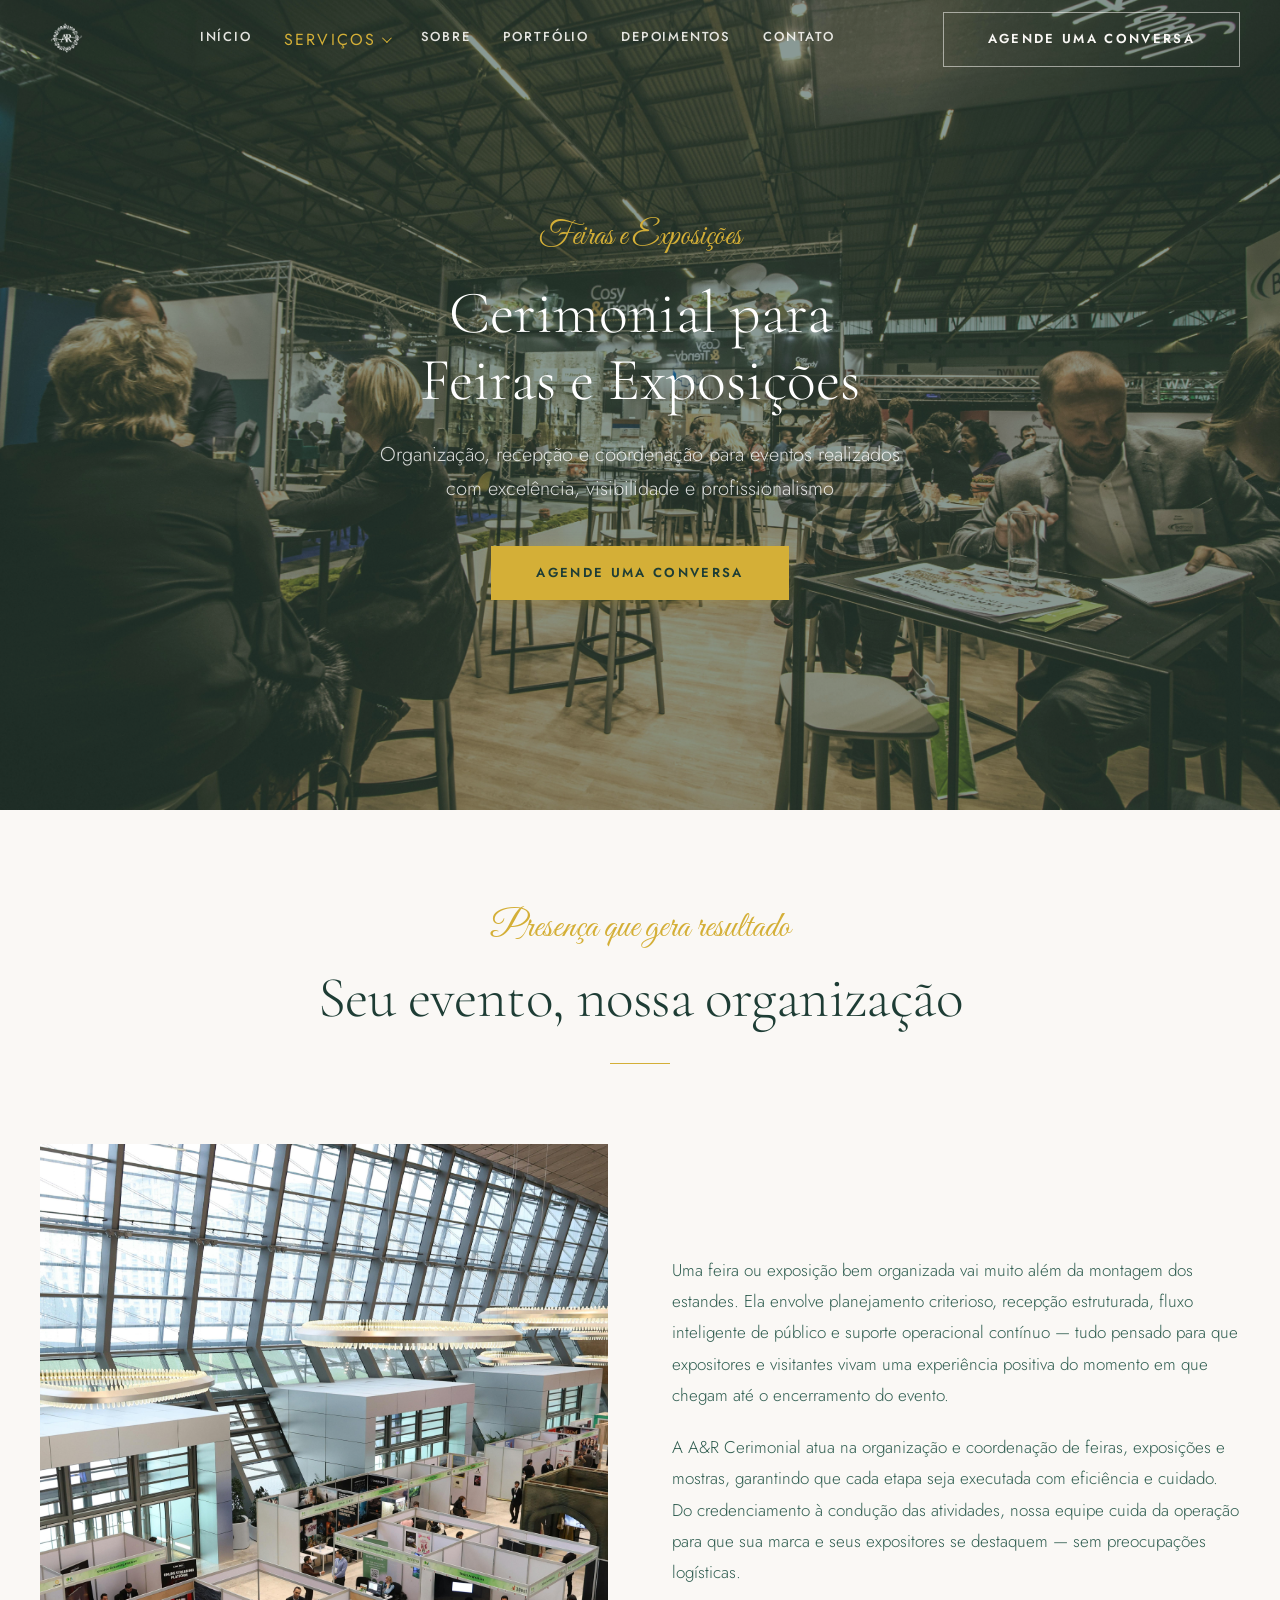
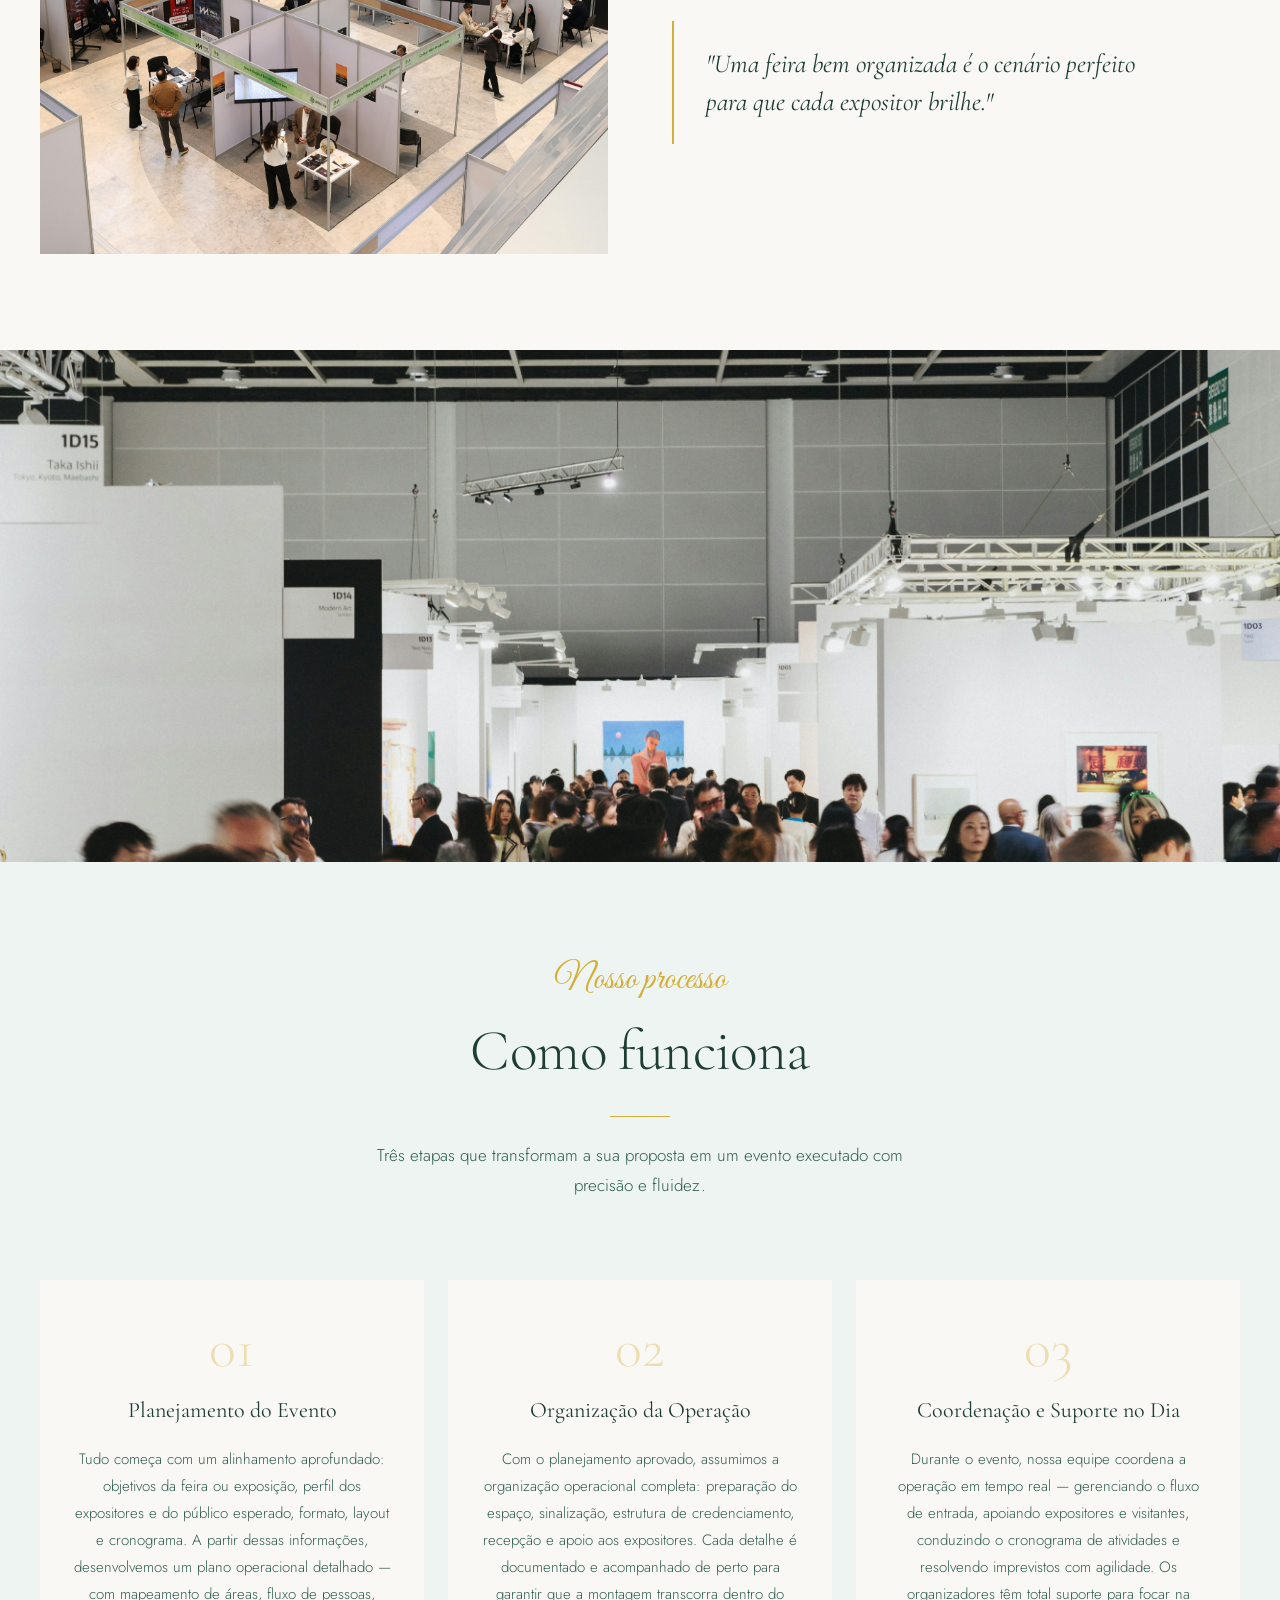
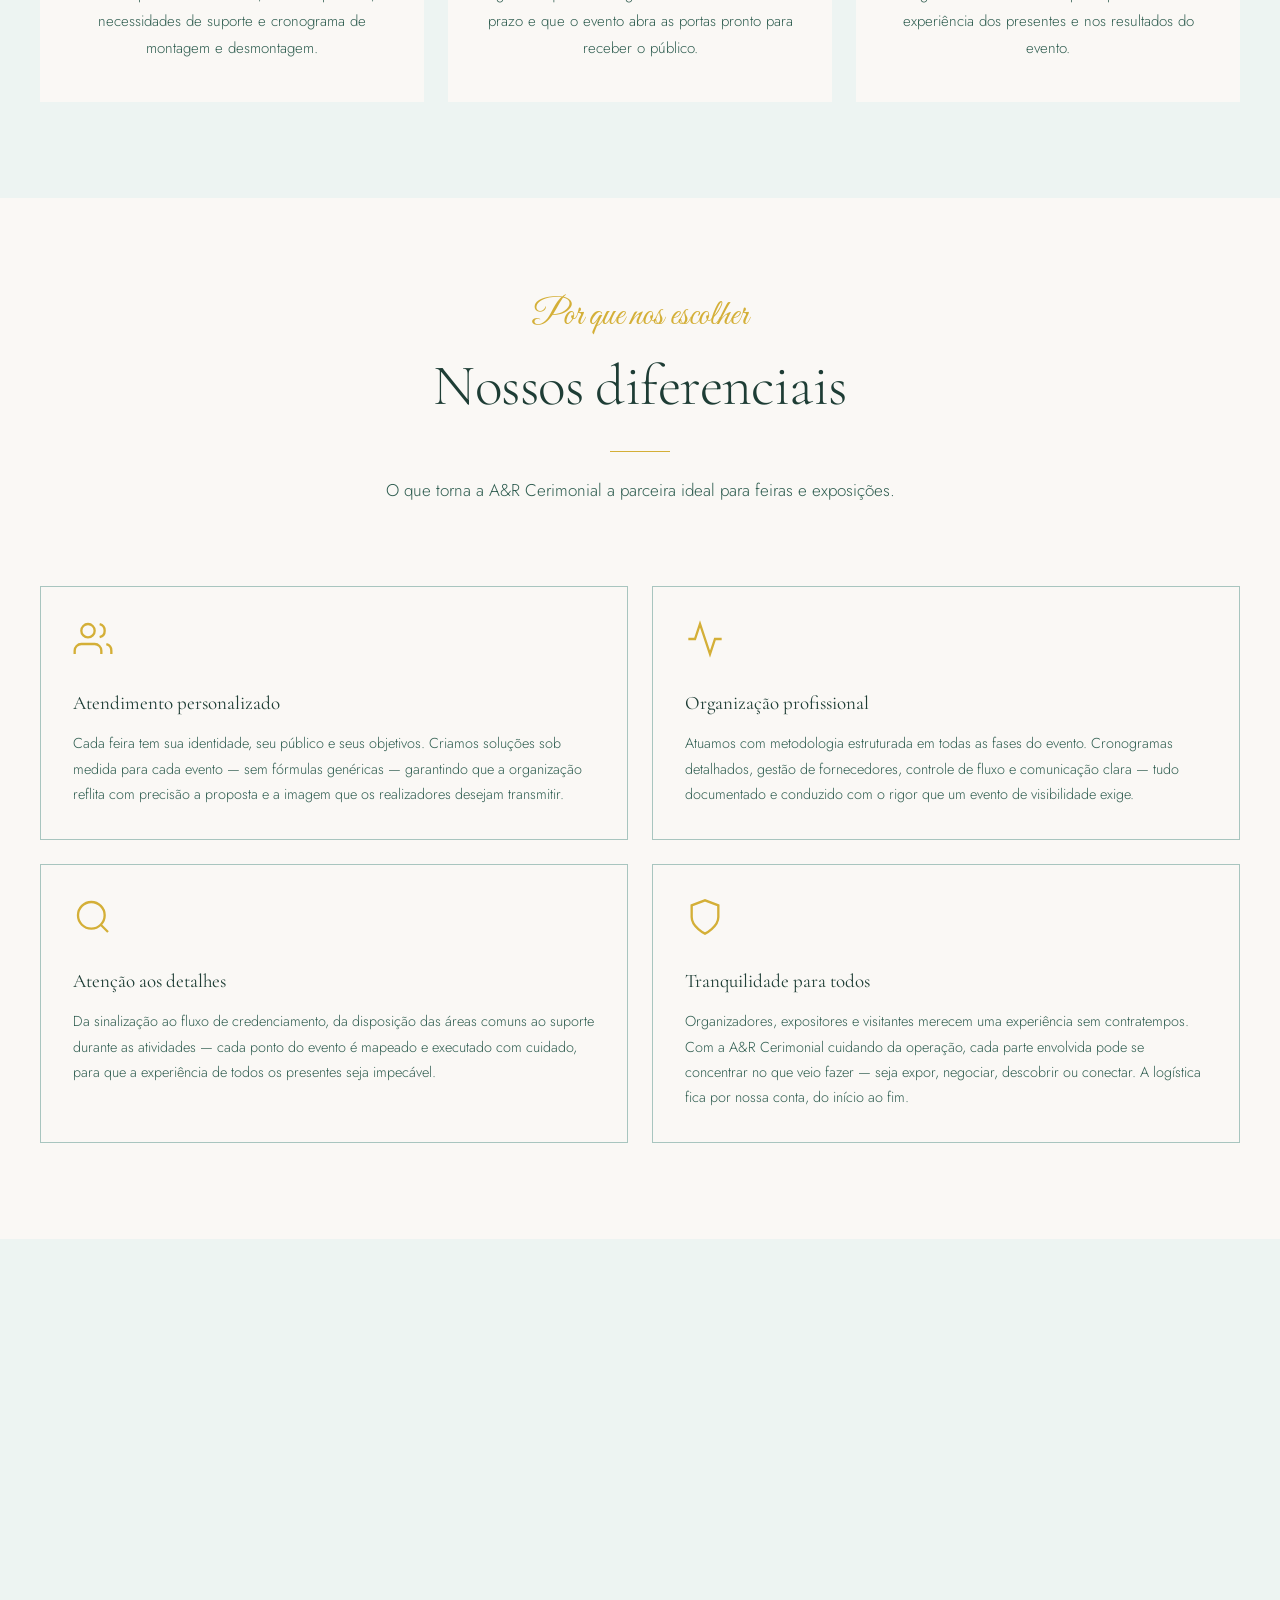
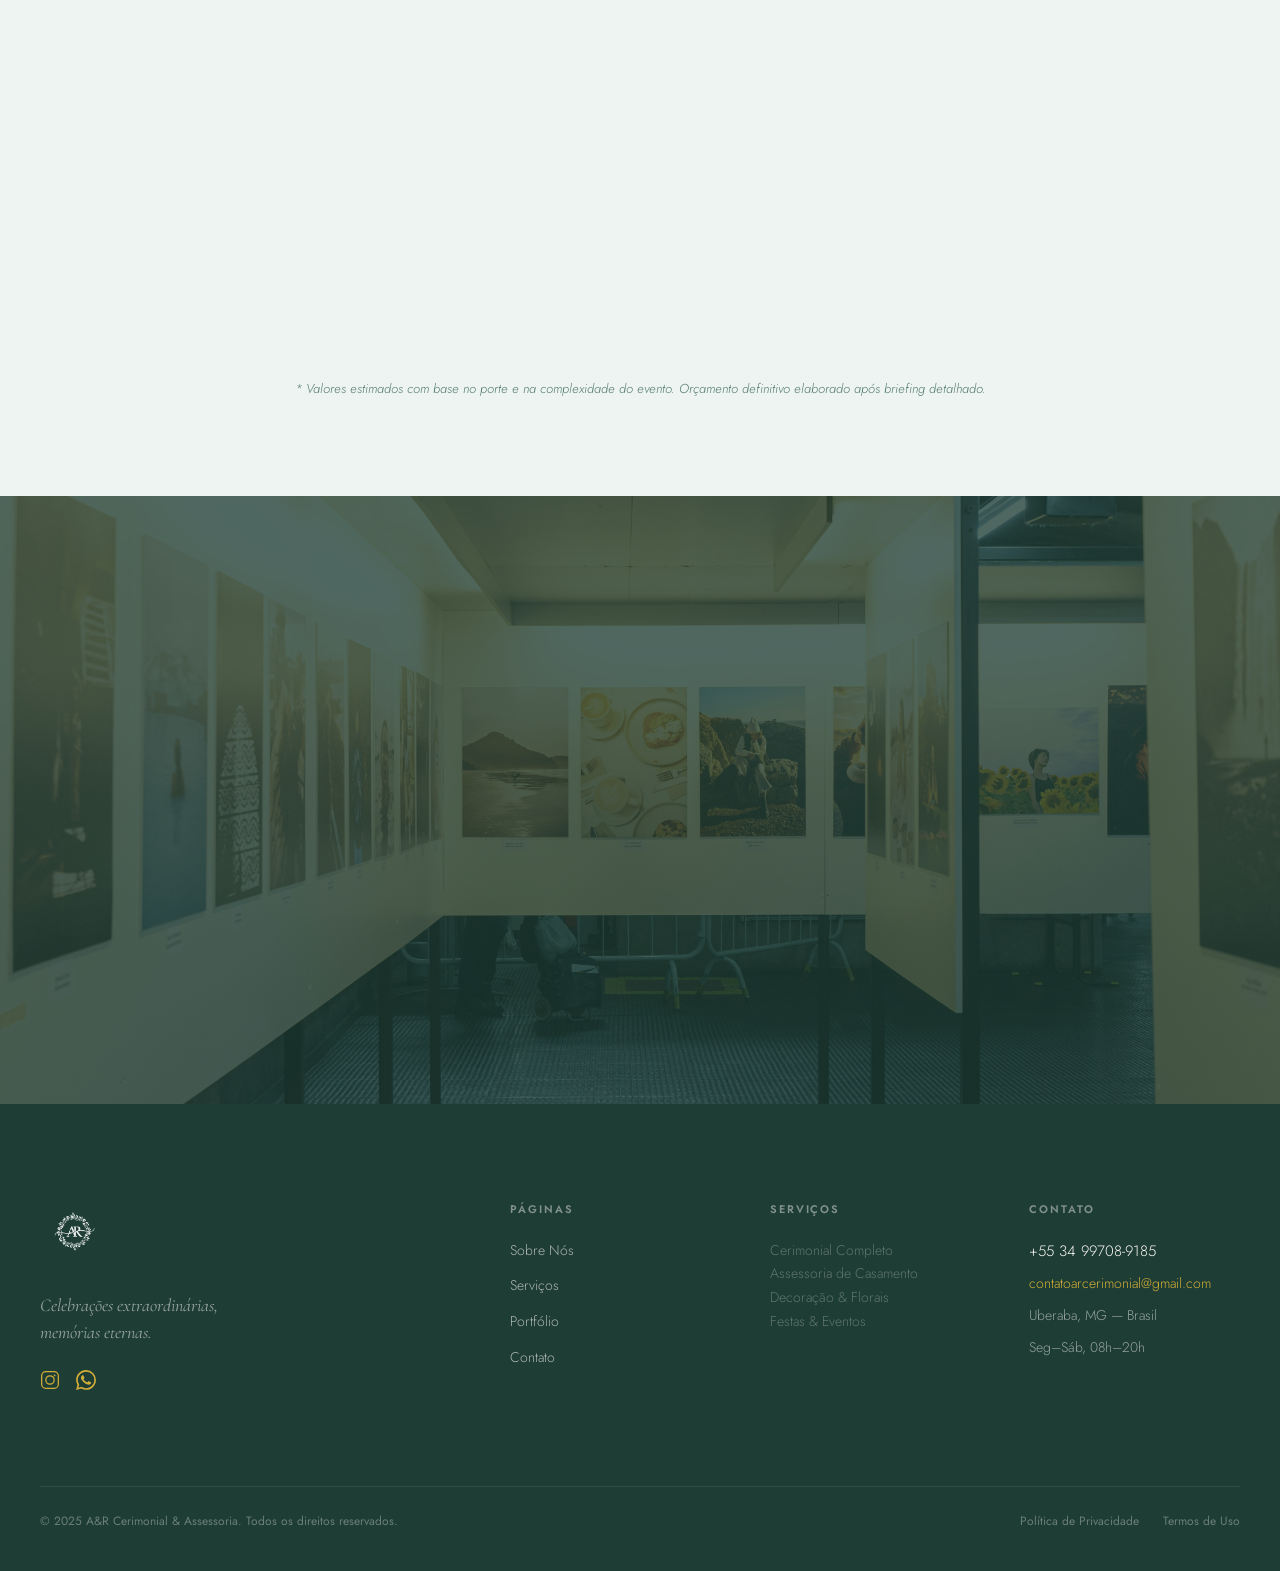
<file: site/feiras-e-exposicoes.html>
<!doctype html>
<html lang="pt-BR">
  <head>
    <meta charset="UTF-8" />
    <meta name="viewport" content="width=device-width, initial-scale=1.0" />
    <meta
      name="description"
      content="Cerimonial e assessoria para Feiras e Exposições. A&R Cerimonial organiza, coordena e conduz feiras e exposições com excelência, visibilidade e profissionalismo."
    />
    <title>Feiras e Exposições — A&amp;R Cerimonial &amp; Assessoria</title>

    <link rel="preconnect" href="https://fonts.googleapis.com" />
    <link rel="preconnect" href="https://fonts.gstatic.com" crossorigin />
    <link
      href="https://fonts.googleapis.com/css2?family=Cormorant+Garamond:ital,wght@0,300;0,400;0,500;1,300;1,400&family=Jost:wght@300;400;500;600&family=Great+Vibes&display=swap"
      rel="stylesheet"
    />

    <link rel="icon" href="favicon.ico" type="image/x-icon">
    <link rel="icon" type="image/png" sizes="32x32" href="favicon-32x32.png">
    <link rel="icon" type="image/png" sizes="16x16" href="favicon-16x16.png">
    <link rel="apple-touch-icon" sizes="180x180" href="apple-touch-icon.png">
    <link rel="manifest" href="site.webmanifest">
    <!-- Google tag (gtag.js) -->
    <script async src="https://www.googletagmanager.com/gtag/js?id=AW-18071371793"></script>
    <script>
      window.dataLayer = window.dataLayer || [];
      function gtag(){dataLayer.push(arguments);}
      gtag('js', new Date());
      gtag('config', 'AW-18071371793');
    </script>
    <link rel="stylesheet" href="style.css" />
    <style>
      /* ── Hero ── */
      .fei-hero {
        position: relative;
        min-height: 90vh;
        display: flex;
        align-items: center;
        justify-content: center;
        overflow: hidden;
        background-color: var(--color-brand-primary);
      }
      .fei-hero__bg {
        position: absolute;
        inset: 0;
        background-image: url('img%20feiras%20e%20exposicoes/feira-exposicao-site1.jpg');
        background-size: cover;
        background-position: center;
        opacity: .48;
      }
      .fei-hero__content {
        position: relative;
        z-index: 1;
        text-align: center;
        padding: var(--sp-10) var(--sp-6);
        max-width: 860px;
        margin: 0 auto;
      }
      .fei-hero__kicker {
        display: inline-block;
        font-family: var(--font-script);
        font-size: clamp(1.5rem, 3vw, 2rem);
        color: var(--color-brand-secondary);
        margin-bottom: var(--sp-4);
        opacity: 0;
        transform: translateY(12px);
        animation: feiFadeUp 0.7s 0.2s ease forwards;
      }
      .fei-hero__title {
        font-family: var(--font-serif);
        font-size: clamp(2rem, 5vw, 3.75rem);
        font-weight: 300;
        line-height: 1.12;
        color: #fff;
        margin-bottom: var(--sp-6);
        opacity: 0;
        transform: translateY(16px);
        animation: feiFadeUp 0.75s 0.4s ease forwards;
      }
      .fei-hero__subtitle {
        font-family: var(--font-sans);
        font-size: clamp(1rem, 2vw, 1.25rem);
        font-weight: 300;
        color: rgba(255,255,255,.82);
        line-height: 1.7;
        margin-bottom: var(--sp-10);
        opacity: 0;
        transform: translateY(16px);
        animation: feiFadeUp 0.75s 0.6s ease forwards;
      }
      .fei-hero__cta {
        opacity: 0;
        transform: translateY(16px);
        animation: feiFadeUp 0.75s 0.8s ease forwards;
      }
      @keyframes feiFadeUp {
        to { opacity: 1; transform: translateY(0); }
      }
      @media (prefers-reduced-motion: reduce) {
        .fei-hero__kicker,
        .fei-hero__title,
        .fei-hero__subtitle,
        .fei-hero__cta { animation: none; opacity: 1; transform: none; }
      }

      /* ── Descrição ── */
      .fei-desc {
        background: var(--color-surface-base);
        padding: var(--sp-24) 0;
      }
      .fei-desc__inner {
        display: grid;
        grid-template-columns: 1fr;
        gap: var(--sp-12);
        align-items: center;
      }
      @media (min-width: 900px) {
        .fei-desc__inner { grid-template-columns: 1fr 1fr; gap: var(--sp-16); }
      }
      .fei-desc__img {
        overflow: hidden;
        line-height: 0;
      }
      .fei-desc__img img {
        width: 100%;
        aspect-ratio: 4 / 5;
        object-fit: cover;
        display: block;
      }
      .fei-desc__copy { }
      .fei-desc__text {
        font-family: var(--font-sans);
        font-size: 1.0625rem;
        font-weight: 300;
        line-height: 1.85;
        color: var(--color-text-secondary);
      }
      .fei-desc__text + .fei-desc__text { margin-top: var(--sp-5); }
      .fei-desc__highlight {
        font-family: var(--font-serif);
        font-size: clamp(1.25rem, 2.2vw, 1.625rem);
        font-weight: 400;
        font-style: italic;
        color: var(--color-text-primary);
        line-height: 1.45;
        margin-top: var(--sp-8);
        padding: var(--sp-6) var(--sp-8);
        border-left: 2px solid var(--color-brand-secondary);
      }

      /* ── Faixa editorial ── */
      .fei-strip {
        height: clamp(280px, 40vw, 520px);
        overflow: hidden;
        line-height: 0;
      }
      .fei-strip img {
        width: 100%;
        height: 100%;
        object-fit: cover;
        object-position: center;
        display: block;
      }

      /* ── Como Funciona ── */
      .fei-steps {
        background: var(--color-surface-muted);
        padding: var(--sp-24) 0;
      }
      .fei-steps__grid {
        display: grid;
        grid-template-columns: 1fr;
        gap: var(--sp-8);
        margin-top: var(--sp-14);
      }
      @media (min-width: 768px) {
        .fei-steps__grid { grid-template-columns: repeat(3, 1fr); gap: var(--sp-6); }
      }
      .fei-step {
        background: var(--color-surface-base);
        padding: var(--sp-10) var(--sp-8);
        text-align: center;
        position: relative;
      }
      .fei-step__number {
        font-family: var(--font-serif);
        font-size: 3.5rem;
        font-weight: 300;
        color: var(--color-brand-secondary);
        opacity: .35;
        line-height: 1;
        margin-bottom: var(--sp-4);
        display: block;
      }
      .fei-step__title {
        font-family: var(--font-serif);
        font-size: 1.375rem;
        font-weight: 400;
        color: var(--color-text-primary);
        margin-bottom: var(--sp-4);
      }
      .fei-step__text {
        font-family: var(--font-sans);
        font-size: .9375rem;
        font-weight: 300;
        line-height: 1.8;
        color: var(--color-text-secondary);
      }
      @media (min-width: 768px) {
        .fei-step:not(:last-child)::after {
          content: '';
          position: absolute;
          top: var(--sp-10);
          right: -1px;
          width: 1px;
          height: 60px;
          background: var(--color-border);
        }
      }

      /* ── Diferenciais ── */
      .fei-diff {
        background: var(--color-surface-base);
        padding: var(--sp-24) 0;
      }
      .fei-diff__grid {
        display: grid;
        grid-template-columns: 1fr;
        gap: var(--sp-6);
        margin-top: var(--sp-14);
      }
      @media (min-width: 600px) {
        .fei-diff__grid { grid-template-columns: repeat(2, 1fr); }
      }
      .fei-diff__card {
        border: var(--border-accent);
        padding: var(--sp-8);
        transition: box-shadow 250ms;
      }
      .fei-diff__card:hover { box-shadow: 0 8px 32px rgba(30,61,53,.08); }
      .fei-diff__icon {
        width: 40px;
        height: 40px;
        margin-bottom: var(--sp-5);
        color: var(--color-brand-secondary);
      }
      .fei-diff__title {
        font-family: var(--font-serif);
        font-size: 1.1875rem;
        font-weight: 400;
        color: var(--color-text-primary);
        margin-bottom: var(--sp-3);
      }
      .fei-diff__text {
        font-family: var(--font-sans);
        font-size: .9rem;
        font-weight: 300;
        line-height: 1.75;
        color: var(--color-text-secondary);
      }

      /* ── CTA Final ── */
      .fei-cta {
        position: relative;
        overflow: hidden;
        padding: var(--sp-24) 0;
        background-color: var(--color-brand-primary);
        text-align: center;
      }
      .fei-cta__bg {
        position: absolute;
        inset: 0;
        background-image: url('img%20feiras%20e%20exposicoes/feira-exposicao-site4.jpg');
        background-size: cover;
        background-position: center;
        opacity: .22;
      }
      .fei-cta__inner {
        position: relative;
        z-index: 1;
        max-width: 640px;
        margin: 0 auto;
        padding: 0 var(--sp-6);
      }
      .fei-cta__script {
        font-family: var(--font-script);
        font-size: clamp(1.5rem, 3vw, 2rem);
        color: var(--color-brand-secondary);
        display: block;
        margin-bottom: var(--sp-4);
      }
      .fei-cta__title {
        font-family: var(--font-serif);
        font-size: clamp(2rem, 4.5vw, 3rem);
        font-weight: 300;
        color: #fff;
        line-height: 1.2;
        margin-bottom: var(--sp-6);
      }
      .fei-cta__text {
        font-family: var(--font-sans);
        font-size: 1rem;
        font-weight: 300;
        color: rgba(255,255,255,.78);
        line-height: 1.75;
        margin-bottom: var(--sp-10);
      }

      /* ── Dropdown de Serviços ── */
      .nav__item { position: relative; }
      .nav__link--has-dropdown {
        display: inline-flex;
        align-items: center;
        gap: 5px;
        background: none;
        border: none;
        cursor: pointer;
        font: inherit;
        padding: 0;
      }
      .nav__chevron {
        display: inline-block;
        width: 7px;
        height: 7px;
        border-right: 1.5px solid currentColor;
        border-bottom: 1.5px solid currentColor;
        transform: rotate(45deg) translateY(-2px);
        transition: transform 220ms;
        flex-shrink: 0;
      }
      .nav__item[aria-expanded="true"] .nav__chevron {
        transform: rotate(-135deg) translateY(2px);
      }
      .nav__dropdown {
        position: absolute;
        top: calc(100% + 20px);
        left: 50%;
        transform: translateX(-50%) translateY(8px);
        background: var(--color-brand-primary);
        min-width: 230px;
        padding: var(--sp-2) 0;
        opacity: 0;
        visibility: hidden;
        transition: opacity 200ms, transform 200ms, visibility 200ms;
        z-index: 300;
        box-shadow: 0 16px 48px rgba(0,0,0,.25);
        pointer-events: none;
      }
      .nav__dropdown::before {
        content: '';
        position: absolute;
        top: -20px;
        left: 0;
        right: 0;
        height: 20px;
      }
      .nav__item:hover .nav__dropdown,
      .nav__item:focus-within .nav__dropdown,
      .nav__item[aria-expanded="true"] .nav__dropdown {
        opacity: 1;
        visibility: visible;
        transform: translateX(-50%) translateY(0);
        pointer-events: auto;
      }
      .nav__dropdown-link {
        display: block;
        padding: var(--sp-3) var(--sp-6);
        font-family: var(--font-sans);
        font-size: .875rem;
        font-weight: 400;
        letter-spacing: .02em;
        color: rgba(255,255,255,.78);
        text-decoration: none;
        white-space: nowrap;
        transition: color 150ms, background 150ms;
      }
      .nav__dropdown-link:hover {
        color: var(--color-brand-secondary);
        background: rgba(255,255,255,.05);
      }
      .nav__dropdown-link--active {
        color: var(--color-brand-secondary);
        font-weight: 500;
      }
      .nav__link--active {
        color: var(--color-brand-secondary) !important;
        opacity: 1 !important;
      }

      /* ── Mobile menu — Serviços expandido ── */
      .mobile-menu__section-label {
        display: block;
        font-family: var(--font-sans);
        font-size: .6875rem;
        font-weight: 600;
        letter-spacing: .16em;
        text-transform: uppercase;
        color: var(--color-brand-secondary);
        margin-top: var(--sp-6);
        margin-bottom: var(--sp-2);
        opacity: .85;
      }
      .mobile-menu__link--sub {
        padding-left: var(--sp-5);
        font-size: .9375rem;
        opacity: .75;
      }
      .mobile-menu__link--active {
        color: var(--color-brand-secondary) !important;
        opacity: 1 !important;
      }
      .mobile-menu__rule {
        border: none;
        border-top: 1px solid rgba(255,255,255,.1);
        margin: var(--sp-4) 0 var(--sp-2);
      }
    </style>
  </head>
  <body>
    <a href="#main-content" class="skip-link">Ir para o conteúdo principal</a>

    <!-- Navegação -->
    <header class="nav" id="site-nav" role="banner" data-scrolled="true">
      <div class="nav__container">
        <a href="index.html" aria-label="A&amp;R Cerimonial — voltar ao início">
          <img
            src="img/logo.png"
            alt="A&amp;R Cerimonial"
            class="nav__logo-img"
            height="52"
            loading="eager"
          />
        </a>

        <nav class="nav__links" aria-label="Navegação principal">
          <a href="index.html" class="nav__link">Início</a>

          <div class="nav__item" aria-expanded="false">
            <a
              href="index.html#servicos"
              class="nav__link nav__link--active nav__link--has-dropdown"
              aria-haspopup="menu"
              id="nav-services-trigger"
            >Serviços <span class="nav__chevron" aria-hidden="true"></span></a>

            <div class="nav__dropdown" role="menu" aria-labelledby="nav-services-trigger">
              <a href="index.html#servicos"       class="nav__dropdown-link" role="menuitem">Casamentos</a>
              <a href="cha-de-bebe.html"         class="nav__dropdown-link" role="menuitem">Chá de Bebê</a>
              <a href="cha-revelacao.html"        class="nav__dropdown-link" role="menuitem">Chá Revelação</a>
              <a href="batizados.html"            class="nav__dropdown-link" role="menuitem">Batizados</a>
              <a href="bodas.html"                class="nav__dropdown-link" role="menuitem">Bodas</a>
              <a href="aniversarios.html"         class="nav__dropdown-link" role="menuitem">Aniversários</a>
              <a href="eventos-corporativos.html" class="nav__dropdown-link" role="menuitem">Eventos Corporativos</a>
              <a href="leiloes.html"              class="nav__dropdown-link" role="menuitem">Leilões</a>
              <a href="feiras-e-exposicoes.html"  class="nav__dropdown-link nav__dropdown-link--active" role="menuitem" aria-current="page">Feiras e Exposições</a>
            </div>
          </div>

          <a href="index.html#sobre"       class="nav__link">Sobre</a>
          <a href="index.html#portfolio"   class="nav__link">Portfólio</a>
          <a href="index.html#depoimentos" class="nav__link">Depoimentos</a>
          <a href="index.html#contato"     class="nav__link">Contato</a>
        </nav>

        <a
          href="https://wa.me/5534997089185?text=Ol%C3%A1!%20Vim%20pelo%20site%20e%20gostaria%20de%20saber%20mais%20sobre%20o%20cerimonial%20para%20Feiras%20e%20Exposi%C3%A7%C3%B5es."
          class="btn btn--ghost-dark nav__cta"
          target="_blank"
          rel="noopener noreferrer"
          >Agende uma Conversa</a
        >

        <button
          class="nav__hamburger"
          aria-label="Abrir menu de navegação"
          aria-expanded="false"
          aria-controls="mobile-menu"
        >
          <span class="nav__hamburger-line"></span>
          <span class="nav__hamburger-line"></span>
          <span class="nav__hamburger-line"></span>
        </button>
      </div>
    </header>

    <!-- Menu Mobile -->
    <div
      class="mobile-menu"
      id="mobile-menu"
      aria-hidden="true"
      role="dialog"
      aria-modal="true"
      aria-label="Menu de navegação"
    >
      <button class="mobile-menu__close" aria-label="Fechar menu">&#x2715;</button>
      <nav class="mobile-menu__nav" aria-label="Menu mobile">
        <a href="index.html" class="mobile-menu__link">Início</a>

        <span class="mobile-menu__section-label">Serviços</span>
        <a href="index.html#servicos"       class="mobile-menu__link mobile-menu__link--sub">Casamentos</a>
        <a href="cha-de-bebe.html"         class="mobile-menu__link mobile-menu__link--sub">Chá de Bebê</a>
        <a href="cha-revelacao.html"        class="mobile-menu__link mobile-menu__link--sub">Chá Revelação</a>
        <a href="batizados.html"            class="mobile-menu__link mobile-menu__link--sub">Batizados</a>
        <a href="bodas.html"                class="mobile-menu__link mobile-menu__link--sub">Bodas</a>
        <a href="aniversarios.html"         class="mobile-menu__link mobile-menu__link--sub">Aniversários</a>
        <a href="eventos-corporativos.html" class="mobile-menu__link mobile-menu__link--sub">Eventos Corporativos</a>
        <a href="leiloes.html"              class="mobile-menu__link mobile-menu__link--sub">Leilões</a>
        <a href="feiras-e-exposicoes.html"  class="mobile-menu__link mobile-menu__link--sub mobile-menu__link--active">Feiras e Exposições</a>

        <hr class="mobile-menu__rule" aria-hidden="true" />
        <a href="index.html#sobre"       class="mobile-menu__link">Sobre</a>
        <a href="index.html#portfolio"   class="mobile-menu__link">Portfólio</a>
        <a href="index.html#depoimentos" class="mobile-menu__link">Depoimentos</a>
        <a href="index.html#contato"     class="mobile-menu__link">Contato</a>
      </nav>
      <a
        href="https://wa.me/5534997089185?text=Ol%C3%A1!%20Vim%20pelo%20site%20e%20gostaria%20de%20saber%20mais%20sobre%20o%20cerimonial%20para%20Feiras%20e%20Exposi%C3%A7%C3%B5es."
        class="btn btn--gold mobile-menu__cta"
        target="_blank"
        rel="noopener noreferrer"
        >Agende uma Conversa</a
      >
    </div>

    <main id="main-content">

      <!-- ── 1. HERO ── -->
      <section class="fei-hero" aria-labelledby="fei-hero-title">
        <div class="fei-hero__bg" aria-hidden="true"></div>
        <div class="fei-hero__content">
          <span class="fei-hero__kicker">Feiras e Exposições</span>
          <h1 class="fei-hero__title" id="fei-hero-title">
            Cerimonial para<br />Feiras e Exposições
          </h1>
          <p class="fei-hero__subtitle">
            Organização, recepção e coordenação para eventos realizados<br />com excelência, visibilidade e profissionalismo
          </p>
          <div class="fei-hero__cta">
            <a
              href="https://wa.me/5534997089185?text=Ol%C3%A1!%20Vim%20pelo%20site%20e%20gostaria%20de%20saber%20mais%20sobre%20o%20cerimonial%20para%20Feiras%20e%20Exposi%C3%A7%C3%B5es."
              class="btn btn--gold"
              target="_blank"
              rel="noopener noreferrer"
              >Agende uma Conversa</a
            >
          </div>
        </div>
      </section>

      <!-- ── 2. DESCRIÇÃO ── -->
      <section class="fei-desc" aria-labelledby="fei-desc-title">
        <div class="container">
          <div class="section-intro reveal">
            <span class="script-label">Presença que gera resultado</span>
            <h2 class="display-lg" id="fei-desc-title">Seu evento, nossa organização</h2>
            <div class="gold-divider gold-divider--center" aria-hidden="true"></div>
          </div>

          <div class="fei-desc__inner reveal">
            <div class="fei-desc__img">
              <img
                src="img%20feiras%20e%20exposicoes/feira-exposicao-site2.jpg"
                alt="Feira e exposição organizada pela A&amp;R Cerimonial"
                loading="lazy"
              />
            </div>
            <div class="fei-desc__copy">
              <p class="fei-desc__text">
                Uma feira ou exposição bem organizada vai muito além da montagem dos
                estandes. Ela envolve planejamento criterioso, recepção estruturada,
                fluxo inteligente de público e suporte operacional contínuo — tudo
                pensado para que expositores e visitantes vivam uma experiência
                positiva do momento em que chegam até o encerramento do evento.
              </p>
              <p class="fei-desc__text">
                A A&amp;R Cerimonial atua na organização e coordenação de feiras,
                exposições e mostras, garantindo que cada etapa seja executada com
                eficiência e cuidado. Do credenciamento à condução das atividades,
                nossa equipe cuida da operação para que sua marca e seus expositores
                se destaquem — sem preocupações logísticas.
              </p>
              <blockquote class="fei-desc__highlight">
                "Uma feira bem organizada é o cenário perfeito<br />para que cada expositor brilhe."
              </blockquote>
            </div>
          </div>
        </div>
      </section>

      <!-- ── Faixa editorial ── -->
      <div class="fei-strip" role="img" aria-label="Ambiente de feira e exposição organizada">
        <img
          src="img%20feiras%20e%20exposicoes/feira-exposicao-site3.jpg"
          alt="Detalhes de feira e exposição organizada pela A&amp;R Cerimonial"
          loading="lazy"
        />
      </div>

      <!-- ── 3. COMO FUNCIONA ── -->
      <section class="fei-steps" aria-labelledby="fei-steps-title">
        <div class="container">
          <div class="section-intro reveal">
            <span class="script-label">Nosso processo</span>
            <h2 class="display-lg" id="fei-steps-title">Como funciona</h2>
            <div class="gold-divider gold-divider--center" aria-hidden="true"></div>
            <p class="section-intro__subtitle">
              Três etapas que transformam a sua proposta em um evento executado com precisão e fluidez.
            </p>
          </div>

          <div class="fei-steps__grid">

            <article class="fei-step reveal">
              <span class="fei-step__number" aria-hidden="true">01</span>
              <h3 class="fei-step__title">Planejamento do Evento</h3>
              <p class="fei-step__text">
                Tudo começa com um alinhamento aprofundado: objetivos da feira ou
                exposição, perfil dos expositores e do público esperado, formato,
                layout e cronograma. A partir dessas informações, desenvolvemos
                um plano operacional detalhado — com mapeamento de áreas, fluxo
                de pessoas, necessidades de suporte e cronograma de montagem
                e desmontagem.
              </p>
            </article>

            <article class="fei-step reveal">
              <span class="fei-step__number" aria-hidden="true">02</span>
              <h3 class="fei-step__title">Organização da Operação</h3>
              <p class="fei-step__text">
                Com o planejamento aprovado, assumimos a organização operacional
                completa: preparação do espaço, sinalização, estrutura de
                credenciamento, recepção e apoio aos expositores. Cada detalhe
                é documentado e acompanhado de perto para garantir que a montagem
                transcorra dentro do prazo e que o evento abra as portas pronto
                para receber o público.
              </p>
            </article>

            <article class="fei-step reveal">
              <span class="fei-step__number" aria-hidden="true">03</span>
              <h3 class="fei-step__title">Coordenação e Suporte no Dia</h3>
              <p class="fei-step__text">
                Durante o evento, nossa equipe coordena a operação em tempo real —
                gerenciando o fluxo de entrada, apoiando expositores e visitantes,
                conduzindo o cronograma de atividades e resolvendo imprevistos com
                agilidade. Os organizadores têm total suporte para focar na
                experiência dos presentes e nos resultados do evento.
              </p>
            </article>

          </div>
        </div>
      </section>

      <!-- ── 4. DIFERENCIAIS ── -->
      <section class="fei-diff" aria-labelledby="fei-diff-title">
        <div class="container">
          <div class="section-intro reveal">
            <span class="script-label">Por que nos escolher</span>
            <h2 class="display-lg" id="fei-diff-title">Nossos diferenciais</h2>
            <div class="gold-divider gold-divider--center" aria-hidden="true"></div>
            <p class="section-intro__subtitle">
              O que torna a A&amp;R Cerimonial a parceira ideal para feiras e exposições.
            </p>
          </div>

          <div class="fei-diff__grid">

            <article class="fei-diff__card reveal">
              <svg class="fei-diff__icon" viewBox="0 0 24 24" fill="none" stroke="currentColor" stroke-width="1.4" aria-hidden="true">
                <path d="M17 21v-2a4 4 0 0 0-4-4H5a4 4 0 0 0-4 4v2"/>
                <circle cx="9" cy="7" r="4"/>
                <path d="M23 21v-2a4 4 0 0 0-3-3.87"/>
                <path d="M16 3.13a4 4 0 0 1 0 7.75"/>
              </svg>
              <h3 class="fei-diff__title">Atendimento personalizado</h3>
              <p class="fei-diff__text">
                Cada feira tem sua identidade, seu público e seus objetivos. Criamos
                soluções sob medida para cada evento — sem fórmulas genéricas —
                garantindo que a organização reflita com precisão a proposta e a
                imagem que os realizadores desejam transmitir.
              </p>
            </article>

            <article class="fei-diff__card reveal">
              <svg class="fei-diff__icon" viewBox="0 0 24 24" fill="none" stroke="currentColor" stroke-width="1.4" aria-hidden="true">
                <polyline points="22 12 18 12 15 21 9 3 6 12 2 12"/>
              </svg>
              <h3 class="fei-diff__title">Organização profissional</h3>
              <p class="fei-diff__text">
                Atuamos com metodologia estruturada em todas as fases do evento.
                Cronogramas detalhados, gestão de fornecedores, controle de fluxo
                e comunicação clara — tudo documentado e conduzido com o rigor
                que um evento de visibilidade exige.
              </p>
            </article>

            <article class="fei-diff__card reveal">
              <svg class="fei-diff__icon" viewBox="0 0 24 24" fill="none" stroke="currentColor" stroke-width="1.4" aria-hidden="true">
                <circle cx="11" cy="11" r="8"/>
                <line x1="21" y1="21" x2="16.65" y2="16.65"/>
              </svg>
              <h3 class="fei-diff__title">Atenção aos detalhes</h3>
              <p class="fei-diff__text">
                Da sinalização ao fluxo de credenciamento, da disposição das áreas
                comuns ao suporte durante as atividades — cada ponto do evento é
                mapeado e executado com cuidado, para que a experiência de todos
                os presentes seja impecável.
              </p>
            </article>

            <article class="fei-diff__card reveal">
              <svg class="fei-diff__icon" viewBox="0 0 24 24" fill="none" stroke="currentColor" stroke-width="1.4" aria-hidden="true">
                <path d="M12 22s8-4 8-10V5l-8-3-8 3v7c0 6 8 10 8 10z"/>
              </svg>
              <h3 class="fei-diff__title">Tranquilidade para todos</h3>
              <p class="fei-diff__text">
                Organizadores, expositores e visitantes merecem uma experiência
                sem contratempos. Com a A&amp;R Cerimonial cuidando da operação,
                cada parte envolvida pode se concentrar no que veio fazer — seja
                expor, negociar, descobrir ou conectar. A logística fica por
                nossa conta, do início ao fim.
              </p>
            </article>

          </div>
        </div>
      </section>

      <!-- ── Planos e Investimento ── -->
      <section class="svc-plans" aria-labelledby="fei-plans-title">
        <div class="container">
          <div class="section-intro reveal">
            <span class="script-label">Transparência e clareza</span>
            <h2 class="display-lg" id="fei-plans-title">Planos e Investimento</h2>
            <div class="gold-divider gold-divider--center" aria-hidden="true"></div>
            <p class="section-intro__subtitle">Valores de referência para você planejar com tranquilidade. Entre em contato para um orçamento personalizado.</p>
          </div>
          <div class="svc-plans__grid">

            <article class="svc-plan reveal">
              <p class="svc-plan__name">Pequeno Porte</p>
              <p class="svc-plan__price">R$ 5.000 – R$ 10.000</p>
              <div class="svc-plan__divider" aria-hidden="true"></div>
              <p class="svc-plan__desc">Feiras e exposições de menor escala com número reduzido de expositores. Inclui planejamento, credenciamento, recepção e coordenação no dia.</p>
            </article>

            <article class="svc-plan svc-plan--featured reveal">
              <p class="svc-plan__name">Médio Porte</p>
              <p class="svc-plan__price">R$ 10.000 – R$ 20.000</p>
              <div class="svc-plan__divider" aria-hidden="true"></div>
              <p class="svc-plan__desc">Eventos de porte intermediário com equipe ampliada, suporte operacional completo, gestão de fluxo de público e coordenação de atividades.</p>
            </article>

            <article class="svc-plan reveal">
              <p class="svc-plan__name">Grande Porte</p>
              <p class="svc-plan__price">R$ 20.000 – R$ 40.000+</p>
              <div class="svc-plan__divider" aria-hidden="true"></div>
              <p class="svc-plan__desc">Grandes feiras com múltiplos expositores, público extenso, produção completa do ambiente e assessoria estratégica para organizadores e patrocinadores.</p>
            </article>

          </div>
          <p class="svc-plans__note">* Valores estimados com base no porte e na complexidade do evento. Orçamento definitivo elaborado após briefing detalhado.</p>
        </div>
      </section>

      <!-- ── 5. CALL TO ACTION ── -->
      <section class="fei-cta" aria-labelledby="fei-cta-title">
        <div class="fei-cta__bg" aria-hidden="true"></div>
        <div class="fei-cta__inner">
          <span class="fei-cta__script reveal">Vamos organizar juntos?</span>
          <h2 class="fei-cta__title reveal" id="fei-cta-title">
            Sua feira merece uma<br />execução à altura
          </h2>
          <p class="fei-cta__text reveal">
            Entre em contato com a A&amp;R Cerimonial e descubra como podemos
            transformar a sua feira ou exposição em um evento organizado, fluido
            e memorável — para os realizadores, para os expositores e para cada
            visitante presente. Atendemos Uberaba, região do Triângulo Mineiro
            e todo o Brasil.
          </p>
          <a
            href="https://wa.me/5534997089185?text=Ol%C3%A1!%20Vim%20pelo%20site%20e%20gostaria%20de%20saber%20mais%20sobre%20o%20cerimonial%20para%20Feiras%20e%20Exposi%C3%A7%C3%B5es."
            class="btn btn--gold reveal"
            target="_blank"
            rel="noopener noreferrer"
            >Agende uma Conversa</a
          >
        </div>
      </section>

    </main>

    <!-- Rodapé -->
    <footer class="footer" role="contentinfo">
      <div class="container">
        <div class="footer__grid">

          <div class="footer__brand">
            <span class="footer__logo" aria-label="A&amp;R Cerimonial">
              <img
                src="img/logo.png"
                alt="A&amp;R Cerimonial"
                class="footer__logo-img"
                height="68"
                loading="lazy"
              />
            </span>
            <p class="footer__tagline">
              Celebrações extraordinárias,<br />memórias eternas.
            </p>
            <div class="footer__social" aria-label="Redes sociais">
              <a
                href="https://instagram.com/arcerimoniale_"
                class="footer__social-link"
                target="_blank"
                rel="noopener noreferrer"
                aria-label="Instagram @arcerimoniale_"
              >
                <svg width="20" height="20" viewBox="0 0 24 24" fill="none" aria-hidden="true">
                  <rect x="2" y="2" width="20" height="20" rx="5" stroke="currentColor" stroke-width="1.5"/>
                  <circle cx="12" cy="12" r="5" stroke="currentColor" stroke-width="1.5"/>
                  <circle cx="17.5" cy="6.5" r="1" fill="currentColor"/>
                </svg>
              </a>
              <a
                href="https://wa.me/5534997089185?text=Ol%C3%A1!%20Vim%20pelo%20site%20da%20A%26R%20Assessoria%20%26%20Cerimonial%20e%20gostaria%20de%20mais%20informa%C3%A7%C3%B5es."
                class="footer__social-link"
                target="_blank"
                rel="noopener noreferrer"
                aria-label="WhatsApp"
              >
                <svg width="20" height="20" viewBox="0 0 24 24" fill="none" aria-hidden="true">
                  <path d="M17.472 14.382c-.297-.149-1.758-.867-2.03-.967-.273-.099-.471-.148-.67.15-.197.297-.767.966-.94 1.164-.173.199-.347.223-.644.075-.297-.15-1.255-.463-2.39-1.475-.883-.788-1.48-1.761-1.653-2.059-.173-.297-.018-.458.13-.606.134-.133.298-.347.446-.52.149-.174.198-.298.298-.497.099-.198.05-.371-.025-.52-.075-.149-.669-1.612-.916-2.207-.242-.579-.487-.5-.669-.51-.173-.008-.371-.01-.57-.01-.198 0-.52.074-.792.372-.272.297-1.04 1.016-1.04 2.479 0 1.462 1.065 2.875 1.213 3.074.149.198 2.096 3.2 5.077 4.487.709.306 1.262.489 1.694.625.712.227 1.36.195 1.871.118.571-.085 1.758-.719 2.006-1.413.248-.694.248-1.289.173-1.413-.074-.124-.272-.198-.57-.347m-5.421 7.403h-.004a9.87 9.87 0 01-5.031-1.378l-.361-.214-3.741.982.998-3.648-.235-.374a9.86 9.86 0 01-1.51-5.26c.001-5.45 4.436-9.884 9.888-9.884 2.64 0 5.122 1.03 6.988 2.898a9.825 9.825 0 012.893 6.994c-.003 5.45-4.437 9.884-9.885 9.884m8.413-18.297A11.815 11.815 0 0012.05 0C5.495 0 .16 5.335.157 11.892c0 2.096.547 4.142 1.588 5.945L.057 24l6.305-1.654a11.882 11.882 0 005.683 1.448h.005c6.554 0 11.89-5.335 11.893-11.893a11.821 11.821 0 00-3.48-8.413Z" fill="currentColor"/>
                </svg>
              </a>
            </div>
          </div>

          <div class="footer__col">
            <span class="footer__col-label">Páginas</span>
            <nav aria-label="Links do rodapé — páginas">
              <a href="index.html#sobre"     class="footer__link">Sobre Nós</a>
              <a href="index.html#servicos"  class="footer__link">Serviços</a>
              <a href="index.html#portfolio" class="footer__link">Portfólio</a>
              <a
                href="https://wa.me/5534997089185?text=Ol%C3%A1!%20Vim%20pelo%20site%20e%20gostaria%20de%20mais%20informa%C3%A7%C3%B5es."
                class="footer__link"
                target="_blank"
                rel="noopener noreferrer"
              >Contato</a>
            </nav>
          </div>

          <div class="footer__col">
            <span class="footer__col-label">Serviços</span>
            <div aria-label="Serviços oferecidos">
              <span class="footer__link footer__link--static">Cerimonial Completo</span>
              <span class="footer__link footer__link--static">Assessoria de Casamento</span>
              <span class="footer__link footer__link--static">Decoração &amp; Florais</span>
              <span class="footer__link footer__link--static">Festas &amp; Eventos</span>
            </div>
          </div>

          <div class="footer__col">
            <span class="footer__col-label">Contato</span>
            <a
              href="https://wa.me/5534997089185?text=Ol%C3%A1!%20Vim%20pelo%20site%20da%20A%26R%20Assessoria%20%26%20Cerimonial%20e%20gostaria%20de%20mais%20informa%C3%A7%C3%B5es."
              class="footer__contact-item footer__contact-item--phone"
              target="_blank"
              rel="noopener noreferrer"
            >+55 34 99708-9185</a>
            <a
              href="mailto:contatoarcerimonial@gmail.com"
              class="footer__contact-item footer__contact-item--email"
            >contatoarcerimonial@gmail.com</a>
            <span class="footer__contact-item">Uberaba, MG — Brasil</span>
            <span class="footer__contact-item">Seg–Sáb, 08h–20h</span>
          </div>

        </div>

        <div class="footer__bottom">
          <span class="footer__copy">
            &copy; 2025 A&amp;R Cerimonial &amp; Assessoria. Todos os direitos reservados.
          </span>
          <div class="footer__legal">
            <a href="privacidade.html" class="footer__legal-link">Política de Privacidade</a>
            <a href="termos.html"      class="footer__legal-link">Termos de Uso</a>
          </div>
        </div>
      </div>
    </footer>

    <script src="script.js"></script>
    <!-- Conversão Google Ads: clique no WhatsApp -->
    <script>
      document.querySelectorAll('a[href*="wa.me"]').forEach(function(link) {
        link.addEventListener('click', function() {
          gtag('event', 'conversion', {'send_to': 'AW-18071371793/Np1TCNzO0ZccEJGAjalD'});
        });
      });
    </script>
    <script>
      /* Dropdown de Serviços — toggle por clique e teclado */
      (function () {
        var item    = document.querySelector('.nav__item');
        var trigger = item && item.querySelector('.nav__link--has-dropdown');
        if (!item || !trigger) return;

        function close() { item.setAttribute('aria-expanded', 'false'); }
        function open()  { item.setAttribute('aria-expanded', 'true');  }
        function isOpen(){ return item.getAttribute('aria-expanded') === 'true'; }

        trigger.addEventListener('click', function (e) {
          e.preventDefault();
          isOpen() ? close() : open();
        });

        document.addEventListener('click', function (e) {
          if (!item.contains(e.target)) close();
        });

        document.addEventListener('keydown', function (e) {
          if (e.key === 'Escape' && isOpen()) { close(); trigger.focus(); }
        });
      })();
    </script>
  </body>
</html>
</file>
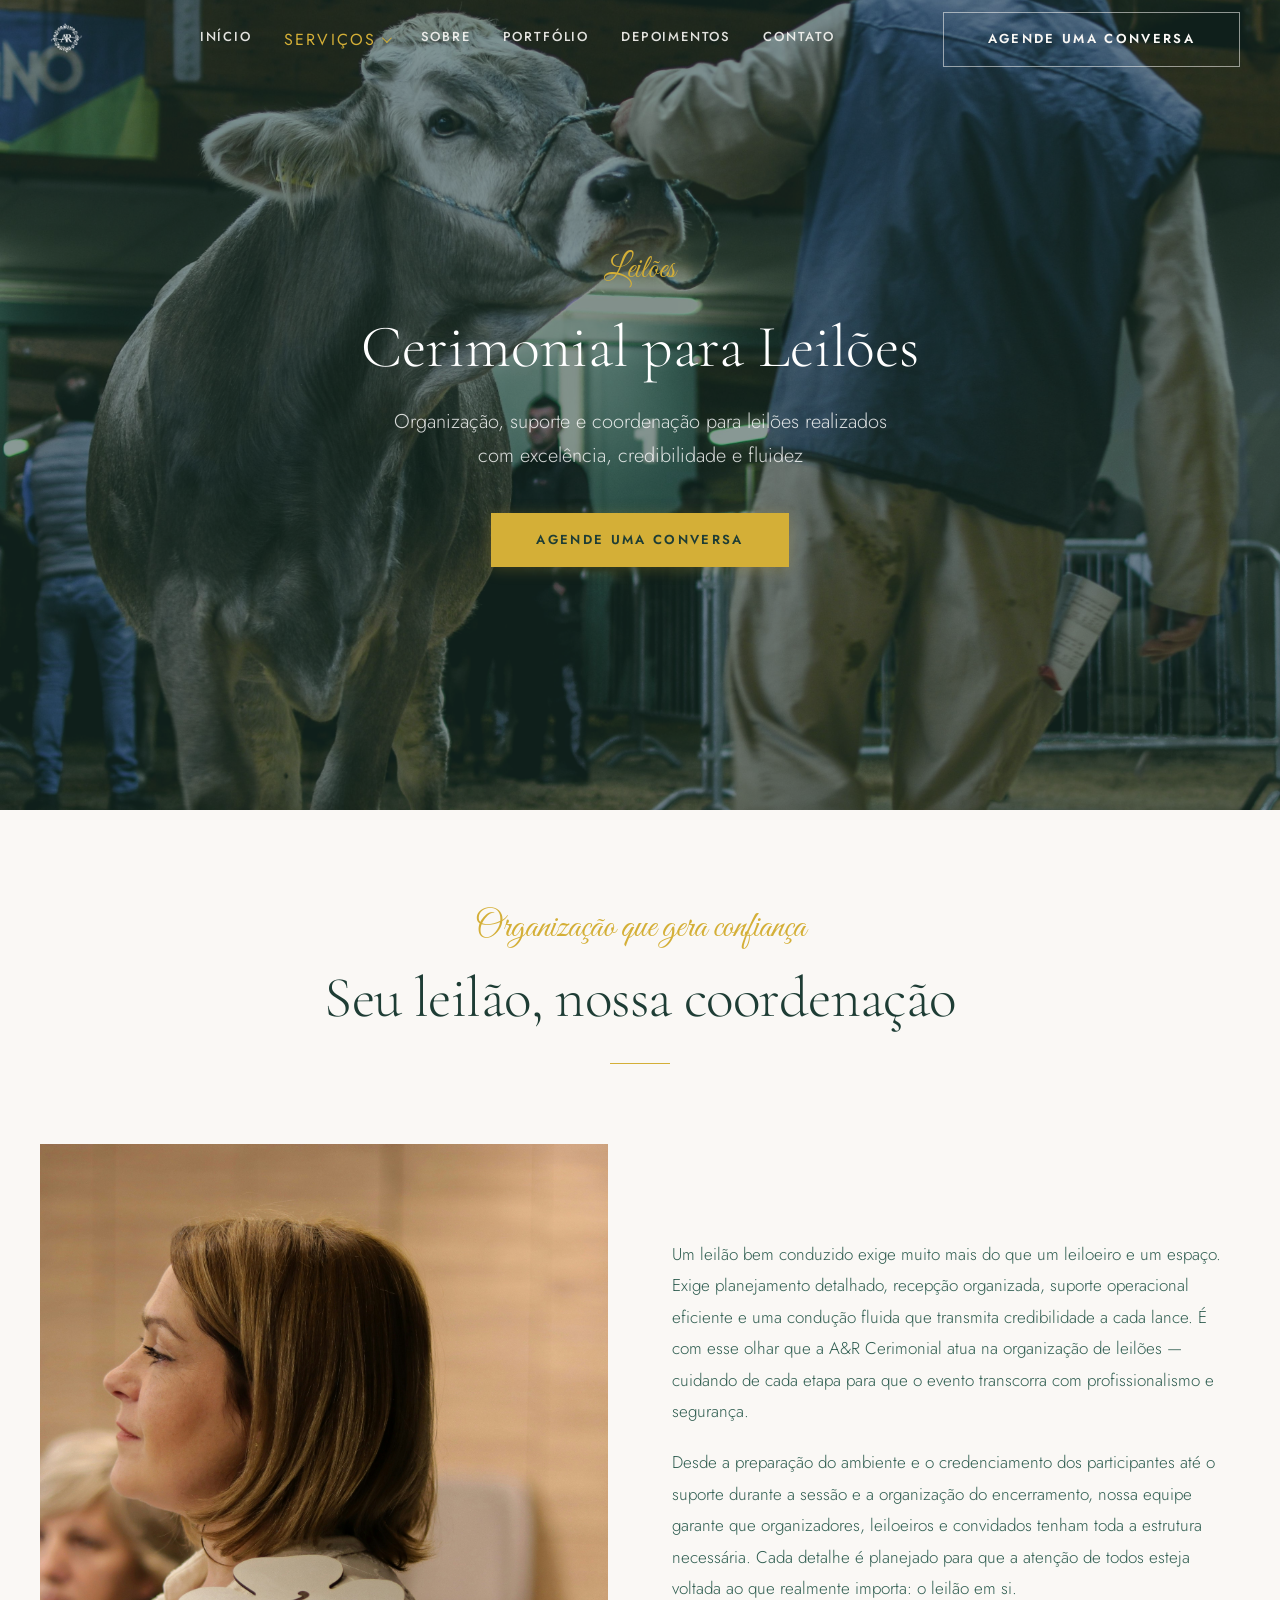
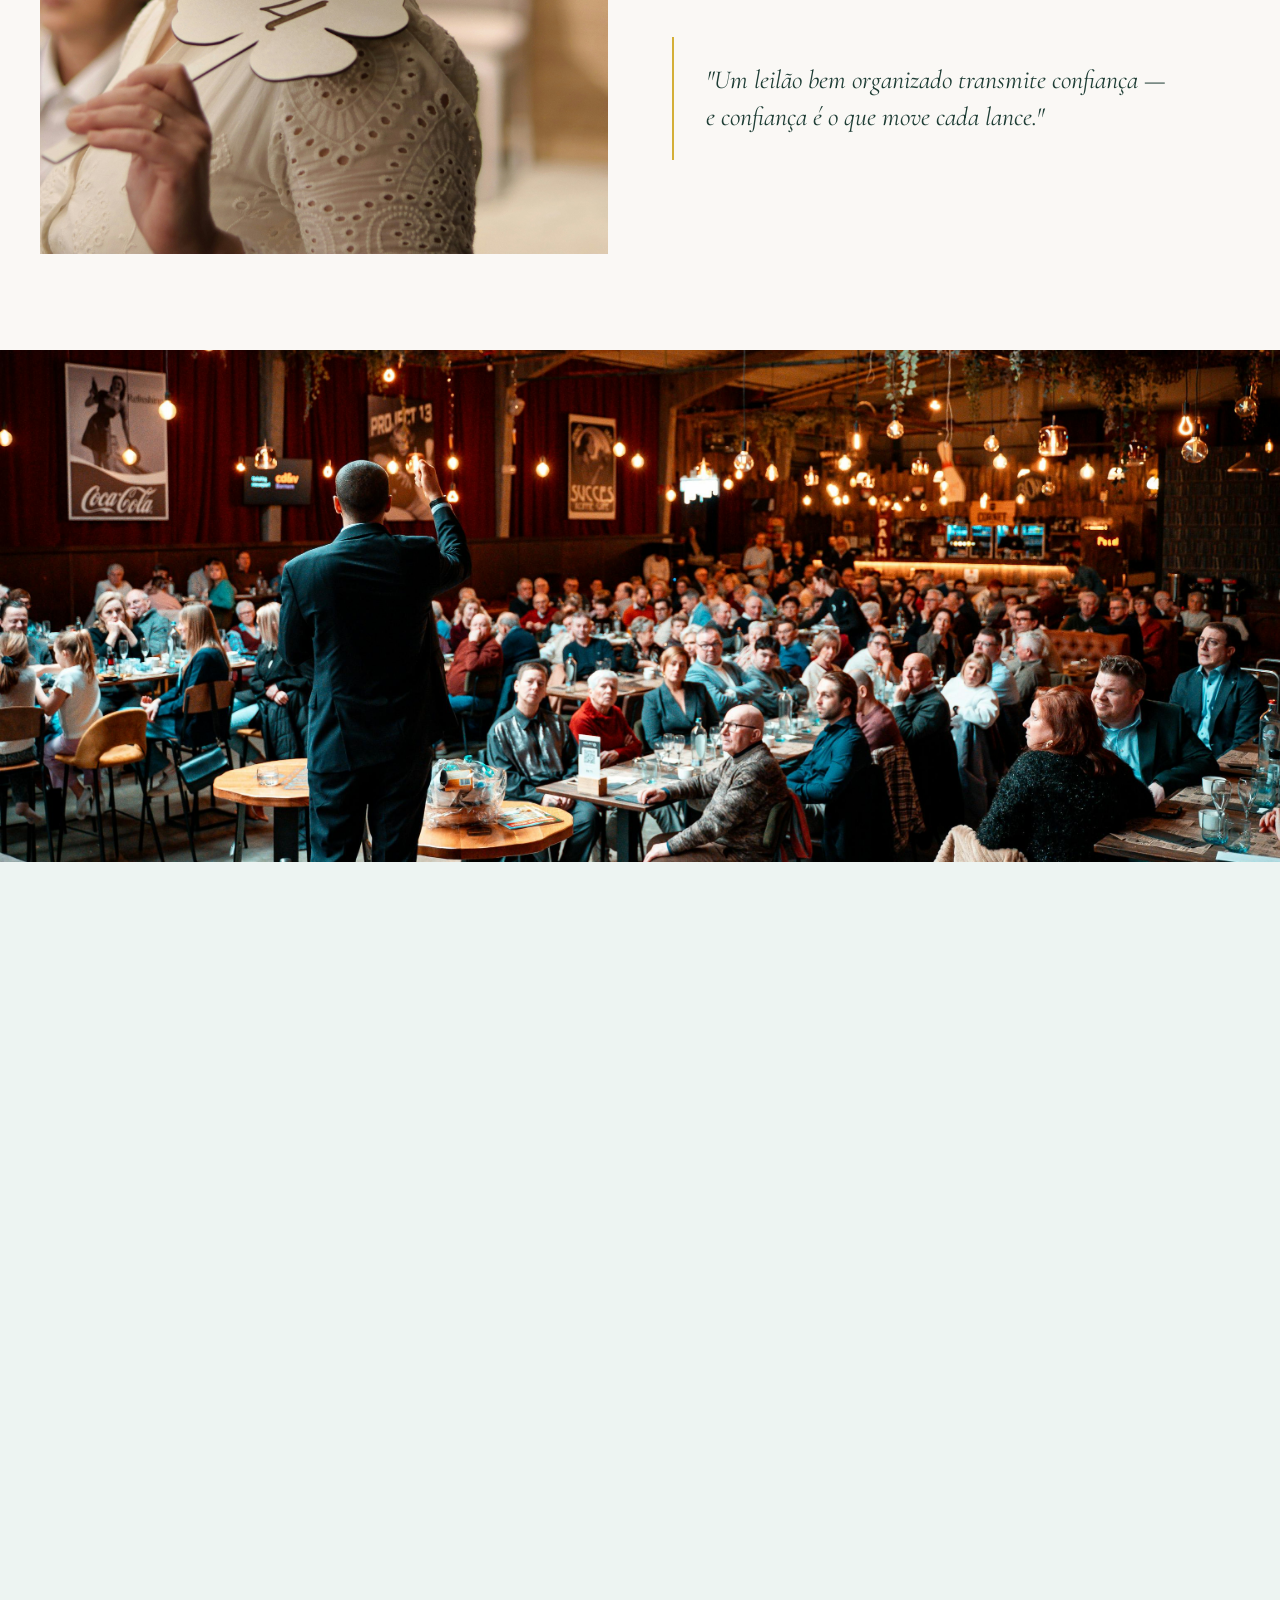
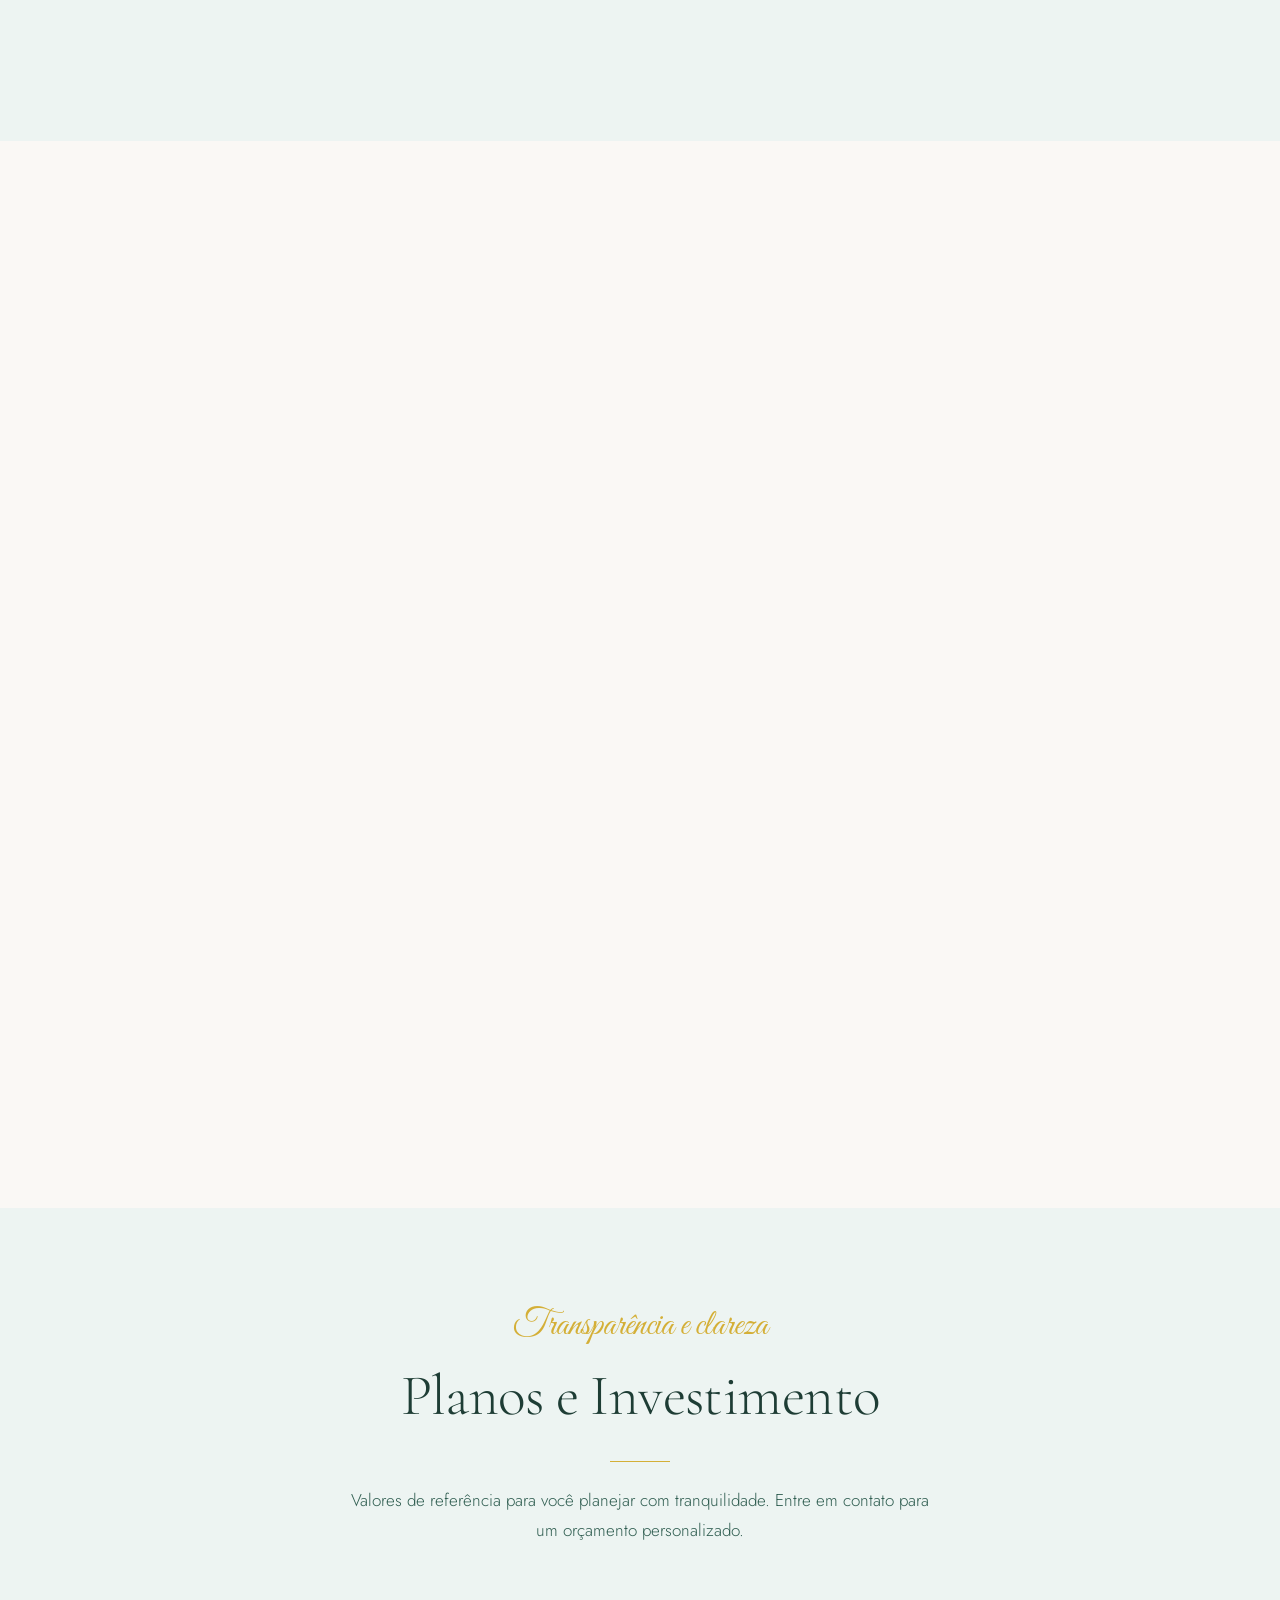
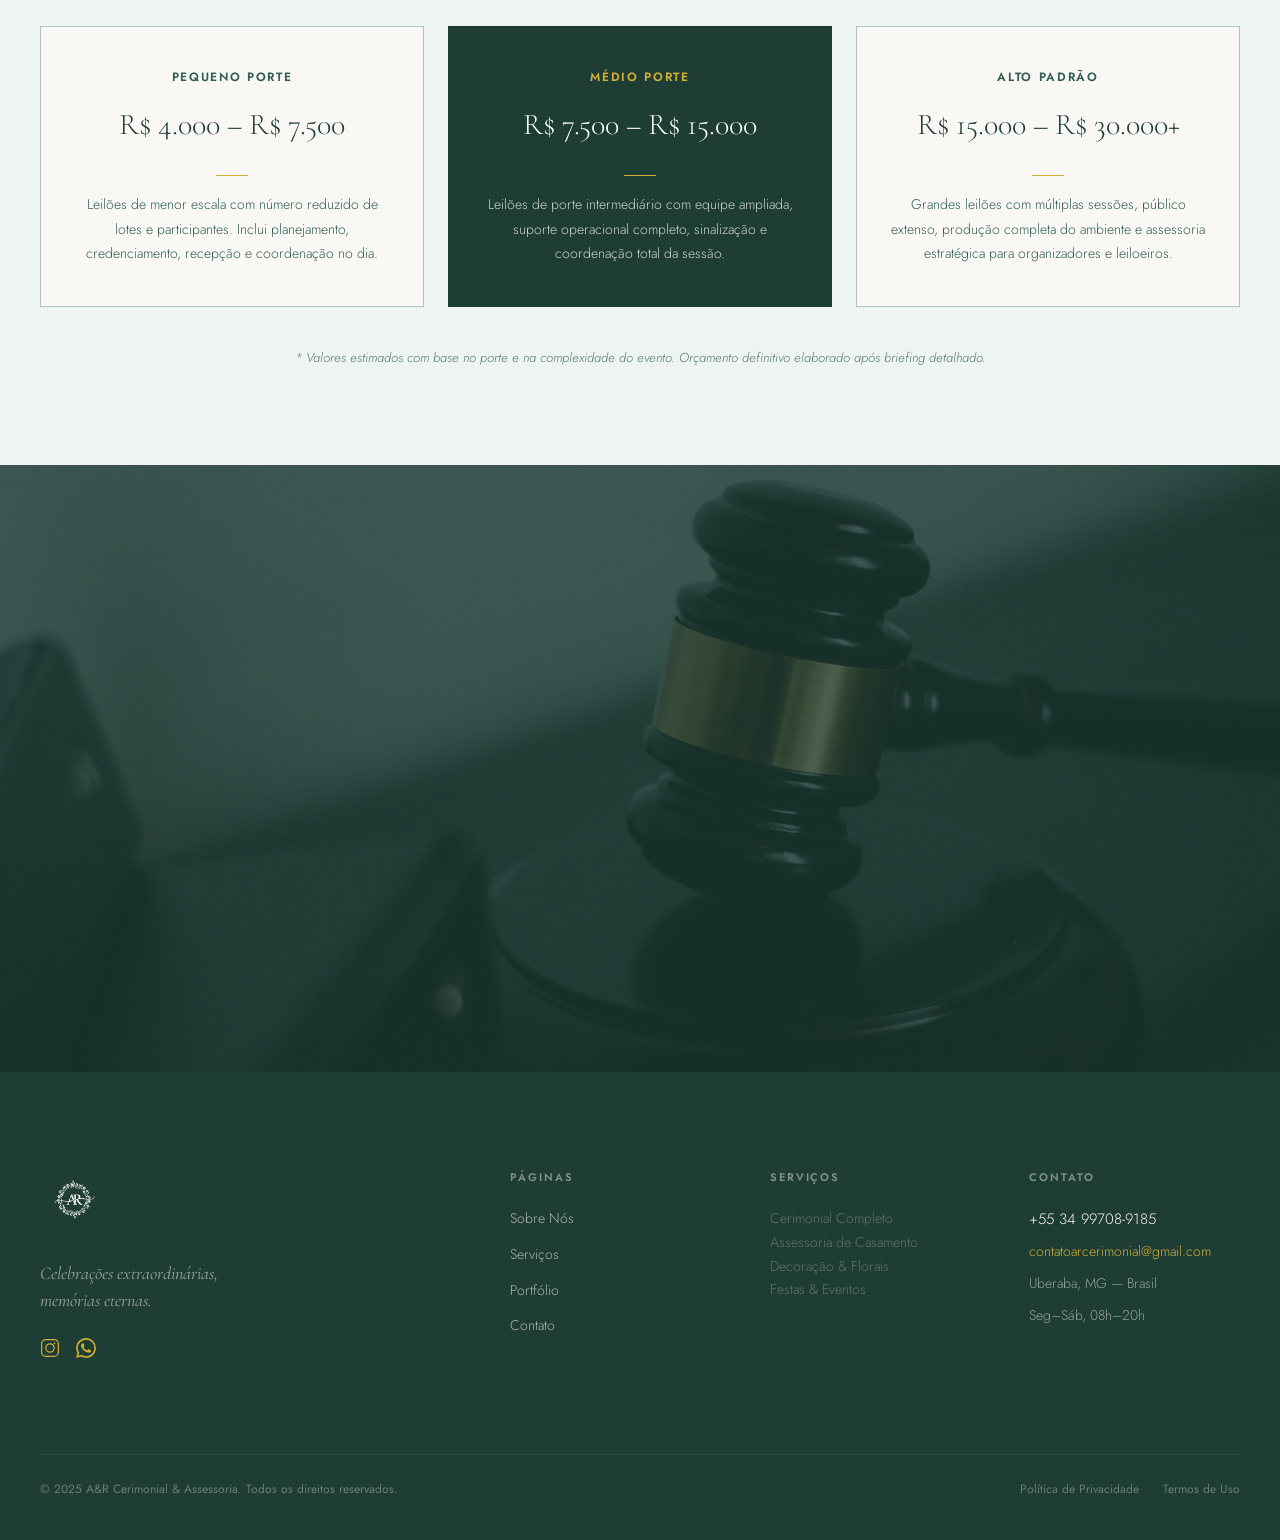
<file: site/leiloes.html>
<!doctype html>
<html lang="pt-BR">
  <head>
    <meta charset="UTF-8" />
    <meta name="viewport" content="width=device-width, initial-scale=1.0" />
    <meta
      name="description"
      content="Cerimonial e assessoria para Leilões. A&R Cerimonial organiza, coordena e conduz leilões com excelência, credibilidade e fluidez operacional."
    />
    <title>Leilões — A&amp;R Cerimonial &amp; Assessoria</title>

    <link rel="preconnect" href="https://fonts.googleapis.com" />
    <link rel="preconnect" href="https://fonts.gstatic.com" crossorigin />
    <link
      href="https://fonts.googleapis.com/css2?family=Cormorant+Garamond:ital,wght@0,300;0,400;0,500;1,300;1,400&family=Jost:wght@300;400;500;600&family=Great+Vibes&display=swap"
      rel="stylesheet"
    />

    <link rel="icon" href="favicon.ico" type="image/x-icon">
    <link rel="icon" type="image/png" sizes="32x32" href="favicon-32x32.png">
    <link rel="icon" type="image/png" sizes="16x16" href="favicon-16x16.png">
    <link rel="apple-touch-icon" sizes="180x180" href="apple-touch-icon.png">
    <link rel="manifest" href="site.webmanifest">
    <!-- Google tag (gtag.js) -->
    <script async src="https://www.googletagmanager.com/gtag/js?id=AW-18071371793"></script>
    <script>
      window.dataLayer = window.dataLayer || [];
      function gtag(){dataLayer.push(arguments);}
      gtag('js', new Date());
      gtag('config', 'AW-18071371793');
    </script>
    <link rel="stylesheet" href="style.css" />
    <style>
      /* ── Hero ── */
      .lei-hero {
        position: relative;
        min-height: 90vh;
        display: flex;
        align-items: center;
        justify-content: center;
        overflow: hidden;
        background-color: var(--color-brand-primary);
      }
      .lei-hero__bg {
        position: absolute;
        inset: 0;
        background-image: url('img%20leiloes/leilaonovo1.jpg');
        background-size: cover;
        background-position: center;
        opacity: .48;
      }
      .lei-hero__content {
        position: relative;
        z-index: 1;
        text-align: center;
        padding: var(--sp-10) var(--sp-6);
        max-width: 800px;
        margin: 0 auto;
      }
      .lei-hero__kicker {
        display: inline-block;
        font-family: var(--font-script);
        font-size: clamp(1.5rem, 3vw, 2rem);
        color: var(--color-brand-secondary);
        margin-bottom: var(--sp-4);
        opacity: 0;
        transform: translateY(12px);
        animation: leiFadeUp 0.7s 0.2s ease forwards;
      }
      .lei-hero__title {
        font-family: var(--font-serif);
        font-size: clamp(2rem, 5vw, 3.75rem);
        font-weight: 300;
        line-height: 1.12;
        color: #fff;
        margin-bottom: var(--sp-6);
        opacity: 0;
        transform: translateY(16px);
        animation: leiFadeUp 0.75s 0.4s ease forwards;
      }
      .lei-hero__subtitle {
        font-family: var(--font-sans);
        font-size: clamp(1rem, 2vw, 1.25rem);
        font-weight: 300;
        color: rgba(255,255,255,.82);
        line-height: 1.7;
        margin-bottom: var(--sp-10);
        opacity: 0;
        transform: translateY(16px);
        animation: leiFadeUp 0.75s 0.6s ease forwards;
      }
      .lei-hero__cta {
        opacity: 0;
        transform: translateY(16px);
        animation: leiFadeUp 0.75s 0.8s ease forwards;
      }
      @keyframes leiFadeUp {
        to { opacity: 1; transform: translateY(0); }
      }
      @media (prefers-reduced-motion: reduce) {
        .lei-hero__kicker,
        .lei-hero__title,
        .lei-hero__subtitle,
        .lei-hero__cta { animation: none; opacity: 1; transform: none; }
      }

      /* ── Descrição ── */
      .lei-desc {
        background: var(--color-surface-base);
        padding: var(--sp-24) 0;
      }
      .lei-desc__inner {
        display: grid;
        grid-template-columns: 1fr;
        gap: var(--sp-12);
        align-items: center;
      }
      @media (min-width: 900px) {
        .lei-desc__inner { grid-template-columns: 1fr 1fr; gap: var(--sp-16); }
      }
      .lei-desc__img {
        overflow: hidden;
        line-height: 0;
      }
      .lei-desc__img img {
        width: 100%;
        aspect-ratio: 4 / 5;
        object-fit: cover;
        display: block;
      }
      .lei-desc__copy { }
      .lei-desc__text {
        font-family: var(--font-sans);
        font-size: 1.0625rem;
        font-weight: 300;
        line-height: 1.85;
        color: var(--color-text-secondary);
      }
      .lei-desc__text + .lei-desc__text { margin-top: var(--sp-5); }
      .lei-desc__highlight {
        font-family: var(--font-serif);
        font-size: clamp(1.25rem, 2.2vw, 1.625rem);
        font-weight: 400;
        font-style: italic;
        color: var(--color-text-primary);
        line-height: 1.45;
        margin-top: var(--sp-8);
        padding: var(--sp-6) var(--sp-8);
        border-left: 2px solid var(--color-brand-secondary);
      }

      /* ── Faixa editorial ── */
      .lei-strip {
        height: clamp(280px, 40vw, 520px);
        overflow: hidden;
        line-height: 0;
      }
      .lei-strip img {
        width: 100%;
        height: 100%;
        object-fit: cover;
        object-position: center;
        display: block;
      }

      /* ── Como Funciona ── */
      .lei-steps {
        background: var(--color-surface-muted);
        padding: var(--sp-24) 0;
      }
      .lei-steps__grid {
        display: grid;
        grid-template-columns: 1fr;
        gap: var(--sp-8);
        margin-top: var(--sp-14);
      }
      @media (min-width: 768px) {
        .lei-steps__grid { grid-template-columns: repeat(3, 1fr); gap: var(--sp-6); }
      }
      .lei-step {
        background: var(--color-surface-base);
        padding: var(--sp-10) var(--sp-8);
        text-align: center;
        position: relative;
      }
      .lei-step__number {
        font-family: var(--font-serif);
        font-size: 3.5rem;
        font-weight: 300;
        color: var(--color-brand-secondary);
        opacity: .35;
        line-height: 1;
        margin-bottom: var(--sp-4);
        display: block;
      }
      .lei-step__title {
        font-family: var(--font-serif);
        font-size: 1.375rem;
        font-weight: 400;
        color: var(--color-text-primary);
        margin-bottom: var(--sp-4);
      }
      .lei-step__text {
        font-family: var(--font-sans);
        font-size: .9375rem;
        font-weight: 300;
        line-height: 1.8;
        color: var(--color-text-secondary);
      }
      @media (min-width: 768px) {
        .lei-step:not(:last-child)::after {
          content: '';
          position: absolute;
          top: var(--sp-10);
          right: -1px;
          width: 1px;
          height: 60px;
          background: var(--color-border);
        }
      }

      /* ── Diferenciais ── */
      .lei-diff {
        background: var(--color-surface-base);
        padding: var(--sp-24) 0;
      }
      .lei-diff__grid {
        display: grid;
        grid-template-columns: 1fr;
        gap: var(--sp-6);
        margin-top: var(--sp-14);
      }
      @media (min-width: 600px) {
        .lei-diff__grid { grid-template-columns: repeat(2, 1fr); }
      }
      @media (min-width: 1024px) {
        .lei-diff__grid { grid-template-columns: repeat(2, 1fr); }
      }
      .lei-diff__card {
        border: var(--border-accent);
        padding: var(--sp-8);
        transition: box-shadow 250ms;
      }
      .lei-diff__card:hover { box-shadow: 0 8px 32px rgba(30,61,53,.08); }
      .lei-diff__icon {
        width: 40px;
        height: 40px;
        margin-bottom: var(--sp-5);
        color: var(--color-brand-secondary);
      }
      .lei-diff__title {
        font-family: var(--font-serif);
        font-size: 1.1875rem;
        font-weight: 400;
        color: var(--color-text-primary);
        margin-bottom: var(--sp-3);
      }
      .lei-diff__text {
        font-family: var(--font-sans);
        font-size: .9rem;
        font-weight: 300;
        line-height: 1.75;
        color: var(--color-text-secondary);
      }

      /* ── CTA Final ── */
      .lei-cta {
        position: relative;
        overflow: hidden;
        padding: var(--sp-24) 0;
        background-color: var(--color-brand-primary);
        text-align: center;
      }
      .lei-cta__bg {
        position: absolute;
        inset: 0;
        background-image: url('img%20leiloes/leilao-site4.jpg');
        background-size: cover;
        background-position: center;
        opacity: .22;
      }
      .lei-cta__inner {
        position: relative;
        z-index: 1;
        max-width: 640px;
        margin: 0 auto;
        padding: 0 var(--sp-6);
      }
      .lei-cta__script {
        font-family: var(--font-script);
        font-size: clamp(1.5rem, 3vw, 2rem);
        color: var(--color-brand-secondary);
        display: block;
        margin-bottom: var(--sp-4);
      }
      .lei-cta__title {
        font-family: var(--font-serif);
        font-size: clamp(2rem, 4.5vw, 3rem);
        font-weight: 300;
        color: #fff;
        line-height: 1.2;
        margin-bottom: var(--sp-6);
      }
      .lei-cta__text {
        font-family: var(--font-sans);
        font-size: 1rem;
        font-weight: 300;
        color: rgba(255,255,255,.78);
        line-height: 1.75;
        margin-bottom: var(--sp-10);
      }

      /* ── Dropdown de Serviços ── */
      .nav__item { position: relative; }
      .nav__link--has-dropdown {
        display: inline-flex;
        align-items: center;
        gap: 5px;
        background: none;
        border: none;
        cursor: pointer;
        font: inherit;
        padding: 0;
      }
      .nav__chevron {
        display: inline-block;
        width: 7px;
        height: 7px;
        border-right: 1.5px solid currentColor;
        border-bottom: 1.5px solid currentColor;
        transform: rotate(45deg) translateY(-2px);
        transition: transform 220ms;
        flex-shrink: 0;
      }
      .nav__item[aria-expanded="true"] .nav__chevron {
        transform: rotate(-135deg) translateY(2px);
      }
      .nav__dropdown {
        position: absolute;
        top: calc(100% + 20px);
        left: 50%;
        transform: translateX(-50%) translateY(8px);
        background: var(--color-brand-primary);
        min-width: 230px;
        padding: var(--sp-2) 0;
        opacity: 0;
        visibility: hidden;
        transition: opacity 200ms, transform 200ms, visibility 200ms;
        z-index: 300;
        box-shadow: 0 16px 48px rgba(0,0,0,.25);
        pointer-events: none;
      }
      .nav__dropdown::before {
        content: '';
        position: absolute;
        top: -20px;
        left: 0;
        right: 0;
        height: 20px;
      }
      .nav__item:hover .nav__dropdown,
      .nav__item:focus-within .nav__dropdown,
      .nav__item[aria-expanded="true"] .nav__dropdown {
        opacity: 1;
        visibility: visible;
        transform: translateX(-50%) translateY(0);
        pointer-events: auto;
      }
      .nav__dropdown-link {
        display: block;
        padding: var(--sp-3) var(--sp-6);
        font-family: var(--font-sans);
        font-size: .875rem;
        font-weight: 400;
        letter-spacing: .02em;
        color: rgba(255,255,255,.78);
        text-decoration: none;
        white-space: nowrap;
        transition: color 150ms, background 150ms;
      }
      .nav__dropdown-link:hover {
        color: var(--color-brand-secondary);
        background: rgba(255,255,255,.05);
      }
      .nav__dropdown-link--active {
        color: var(--color-brand-secondary);
        font-weight: 500;
      }
      .nav__link--active {
        color: var(--color-brand-secondary) !important;
        opacity: 1 !important;
      }

      /* ── Mobile menu — Serviços expandido ── */
      .mobile-menu__section-label {
        display: block;
        font-family: var(--font-sans);
        font-size: .6875rem;
        font-weight: 600;
        letter-spacing: .16em;
        text-transform: uppercase;
        color: var(--color-brand-secondary);
        margin-top: var(--sp-6);
        margin-bottom: var(--sp-2);
        opacity: .85;
      }
      .mobile-menu__link--sub {
        padding-left: var(--sp-5);
        font-size: .9375rem;
        opacity: .75;
      }
      .mobile-menu__link--active {
        color: var(--color-brand-secondary) !important;
        opacity: 1 !important;
      }
      .mobile-menu__rule {
        border: none;
        border-top: 1px solid rgba(255,255,255,.1);
        margin: var(--sp-4) 0 var(--sp-2);
      }
    </style>
  </head>
  <body>
    <a href="#main-content" class="skip-link">Ir para o conteúdo principal</a>

    <!-- Navegação -->
    <header class="nav" id="site-nav" role="banner" data-scrolled="true">
      <div class="nav__container">
        <a href="index.html" aria-label="A&amp;R Cerimonial — voltar ao início">
          <img
            src="img/logo.png"
            alt="A&amp;R Cerimonial"
            class="nav__logo-img"
            height="52"
            loading="eager"
          />
        </a>

        <nav class="nav__links" aria-label="Navegação principal">
          <a href="index.html" class="nav__link">Início</a>

          <div class="nav__item" aria-expanded="false">
            <a
              href="index.html#servicos"
              class="nav__link nav__link--active nav__link--has-dropdown"
              aria-haspopup="menu"
              id="nav-services-trigger"
            >Serviços <span class="nav__chevron" aria-hidden="true"></span></a>

            <div class="nav__dropdown" role="menu" aria-labelledby="nav-services-trigger">
              <a href="index.html#servicos"       class="nav__dropdown-link" role="menuitem">Casamentos</a>
              <a href="cha-de-bebe.html"         class="nav__dropdown-link" role="menuitem">Chá de Bebê</a>
              <a href="cha-revelacao.html"        class="nav__dropdown-link" role="menuitem">Chá Revelação</a>
              <a href="batizados.html"            class="nav__dropdown-link" role="menuitem">Batizados</a>
              <a href="bodas.html"                class="nav__dropdown-link" role="menuitem">Bodas</a>
              <a href="aniversarios.html"         class="nav__dropdown-link" role="menuitem">Aniversários</a>
              <a href="eventos-corporativos.html" class="nav__dropdown-link" role="menuitem">Eventos Corporativos</a>
              <a href="leiloes.html"              class="nav__dropdown-link nav__dropdown-link--active" role="menuitem" aria-current="page">Leilões</a>
              <a href="feiras-e-exposicoes.html"  class="nav__dropdown-link" role="menuitem">Feiras e Exposições</a>
            </div>
          </div>

          <a href="index.html#sobre"       class="nav__link">Sobre</a>
          <a href="index.html#portfolio"   class="nav__link">Portfólio</a>
          <a href="index.html#depoimentos" class="nav__link">Depoimentos</a>
          <a href="index.html#contato"     class="nav__link">Contato</a>
        </nav>

        <a
          href="https://wa.me/5534997089185?text=Ol%C3%A1!%20Vim%20pelo%20site%20e%20gostaria%20de%20saber%20mais%20sobre%20o%20cerimonial%20para%20Leil%C3%B5es."
          class="btn btn--ghost-dark nav__cta"
          target="_blank"
          rel="noopener noreferrer"
          >Agende uma Conversa</a
        >

        <button
          class="nav__hamburger"
          aria-label="Abrir menu de navegação"
          aria-expanded="false"
          aria-controls="mobile-menu"
        >
          <span class="nav__hamburger-line"></span>
          <span class="nav__hamburger-line"></span>
          <span class="nav__hamburger-line"></span>
        </button>
      </div>
    </header>

    <!-- Menu Mobile -->
    <div
      class="mobile-menu"
      id="mobile-menu"
      aria-hidden="true"
      role="dialog"
      aria-modal="true"
      aria-label="Menu de navegação"
    >
      <button class="mobile-menu__close" aria-label="Fechar menu">&#x2715;</button>
      <nav class="mobile-menu__nav" aria-label="Menu mobile">
        <a href="index.html" class="mobile-menu__link">Início</a>

        <span class="mobile-menu__section-label">Serviços</span>
        <a href="index.html#servicos"       class="mobile-menu__link mobile-menu__link--sub">Casamentos</a>
        <a href="cha-de-bebe.html"         class="mobile-menu__link mobile-menu__link--sub">Chá de Bebê</a>
        <a href="cha-revelacao.html"        class="mobile-menu__link mobile-menu__link--sub">Chá Revelação</a>
        <a href="batizados.html"            class="mobile-menu__link mobile-menu__link--sub">Batizados</a>
        <a href="bodas.html"                class="mobile-menu__link mobile-menu__link--sub">Bodas</a>
        <a href="aniversarios.html"         class="mobile-menu__link mobile-menu__link--sub">Aniversários</a>
        <a href="eventos-corporativos.html" class="mobile-menu__link mobile-menu__link--sub">Eventos Corporativos</a>
        <a href="leiloes.html"              class="mobile-menu__link mobile-menu__link--sub mobile-menu__link--active">Leilões</a>
        <a href="feiras-e-exposicoes.html"  class="mobile-menu__link mobile-menu__link--sub">Feiras e Exposições</a>

        <hr class="mobile-menu__rule" aria-hidden="true" />
        <a href="index.html#sobre"       class="mobile-menu__link">Sobre</a>
        <a href="index.html#portfolio"   class="mobile-menu__link">Portfólio</a>
        <a href="index.html#depoimentos" class="mobile-menu__link">Depoimentos</a>
        <a href="index.html#contato"     class="mobile-menu__link">Contato</a>
      </nav>
      <a
        href="https://wa.me/5534997089185?text=Ol%C3%A1!%20Vim%20pelo%20site%20e%20gostaria%20de%20saber%20mais%20sobre%20o%20cerimonial%20para%20Leil%C3%B5es."
        class="btn btn--gold mobile-menu__cta"
        target="_blank"
        rel="noopener noreferrer"
        >Agende uma Conversa</a
      >
    </div>

    <main id="main-content">

      <!-- ── 1. HERO ── -->
      <section class="lei-hero" aria-labelledby="lei-hero-title">
        <div class="lei-hero__bg" aria-hidden="true"></div>
        <div class="lei-hero__content">
          <span class="lei-hero__kicker">Leilões</span>
          <h1 class="lei-hero__title" id="lei-hero-title">
            Cerimonial para Leilões
          </h1>
          <p class="lei-hero__subtitle">
            Organização, suporte e coordenação para leilões realizados<br />com excelência, credibilidade e fluidez
          </p>
          <div class="lei-hero__cta">
            <a
              href="https://wa.me/5534997089185?text=Ol%C3%A1!%20Vim%20pelo%20site%20e%20gostaria%20de%20saber%20mais%20sobre%20o%20cerimonial%20para%20Leil%C3%B5es."
              class="btn btn--gold"
              target="_blank"
              rel="noopener noreferrer"
              >Agende uma Conversa</a
            >
          </div>
        </div>
      </section>

      <!-- ── 2. DESCRIÇÃO ── -->
      <section class="lei-desc" aria-labelledby="lei-desc-title">
        <div class="container">
          <div class="section-intro reveal">
            <span class="script-label">Organização que gera confiança</span>
            <h2 class="display-lg" id="lei-desc-title">Seu leilão, nossa coordenação</h2>
            <div class="gold-divider gold-divider--center" aria-hidden="true"></div>
          </div>

          <div class="lei-desc__inner reveal">
            <div class="lei-desc__img">
              <img
                src="img%20leiloes/leilao-site2.jpg"
                alt="Leilão organizado pela A&amp;R Cerimonial"
                loading="lazy"
              />
            </div>
            <div class="lei-desc__copy">
              <p class="lei-desc__text">
                Um leilão bem conduzido exige muito mais do que um leiloeiro e um
                espaço. Exige planejamento detalhado, recepção organizada, suporte
                operacional eficiente e uma condução fluida que transmita credibilidade
                a cada lance. É com esse olhar que a A&amp;R Cerimonial atua na
                organização de leilões — cuidando de cada etapa para que o evento
                transcorra com profissionalismo e segurança.
              </p>
              <p class="lei-desc__text">
                Desde a preparação do ambiente e o credenciamento dos participantes
                até o suporte durante a sessão e a organização do encerramento,
                nossa equipe garante que organizadores, leiloeiros e convidados
                tenham toda a estrutura necessária. Cada detalhe é planejado para
                que a atenção de todos esteja voltada ao que realmente importa:
                o leilão em si.
              </p>
              <blockquote class="lei-desc__highlight">
                "Um leilão bem organizado transmite confiança —<br />e confiança é o que move cada lance."
              </blockquote>
            </div>
          </div>
        </div>
      </section>

      <!-- ── Faixa editorial ── -->
      <div class="lei-strip" role="img" aria-label="Ambiente de leilão organizado">
        <img
          src="img%20leiloes/leilaonovo2.jpg"
          alt="Detalhes de leilão organizado pela A&amp;R Cerimonial"
          loading="lazy"
        />
      </div>

      <!-- ── 3. COMO FUNCIONA ── -->
      <section class="lei-steps" aria-labelledby="lei-steps-title">
        <div class="container">
          <div class="section-intro reveal">
            <span class="script-label">Nosso processo</span>
            <h2 class="display-lg" id="lei-steps-title">Como funciona</h2>
            <div class="gold-divider gold-divider--center" aria-hidden="true"></div>
            <p class="section-intro__subtitle">
              Três etapas que garantem a estrutura e a fluidez do seu leilão do início ao fim.
            </p>
          </div>

          <div class="lei-steps__grid">

            <article class="lei-step reveal">
              <span class="lei-step__number" aria-hidden="true">01</span>
              <h3 class="lei-step__title">Planejamento do Evento</h3>
              <p class="lei-step__text">
                Iniciamos com uma reunião de alinhamento para entender o formato
                do leilão, o perfil dos participantes, a estrutura necessária e
                o cronograma do dia. A partir daí, desenvolvemos um plano operacional
                completo — contemplando montagem do espaço, credenciamento,
                sinalização, logística de recepção e suporte técnico.
              </p>
            </article>

            <article class="lei-step reveal">
              <span class="lei-step__number" aria-hidden="true">02</span>
              <h3 class="lei-step__title">Organização da Operação</h3>
              <p class="lei-step__text">
                Com o planejamento definido, cuidamos de cada detalhe operacional:
                preparação e ambientação do espaço, organização do material de apoio,
                controle de credenciamento e recepção dos participantes. Cada ponto
                do evento é estruturado para garantir ordem, fluidez e uma experiência
                positiva para todos os presentes.
              </p>
            </article>

            <article class="lei-step reveal">
              <span class="lei-step__number" aria-hidden="true">03</span>
              <h3 class="lei-step__title">Coordenação e Suporte no Dia</h3>
              <p class="lei-step__text">
                No dia do leilão, nossa equipe está presente para coordenar a
                operação em tempo real — gerenciando o fluxo de participantes,
                apoiando a condução do evento e resolvendo qualquer imprevisto
                com agilidade e discrição. Os organizadores ficam livres para
                focar no leilão; nós cuidamos do restante.
              </p>
            </article>

          </div>
        </div>
      </section>

      <!-- ── 4. DIFERENCIAIS ── -->
      <section class="lei-diff" aria-labelledby="lei-diff-title">
        <div class="container">
          <div class="section-intro reveal">
            <span class="script-label">Por que nos escolher</span>
            <h2 class="display-lg" id="lei-diff-title">Nossos diferenciais</h2>
            <div class="gold-divider gold-divider--center" aria-hidden="true"></div>
            <p class="section-intro__subtitle">
              O que torna a A&amp;R Cerimonial a parceira ideal para a organização do seu leilão.
            </p>
          </div>

          <div class="lei-diff__grid">

            <article class="lei-diff__card reveal">
              <svg class="lei-diff__icon" viewBox="0 0 24 24" fill="none" stroke="currentColor" stroke-width="1.4" aria-hidden="true">
                <path d="M20 7H4a2 2 0 0 0-2 2v6a2 2 0 0 0 2 2h16a2 2 0 0 0 2-2V9a2 2 0 0 0-2-2z"/>
                <path d="M16 21V5a2 2 0 0 0-2-2h-4a2 2 0 0 0-2 2v16"/>
              </svg>
              <h3 class="lei-diff__title">Atendimento personalizado</h3>
              <p class="lei-diff__text">
                Cada leilão tem suas particularidades — o formato, o público, o tipo
                de bem leiloado e a imagem que se deseja transmitir. Desenvolvemos
                soluções sob medida para cada cliente, garantindo que a organização
                do evento esteja alinhada com seus objetivos e com o perfil dos
                participantes.
              </p>
            </article>

            <article class="lei-diff__card reveal">
              <svg class="lei-diff__icon" viewBox="0 0 24 24" fill="none" stroke="currentColor" stroke-width="1.4" aria-hidden="true">
                <polyline points="9 11 12 14 22 4"/>
                <path d="M21 12v7a2 2 0 0 1-2 2H5a2 2 0 0 1-2-2V5a2 2 0 0 1 2-2h11"/>
              </svg>
              <h3 class="lei-diff__title">Organização profissional</h3>
              <p class="lei-diff__text">
                Atuamos com rigor e metodologia em todas as etapas. Cronogramas
                precisos, checklist operacional detalhado e comunicação clara
                com toda a equipe envolvida — para que nenhum detalhe seja
                deixado ao acaso e o evento transcorra exatamente como planejado.
              </p>
            </article>

            <article class="lei-diff__card reveal">
              <svg class="lei-diff__icon" viewBox="0 0 24 24" fill="none" stroke="currentColor" stroke-width="1.4" aria-hidden="true">
                <circle cx="11" cy="11" r="8"/>
                <line x1="21" y1="21" x2="16.65" y2="16.65"/>
              </svg>
              <h3 class="lei-diff__title">Atenção aos detalhes</h3>
              <p class="lei-diff__text">
                Da ambientação do espaço à disposição da sinalização, da recepção
                dos participantes ao suporte durante a sessão — cada ponto de
                contato é mapeado e executado com cuidado, para que a experiência
                de todos os presentes seja fluida e agradável.
              </p>
            </article>

            <article class="lei-diff__card reveal">
              <svg class="lei-diff__icon" viewBox="0 0 24 24" fill="none" stroke="currentColor" stroke-width="1.4" aria-hidden="true">
                <path d="M12 22s8-4 8-10V5l-8-3-8 3v7c0 6 8 10 8 10z"/>
              </svg>
              <h3 class="lei-diff__title">Tranquilidade para organizadores e convidados</h3>
              <p class="lei-diff__text">
                Com a A&amp;R Cerimonial responsável pela operação, os organizadores
                podem concentrar toda a sua energia na condução do leilão. E os
                participantes? Encontram um ambiente bem estruturado, uma recepção
                atenciosa e uma experiência que reforça a credibilidade do evento.
              </p>
            </article>

          </div>
        </div>
      </section>

      <!-- ── Planos e Investimento ── -->
      <section class="svc-plans" aria-labelledby="lei-plans-title">
        <div class="container">
          <div class="section-intro reveal">
            <span class="script-label">Transparência e clareza</span>
            <h2 class="display-lg" id="lei-plans-title">Planos e Investimento</h2>
            <div class="gold-divider gold-divider--center" aria-hidden="true"></div>
            <p class="section-intro__subtitle">Valores de referência para você planejar com tranquilidade. Entre em contato para um orçamento personalizado.</p>
          </div>
          <div class="svc-plans__grid">

            <article class="svc-plan reveal">
              <p class="svc-plan__name">Pequeno Porte</p>
              <p class="svc-plan__price">R$ 4.000 – R$ 7.500</p>
              <div class="svc-plan__divider" aria-hidden="true"></div>
              <p class="svc-plan__desc">Leilões de menor escala com número reduzido de lotes e participantes. Inclui planejamento, credenciamento, recepção e coordenação no dia.</p>
            </article>

            <article class="svc-plan svc-plan--featured reveal">
              <p class="svc-plan__name">Médio Porte</p>
              <p class="svc-plan__price">R$ 7.500 – R$ 15.000</p>
              <div class="svc-plan__divider" aria-hidden="true"></div>
              <p class="svc-plan__desc">Leilões de porte intermediário com equipe ampliada, suporte operacional completo, sinalização e coordenação total da sessão.</p>
            </article>

            <article class="svc-plan reveal">
              <p class="svc-plan__name">Alto Padrão</p>
              <p class="svc-plan__price">R$ 15.000 – R$ 30.000+</p>
              <div class="svc-plan__divider" aria-hidden="true"></div>
              <p class="svc-plan__desc">Grandes leilões com múltiplas sessões, público extenso, produção completa do ambiente e assessoria estratégica para organizadores e leiloeiros.</p>
            </article>

          </div>
          <p class="svc-plans__note">* Valores estimados com base no porte e na complexidade do evento. Orçamento definitivo elaborado após briefing detalhado.</p>
        </div>
      </section>

      <!-- ── 5. CALL TO ACTION ── -->
      <section class="lei-cta" aria-labelledby="lei-cta-title">
        <div class="lei-cta__bg" aria-hidden="true"></div>
        <div class="lei-cta__inner">
          <span class="lei-cta__script reveal">Vamos organizar juntos?</span>
          <h2 class="lei-cta__title reveal" id="lei-cta-title">
            Seu leilão merece uma<br />organização à altura
          </h2>
          <p class="lei-cta__text reveal">
            Entre em contato com a A&amp;R Cerimonial e descubra como podemos
            garantir que o seu leilão seja conduzido com excelência operacional,
            credibilidade e cuidado em cada detalhe — para que organizadores e
            participantes vivam uma experiência impecável do início ao fim.
            Atendemos Uberaba, região do Triângulo Mineiro e todo o Brasil.
          </p>
          <a
            href="https://wa.me/5534997089185?text=Ol%C3%A1!%20Vim%20pelo%20site%20e%20gostaria%20de%20saber%20mais%20sobre%20o%20cerimonial%20para%20Leil%C3%B5es."
            class="btn btn--gold reveal"
            target="_blank"
            rel="noopener noreferrer"
            >Agende uma Conversa</a
          >
        </div>
      </section>

    </main>

    <!-- Rodapé -->
    <footer class="footer" role="contentinfo">
      <div class="container">
        <div class="footer__grid">

          <div class="footer__brand">
            <span class="footer__logo" aria-label="A&amp;R Cerimonial">
              <img
                src="img/logo.png"
                alt="A&amp;R Cerimonial"
                class="footer__logo-img"
                height="68"
                loading="lazy"
              />
            </span>
            <p class="footer__tagline">
              Celebrações extraordinárias,<br />memórias eternas.
            </p>
            <div class="footer__social" aria-label="Redes sociais">
              <a
                href="https://instagram.com/arcerimoniale_"
                class="footer__social-link"
                target="_blank"
                rel="noopener noreferrer"
                aria-label="Instagram @arcerimoniale_"
              >
                <svg width="20" height="20" viewBox="0 0 24 24" fill="none" aria-hidden="true">
                  <rect x="2" y="2" width="20" height="20" rx="5" stroke="currentColor" stroke-width="1.5"/>
                  <circle cx="12" cy="12" r="5" stroke="currentColor" stroke-width="1.5"/>
                  <circle cx="17.5" cy="6.5" r="1" fill="currentColor"/>
                </svg>
              </a>
              <a
                href="https://wa.me/5534997089185?text=Ol%C3%A1!%20Vim%20pelo%20site%20da%20A%26R%20Assessoria%20%26%20Cerimonial%20e%20gostaria%20de%20mais%20informa%C3%A7%C3%B5es."
                class="footer__social-link"
                target="_blank"
                rel="noopener noreferrer"
                aria-label="WhatsApp"
              >
                <svg width="20" height="20" viewBox="0 0 24 24" fill="none" aria-hidden="true">
                  <path d="M17.472 14.382c-.297-.149-1.758-.867-2.03-.967-.273-.099-.471-.148-.67.15-.197.297-.767.966-.94 1.164-.173.199-.347.223-.644.075-.297-.15-1.255-.463-2.39-1.475-.883-.788-1.48-1.761-1.653-2.059-.173-.297-.018-.458.13-.606.134-.133.298-.347.446-.52.149-.174.198-.298.298-.497.099-.198.05-.371-.025-.52-.075-.149-.669-1.612-.916-2.207-.242-.579-.487-.5-.669-.51-.173-.008-.371-.01-.57-.01-.198 0-.52.074-.792.372-.272.297-1.04 1.016-1.04 2.479 0 1.462 1.065 2.875 1.213 3.074.149.198 2.096 3.2 5.077 4.487.709.306 1.262.489 1.694.625.712.227 1.36.195 1.871.118.571-.085 1.758-.719 2.006-1.413.248-.694.248-1.289.173-1.413-.074-.124-.272-.198-.57-.347m-5.421 7.403h-.004a9.87 9.87 0 01-5.031-1.378l-.361-.214-3.741.982.998-3.648-.235-.374a9.86 9.86 0 01-1.51-5.26c.001-5.45 4.436-9.884 9.888-9.884 2.64 0 5.122 1.03 6.988 2.898a9.825 9.825 0 012.893 6.994c-.003 5.45-4.437 9.884-9.885 9.884m8.413-18.297A11.815 11.815 0 0012.05 0C5.495 0 .16 5.335.157 11.892c0 2.096.547 4.142 1.588 5.945L.057 24l6.305-1.654a11.882 11.882 0 005.683 1.448h.005c6.554 0 11.89-5.335 11.893-11.893a11.821 11.821 0 00-3.48-8.413Z" fill="currentColor"/>
                </svg>
              </a>
            </div>
          </div>

          <div class="footer__col">
            <span class="footer__col-label">Páginas</span>
            <nav aria-label="Links do rodapé — páginas">
              <a href="index.html#sobre"     class="footer__link">Sobre Nós</a>
              <a href="index.html#servicos"  class="footer__link">Serviços</a>
              <a href="index.html#portfolio" class="footer__link">Portfólio</a>
              <a
                href="https://wa.me/5534997089185?text=Ol%C3%A1!%20Vim%20pelo%20site%20e%20gostaria%20de%20mais%20informa%C3%A7%C3%B5es."
                class="footer__link"
                target="_blank"
                rel="noopener noreferrer"
              >Contato</a>
            </nav>
          </div>

          <div class="footer__col">
            <span class="footer__col-label">Serviços</span>
            <div aria-label="Serviços oferecidos">
              <span class="footer__link footer__link--static">Cerimonial Completo</span>
              <span class="footer__link footer__link--static">Assessoria de Casamento</span>
              <span class="footer__link footer__link--static">Decoração &amp; Florais</span>
              <span class="footer__link footer__link--static">Festas &amp; Eventos</span>
            </div>
          </div>

          <div class="footer__col">
            <span class="footer__col-label">Contato</span>
            <a
              href="https://wa.me/5534997089185?text=Ol%C3%A1!%20Vim%20pelo%20site%20da%20A%26R%20Assessoria%20%26%20Cerimonial%20e%20gostaria%20de%20mais%20informa%C3%A7%C3%B5es."
              class="footer__contact-item footer__contact-item--phone"
              target="_blank"
              rel="noopener noreferrer"
            >+55 34 99708-9185</a>
            <a
              href="mailto:contatoarcerimonial@gmail.com"
              class="footer__contact-item footer__contact-item--email"
            >contatoarcerimonial@gmail.com</a>
            <span class="footer__contact-item">Uberaba, MG — Brasil</span>
            <span class="footer__contact-item">Seg–Sáb, 08h–20h</span>
          </div>

        </div>

        <div class="footer__bottom">
          <span class="footer__copy">
            &copy; 2025 A&amp;R Cerimonial &amp; Assessoria. Todos os direitos reservados.
          </span>
          <div class="footer__legal">
            <a href="privacidade.html" class="footer__legal-link">Política de Privacidade</a>
            <a href="termos.html"      class="footer__legal-link">Termos de Uso</a>
          </div>
        </div>
      </div>
    </footer>

    <script src="script.js"></script>
    <!-- Conversão Google Ads: clique no WhatsApp -->
    <script>
      document.querySelectorAll('a[href*="wa.me"]').forEach(function(link) {
        link.addEventListener('click', function() {
          gtag('event', 'conversion', {'send_to': 'AW-18071371793/Np1TCNzO0ZccEJGAjalD'});
        });
      });
    </script>
    <script>
      /* Dropdown de Serviços — toggle por clique e teclado */
      (function () {
        var item    = document.querySelector('.nav__item');
        var trigger = item && item.querySelector('.nav__link--has-dropdown');
        if (!item || !trigger) return;

        function close() { item.setAttribute('aria-expanded', 'false'); }
        function open()  { item.setAttribute('aria-expanded', 'true');  }
        function isOpen(){ return item.getAttribute('aria-expanded') === 'true'; }

        trigger.addEventListener('click', function (e) {
          e.preventDefault();
          isOpen() ? close() : open();
        });

        document.addEventListener('click', function (e) {
          if (!item.contains(e.target)) close();
        });

        document.addEventListener('keydown', function (e) {
          if (e.key === 'Escape' && isOpen()) { close(); trigger.focus(); }
        });
      })();
    </script>
  </body>
</html>
</file>
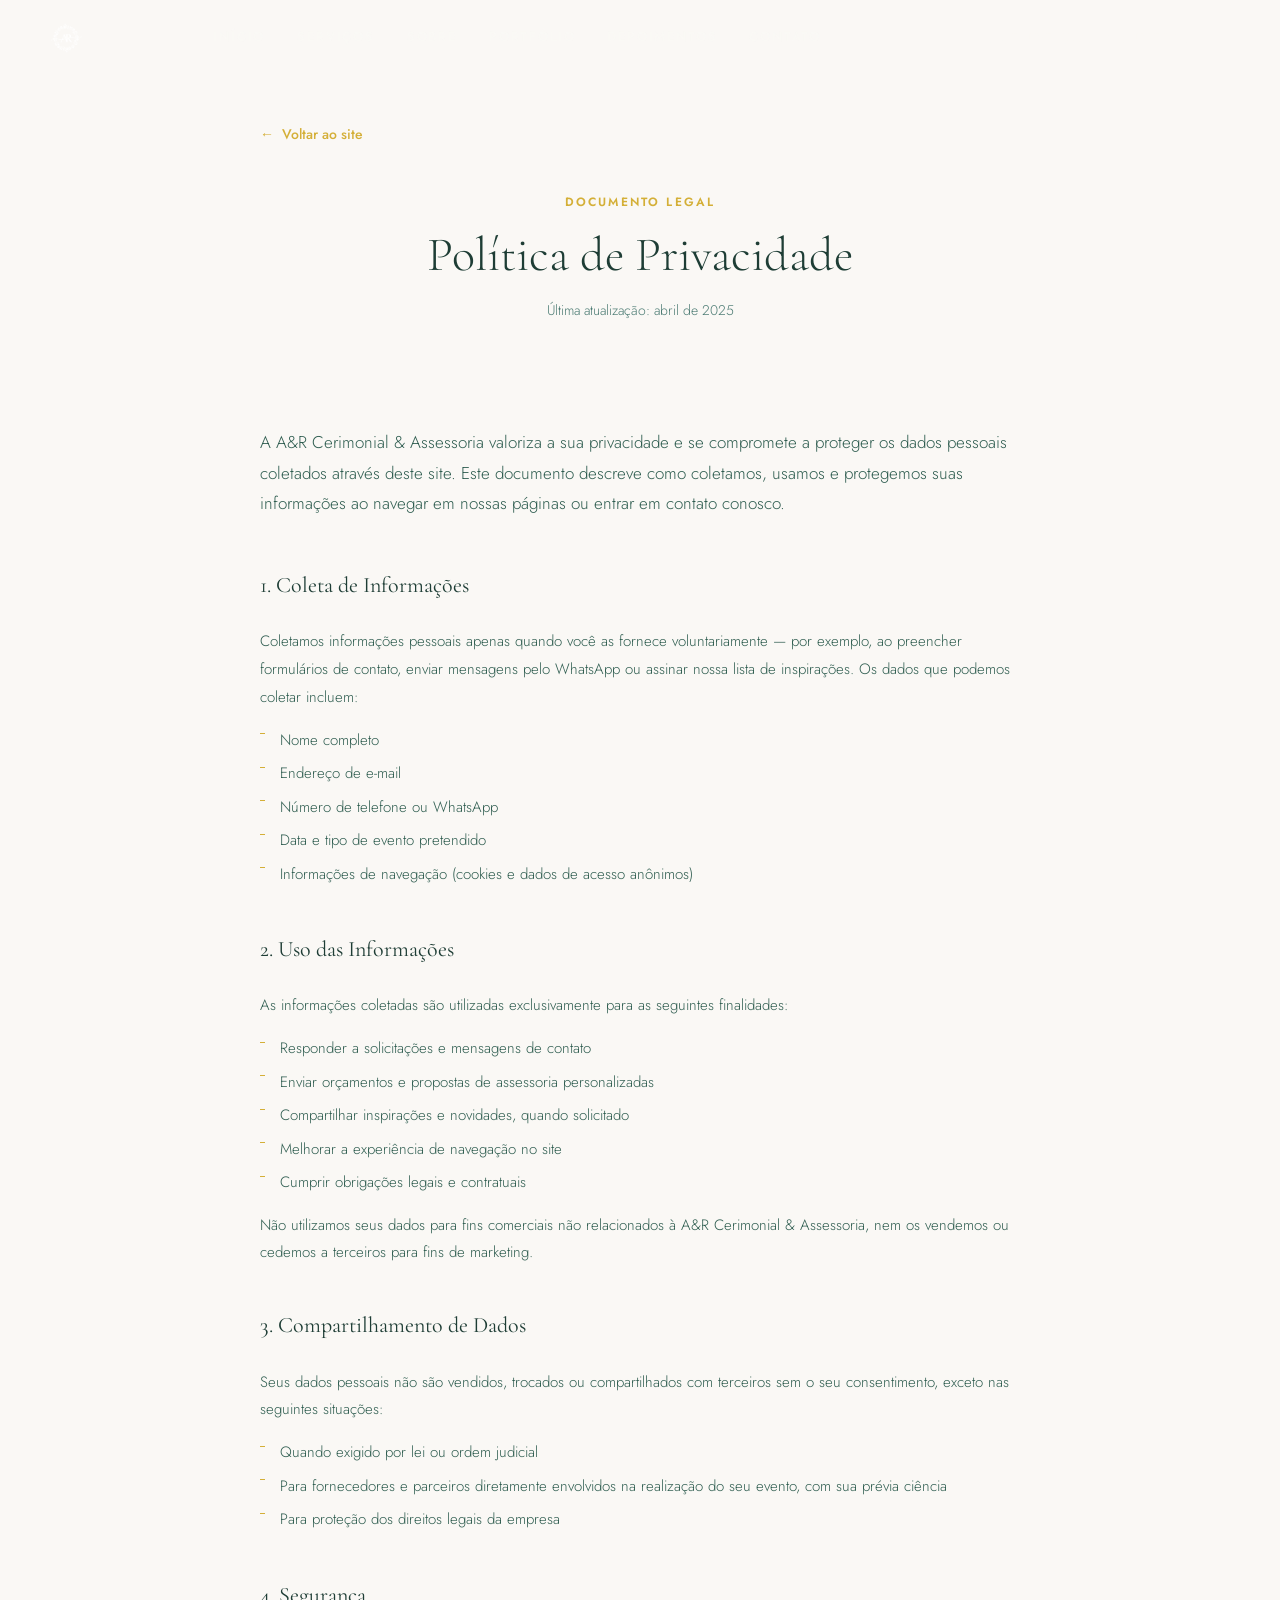
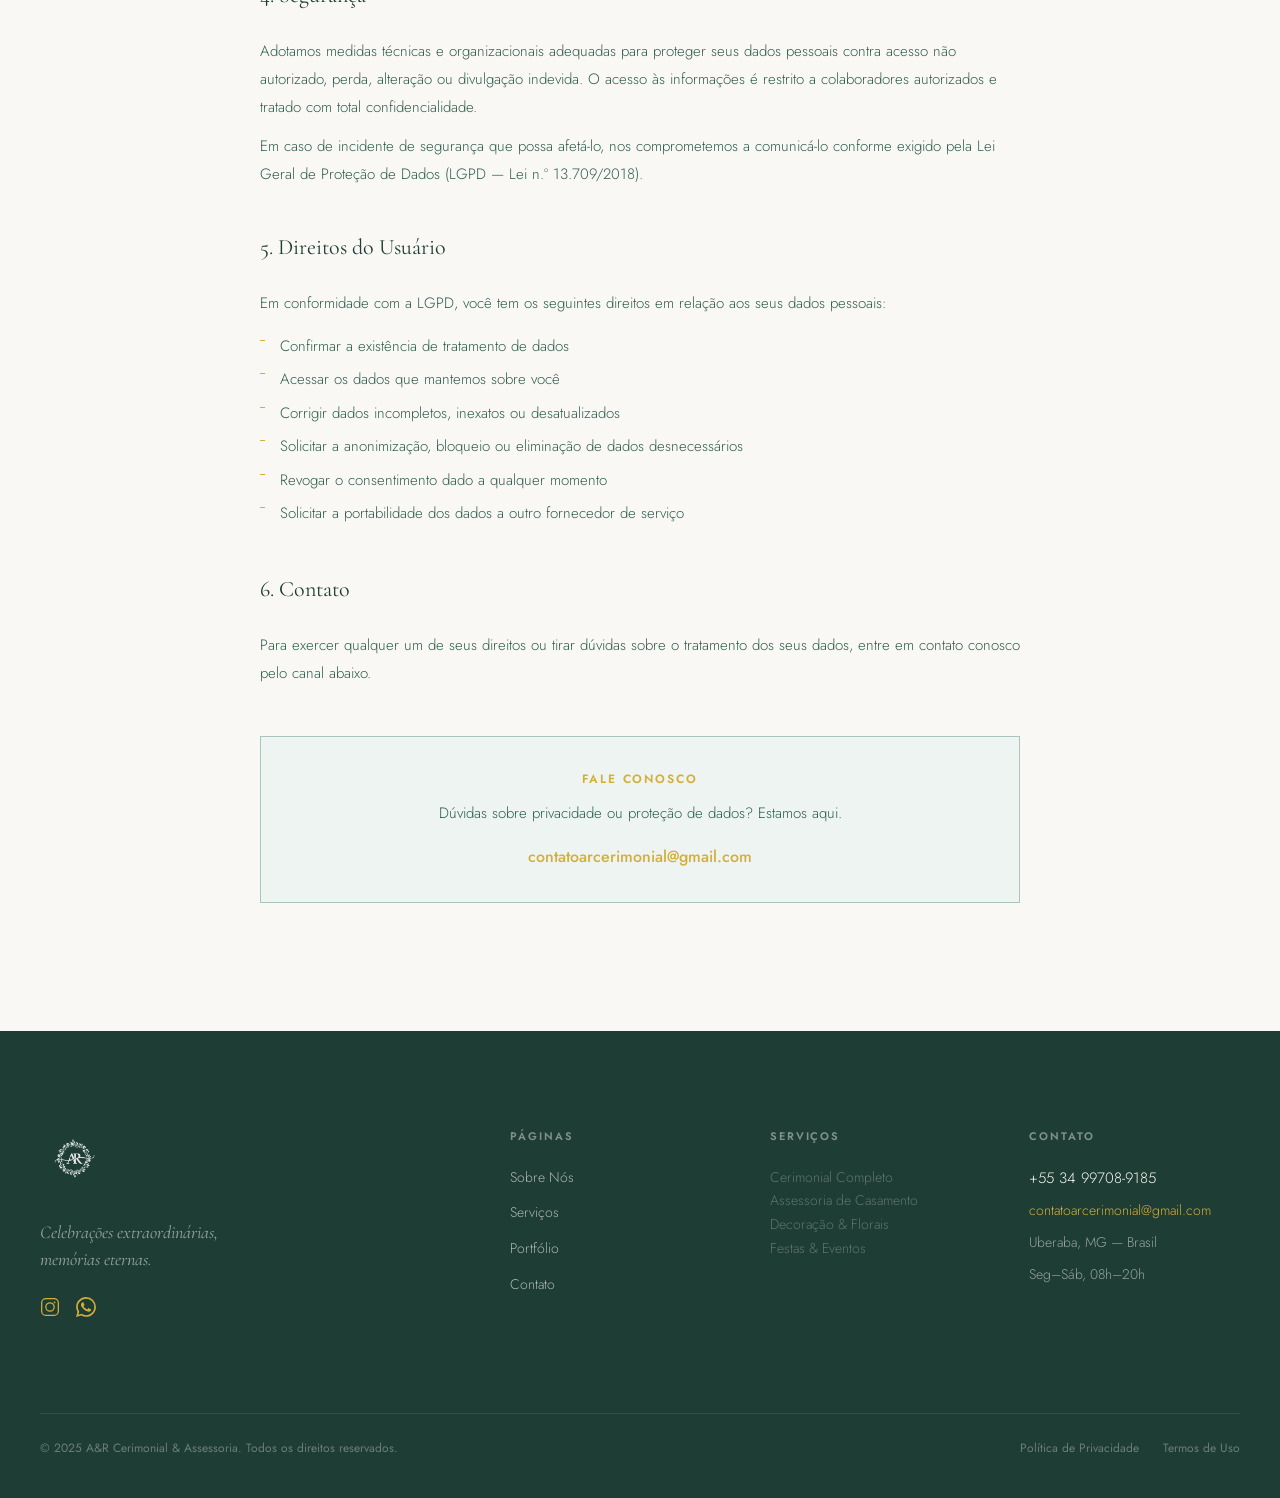
<file: site/privacidade.html>
<!doctype html>
<html lang="pt-BR">
  <head>
    <meta charset="UTF-8" />
    <meta name="viewport" content="width=device-width, initial-scale=1.0" />
    <meta
      name="description"
      content="Política de Privacidade da A&R Cerimonial & Assessoria. Saiba como tratamos seus dados pessoais."
    />
    <title>Política de Privacidade — A&amp;R Cerimonial &amp; Assessoria</title>

    <link rel="preconnect" href="https://fonts.googleapis.com" />
    <link rel="preconnect" href="https://fonts.gstatic.com" crossorigin />
    <link
      href="https://fonts.googleapis.com/css2?family=Cormorant+Garamond:ital,wght@0,300;0,400;0,500;1,300;1,400&family=Jost:wght@300;400;500;600&family=Great+Vibes&display=swap"
      rel="stylesheet"
    />

    <link rel="stylesheet" href="style.css" />
    <style>
      /* ── Estilos das páginas legais ── */
      .legal-page {
        background: var(--color-surface-base);
        padding-top: 120px;
        padding-bottom: var(--sp-32);
        min-height: 70vh;
      }
      .legal-back {
        display: inline-flex;
        align-items: center;
        gap: var(--sp-2);
        font-family: var(--font-sans);
        font-size: .875rem;
        font-weight: 500;
        color: var(--color-brand-secondary);
        text-decoration: none;
        margin-bottom: var(--sp-10);
        transition: gap 200ms;
      }
      .legal-back::before { content: '←'; }
      .legal-back:hover { gap: var(--sp-3); }
      .legal-page__header {
        text-align: center;
        margin-bottom: var(--sp-16);
        padding-bottom: var(--sp-10);
        border-bottom: 1px solid var(--color-border);
      }
      .legal-page__kicker {
        display: inline-block;
        font-family: var(--font-sans);
        font-size: .75rem;
        font-weight: 600;
        letter-spacing: .18em;
        text-transform: uppercase;
        color: var(--color-brand-secondary);
        margin-bottom: var(--sp-4);
      }
      .legal-page__title {
        font-family: var(--font-serif);
        font-size: clamp(2rem, 4vw, 3rem);
        font-weight: 300;
        line-height: 1.15;
        color: var(--color-text-primary);
        margin-bottom: var(--sp-4);
      }
      .legal-page__date {
        font-family: var(--font-sans);
        font-size: .875rem;
        color: var(--color-text-muted);
        font-weight: 300;
      }
      .legal-page__body { max-width: 760px; margin: 0 auto; }
      .legal-page__intro {
        font-family: var(--font-sans);
        font-size: 1.0625rem;
        font-weight: 300;
        line-height: 1.8;
        color: var(--color-text-secondary);
        margin-bottom: var(--sp-12);
      }
      .legal-section { margin-bottom: var(--sp-10); }
      .legal-section__title {
        font-family: var(--font-serif);
        font-size: 1.375rem;
        font-weight: 400;
        color: var(--color-text-primary);
        margin-bottom: var(--sp-4);
        padding-bottom: var(--sp-2);
        border-bottom: 1px solid var(--color-border);
      }
      .legal-section__text {
        font-family: var(--font-sans);
        font-size: .9375rem;
        font-weight: 300;
        line-height: 1.85;
        color: var(--color-text-secondary);
        margin-bottom: var(--sp-3);
      }
      .legal-section__list {
        list-style: none;
        padding: 0;
        margin: var(--sp-3) 0;
      }
      .legal-section__list li {
        font-family: var(--font-sans);
        font-size: .9375rem;
        font-weight: 300;
        line-height: 1.7;
        color: var(--color-text-secondary);
        padding: var(--sp-1) 0 var(--sp-1) var(--sp-5);
        position: relative;
      }
      .legal-section__list li::before {
        content: '';
        position: absolute;
        left: 0;
        top: .65em;
        width: 5px;
        height: 1px;
        background: var(--color-brand-secondary);
      }
      .legal-contact-box {
        background: var(--color-surface-muted);
        border: var(--border-accent);
        padding: var(--sp-8) var(--sp-10);
        margin-top: var(--sp-12);
        text-align: center;
      }
      .legal-contact-box__label {
        display: block;
        font-family: var(--font-sans);
        font-size: .75rem;
        font-weight: 600;
        letter-spacing: .16em;
        text-transform: uppercase;
        color: var(--color-brand-secondary);
        margin-bottom: var(--sp-3);
      }
      .legal-contact-box__text {
        font-family: var(--font-sans);
        font-size: .9375rem;
        font-weight: 300;
        color: var(--color-text-secondary);
        line-height: 1.7;
        margin-bottom: var(--sp-4);
      }
      .legal-contact-box__email {
        font-family: var(--font-sans);
        font-size: 1rem;
        font-weight: 500;
        color: var(--color-brand-secondary);
        text-decoration: none;
        transition: opacity 200ms;
      }
      .legal-contact-box__email:hover { opacity: .75; }
    </style>
  </head>
  <body>
    <a href="#main-content" class="skip-link">Ir para o conteúdo principal</a>

    <!-- Navegação -->
    <header class="nav" id="site-nav" role="banner" data-scrolled="true">
      <div class="nav__container">
        <a href="index.html" aria-label="A&amp;R Cerimonial — voltar ao início">
          <img
            src="img/logo.png"
            alt="A&amp;R Cerimonial"
            class="nav__logo-img"
            height="52"
            loading="eager"
          />
        </a>

        <nav class="nav__links" aria-label="Navegação principal">
          <a href="index.html#inicio" class="nav__link">Início</a>
          <a href="index.html#servicos" class="nav__link">Serviços</a>
          <a href="index.html#sobre" class="nav__link">Sobre</a>
          <a href="index.html#portfolio" class="nav__link">Portfólio</a>
          <a href="index.html#depoimentos" class="nav__link">Depoimentos</a>
          <a href="index.html#contato" class="nav__link">Contato</a>
        </nav>

        <a
          href="https://wa.me/5534997089185?text=Ol%C3%A1!%20Vim%20pelo%20site%20e%20gostaria%20de%20agendar%20uma%20conversa."
          class="btn btn--ghost-dark nav__cta"
          target="_blank"
          rel="noopener noreferrer"
          >Agende uma Conversa</a
        >

        <button
          class="nav__hamburger"
          aria-label="Abrir menu de navegação"
          aria-expanded="false"
          aria-controls="mobile-menu"
        >
          <span class="nav__hamburger-line"></span>
          <span class="nav__hamburger-line"></span>
          <span class="nav__hamburger-line"></span>
        </button>
      </div>
    </header>

    <!-- Menu Mobile -->
    <div
      class="mobile-menu"
      id="mobile-menu"
      aria-hidden="true"
      role="dialog"
      aria-modal="true"
      aria-label="Menu de navegação"
    >
      <button class="mobile-menu__close" aria-label="Fechar menu">&#x2715;</button>
      <nav class="mobile-menu__nav" aria-label="Menu mobile">
        <a href="index.html#inicio" class="mobile-menu__link">Início</a>
        <a href="index.html#servicos" class="mobile-menu__link">Serviços</a>
        <a href="index.html#sobre" class="mobile-menu__link">Sobre</a>
        <a href="index.html#portfolio" class="mobile-menu__link">Portfólio</a>
        <a href="index.html#depoimentos" class="mobile-menu__link">Depoimentos</a>
        <a href="index.html#contato" class="mobile-menu__link">Contato</a>
      </nav>
      <a
        href="https://wa.me/5534997089185?text=Ol%C3%A1!%20Vim%20pelo%20site%20e%20gostaria%20de%20agendar%20uma%20conversa."
        class="btn btn--gold mobile-menu__cta"
        target="_blank"
        rel="noopener noreferrer"
        >Agende uma Conversa</a
      >
    </div>

    <main id="main-content">
      <section class="legal-page">
        <div class="container">
          <div class="legal-page__body">

            <a href="index.html" class="legal-back">Voltar ao site</a>

            <header class="legal-page__header">
              <span class="legal-page__kicker">Documento Legal</span>
              <h1 class="legal-page__title">Política de Privacidade</h1>
              <p class="legal-page__date">Última atualização: abril de 2025</p>
            </header>

            <p class="legal-page__intro">
              A A&amp;R Cerimonial &amp; Assessoria valoriza a sua privacidade e se
              compromete a proteger os dados pessoais coletados através deste site.
              Este documento descreve como coletamos, usamos e protegemos suas
              informações ao navegar em nossas páginas ou entrar em contato conosco.
            </p>

            <div class="legal-section">
              <h2 class="legal-section__title">1. Coleta de Informações</h2>
              <p class="legal-section__text">
                Coletamos informações pessoais apenas quando você as fornece
                voluntariamente — por exemplo, ao preencher formulários de contato,
                enviar mensagens pelo WhatsApp ou assinar nossa lista de inspirações.
                Os dados que podemos coletar incluem:
              </p>
              <ul class="legal-section__list">
                <li>Nome completo</li>
                <li>Endereço de e-mail</li>
                <li>Número de telefone ou WhatsApp</li>
                <li>Data e tipo de evento pretendido</li>
                <li>Informações de navegação (cookies e dados de acesso anônimos)</li>
              </ul>
            </div>

            <div class="legal-section">
              <h2 class="legal-section__title">2. Uso das Informações</h2>
              <p class="legal-section__text">
                As informações coletadas são utilizadas exclusivamente para as
                seguintes finalidades:
              </p>
              <ul class="legal-section__list">
                <li>Responder a solicitações e mensagens de contato</li>
                <li>Enviar orçamentos e propostas de assessoria personalizadas</li>
                <li>Compartilhar inspirações e novidades, quando solicitado</li>
                <li>Melhorar a experiência de navegação no site</li>
                <li>Cumprir obrigações legais e contratuais</li>
              </ul>
              <p class="legal-section__text">
                Não utilizamos seus dados para fins comerciais não relacionados à
                A&amp;R Cerimonial &amp; Assessoria, nem os vendemos ou cedemos a
                terceiros para fins de marketing.
              </p>
            </div>

            <div class="legal-section">
              <h2 class="legal-section__title">3. Compartilhamento de Dados</h2>
              <p class="legal-section__text">
                Seus dados pessoais não são vendidos, trocados ou compartilhados com
                terceiros sem o seu consentimento, exceto nas seguintes situações:
              </p>
              <ul class="legal-section__list">
                <li>Quando exigido por lei ou ordem judicial</li>
                <li>Para fornecedores e parceiros diretamente envolvidos na realização do seu evento, com sua prévia ciência</li>
                <li>Para proteção dos direitos legais da empresa</li>
              </ul>
            </div>

            <div class="legal-section">
              <h2 class="legal-section__title">4. Segurança</h2>
              <p class="legal-section__text">
                Adotamos medidas técnicas e organizacionais adequadas para proteger
                seus dados pessoais contra acesso não autorizado, perda, alteração ou
                divulgação indevida. O acesso às informações é restrito a
                colaboradores autorizados e tratado com total confidencialidade.
              </p>
              <p class="legal-section__text">
                Em caso de incidente de segurança que possa afetá-lo, nos
                comprometemos a comunicá-lo conforme exigido pela Lei Geral de
                Proteção de Dados (LGPD — Lei n.º 13.709/2018).
              </p>
            </div>

            <div class="legal-section">
              <h2 class="legal-section__title">5. Direitos do Usuário</h2>
              <p class="legal-section__text">
                Em conformidade com a LGPD, você tem os seguintes direitos em relação
                aos seus dados pessoais:
              </p>
              <ul class="legal-section__list">
                <li>Confirmar a existência de tratamento de dados</li>
                <li>Acessar os dados que mantemos sobre você</li>
                <li>Corrigir dados incompletos, inexatos ou desatualizados</li>
                <li>Solicitar a anonimização, bloqueio ou eliminação de dados desnecessários</li>
                <li>Revogar o consentimento dado a qualquer momento</li>
                <li>Solicitar a portabilidade dos dados a outro fornecedor de serviço</li>
              </ul>
            </div>

            <div class="legal-section">
              <h2 class="legal-section__title">6. Contato</h2>
              <p class="legal-section__text">
                Para exercer qualquer um de seus direitos ou tirar dúvidas sobre o
                tratamento dos seus dados, entre em contato conosco pelo canal abaixo.
              </p>
            </div>

            <div class="legal-contact-box">
              <span class="legal-contact-box__label">Fale Conosco</span>
              <p class="legal-contact-box__text">
                Dúvidas sobre privacidade ou proteção de dados? Estamos aqui.
              </p>
              <a
                href="mailto:contatoarcerimonial@gmail.com"
                class="legal-contact-box__email"
              >contatoarcerimonial@gmail.com</a>
            </div>

          </div>
        </div>
      </section>
    </main>

    <!-- Rodapé -->
    <footer class="footer" role="contentinfo">
      <div class="container">
        <div class="footer__grid">

          <div class="footer__brand">
            <span class="footer__logo" aria-label="A&amp;R Cerimonial">
              <img
                src="img/logo.png"
                alt="A&amp;R Cerimonial"
                class="footer__logo-img"
                height="68"
                loading="lazy"
              />
            </span>
            <p class="footer__tagline">
              Celebrações extraordinárias,<br />memórias eternas.
            </p>
            <div class="footer__social" aria-label="Redes sociais">
              <a
                href="https://instagram.com/arcerimoniale_"
                class="footer__social-link"
                target="_blank"
                rel="noopener noreferrer"
                aria-label="Instagram @arcerimoniale_"
              >
                <svg width="20" height="20" viewBox="0 0 24 24" fill="none" aria-hidden="true">
                  <rect x="2" y="2" width="20" height="20" rx="5" stroke="currentColor" stroke-width="1.5"/>
                  <circle cx="12" cy="12" r="5" stroke="currentColor" stroke-width="1.5"/>
                  <circle cx="17.5" cy="6.5" r="1" fill="currentColor"/>
                </svg>
              </a>
              <a
                href="https://wa.me/5534997089185?text=Olá!%20Vim%20pelo%20site%20da%20A%26R%20Assessoria%20%26%20Cerimonial%20e%20gostaria%20de%20mais%20informações."
                class="footer__social-link"
                target="_blank"
                rel="noopener noreferrer"
                aria-label="WhatsApp"
              >
                <svg width="20" height="20" viewBox="0 0 24 24" fill="none" aria-hidden="true">
                  <path d="M17.472 14.382c-.297-.149-1.758-.867-2.03-.967-.273-.099-.471-.148-.67.15-.197.297-.767.966-.94 1.164-.173.199-.347.223-.644.075-.297-.15-1.255-.463-2.39-1.475-.883-.788-1.48-1.761-1.653-2.059-.173-.297-.018-.458.13-.606.134-.133.298-.347.446-.52.149-.174.198-.298.298-.497.099-.198.05-.371-.025-.52-.075-.149-.669-1.612-.916-2.207-.242-.579-.487-.5-.669-.51-.173-.008-.371-.01-.57-.01-.198 0-.52.074-.792.372-.272.297-1.04 1.016-1.04 2.479 0 1.462 1.065 2.875 1.213 3.074.149.198 2.096 3.2 5.077 4.487.709.306 1.262.489 1.694.625.712.227 1.36.195 1.871.118.571-.085 1.758-.719 2.006-1.413.248-.694.248-1.289.173-1.413-.074-.124-.272-.198-.57-.347m-5.421 7.403h-.004a9.87 9.87 0 01-5.031-1.378l-.361-.214-3.741.982.998-3.648-.235-.374a9.86 9.86 0 01-1.51-5.26c.001-5.45 4.436-9.884 9.888-9.884 2.64 0 5.122 1.03 6.988 2.898a9.825 9.825 0 012.893 6.994c-.003 5.45-4.437 9.884-9.885 9.884m8.413-18.297A11.815 11.815 0 0012.05 0C5.495 0 .16 5.335.157 11.892c0 2.096.547 4.142 1.588 5.945L.057 24l6.305-1.654a11.882 11.882 0 005.683 1.448h.005c6.554 0 11.89-5.335 11.893-11.893a11.821 11.821 0 00-3.48-8.413Z" fill="currentColor"/>
                </svg>
              </a>
            </div>
          </div>

          <div class="footer__col">
            <span class="footer__col-label">Páginas</span>
            <nav aria-label="Links do rodapé — páginas">
              <a href="index.html#sobre" class="footer__link">Sobre Nós</a>
              <a href="index.html#servicos" class="footer__link">Serviços</a>
              <a href="index.html#portfolio" class="footer__link">Portfólio</a>
              <a
                href="https://wa.me/5534997089185?text=Ol%C3%A1!%20Vim%20pelo%20site%20e%20gostaria%20de%20mais%20informa%C3%A7%C3%B5es."
                class="footer__link"
                target="_blank"
                rel="noopener noreferrer"
              >Contato</a>
            </nav>
          </div>

          <div class="footer__col">
            <span class="footer__col-label">Serviços</span>
            <div aria-label="Serviços oferecidos">
              <span class="footer__link footer__link--static">Cerimonial Completo</span>
              <span class="footer__link footer__link--static">Assessoria de Casamento</span>
              <span class="footer__link footer__link--static">Decoração &amp; Florais</span>
              <span class="footer__link footer__link--static">Festas &amp; Eventos</span>
            </div>
          </div>

          <div class="footer__col">
            <span class="footer__col-label">Contato</span>
            <a
              href="https://wa.me/5534997089185?text=Olá!%20Vim%20pelo%20site%20da%20A%26R%20Assessoria%20%26%20Cerimonial%20e%20gostaria%20de%20mais%20informações."
              class="footer__contact-item footer__contact-item--phone"
              target="_blank"
              rel="noopener noreferrer"
            >+55 34 99708-9185</a>
            <a
              href="mailto:contatoarcerimonial@gmail.com"
              class="footer__contact-item footer__contact-item--email"
            >contatoarcerimonial@gmail.com</a>
            <span class="footer__contact-item">Uberaba, MG — Brasil</span>
            <span class="footer__contact-item">Seg–Sáb, 08h–20h</span>
          </div>

        </div>

        <div class="footer__bottom">
          <span class="footer__copy">
            &copy; 2025 A&amp;R Cerimonial &amp; Assessoria. Todos os direitos reservados.
          </span>
          <div class="footer__legal">
            <a href="privacidade.html" class="footer__legal-link" aria-current="page">Política de Privacidade</a>
            <a href="termos.html" class="footer__legal-link">Termos de Uso</a>
          </div>
        </div>
      </div>
    </footer>

    <script src="script.js"></script>
  </body>
</html>
</file>
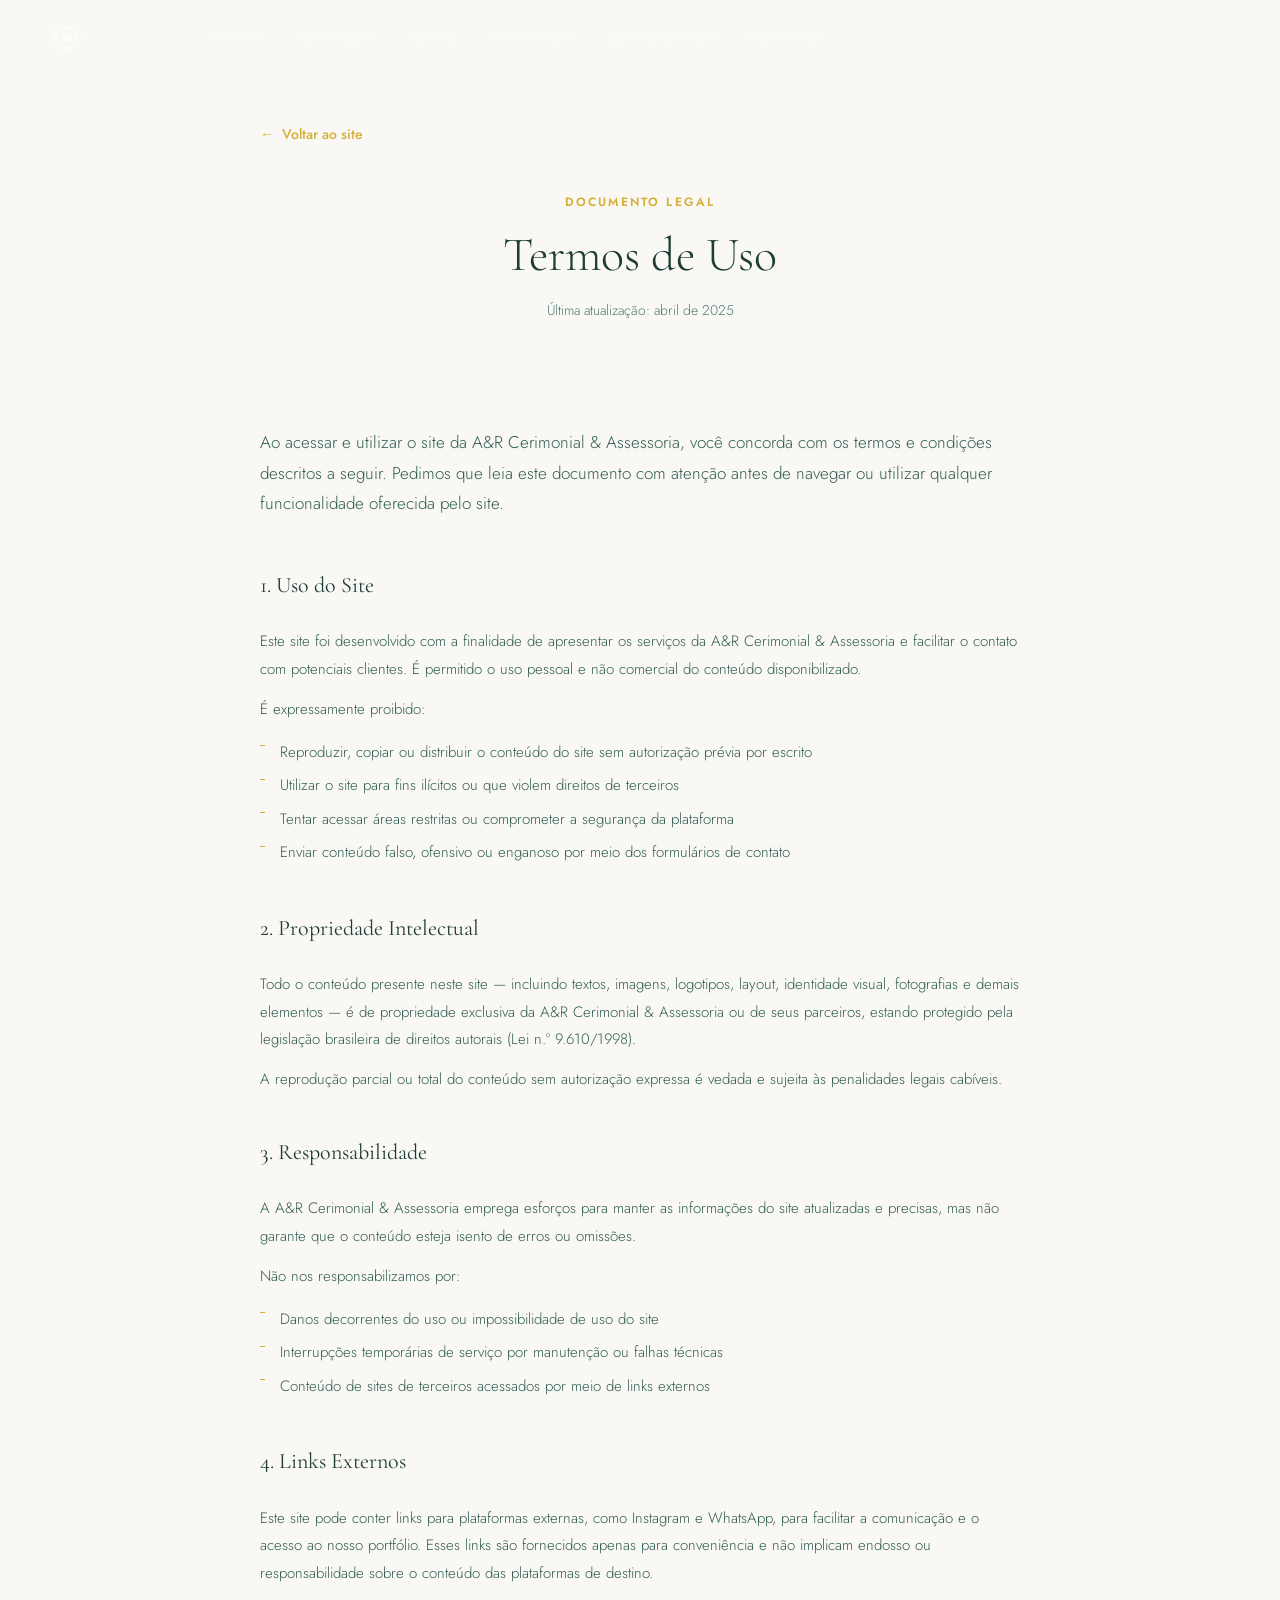
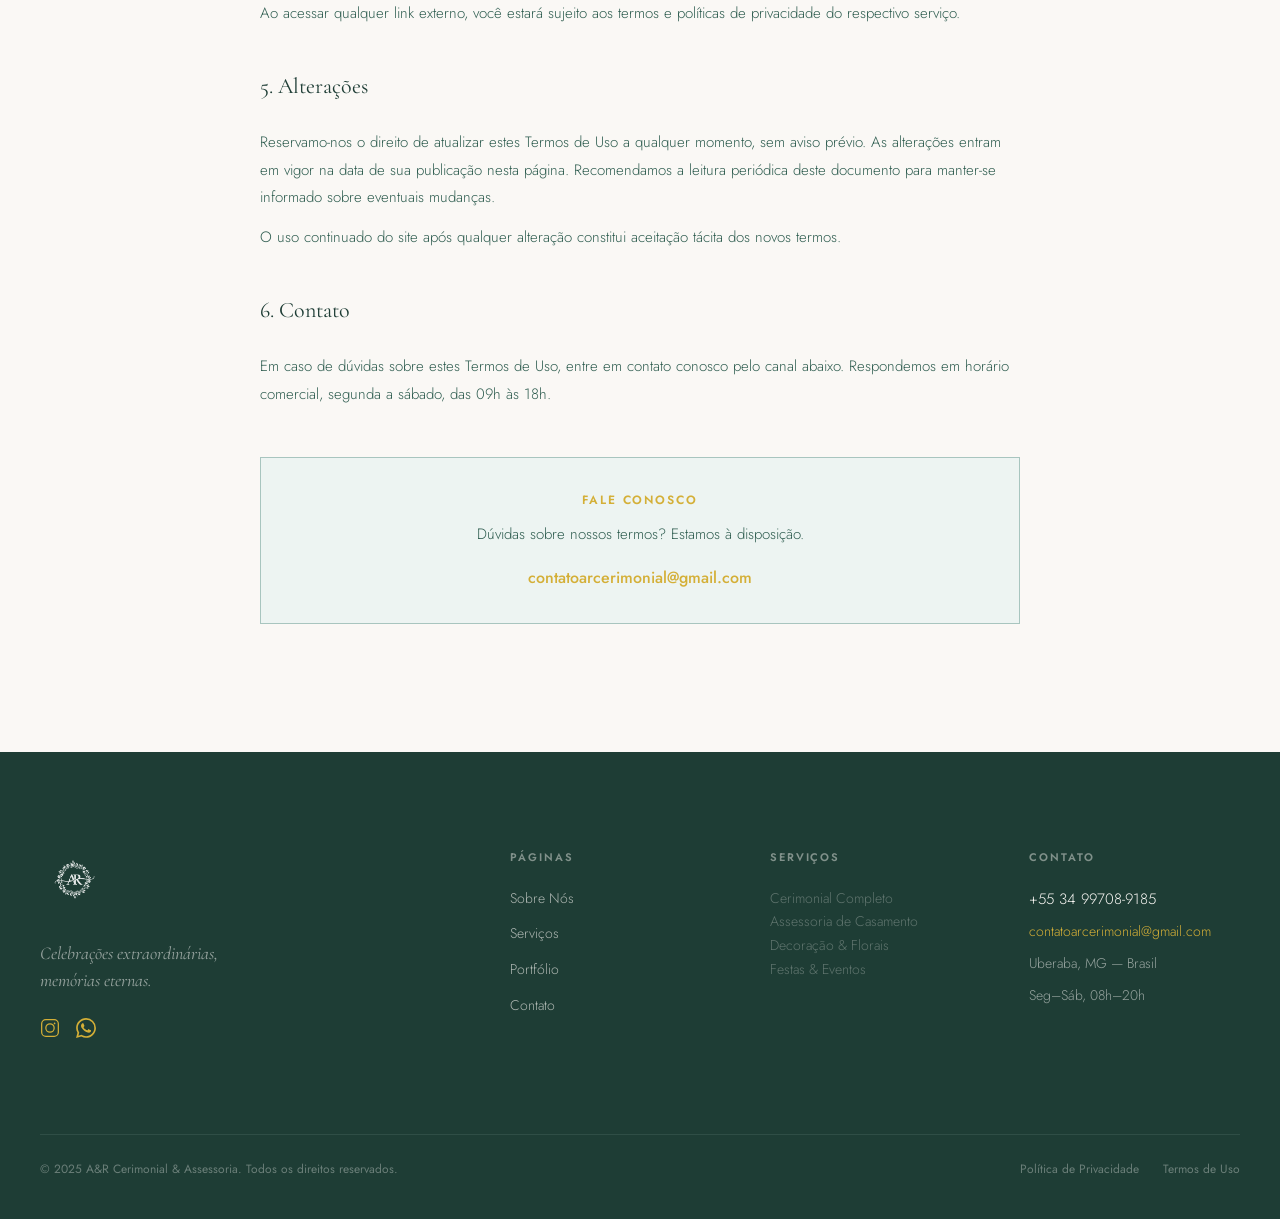
<file: site/termos.html>
<!doctype html>
<html lang="pt-BR">
  <head>
    <meta charset="UTF-8" />
    <meta name="viewport" content="width=device-width, initial-scale=1.0" />
    <meta
      name="description"
      content="Termos de Uso da A&R Cerimonial & Assessoria. Condições para utilização do nosso site."
    />
    <title>Termos de Uso — A&amp;R Cerimonial &amp; Assessoria</title>

    <link rel="preconnect" href="https://fonts.googleapis.com" />
    <link rel="preconnect" href="https://fonts.gstatic.com" crossorigin />
    <link
      href="https://fonts.googleapis.com/css2?family=Cormorant+Garamond:ital,wght@0,300;0,400;0,500;1,300;1,400&family=Jost:wght@300;400;500;600&family=Great+Vibes&display=swap"
      rel="stylesheet"
    />

    <link rel="stylesheet" href="style.css" />
    <style>
      /* ── Estilos das páginas legais ── */
      .legal-page {
        background: var(--color-surface-base);
        padding-top: 120px;
        padding-bottom: var(--sp-32);
        min-height: 70vh;
      }
      .legal-back {
        display: inline-flex;
        align-items: center;
        gap: var(--sp-2);
        font-family: var(--font-sans);
        font-size: .875rem;
        font-weight: 500;
        color: var(--color-brand-secondary);
        text-decoration: none;
        margin-bottom: var(--sp-10);
        transition: gap 200ms;
      }
      .legal-back::before { content: '←'; }
      .legal-back:hover { gap: var(--sp-3); }
      .legal-page__header {
        text-align: center;
        margin-bottom: var(--sp-16);
        padding-bottom: var(--sp-10);
        border-bottom: 1px solid var(--color-border);
      }
      .legal-page__kicker {
        display: inline-block;
        font-family: var(--font-sans);
        font-size: .75rem;
        font-weight: 600;
        letter-spacing: .18em;
        text-transform: uppercase;
        color: var(--color-brand-secondary);
        margin-bottom: var(--sp-4);
      }
      .legal-page__title {
        font-family: var(--font-serif);
        font-size: clamp(2rem, 4vw, 3rem);
        font-weight: 300;
        line-height: 1.15;
        color: var(--color-text-primary);
        margin-bottom: var(--sp-4);
      }
      .legal-page__date {
        font-family: var(--font-sans);
        font-size: .875rem;
        color: var(--color-text-muted);
        font-weight: 300;
      }
      .legal-page__body { max-width: 760px; margin: 0 auto; }
      .legal-page__intro {
        font-family: var(--font-sans);
        font-size: 1.0625rem;
        font-weight: 300;
        line-height: 1.8;
        color: var(--color-text-secondary);
        margin-bottom: var(--sp-12);
      }
      .legal-section { margin-bottom: var(--sp-10); }
      .legal-section__title {
        font-family: var(--font-serif);
        font-size: 1.375rem;
        font-weight: 400;
        color: var(--color-text-primary);
        margin-bottom: var(--sp-4);
        padding-bottom: var(--sp-2);
        border-bottom: 1px solid var(--color-border);
      }
      .legal-section__text {
        font-family: var(--font-sans);
        font-size: .9375rem;
        font-weight: 300;
        line-height: 1.85;
        color: var(--color-text-secondary);
        margin-bottom: var(--sp-3);
      }
      .legal-section__list {
        list-style: none;
        padding: 0;
        margin: var(--sp-3) 0;
      }
      .legal-section__list li {
        font-family: var(--font-sans);
        font-size: .9375rem;
        font-weight: 300;
        line-height: 1.7;
        color: var(--color-text-secondary);
        padding: var(--sp-1) 0 var(--sp-1) var(--sp-5);
        position: relative;
      }
      .legal-section__list li::before {
        content: '';
        position: absolute;
        left: 0;
        top: .65em;
        width: 5px;
        height: 1px;
        background: var(--color-brand-secondary);
      }
      .legal-contact-box {
        background: var(--color-surface-muted);
        border: var(--border-accent);
        padding: var(--sp-8) var(--sp-10);
        margin-top: var(--sp-12);
        text-align: center;
      }
      .legal-contact-box__label {
        display: block;
        font-family: var(--font-sans);
        font-size: .75rem;
        font-weight: 600;
        letter-spacing: .16em;
        text-transform: uppercase;
        color: var(--color-brand-secondary);
        margin-bottom: var(--sp-3);
      }
      .legal-contact-box__text {
        font-family: var(--font-sans);
        font-size: .9375rem;
        font-weight: 300;
        color: var(--color-text-secondary);
        line-height: 1.7;
        margin-bottom: var(--sp-4);
      }
      .legal-contact-box__email {
        font-family: var(--font-sans);
        font-size: 1rem;
        font-weight: 500;
        color: var(--color-brand-secondary);
        text-decoration: none;
        transition: opacity 200ms;
      }
      .legal-contact-box__email:hover { opacity: .75; }
    </style>
  </head>
  <body>
    <a href="#main-content" class="skip-link">Ir para o conteúdo principal</a>

    <!-- Navegação -->
    <header class="nav" id="site-nav" role="banner" data-scrolled="true">
      <div class="nav__container">
        <a href="index.html" aria-label="A&amp;R Cerimonial — voltar ao início">
          <img
            src="img/logo.png"
            alt="A&amp;R Cerimonial"
            class="nav__logo-img"
            height="52"
            loading="eager"
          />
        </a>

        <nav class="nav__links" aria-label="Navegação principal">
          <a href="index.html#inicio" class="nav__link">Início</a>
          <a href="index.html#servicos" class="nav__link">Serviços</a>
          <a href="index.html#sobre" class="nav__link">Sobre</a>
          <a href="index.html#portfolio" class="nav__link">Portfólio</a>
          <a href="index.html#depoimentos" class="nav__link">Depoimentos</a>
          <a href="index.html#contato" class="nav__link">Contato</a>
        </nav>

        <a
          href="https://wa.me/5534997089185?text=Ol%C3%A1!%20Vim%20pelo%20site%20e%20gostaria%20de%20agendar%20uma%20conversa."
          class="btn btn--ghost-dark nav__cta"
          target="_blank"
          rel="noopener noreferrer"
          >Agende uma Conversa</a
        >

        <button
          class="nav__hamburger"
          aria-label="Abrir menu de navegação"
          aria-expanded="false"
          aria-controls="mobile-menu"
        >
          <span class="nav__hamburger-line"></span>
          <span class="nav__hamburger-line"></span>
          <span class="nav__hamburger-line"></span>
        </button>
      </div>
    </header>

    <!-- Menu Mobile -->
    <div
      class="mobile-menu"
      id="mobile-menu"
      aria-hidden="true"
      role="dialog"
      aria-modal="true"
      aria-label="Menu de navegação"
    >
      <button class="mobile-menu__close" aria-label="Fechar menu">&#x2715;</button>
      <nav class="mobile-menu__nav" aria-label="Menu mobile">
        <a href="index.html#inicio" class="mobile-menu__link">Início</a>
        <a href="index.html#servicos" class="mobile-menu__link">Serviços</a>
        <a href="index.html#sobre" class="mobile-menu__link">Sobre</a>
        <a href="index.html#portfolio" class="mobile-menu__link">Portfólio</a>
        <a href="index.html#depoimentos" class="mobile-menu__link">Depoimentos</a>
        <a href="index.html#contato" class="mobile-menu__link">Contato</a>
      </nav>
      <a
        href="https://wa.me/5534997089185?text=Ol%C3%A1!%20Vim%20pelo%20site%20e%20gostaria%20de%20agendar%20uma%20conversa."
        class="btn btn--gold mobile-menu__cta"
        target="_blank"
        rel="noopener noreferrer"
        >Agende uma Conversa</a
      >
    </div>

    <main id="main-content">
      <section class="legal-page">
        <div class="container">
          <div class="legal-page__body">

            <a href="index.html" class="legal-back">Voltar ao site</a>

            <header class="legal-page__header">
              <span class="legal-page__kicker">Documento Legal</span>
              <h1 class="legal-page__title">Termos de Uso</h1>
              <p class="legal-page__date">Última atualização: abril de 2025</p>
            </header>

            <p class="legal-page__intro">
              Ao acessar e utilizar o site da A&amp;R Cerimonial &amp; Assessoria,
              você concorda com os termos e condições descritos a seguir. Pedimos que
              leia este documento com atenção antes de navegar ou utilizar qualquer
              funcionalidade oferecida pelo site.
            </p>

            <div class="legal-section">
              <h2 class="legal-section__title">1. Uso do Site</h2>
              <p class="legal-section__text">
                Este site foi desenvolvido com a finalidade de apresentar os serviços
                da A&amp;R Cerimonial &amp; Assessoria e facilitar o contato com
                potenciais clientes. É permitido o uso pessoal e não comercial do
                conteúdo disponibilizado.
              </p>
              <p class="legal-section__text">
                É expressamente proibido:
              </p>
              <ul class="legal-section__list">
                <li>Reproduzir, copiar ou distribuir o conteúdo do site sem autorização prévia por escrito</li>
                <li>Utilizar o site para fins ilícitos ou que violem direitos de terceiros</li>
                <li>Tentar acessar áreas restritas ou comprometer a segurança da plataforma</li>
                <li>Enviar conteúdo falso, ofensivo ou enganoso por meio dos formulários de contato</li>
              </ul>
            </div>

            <div class="legal-section">
              <h2 class="legal-section__title">2. Propriedade Intelectual</h2>
              <p class="legal-section__text">
                Todo o conteúdo presente neste site — incluindo textos, imagens,
                logotipos, layout, identidade visual, fotografias e demais elementos —
                é de propriedade exclusiva da A&amp;R Cerimonial &amp; Assessoria ou
                de seus parceiros, estando protegido pela legislação brasileira de
                direitos autorais (Lei n.º 9.610/1998).
              </p>
              <p class="legal-section__text">
                A reprodução parcial ou total do conteúdo sem autorização expressa é
                vedada e sujeita às penalidades legais cabíveis.
              </p>
            </div>

            <div class="legal-section">
              <h2 class="legal-section__title">3. Responsabilidade</h2>
              <p class="legal-section__text">
                A A&amp;R Cerimonial &amp; Assessoria emprega esforços para manter
                as informações do site atualizadas e precisas, mas não garante que o
                conteúdo esteja isento de erros ou omissões.
              </p>
              <p class="legal-section__text">
                Não nos responsabilizamos por:
              </p>
              <ul class="legal-section__list">
                <li>Danos decorrentes do uso ou impossibilidade de uso do site</li>
                <li>Interrupções temporárias de serviço por manutenção ou falhas técnicas</li>
                <li>Conteúdo de sites de terceiros acessados por meio de links externos</li>
              </ul>
            </div>

            <div class="legal-section">
              <h2 class="legal-section__title">4. Links Externos</h2>
              <p class="legal-section__text">
                Este site pode conter links para plataformas externas, como Instagram
                e WhatsApp, para facilitar a comunicação e o acesso ao nosso
                portfólio. Esses links são fornecidos apenas para conveniência e não
                implicam endosso ou responsabilidade sobre o conteúdo das plataformas
                de destino.
              </p>
              <p class="legal-section__text">
                Ao acessar qualquer link externo, você estará sujeito aos termos e
                políticas de privacidade do respectivo serviço.
              </p>
            </div>

            <div class="legal-section">
              <h2 class="legal-section__title">5. Alterações</h2>
              <p class="legal-section__text">
                Reservamo-nos o direito de atualizar estes Termos de Uso a qualquer
                momento, sem aviso prévio. As alterações entram em vigor na data de
                sua publicação nesta página. Recomendamos a leitura periódica deste
                documento para manter-se informado sobre eventuais mudanças.
              </p>
              <p class="legal-section__text">
                O uso continuado do site após qualquer alteração constitui aceitação
                tácita dos novos termos.
              </p>
            </div>

            <div class="legal-section">
              <h2 class="legal-section__title">6. Contato</h2>
              <p class="legal-section__text">
                Em caso de dúvidas sobre estes Termos de Uso, entre em contato
                conosco pelo canal abaixo. Respondemos em horário comercial,
                segunda a sábado, das 09h às 18h.
              </p>
            </div>

            <div class="legal-contact-box">
              <span class="legal-contact-box__label">Fale Conosco</span>
              <p class="legal-contact-box__text">
                Dúvidas sobre nossos termos? Estamos à disposição.
              </p>
              <a
                href="mailto:contatoarcerimonial@gmail.com"
                class="legal-contact-box__email"
              >contatoarcerimonial@gmail.com</a>
            </div>

          </div>
        </div>
      </section>
    </main>

    <!-- Rodapé -->
    <footer class="footer" role="contentinfo">
      <div class="container">
        <div class="footer__grid">

          <div class="footer__brand">
            <span class="footer__logo" aria-label="A&amp;R Cerimonial">
              <img
                src="img/logo.png"
                alt="A&amp;R Cerimonial"
                class="footer__logo-img"
                height="68"
                loading="lazy"
              />
            </span>
            <p class="footer__tagline">
              Celebrações extraordinárias,<br />memórias eternas.
            </p>
            <div class="footer__social" aria-label="Redes sociais">
              <a
                href="https://instagram.com/arcerimoniale_"
                class="footer__social-link"
                target="_blank"
                rel="noopener noreferrer"
                aria-label="Instagram @arcerimoniale_"
              >
                <svg width="20" height="20" viewBox="0 0 24 24" fill="none" aria-hidden="true">
                  <rect x="2" y="2" width="20" height="20" rx="5" stroke="currentColor" stroke-width="1.5"/>
                  <circle cx="12" cy="12" r="5" stroke="currentColor" stroke-width="1.5"/>
                  <circle cx="17.5" cy="6.5" r="1" fill="currentColor"/>
                </svg>
              </a>
              <a
                href="https://wa.me/5534997089185?text=Olá!%20Vim%20pelo%20site%20da%20A%26R%20Assessoria%20%26%20Cerimonial%20e%20gostaria%20de%20mais%20informações."
                class="footer__social-link"
                target="_blank"
                rel="noopener noreferrer"
                aria-label="WhatsApp"
              >
                <svg width="20" height="20" viewBox="0 0 24 24" fill="none" aria-hidden="true">
                  <path d="M17.472 14.382c-.297-.149-1.758-.867-2.03-.967-.273-.099-.471-.148-.67.15-.197.297-.767.966-.94 1.164-.173.199-.347.223-.644.075-.297-.15-1.255-.463-2.39-1.475-.883-.788-1.48-1.761-1.653-2.059-.173-.297-.018-.458.13-.606.134-.133.298-.347.446-.52.149-.174.198-.298.298-.497.099-.198.05-.371-.025-.52-.075-.149-.669-1.612-.916-2.207-.242-.579-.487-.5-.669-.51-.173-.008-.371-.01-.57-.01-.198 0-.52.074-.792.372-.272.297-1.04 1.016-1.04 2.479 0 1.462 1.065 2.875 1.213 3.074.149.198 2.096 3.2 5.077 4.487.709.306 1.262.489 1.694.625.712.227 1.36.195 1.871.118.571-.085 1.758-.719 2.006-1.413.248-.694.248-1.289.173-1.413-.074-.124-.272-.198-.57-.347m-5.421 7.403h-.004a9.87 9.87 0 01-5.031-1.378l-.361-.214-3.741.982.998-3.648-.235-.374a9.86 9.86 0 01-1.51-5.26c.001-5.45 4.436-9.884 9.888-9.884 2.64 0 5.122 1.03 6.988 2.898a9.825 9.825 0 012.893 6.994c-.003 5.45-4.437 9.884-9.885 9.884m8.413-18.297A11.815 11.815 0 0012.05 0C5.495 0 .16 5.335.157 11.892c0 2.096.547 4.142 1.588 5.945L.057 24l6.305-1.654a11.882 11.882 0 005.683 1.448h.005c6.554 0 11.89-5.335 11.893-11.893a11.821 11.821 0 00-3.48-8.413Z" fill="currentColor"/>
                </svg>
              </a>
            </div>
          </div>

          <div class="footer__col">
            <span class="footer__col-label">Páginas</span>
            <nav aria-label="Links do rodapé — páginas">
              <a href="index.html#sobre" class="footer__link">Sobre Nós</a>
              <a href="index.html#servicos" class="footer__link">Serviços</a>
              <a href="index.html#portfolio" class="footer__link">Portfólio</a>
              <a
                href="https://wa.me/5534997089185?text=Ol%C3%A1!%20Vim%20pelo%20site%20e%20gostaria%20de%20mais%20informa%C3%A7%C3%B5es."
                class="footer__link"
                target="_blank"
                rel="noopener noreferrer"
              >Contato</a>
            </nav>
          </div>

          <div class="footer__col">
            <span class="footer__col-label">Serviços</span>
            <div aria-label="Serviços oferecidos">
              <span class="footer__link footer__link--static">Cerimonial Completo</span>
              <span class="footer__link footer__link--static">Assessoria de Casamento</span>
              <span class="footer__link footer__link--static">Decoração &amp; Florais</span>
              <span class="footer__link footer__link--static">Festas &amp; Eventos</span>
            </div>
          </div>

          <div class="footer__col">
            <span class="footer__col-label">Contato</span>
            <a
              href="https://wa.me/5534997089185?text=Olá!%20Vim%20pelo%20site%20da%20A%26R%20Assessoria%20%26%20Cerimonial%20e%20gostaria%20de%20mais%20informações."
              class="footer__contact-item footer__contact-item--phone"
              target="_blank"
              rel="noopener noreferrer"
            >+55 34 99708-9185</a>
            <a
              href="mailto:contatoarcerimonial@gmail.com"
              class="footer__contact-item footer__contact-item--email"
            >contatoarcerimonial@gmail.com</a>
            <span class="footer__contact-item">Uberaba, MG — Brasil</span>
            <span class="footer__contact-item">Seg–Sáb, 08h–20h</span>
          </div>

        </div>

        <div class="footer__bottom">
          <span class="footer__copy">
            &copy; 2025 A&amp;R Cerimonial &amp; Assessoria. Todos os direitos reservados.
          </span>
          <div class="footer__legal">
            <a href="privacidade.html" class="footer__legal-link">Política de Privacidade</a>
            <a href="termos.html" class="footer__legal-link" aria-current="page">Termos de Uso</a>
          </div>
        </div>
      </div>
    </footer>

    <script src="script.js"></script>
  </body>
</html>
</file>
<file: site/style.css>
/**
 * Élise Cerimonial — style.css
 * Design Squad + JavaScript Squad v1.0 | 2025
 *
 * Arquitetura: Mobile-first. Tokens em :root. Animações isoladas
 * em @media (prefers-reduced-motion: no-preference).
 *
 * Índice:
 *  1.  Tokens (Design System)
 *  2.  Reset
 *  3.  Utilitários de Layout
 *  4.  Tipografia
 *  5.  Componentes Globais (botões, divisor, section-intro)
 *  6.  Navegação
 *  7.  Menu Mobile
 *  8.  Hero
 *  9.  Manifesto
 *  10. Serviços
 *  11. Processo (Como Trabalhamos)
 *  12. Stats (Números)
 *  13. Casamento em Destaque
 *  14. Sobre / Fundadora
 *  15. Galeria Preview
 *  16. Depoimentos
 *  17. Press (Reconhecimentos)
 *  18. Instagram Strip
 *  19. CTA Final
 *  20. Rodapé
 *  21. Animações
 *  22. Formulários
 *  23. Utilitários
 */

/* ═══════════════════════════════════════════════════════════════
   1. TOKENS — Design System (fonte única da verdade)
═══════════════════════════════════════════════════════════════ */
:root {
  /* ── Cores ─────────────────────────────────────────────── */
  --color-brand-primary:       #1E3D35; /* Verde floresta profundo */
  --color-brand-secondary:     #D4AF37; /* Dourado refinado */
  --color-brand-tertiary:      #8FB8AF; /* Verde sage claro */
  --color-surface-base:        #FAF8F5; /* Marfim (fundo padrão) */
  --color-surface-elevated:    #FFFFFF;
  --color-surface-muted:       #EDF4F2; /* Verde-branco suave */
  --color-surface-dark:        #1E3D35;
  --color-text-primary:        #1E3D35;
  --color-text-secondary:      #2F5D50;
  --color-text-muted:          #4A7A72; /* Melhorado: contraste 4.5:1 em WCAG AA */
  --color-text-inverse:        #FAF8F5;
  --color-border-default:      #A8C5BF;
  --color-border-subtle:       #D6E8E4;
  --color-interactive-default: #D4AF37;
  --color-interactive-hover:   #B8960A;
  --color-interactive-focus:   #D4AF37;

  /* ── Tipografia ─────────────────────────────────────────── */
  --font-serif:  'Cormorant Garamond', Georgia, 'Times New Roman', serif;
  --font-sans:   'Jost', 'Helvetica Neue', Arial, sans-serif;
  --font-script: 'Great Vibes', cursive;

  /* ── Espaçamento (base 8px) ─────────────────────────────── */
  --sp-1:  0.25rem;  /*  4px */
  --sp-2:  0.5rem;   /*  8px */
  --sp-3:  0.75rem;  /* 12px */
  --sp-4:  1rem;     /* 16px */
  --sp-5:  1.25rem;  /* 20px */
  --sp-6:  1.5rem;   /* 24px */
  --sp-8:  2rem;     /* 32px */
  --sp-10: 2.5rem;   /* 40px */
  --sp-12: 3rem;     /* 48px */
  --sp-16: 4rem;     /* 64px */
  --sp-20: 5rem;     /* 80px */
  --sp-24: 6rem;     /* 96px */
  --sp-28: 7rem;     /* 112px */
  --sp-32: 8rem;     /* 128px */
  --sp-40: 10rem;    /* 160px */

  /* ── Bordas ─────────────────────────────────────────────── */
  --radius-none: 0px;
  --radius-sm:   2px;
  --radius-pill: 100px;
  --border-accent:   1px solid #A8C5BF;
  --border-strong:   1px solid #D4AF37;
  --border-divider:  1px solid #D6E8E4;

  /* ── Sombras ────────────────────────────────────────────── */
  --shadow-subtle:    0 2px 8px rgba(30,61,53,.06);
  --shadow-medium:    0 8px 32px rgba(30,61,53,.10);
  --shadow-strong:    0 16px 64px rgba(30,61,53,.16);
  --shadow-gold-glow: 0 0 24px rgba(212,175,55,.22);

  /* ── Transições ─────────────────────────────────────────── */
  --t-fast:   250ms ease;
  --t-medium: 500ms cubic-bezier(.22,1,.36,1);
  --t-slow:   800ms cubic-bezier(.22,1,.36,1);

  /* ── Z-index ────────────────────────────────────────────── */
  --z-below:    -1;
  --z-base:      0;
  --z-raised:   10;
  --z-dropdown: 100;
  --z-overlay:  200;
  --z-nav:      400;
  --z-toast:    500;
}

/* ═══════════════════════════════════════════════════════════════
   2. RESET — Mínimo necessário
═══════════════════════════════════════════════════════════════ */
*, *::before, *::after { box-sizing: border-box; margin: 0; padding: 0; }

html {
  scroll-behavior: smooth;
  -webkit-text-size-adjust: 100%;
}

/* Garante que seções âncora não fiquem escondidas atrás da nav fixa */
[id] { scroll-margin-top: 88px; }

body {
  font-family: var(--font-sans);
  font-size: 1rem;
  line-height: 1.7;
  color: var(--color-text-primary);
  background: var(--color-surface-base);
  overflow-x: hidden;
  -webkit-font-smoothing: antialiased;
  -moz-osx-font-smoothing: grayscale;
}

img, video { max-width: 100%; display: block; }
a { color: inherit; text-decoration: none; }
ul, ol { list-style: none; }
button { background: none; border: none; cursor: pointer; font-family: inherit; }
input, textarea, select { font-family: inherit; }

/* Skip link para acessibilidade */
.skip-link {
  position: absolute;
  top: -100%;
  left: var(--sp-4);
  background: var(--color-brand-secondary);
  color: var(--color-text-inverse);
  padding: var(--sp-2) var(--sp-4);
  font-size: .875rem;
  font-weight: 600;
  z-index: var(--z-toast);
}
.skip-link:focus { top: var(--sp-4); }

/* ═══════════════════════════════════════════════════════════════
   3. LAYOUT — Container e grid base
═══════════════════════════════════════════════════════════════ */
.container {
  width: 100%;
  max-width: 1280px;
  margin: 0 auto;
  padding: 0 var(--sp-10);
}
.container--narrow { max-width: 860px; }

@media (max-width: 1024px) { .container { padding: 0 var(--sp-8); } }
@media (max-width: 768px)  { .container { padding: 0 var(--sp-5); } }

/* ═══════════════════════════════════════════════════════════════
   4. TIPOGRAFIA — Escala e utilitários
═══════════════════════════════════════════════════════════════ */

/* Escala display — usar em headlines de seção */
.display-xl {
  font-family: var(--font-serif); font-size: clamp(2.75rem,6vw,5rem);
  font-weight: 300; line-height: 1.1; letter-spacing: -.02em;
}
.display-lg {
  font-family: var(--font-serif); font-size: clamp(2.25rem,4.5vw,3.75rem);
  font-weight: 300; line-height: 1.15; letter-spacing: -.01em;
}
.display-md {
  font-family: var(--font-serif); font-size: clamp(1.875rem,3.5vw,3rem);
  font-weight: 400; line-height: 1.2;
}
.display-sm {
  font-family: var(--font-serif); font-size: clamp(1.625rem,2.5vw,2.25rem);
  font-weight: 400; line-height: 1.25;
}
.italic { font-style: italic; }

/* Corpo de texto */
.body-lg {
  font-family: var(--font-sans); font-size: 1.125rem;
  font-weight: 300; line-height: 1.75; color: var(--color-text-primary);
}
.body-lg + .body-lg { margin-top: var(--sp-4); }

.body-md {
  font-family: var(--font-sans); font-size: 1rem;
  font-weight: 400; line-height: 1.7; color: var(--color-text-primary);
}
.body-md + .body-md { margin-top: var(--sp-4); }

/* Cor inversa (texto sobre fundo escuro) */
.text-inverse { color: var(--color-text-inverse); }

/* Label em caligrafia dourada — "tag emocional" de seção */
.script-label {
  display: block;
  font-family: var(--font-script);
  font-size: 2.25rem;
  color: var(--color-brand-secondary);
  margin-bottom: var(--sp-4);
  line-height: 1.2;
}
.script-label--left    { text-align: left; }
.script-label--inverse { color: var(--color-brand-secondary); }

@media (max-width: 768px) { .script-label { font-size: 1.875rem; } }

/* ═══════════════════════════════════════════════════════════════
   5. COMPONENTES GLOBAIS
═══════════════════════════════════════════════════════════════ */

/* ── Divisor dourado ───────────────────────────────────────── */
.gold-divider {
  width: 60px; height: 1px;
  background: var(--color-brand-secondary);
  margin: var(--sp-6) 0;
}
.gold-divider--center { margin-left: auto; margin-right: auto; }

/* ── Section intro (cabeçalho centrado de seção) ───────────── */
.section-intro {
  text-align: center;
  margin-bottom: var(--sp-20);
}
.section-intro .display-lg { margin: 0; }
.section-intro .gold-divider { margin-top: var(--sp-8); margin-bottom: 0; }
.section-intro__subtitle {
  font-family: var(--font-sans); font-size: 1.0625rem;
  font-weight: 300; line-height: 1.75;
  color: var(--color-text-secondary);
  max-width: 580px; margin: var(--sp-6) auto 0;
}

/* ── CTA de seção (botão centralizado no final) ───────────── */
.section-cta { text-align: center; margin-top: var(--sp-20); }

/* ── Botões ────────────────────────────────────────────────── */
.btn {
  display: inline-block;
  font-family: var(--font-sans);
  font-size: .8125rem; font-weight: 600;
  letter-spacing: .18em; text-transform: uppercase;
  padding: 15px 44px;
  border-radius: var(--radius-none);
  transition:
    background-color var(--t-fast),
    color          var(--t-fast),
    border-color   var(--t-fast),
    box-shadow     var(--t-fast),
    transform      var(--t-fast);
  white-space: nowrap;
  cursor: pointer;
}
.btn:focus-visible {
  outline: 2px solid var(--color-interactive-focus);
  outline-offset: 3px;
}

/* Botão primário — ouro sólido com glow premium */
.btn--gold {
  background: var(--color-brand-secondary);
  color: var(--color-brand-primary);
  border: 1px solid var(--color-brand-secondary);
  box-shadow: 0 2px 14px rgba(212,175,55,.25);
}
.btn--gold:hover {
  background: var(--color-interactive-hover);
  border-color: var(--color-interactive-hover);
  box-shadow: 0 4px 24px rgba(212,175,55,.40);
  transform: translateY(-1px);
}
.btn--gold:active { background: #8B6F0A; box-shadow: none; transform: none; }

/* Ghost escuro — para fundos claros */
.btn--ghost-dark {
  background: transparent; color: var(--color-text-primary);
  border: 1px solid var(--color-text-primary);
}
.btn--ghost-dark:hover {
  background: var(--color-text-primary); color: var(--color-text-inverse);
  transform: translateY(-1px);
}

/* Ghost branco — para fundos escuros/foto */
.btn--ghost-white {
  background: transparent; color: var(--color-text-inverse);
  border: 1px solid rgba(250,248,245,.60);
}
.btn--ghost-white:hover {
  border-color: var(--color-text-inverse);
  background: rgba(250,248,245,.12);
  transform: translateY(-1px);
}

/* Link texto dourado com seta */
.btn--text {
  display: inline-flex; align-items: center; gap: 6px;
  background: none; border: none; padding: 0;
  font-size: .8125rem; font-weight: 500;
  letter-spacing: .08em; text-transform: uppercase;
  color: var(--color-brand-secondary);
}
.btn--text:hover { text-decoration: underline; text-decoration-color: var(--color-brand-secondary); }

@media (max-width: 768px)  { .btn { padding: 14px 36px; } }
@media (max-width: 480px)  { .btn { padding: 13px 28px; } }

/* ═══════════════════════════════════════════════════════════════
   6. NAVEGAÇÃO
═══════════════════════════════════════════════════════════════ */
.nav {
  position: fixed; top: 0; left: 0; right: 0;
  height: 80px;
  z-index: var(--z-nav);
  transition: background-color var(--t-medium), box-shadow var(--t-medium), border-color var(--t-fast);
  border-bottom: 1px solid transparent;
}

/* Estado "scrollado" — ativado pelo JS via data-scrolled="true" */
.nav[data-scrolled="true"] {
  background: rgba(250,248,245,.96);
  backdrop-filter: blur(12px);
  -webkit-backdrop-filter: blur(12px);
  border-bottom-color: var(--color-border-subtle);
  box-shadow: var(--shadow-subtle);
}

.nav__container {
  display: flex; align-items: center; justify-content: space-between;
  height: 100%; max-width: 1280px; margin: 0 auto; padding: 0 var(--sp-10);
}

/* Logo em imagem */
.nav__logo { display: flex; align-items: center; }

.nav__logo-img {
  height: 52px;
  width: auto;
  display: block;
  /*
    Sobre fundo escuro (nav transparente sobre o hero):
    converte qualquer cor da logo para branco puro,
    mantendo transparência do PNG intacta.
  */
  filter: brightness(0) invert(1);
  opacity: 0.95;
  transition: filter var(--t-medium), opacity var(--t-fast);
}

/* Sobre fundo claro (nav após scroll): logo na cor original */
.nav[data-scrolled="true"] .nav__logo-img {
  filter: none;
  opacity: 1;
}

/* Logo não é mais link — remove hover */

@media (max-width: 1024px) {
  .nav__logo-img { height: 44px; }
}

/* Links de navegação */
.nav__links { display: flex; align-items: center; gap: var(--sp-8); }

.nav__link {
  font-family: var(--font-sans); font-size: .8125rem;
  font-weight: 500; letter-spacing: .14em; text-transform: uppercase;
  color: rgba(250,248,245,.9); position: relative; padding-bottom: 4px;
  transition: color var(--t-fast);
}
.nav[data-scrolled="true"] .nav__link { color: var(--color-text-primary); }

/* Underline dourado animado no hover */
.nav__link::after {
  content: ''; position: absolute;
  bottom: 0; left: 0; width: 0; height: 1px;
  background: var(--color-brand-secondary);
  transition: width 300ms ease;
}
.nav__link:hover::after,
.nav__link[aria-current="true"]::after,
.nav__link.is-active::after { width: 100%; }

/* CTA da nav — ajusta cor conforme o estado */
.nav:not([data-scrolled="true"]) .nav__cta {
  color: var(--color-text-inverse);
  border-color: rgba(250,248,245,.55);
}
.nav:not([data-scrolled="true"]) .nav__cta:hover { background: rgba(250,248,245,.12); }
.nav[data-scrolled="true"] .nav__cta {
  color: var(--color-text-primary);
  border-color: var(--color-text-primary);
}
.nav[data-scrolled="true"] .nav__cta:hover {
  background: var(--color-text-primary); color: var(--color-text-inverse);
}

/* Botão hamburger — mobile */
.nav__hamburger {
  display: none; flex-direction: column;
  justify-content: center; gap: 5px;
  width: 32px; height: 32px; padding: 4px;
}
.nav__hamburger-line {
  display: block; width: 20px; height: 1.5px;
  background: var(--color-text-inverse);
  transition: background var(--t-fast);
}
.nav[data-scrolled="true"] .nav__hamburger-line { background: var(--color-text-primary); }

@media (max-width: 1024px) {
  .nav__container { padding: 0 var(--sp-8); }
  .nav__links, .nav__cta { display: none; }
  .nav__hamburger { display: flex; }
  .nav { height: 64px; }
}

/* ═══════════════════════════════════════════════════════════════
   7. MENU MOBILE — Overlay fullscreen
═══════════════════════════════════════════════════════════════ */
.mobile-menu {
  position: fixed; inset: 0;
  background: var(--color-surface-dark);
  z-index: calc(var(--z-nav) + 10);
  display: flex; flex-direction: column;
  align-items: center; justify-content: center;
  gap: var(--sp-4);
  opacity: 0; visibility: hidden;
  transition: opacity var(--t-medium), visibility var(--t-medium);
}
.mobile-menu.is-open { opacity: 1; visibility: visible; }

.mobile-menu__close {
  position: absolute; top: var(--sp-6); right: var(--sp-6);
  color: var(--color-text-inverse); font-size: 1.25rem;
  width: 44px; height: 44px;
  display: flex; align-items: center; justify-content: center;
}

.mobile-menu__nav {
  display: flex; flex-direction: column; align-items: center;
  gap: var(--sp-6); margin-bottom: var(--sp-10);
}

.mobile-menu__link {
  font-family: var(--font-serif);
  font-size: clamp(1.0625rem, 3.5vw, 1.25rem);
  font-weight: 300; color: var(--color-text-inverse);
  transition: color var(--t-fast);
}
.mobile-menu__link:hover { color: var(--color-brand-secondary); }

/* Sub-itens de Serviços — mesma fonte e tamanho dos itens principais */
.mobile-menu__nav .mobile-menu__link--sub {
  font-family: var(--font-serif);
  font-size: clamp(1.0625rem, 3.5vw, 1.25rem);
  font-weight: 300;
  opacity: .82;
}

/* ── Planos e Investimento — compartilhado entre páginas de serviço ── */
.svc-plans {
  background: var(--color-surface-muted);
  padding: var(--sp-24) 0;
}
.svc-plans__grid {
  display: grid;
  grid-template-columns: 1fr;
  gap: var(--sp-6);
  margin-top: var(--sp-14);
}
@media (min-width: 768px) {
  .svc-plans__grid { grid-template-columns: repeat(3, 1fr); }
}
.svc-plans__grid--four {
  grid-template-columns: 1fr;
}
@media (min-width: 600px) {
  .svc-plans__grid--four { grid-template-columns: repeat(2, 1fr); }
}
.svc-plan {
  background: var(--color-surface-base);
  border: var(--border-accent);
  padding: var(--sp-10) var(--sp-8);
  text-align: center;
  transition: box-shadow 250ms;
  display: flex;
  flex-direction: column;
  align-items: center;
}
.svc-plan:hover { box-shadow: 0 8px 32px rgba(30,61,53,.08); }
.svc-plan--featured {
  background: var(--color-brand-primary);
  border-color: var(--color-brand-primary);
}
.svc-plan__name {
  font-family: var(--font-sans);
  font-size: .75rem;
  font-weight: 600;
  letter-spacing: .14em;
  text-transform: uppercase;
  color: var(--color-text-secondary);
  margin-bottom: var(--sp-5);
}
.svc-plan--featured .svc-plan__name { color: var(--color-brand-secondary); }
.svc-plan__price {
  font-family: var(--font-serif);
  font-size: clamp(1.375rem, 2.5vw, 1.875rem);
  font-weight: 300;
  color: var(--color-text-primary);
  line-height: 1.2;
  margin-bottom: var(--sp-4);
}
.svc-plan--featured .svc-plan__price { color: #fff; }
.svc-plan__divider {
  width: 32px;
  height: 1px;
  background: var(--color-brand-secondary);
  margin: var(--sp-4) auto;
  flex-shrink: 0;
}
.svc-plan__desc {
  font-family: var(--font-sans);
  font-size: .875rem;
  font-weight: 300;
  line-height: 1.75;
  color: var(--color-text-secondary);
}
.svc-plan--featured .svc-plan__desc { color: rgba(255,255,255,.78); }
.svc-plans__note {
  font-family: var(--font-sans);
  font-size: .8125rem;
  font-weight: 300;
  font-style: italic;
  color: var(--color-text-secondary);
  text-align: center;
  margin-top: var(--sp-10);
  opacity: .8;
}

/* ═══════════════════════════════════════════════════════════════
   8. HERO — Seção 1
   Primeira impressão. 100vh com foto, overlay escuro e texto.
═══════════════════════════════════════════════════════════════ */
.hero {
  position: relative; min-height: 100vh; min-height: 100svh;
  display: flex; align-items: center; justify-content: center;
  overflow: hidden;
}

/* Foto de fundo — inicia com leve zoom, recua no .is-loaded */
.hero__bg {
  position: absolute; inset: 0;
  background: url('img/hero.jpg') center/cover no-repeat;
  background-color: var(--color-surface-dark);
  z-index: var(--z-below);
  transform: scale(1.05);
  transition: transform 8s ease-out;
}
.hero.is-loaded .hero__bg { transform: scale(1); }

/* Gradiente escurecedor — base mais escura para legibilidade do texto */
.hero__overlay {
  position: absolute; inset: 0;
  background: linear-gradient(to bottom, rgba(30,61,53,.25) 0%, rgba(30,61,53,.68) 100%);
  z-index: var(--z-base);
}

/* Conteúdo centralizado sobre a foto */
.hero__content {
  position: relative; z-index: var(--z-raised);
  text-align: center; max-width: 800px;
  padding: calc(var(--sp-40) + 80px) var(--sp-6) var(--sp-40);
  margin: 0 auto;
}

.hero__script {
  display: block; font-family: var(--font-script);
  font-size: clamp(2rem,4vw,3.25rem); color: var(--color-brand-secondary);
  margin-bottom: var(--sp-4);
}

.hero__headline {
  font-family: var(--font-serif);
  font-size: clamp(2.25rem,5.5vw,4.25rem);
  font-weight: 300; line-height: 1.15; letter-spacing: -.02em;
  color: var(--color-text-inverse); margin-bottom: var(--sp-6);
}

.hero__body {
  font-family: var(--font-sans); font-size: 1.125rem; font-weight: 300;
  line-height: 1.75; color: rgba(250,248,245,.88);
  max-width: 580px; margin: 0 auto var(--sp-4);
}

.hero__tagline {
  font-family: var(--font-sans); font-size: .9375rem; font-weight: 400;
  color: rgba(250,248,245,.60); letter-spacing: .02em; line-height: 1.6;
  max-width: 520px; margin: 0 auto var(--sp-8);
}

.hero__proof {
  display: inline-flex; align-items: center; gap: var(--sp-3);
  font-family: var(--font-sans); font-size: .8125rem; font-weight: 500;
  letter-spacing: .08em; text-transform: uppercase;
  color: var(--color-brand-secondary);
  border: 1px solid rgba(196,160,80,.35);
  padding: var(--sp-2) var(--sp-5);
  margin-bottom: var(--sp-8);
}
.hero__proof::before {
  content: ''; display: inline-block;
  width: 6px; height: 6px;
  background: var(--color-brand-secondary);
  border-radius: 50%; flex-shrink: 0;
}

.hero__actions {
  display: flex; align-items: center; justify-content: center;
  gap: var(--sp-4); flex-wrap: wrap;
}

@media (max-width: 480px) {
  .hero__tagline { font-size: .875rem; }
  .hero__proof { font-size: .75rem; padding: var(--sp-2) var(--sp-4); }
}

/* Indicador de scroll — chevron animado no rodapé do hero */
.hero__scroll-indicator {
  position: absolute; bottom: var(--sp-8); left: 50%;
  transform: translateX(-50%);
  z-index: var(--z-raised);
  display: flex; flex-direction: column; align-items: center; gap: 6px;
}
.hero__scroll-text {
  font-family: var(--font-sans); font-size: .625rem;
  font-weight: 500; letter-spacing: .18em; text-transform: uppercase;
  color: rgba(250,248,245,.5);
}
.hero__scroll-icon {
  display: block; width: 18px; height: 18px;
  border-right: 1px solid rgba(250,248,245,.6);
  border-bottom: 1px solid rgba(250,248,245,.6);
  transform: rotate(45deg);
  animation: bounceChevron 1.5s ease-in-out infinite;
}

@keyframes bounceChevron {
  0%, 100% { transform: rotate(45deg) translateY(0);   opacity: .6; }
  50%       { transform: rotate(45deg) translateY(6px); opacity: 1; }
}

/* ═══════════════════════════════════════════════════════════════
   9. MANIFESTO — Seção 2
   Filosofia da marca + 3 pilares de valor.
═══════════════════════════════════════════════════════════════ */
.manifesto {
  background: var(--color-surface-base);
  padding: var(--sp-28) 0;
  text-align: center;
}

.manifesto__header { margin-bottom: var(--sp-20); }
.manifesto__header .display-lg { margin-bottom: var(--sp-6); }
.manifesto__header .body-lg { max-width: 640px; margin: 0 auto; }
.manifesto__header .body-lg + .body-lg {
  margin-top: var(--sp-10);
  padding-top: var(--sp-6);
  border-top: 1px solid rgba(212,175,55,.15);
}

/* Grade de 3 pilares com separador */
.manifesto__pillars {
  display: grid; grid-template-columns: repeat(3,1fr);
  gap: var(--sp-16);
  border-top: var(--border-divider);
  padding-top: var(--sp-16);
}

.manifesto__pillar {
  display: flex; flex-direction: column;
  align-items: center; text-align: center;
  padding: 0 var(--sp-4);
}

/* Ícone em quadrado bordado dourado */
.manifesto__pillar-icon {
  width: 56px; height: 56px; border: var(--border-accent);
  display: flex; align-items: center; justify-content: center;
  margin-bottom: var(--sp-6); flex-shrink: 0;
}

.manifesto__pillar-title {
  font-family: var(--font-serif); font-size: 1.5rem;
  font-weight: 400; color: var(--color-text-primary);
  margin-bottom: var(--sp-4); letter-spacing: .01em;
}

.manifesto__pillar-text {
  font-family: var(--font-sans); font-size: 1rem;
  font-weight: 300; line-height: 1.75;
  color: var(--color-text-secondary);
}

@media (max-width: 768px) {
  .manifesto__pillars { grid-template-columns: 1fr; gap: 0; }
  .manifesto__pillar {
    border-top: var(--border-divider); padding: var(--sp-8) 0;
  }
  .manifesto__pillar:first-child { border-top: none; padding-top: 0; }
}

/* ═══════════════════════════════════════════════════════════════
   10. SERVIÇOS — Seção 3
   5 cards: 3 na primeira linha + 2 centralizados na segunda.
═══════════════════════════════════════════════════════════════ */
.services {
  background: var(--color-surface-muted);
  padding: var(--sp-28) 0;
}

.services__grid {
  display: grid;
  grid-template-columns: repeat(6, 1fr);
  gap: var(--sp-8);
}

/* Cada card ocupa 2 colunas do grid de 6 → 3 por linha */
.services__grid .service-card { grid-column: span 2; }

/* Cards 4 e 5: centralizados na segunda linha */
.services__grid .service-card:nth-child(4) { grid-column: 2 / 4; }
.services__grid .service-card:nth-child(5) { grid-column: 4 / 6; }

/* Card individual */
.service-card {
  background: var(--color-surface-elevated);
  border: var(--border-accent);
  box-shadow: var(--shadow-subtle);
  display: flex; flex-direction: column;
  transition:
    border-color var(--t-fast),
    box-shadow   var(--t-fast),
    transform    var(--t-fast);
}
.service-card:hover {
  border-color: var(--color-brand-secondary);
  box-shadow: var(--shadow-medium);
  transform: translateY(-4px);
}

/* Imagem com zoom no hover */
.service-card__image-wrap {
  aspect-ratio: 3/2;
  overflow: hidden;
  background: var(--color-surface-muted);
  position: relative;
}
/* Gradiente sutil na base — dá profundidade sem escurecer o centro */
.service-card__image-wrap::after {
  content: '';
  position: absolute;
  inset: 0;
  background: linear-gradient(
    to bottom,
    transparent 50%,
    rgba(10, 20, 16, .28) 100%
  );
  pointer-events: none;
}
.service-card__image {
  width: 100%; height: 100%;
  object-fit: cover;
  display: block;
  transition: transform 500ms cubic-bezier(.25,.46,.45,.94);
}
.service-card:hover .service-card__image { transform: scale(1.05); }

/* Corpo do card */
.service-card__body { padding: var(--sp-8) var(--sp-8) var(--sp-10); display: flex; flex-direction: column; flex: 1; }
.service-card__category {
  font-family: var(--font-sans); font-size: .75rem;
  font-weight: 600; letter-spacing: .14em; text-transform: uppercase;
  color: var(--color-text-muted); margin-bottom: var(--sp-2);
}
.service-card__title {
  font-family: var(--font-serif); font-size: 1.625rem;
  font-weight: 400; color: var(--color-text-primary);
  margin-bottom: var(--sp-4); line-height: 1.2;
}
.service-card__desc {
  font-family: var(--font-sans); font-size: .9375rem;
  font-weight: 300; line-height: 1.7;
  color: var(--color-text-secondary); margin-bottom: var(--sp-5);
}

/* Lista de features com traço dourado como bullet */
.service-card__features {
  list-style: none; margin-bottom: 0;
  display: flex; flex-direction: column; gap: var(--sp-2); flex: 1;
}
.service-card__features li {
  font-family: var(--font-sans); font-size: .8125rem;
  font-weight: 400; color: var(--color-text-muted);
  padding-left: var(--sp-5); position: relative;
}
.service-card__features li::before {
  content: ''; position: absolute; left: 0; top: 50%;
  transform: translateY(-50%);
  width: 12px; height: 1px; background: var(--color-brand-secondary);
}

@media (max-width: 1024px) {
  .services__grid { grid-template-columns: repeat(2,1fr); gap: var(--sp-6); }
  /* Anular o span e posicionamento explícito em tablet */
  .services__grid .service-card,
  .services__grid .service-card:nth-child(4),
  .services__grid .service-card:nth-child(5) { grid-column: span 1; }
}
@media (max-width: 560px) {
  .services__grid { grid-template-columns: 1fr; gap: var(--sp-5); }
}

/* ═══════════════════════════════════════════════════════════════
   10B. PLANOS — Preços e pacotes
═══════════════════════════════════════════════════════════════ */
.plans {
  background: var(--color-surface-dark);
  padding: var(--sp-28) 0;
}

/* Subtítulo sobre fundo escuro */
.plans .section-intro__subtitle { color: rgba(250,248,245,.68); }

.plans__grid {
  display: grid; grid-template-columns: repeat(3, 1fr);
  gap: var(--sp-6); align-items: start;
  padding-top: var(--sp-8); /* espaço para o badge do card destaque */
}

/* ── Card base ──────────────────────────────────────────────── */
.plan-card {
  background: rgba(255,255,255,.04);
  border: 1px solid rgba(168,197,191,.22);
  padding: var(--sp-10) var(--sp-8) var(--sp-10);
  display: flex; flex-direction: column;
  position: relative;
  transition:
    border-color var(--t-fast),
    box-shadow   var(--t-fast),
    transform    var(--t-fast);
}
.plan-card:hover {
  border-color: var(--color-brand-secondary);
  box-shadow: 0 8px 40px rgba(212,175,55,.12);
  transform: translateY(-4px);
}

/* ── Card destaque (Elegance) ───────────────────────────────── */
.plan-card--featured {
  background: rgba(255,255,255,.07);
  border-color: var(--color-brand-secondary);
  box-shadow: 0 4px 32px rgba(212,175,55,.18);
  transform: translateY(-8px);
}
.plan-card--featured:hover { transform: translateY(-12px); }

/* Badge "Mais escolhido" acima do card */
.plan-card__badge {
  position: absolute; top: 0; left: 50%;
  transform: translateX(-50%) translateY(-100%);
  background: var(--color-brand-secondary);
  color: var(--color-brand-primary);
  font-family: var(--font-sans);
  font-size: .625rem; font-weight: 700;
  letter-spacing: .16em; text-transform: uppercase;
  padding: 5px 18px; white-space: nowrap;
}

/* ── Cabeçalho ──────────────────────────────────────────────── */
.plan-card__header { text-align: center; margin-bottom: var(--sp-6); }

.plan-card__name {
  display: block; font-family: var(--font-script);
  font-size: 2.25rem; color: var(--color-brand-secondary);
  line-height: 1.2; margin-bottom: var(--sp-4);
}

.plan-card__price {
  display: flex; align-items: flex-start;
  justify-content: center; gap: 4px; margin-bottom: var(--sp-3);
}
.plan-card__currency {
  font-family: var(--font-sans); font-size: .9375rem;
  font-weight: 300; color: rgba(250,248,245,.75);
  margin-top: 8px; line-height: 1;
}
.plan-card__value {
  font-family: var(--font-serif);
  font-size: clamp(2.75rem, 4vw, 3.75rem);
  font-weight: 300; line-height: 1; letter-spacing: -.02em;
  color: var(--color-text-inverse);
}
.plan-card__tagline {
  font-family: var(--font-sans); font-size: .875rem;
  font-weight: 300; line-height: 1.55;
  color: rgba(250,248,245,.55);
}

/* ── Divisor ────────────────────────────────────────────────── */
.plan-card__divider { margin: 0 0 var(--sp-6); }

/* ── Lista de features ──────────────────────────────────────── */
.plan-card__features {
  list-style: none;
  display: flex; flex-direction: column;
  gap: var(--sp-3); flex: 1; margin-bottom: var(--sp-8);
}
.plan-card__features li {
  font-family: var(--font-sans); font-size: .9375rem;
  font-weight: 300; line-height: 1.5;
  color: rgba(250,248,245,.78);
  padding-left: var(--sp-6); position: relative;
}
.plan-card__features li::before {
  content: ''; position: absolute;
  left: 0; top: .65em;
  width: 14px; height: 1px;
  background: var(--color-brand-secondary);
}

/* ── Preço refinado: "A partir de" e "Sob medida" ──────────── */
.plan-card__price-from {
  font-family: var(--font-serif);
  font-size: clamp(1.25rem, 2vw, 1.5rem);
  font-weight: 300; line-height: 1.25;
  color: var(--color-text-inverse);
  letter-spacing: .01em;
}
.plan-card__price-bespoke {
  font-family: var(--font-script);
  font-size: 2rem; line-height: 1.2;
  color: var(--color-brand-secondary);
}

/* ── CTA full-width ─────────────────────────────────────────── */
.plan-card__cta {
  display: block; width: 100%;
  text-align: center;
}

/* ── Responsivo ─────────────────────────────────────────────── */
@media (max-width: 1024px) {
  .plans__grid {
    grid-template-columns: 1fr;
    max-width: 520px; margin: 0 auto;
    gap: var(--sp-8);
  }
  .plan-card--featured { transform: none; }
  .plan-card--featured:hover { transform: translateY(-4px); }
}
@media (max-width: 640px) {
  .plans__grid { max-width: 100%; }
  .plan-card { padding: var(--sp-8) var(--sp-6); }
}

/* ═══════════════════════════════════════════════════════════════
   10C. EXPERIÊNCIAS EXCLUSIVAS A&R
═══════════════════════════════════════════════════════════════ */
.experiences {
  background: var(--color-surface-base);
  padding: var(--sp-28) 0;
}

.experiences__grid {
  display: grid; grid-template-columns: 1fr 1fr;
  gap: var(--sp-10);
}

/* ── Card de experiência ────────────────────────────────────── */
.experience-card {
  background: var(--color-surface-elevated);
  border: var(--border-accent);
  padding: var(--sp-12) var(--sp-10);
  display: flex; flex-direction: column;
  box-shadow: var(--shadow-subtle);
  transition:
    border-color var(--t-fast),
    box-shadow   var(--t-fast),
    transform    var(--t-fast);
}
.experience-card:hover {
  border-color: var(--color-brand-secondary);
  box-shadow: var(--shadow-medium);
  transform: translateY(-4px);
}

/* Ícone em moldura quadrada bordada */
.experience-card__icon {
  width: 64px; height: 64px;
  border: var(--border-accent);
  display: flex; align-items: center; justify-content: center;
  margin-bottom: var(--sp-6); flex-shrink: 0;
}

.experience-card__title {
  font-family: var(--font-serif);
  font-size: clamp(1.75rem, 2.5vw, 2.25rem);
  font-weight: 300; line-height: 1.2;
  color: var(--color-text-primary); margin-bottom: var(--sp-5);
}

.experience-card__desc {
  font-family: var(--font-sans); font-size: 1rem;
  font-weight: 300; line-height: 1.75;
  color: var(--color-text-secondary); margin-bottom: var(--sp-6);
}

.experience-card__features {
  list-style: none;
  display: flex; flex-direction: column;
  gap: var(--sp-2); flex: 1; margin-bottom: var(--sp-8);
}
.experience-card__features li {
  font-family: var(--font-sans); font-size: .9375rem;
  font-weight: 300; line-height: 1.55;
  color: var(--color-text-muted);
  padding-left: var(--sp-5); position: relative;
}
.experience-card__features li::before {
  content: ''; position: absolute; left: 0; top: .6em;
  width: 12px; height: 1px;
  background: var(--color-brand-secondary);
}

@media (max-width: 768px) {
  .experiences__grid { grid-template-columns: 1fr; gap: var(--sp-6); }
  .experience-card { padding: var(--sp-8) var(--sp-6); }
}

/* ── Toggle "Saiba mais / Ocultar" dentro do experience-card ── */
.experience-expand-toggle {
  display: inline-flex; align-items: center; gap: var(--sp-3);
  margin-top: auto;
}
.experience-expand-toggle__icon {
  display: inline-flex; align-items: center; justify-content: center;
  width: 20px; height: 20px;
  border: 1px solid currentColor;
  border-radius: 50%;
  font-size: .5rem;
  flex-shrink: 0;
  transition:
    transform  500ms cubic-bezier(.4,0,.2,1),
    background var(--t-fast),
    color      var(--t-fast);
}
.experience-expand-toggle[aria-expanded="true"] .experience-expand-toggle__icon {
  transform: rotate(180deg);
}

/* ── Wrapper expansível ─────────────────────────────────────── */
.experience-expand {
  overflow: hidden;
  max-height: 0;
  transition: max-height 750ms cubic-bezier(.4,0,.2,1);
}
.experience-expand.is-open { max-height: 1400px; }

/* ── Inner: float-up ao abrir ───────────────────────────────── */
.experience-expand__inner {
  padding-top: var(--sp-10);
  opacity: 0;
  transform: translateY(24px);
  transition:
    opacity   550ms ease 120ms,
    transform 650ms cubic-bezier(.25,.46,.45,.94) 120ms;
}
.experience-expand.is-open .experience-expand__inner {
  opacity: 1;
  transform: translateY(0);
}

/* ── Kicker editorial ───────────────────────────────────────── */
.experience-expand__kicker {
  display: flex; align-items: center; gap: var(--sp-5);
  margin-bottom: var(--sp-8);
}
.experience-expand__kicker::before,
.experience-expand__kicker::after {
  content: ''; flex: 1; height: 1px;
  background: linear-gradient(
    to right, transparent, rgba(212,175,55,.5), transparent
  );
}
.experience-expand__kicker-text {
  font-family: var(--font-script);
  font-size: 1.625rem; line-height: 1;
  color: var(--color-brand-secondary);
  white-space: nowrap;
}

/* ── Corpo do bloco ─────────────────────────────────────────── */
.experience-expand__body {
  background: var(--color-surface-base);
  border: 1px solid rgba(168,197,191,.22);
  padding: var(--sp-12) var(--sp-14);
  position: relative;
}
/* Ornamentos de canto ┌ e ┘ */
.experience-expand__body::before,
.experience-expand__body::after {
  content: ''; position: absolute; width: 24px; height: 24px;
}
.experience-expand__body::before {
  top: -1px; left: -1px;
  border-top: 2px solid var(--color-brand-secondary);
  border-left: 2px solid var(--color-brand-secondary);
}
.experience-expand__body::after {
  bottom: -1px; right: -1px;
  border-bottom: 2px solid var(--color-brand-secondary);
  border-right: 2px solid var(--color-brand-secondary);
}

/* ── Parágrafos ─────────────────────────────────────────────── */
.experience-expand__body p {
  font-family: var(--font-sans);
  font-size: 1.0625rem; font-weight: 300; line-height: 1.9;
  color: var(--color-text-secondary);
}
.experience-expand__body p:not(.experience-expand__closing) + p:not(.experience-expand__closing) {
  margin-top: var(--sp-7); padding-top: var(--sp-7);
  border-top: 1px solid rgba(168,197,191,.18);
}

/* ── Drop cap no primeiro parágrafo ─────────────────────────── */
.experience-expand__first::first-letter {
  font-family: var(--font-serif);
  font-size: 3.5rem; font-weight: 400; line-height: .8;
  float: left;
  margin-right: var(--sp-2); margin-top: 5px;
  color: var(--color-brand-secondary);
}

/* ── Frase de encerramento ──────────────────────────────────── */
.experience-expand__closing {
  margin-top: var(--sp-8);
  padding: var(--sp-6) var(--sp-8) var(--sp-6) var(--sp-12);
  background: var(--color-surface-muted);
  font-family: var(--font-serif);
  font-style: italic;
  font-size: 1.125rem; line-height: 1.75;
  color: var(--color-text-primary);
  position: relative;
  border-left: 2px solid var(--color-brand-secondary);
}
.experience-expand__closing::before {
  content: '\201C';
  font-family: var(--font-serif);
  font-size: 4rem; line-height: 1;
  color: var(--color-brand-secondary); opacity: .28;
  position: absolute; top: var(--sp-1); left: var(--sp-3);
  pointer-events: none;
}

/* ── Responsivo ─────────────────────────────────────────────── */
@media (max-width: 768px) {
  .experience-expand__body { padding: var(--sp-8) var(--sp-6); }
  .experience-expand__kicker-text { font-size: 1.375rem; }
  .experience-expand__first::first-letter { font-size: 2.75rem; }
  .experience-expand__closing {
    padding: var(--sp-5) var(--sp-5) var(--sp-5) var(--sp-10);
    font-size: 1rem;
  }
}

/* ═══════════════════════════════════════════════════════════════
   11. PROCESSO — Seção 4
   4 etapas horizontais com número dourado e conector.
═══════════════════════════════════════════════════════════════ */
.process { background: var(--color-surface-base); padding: var(--sp-28) 0; }

.process__steps {
  display: grid; grid-template-columns: repeat(4,1fr);
  margin-bottom: var(--sp-14);
}

.process__step {
  display: flex; flex-direction: column;
  align-items: center; text-align: center;
  padding: 0 var(--sp-6); position: relative;
}

.process__step-badge {
  display: flex; flex-direction: column; align-items: center;
  flex-shrink: 0;
}

.process__step-icon {
  width: 28px; height: 28px;
  color: var(--color-brand-secondary); opacity: .65;
  margin-bottom: var(--sp-3); /* 12px */
}

/* Número grande em serif dourado */
.process__step-number {
  font-family: var(--font-serif); font-size: 3rem; /* 48px → centro = 24px */
  font-weight: 300; color: var(--color-brand-secondary);
  line-height: 1; margin-bottom: var(--sp-5);
  position: relative; z-index: var(--z-raised);
}

/* Linha horizontal: top = ícone(28) + margem(12) + centro-nº(24) = 64px */
.process__step-connector {
  position: absolute; top: 64px; left: 50%;
  width: 100%; height: 1px;
  background: var(--color-border-default);
  z-index: var(--z-base);
}
.process__step-connector--last { display: none; }

.process__step-content { position: relative; z-index: var(--z-raised); }
.process__step-title {
  font-family: var(--font-serif); font-size: 1.375rem;
  font-weight: 400; color: var(--color-text-primary);
  margin-bottom: var(--sp-3);
}
.process__step-text {
  font-family: var(--font-sans); font-size: 1rem;
  font-weight: 300; line-height: 1.75; color: var(--color-text-secondary);
}

.process__closing {
  font-family: var(--font-serif);
  font-size: clamp(1.25rem, 2.5vw, 1.75rem);
  font-weight: 300; font-style: italic;
  color: var(--color-text-primary);
  text-align: center; line-height: 1.55;
  padding: var(--sp-10) var(--sp-6);
  border-top: 1px solid var(--color-border-default);
  margin-bottom: var(--sp-10);
}

.process__cta-note {
  margin-top: var(--sp-3); font-family: var(--font-sans);
  font-size: .8125rem; font-weight: 300;
  color: var(--color-text-muted); letter-spacing: .04em;
}

@media (max-width: 1024px) {
  .process__steps { grid-template-columns: repeat(2,1fr); gap: var(--sp-12) var(--sp-8); }
  .process__step-connector { display: none; }
  .process__step { padding: 0 var(--sp-4); }
}
@media (max-width: 640px) {
  .process__steps { grid-template-columns: 1fr; gap: var(--sp-10); }
  .process__step {
    align-items: flex-start; text-align: left;
    flex-direction: row; gap: var(--sp-5);
  }
  .process__step-badge { align-items: center; min-width: 52px; }
  .process__step-icon { width: 22px; height: 22px; margin-bottom: var(--sp-2); }
  .process__step-number { font-size: 2.25rem; }
}

/* ═══════════════════════════════════════════════════════════════
   12. STATS — Seção 5
   Números animados sobre fundo escuro. Contraste total.
═══════════════════════════════════════════════════════════════ */
.stats { background: var(--color-surface-dark); padding: var(--sp-24) 0; }

.stats__header { text-align: center; margin-bottom: var(--sp-12); }

.stats__grid {
  display: grid; grid-template-columns: repeat(4,1fr);
  gap: var(--sp-8); text-align: center;
}

.stat {
  display: flex; flex-direction: column; align-items: center;
  padding: var(--sp-6) var(--sp-4);
  border-top: 1px solid rgba(250,248,245,.08);
}

.stat__number {
  display: block; font-family: var(--font-serif);
  font-size: clamp(3rem,5vw,4.5rem); font-weight: 300;
  color: var(--color-brand-secondary); line-height: 1;
  margin-bottom: var(--sp-3);
}
.stat__label {
  display: block; font-family: var(--font-sans);
  font-size: .8125rem; font-weight: 600;
  letter-spacing: .14em; text-transform: uppercase;
  color: rgba(250,248,245,.90);
  margin-bottom: var(--sp-2);
}
.stat__desc {
  display: block; font-family: var(--font-sans);
  font-size: .8125rem; font-weight: 300;
  color: rgba(250,248,245,.50);
  line-height: 1.55;
}
.stat__google-link {
  display: inline-block;
  font-family: var(--font-sans);
  font-size: .75rem; font-weight: 400;
  color: var(--color-brand-secondary);
  opacity: .65;
  text-decoration: none;
  border-bottom: 1px solid transparent;
  transition: opacity 200ms, border-color 200ms;
  margin-top: var(--sp-2);
}
.stat__google-link:hover { opacity: 1; border-bottom-color: var(--color-brand-secondary); }

.stats__footnote {
  font-family: var(--font-sans);
  font-size: .75rem; font-weight: 300; font-style: italic;
  color: rgba(250,248,245,.30);
  text-align: center;
  margin-top: var(--sp-14);
}

@media (max-width: 768px) {
  .stats__grid { grid-template-columns: repeat(2,1fr); gap: var(--sp-8); }
  .stat { padding: var(--sp-6) var(--sp-2); border-top: none; border-bottom: 1px solid rgba(250,248,245,.08); }
}

/* ═══════════════════════════════════════════════════════════════
   14. SOBRE / FUNDADORA — Seção 7
   Layout split: foto com borda dourada + bio + assinatura.
═══════════════════════════════════════════════════════════════ */
.about { background: var(--color-surface-muted); padding: var(--sp-28) 0; }

.about__grid {
  display: grid; grid-template-columns: 1fr 1fr;
  gap: var(--sp-20); align-items: center;
}

/* Foto vertical com borda esquerda dourada */
.about__image-wrap {
  position: relative; aspect-ratio: 3/4;
  overflow: hidden;
  border-left: 4px solid var(--color-brand-secondary);
}
.about__image {
  width: 100%; height: 100%;
  object-fit: cover; object-position: center top;
  background: var(--color-surface-dark);
}

/* Conteúdo de texto */
.about__content .display-md { margin-bottom: var(--sp-6); }
.about__signature { margin: var(--sp-6) 0 var(--sp-2); }
.about__author-name {
  display: block; font-family: var(--font-sans);
  font-size: .875rem; font-weight: 600;
  letter-spacing: .12em; text-transform: uppercase;
  color: var(--color-text-primary);
}
.about__author-role {
  display: block; font-family: var(--font-sans);
  font-size: .75rem; font-weight: 400;
  color: var(--color-text-muted); margin-top: 2px;
}
.about__author { margin-bottom: var(--sp-6); }

@media (max-width: 768px) {
  .about__grid { grid-template-columns: 1fr; gap: var(--sp-10); }
  .about__image-wrap { aspect-ratio: 16/9; border-left: none; border-top: 4px solid var(--color-brand-secondary); }
  .about__content { text-align: center; }
  .about__content .gold-divider { margin-left: auto; margin-right: auto; }
  .about__signature { display: flex; justify-content: center; }
  .about__author { text-align: center; }
}

/* ── Toggle button ──────────────────────────────────────── */
.about__history-toggle {
  display: inline-flex; align-items: center; gap: var(--sp-3);
  background: none; border: none; cursor: pointer; padding: 0;
}
/* Ícone circular com borda dourada */
.about__history-toggle-icon {
  display: inline-flex; align-items: center; justify-content: center;
  width: 22px; height: 22px;
  border: 1px solid var(--color-brand-secondary);
  border-radius: 50%;
  font-size: .5rem; color: var(--color-brand-secondary);
  flex-shrink: 0;
  transition:
    transform  500ms cubic-bezier(.4,0,.2,1),
    background var(--t-fast),
    color      var(--t-fast);
}
.about__history-toggle:hover .about__history-toggle-icon {
  background: var(--color-brand-secondary);
  color: var(--color-brand-primary);
}
.about__history-toggle[aria-expanded="true"] .about__history-toggle-icon {
  transform: rotate(180deg);
}

/* ── Wrapper expansível ─────────────────────────────────── */
.about__history {
  overflow: hidden;
  max-height: 0;
  transition: max-height 750ms cubic-bezier(.4,0,.2,1);
}
.about__history.is-open { max-height: 1800px; }

/* ── Inner: float-up ao abrir ───────────────────────────── */
.about__history-inner {
  padding-top: var(--sp-12);
  opacity: 0;
  transform: translateY(28px);
  transition:
    opacity   550ms ease 120ms,
    transform 650ms cubic-bezier(.25,.46,.45,.94) 120ms;
}
.about__history.is-open .about__history-inner {
  opacity: 1;
  transform: translateY(0);
}

/* ── Kicker editorial com linhas douradas ───────────────── */
.about__history-kicker {
  display: flex; align-items: center; gap: var(--sp-5);
  margin-bottom: var(--sp-10);
}
.about__history-kicker::before,
.about__history-kicker::after {
  content: '';
  flex: 1; height: 1px;
  background: linear-gradient(
    to right,
    transparent,
    rgba(212,175,55,.5),
    transparent
  );
}
.about__history-kicker-text {
  font-family: var(--font-script);
  font-size: 1.75rem; line-height: 1;
  color: var(--color-brand-secondary);
  white-space: nowrap;
}

/* ── Bloco principal ────────────────────────────────────── */
.about__history-body {
  background: var(--color-surface-base);
  border: 1px solid rgba(168,197,191,.22);
  padding: var(--sp-14) var(--sp-14);
  position: relative;
}
/* Ornamentos de canto: ┌ e ┘ em dourado */
.about__history-body::before,
.about__history-body::after {
  content: ''; position: absolute; width: 28px; height: 28px;
}
.about__history-body::before {
  top: -1px; left: -1px;
  border-top: 2px solid var(--color-brand-secondary);
  border-left: 2px solid var(--color-brand-secondary);
}
.about__history-body::after {
  bottom: -1px; right: -1px;
  border-bottom: 2px solid var(--color-brand-secondary);
  border-right: 2px solid var(--color-brand-secondary);
}

/* ── Parágrafos ─────────────────────────────────────────── */
.about__history-body p {
  font-family: var(--font-sans);
  font-size: 1.0625rem; font-weight: 300; line-height: 1.9;
  color: var(--color-text-secondary);
}
/* Separador sutil entre parágrafos regulares */
.about__history-body p:not(.about__history-closing) + p:not(.about__history-closing) {
  margin-top: var(--sp-8); padding-top: var(--sp-8);
  border-top: 1px solid rgba(168,197,191,.18);
}

/* ── Drop cap no primeiro parágrafo ─────────────────────── */
.about__history-first::first-letter {
  font-family: var(--font-serif);
  font-size: 3.75rem; font-weight: 400; line-height: .8;
  float: left;
  margin-right: var(--sp-2); margin-top: 5px;
  color: var(--color-brand-secondary);
}

/* ── Pull quote de encerramento ─────────────────────────── */
.about__history-closing {
  margin-top: var(--sp-10);
  padding: var(--sp-8) var(--sp-10) var(--sp-8) var(--sp-14);
  background: var(--color-surface-muted);
  font-family: var(--font-serif);
  font-style: italic;
  font-size: 1.1875rem; line-height: 1.75;
  color: var(--color-text-primary);
  position: relative;
  border-left: 2px solid var(--color-brand-secondary);
}
/* Aspas decorativas */
.about__history-closing::before {
  content: '\201C';   /* " */
  font-family: var(--font-serif);
  font-size: 4.5rem; line-height: 1;
  color: var(--color-brand-secondary);
  opacity: .3;
  position: absolute;
  top: var(--sp-2); left: var(--sp-4);
  pointer-events: none;
}

/* ── Responsivo ─────────────────────────────────────────── */
@media (max-width: 768px) {
  .about__history-body { padding: var(--sp-8) var(--sp-7); }
  .about__history-kicker-text { font-size: 1.375rem; }
  .about__history-body p { font-size: 1rem; }
  .about__history-first::first-letter { font-size: 2.75rem; }
  .about__history-closing {
    padding: var(--sp-6) var(--sp-5) var(--sp-6) var(--sp-10);
    font-size: 1.0625rem;
  }
  .about__history-body p:not(.about__history-closing) + p:not(.about__history-closing) {
    margin-top: var(--sp-6); padding-top: var(--sp-6);
  }
}

/* ═══════════════════════════════════════════════════════════════
   15. PORTFÓLIO — Seção 8
   Cards de case study: foto + contexto do evento + resultado.
═══════════════════════════════════════════════════════════════ */
.portfolio-cases { background: var(--color-surface-muted); padding: var(--sp-28) 0; }

.portfolio-cases__grid {
  display: grid;
  grid-template-columns: repeat(3, 1fr);
  gap: var(--sp-8);
  margin-top: var(--sp-16);
}

.portfolio-case {
  background: var(--color-surface-base);
  border: var(--border-accent);
  display: flex; flex-direction: column;
  overflow: hidden;
  transition: box-shadow 300ms;
}
.portfolio-case:hover { box-shadow: 0 12px 40px rgba(30,61,53,.10); }

.portfolio-case__img {
  position: relative; overflow: hidden;
  aspect-ratio: 4 / 3; flex-shrink: 0;
}
.portfolio-case__img img {
  width: 100%; height: 100%; object-fit: cover;
  transition: transform 500ms cubic-bezier(.22,1,.36,1);
  display: block;
}
.portfolio-case:hover .portfolio-case__img img { transform: scale(1.04); }

.portfolio-case__badge {
  position: absolute; bottom: var(--sp-4); left: var(--sp-4);
  font-family: var(--font-sans); font-size: .6875rem; font-weight: 600;
  letter-spacing: .14em; text-transform: uppercase;
  color: var(--color-brand-secondary);
  background: rgba(30,61,53,.88);
  padding: var(--sp-1) var(--sp-3);
}

.portfolio-case__body {
  padding: var(--sp-8);
  display: flex; flex-direction: column; flex: 1;
}

.portfolio-case__title {
  font-family: var(--font-serif);
  font-size: 1.375rem; font-weight: 400;
  color: var(--color-text-primary);
  margin-bottom: var(--sp-2);
}

.portfolio-case__meta {
  font-family: var(--font-sans);
  font-size: .8125rem; font-weight: 300;
  letter-spacing: .04em; color: var(--color-text-muted);
  margin-bottom: var(--sp-5);
}

.portfolio-case__divider {
  width: 32px; height: 1px;
  background: var(--color-brand-secondary);
  margin-bottom: var(--sp-6); flex-shrink: 0;
}

.portfolio-case__story {
  display: flex; flex-direction: column; gap: var(--sp-5);
  margin: 0; padding: 0;
}

.portfolio-case__label {
  display: block;
  font-family: var(--font-sans); font-size: .6875rem; font-weight: 600;
  letter-spacing: .14em; text-transform: uppercase;
  color: var(--color-brand-secondary);
  margin-bottom: var(--sp-1);
}

.portfolio-case__text {
  font-family: var(--font-sans); font-size: .9375rem; font-weight: 300;
  line-height: 1.75; color: var(--color-text-secondary);
  margin: 0;
}

.portfolio-cases__cta { text-align: center; margin-top: var(--sp-16); }

.portfolio-cases__cta-note {
  font-family: var(--font-script);
  font-size: clamp(1.5rem, 3vw, 2rem);
  color: var(--color-text-primary);
  display: block; margin-bottom: var(--sp-6);
}

@media (max-width: 1100px) {
  .portfolio-cases__grid { grid-template-columns: repeat(2, 1fr); }
}
@media (max-width: 640px) {
  .portfolio-cases__grid { grid-template-columns: 1fr; gap: var(--sp-6); }
  .portfolio-case__body { padding: var(--sp-6); }
}

/* ═══════════════════════════════════════════════════════════════
   16. DEPOIMENTOS — Seção 9
   Cards verticais: citação → divisor → atribuição → print slot.
═══════════════════════════════════════════════════════════════ */
.testimonials { background: var(--color-surface-base); padding: var(--sp-28) 0; }

.testimonials__grid {
  display: grid;
  grid-template-columns: repeat(3, 1fr);
  gap: var(--sp-8);
  align-items: start;
}

/* ── Card ───────────────────────────────────────────────── */
.testimonial-card {
  background: var(--color-surface-elevated);
  border: var(--border-accent);
  padding: var(--sp-10) var(--sp-8);
  box-shadow: var(--shadow-subtle);
  display: flex; flex-direction: column;
  position: relative;
  transition: box-shadow var(--t-fast), border-color var(--t-fast), transform var(--t-fast);
}
.testimonial-card:hover {
  box-shadow: var(--shadow-medium);
  border-color: var(--color-brand-secondary);
  transform: translateY(-4px);
}

/* ── Aspas decorativas ──────────────────────────────────── */
.testimonial-card__quote-icon {
  font-family: var(--font-serif); font-size: 72px; line-height: 1;
  color: var(--color-brand-secondary); opacity: .15;
  user-select: none; pointer-events: none;
  margin-bottom: calc(-1 * var(--sp-8));
}

/* ── Citação ────────────────────────────────────────────── */
.testimonial-card__text {
  font-family: var(--font-serif); font-style: italic;
  font-size: 1.0625rem; font-weight: 400; line-height: 1.8;
  color: var(--color-text-secondary);
  quotes: none; border: none; margin: 0;
  padding-top: var(--sp-4); flex: 1;
}

/* ── Divisor dourado ────────────────────────────────────── */
.testimonial-card__divider {
  width: 32px; height: 1px;
  background: var(--color-brand-secondary);
  margin: var(--sp-6) 0;
  opacity: .6; flex-shrink: 0;
}

/* ── Atribuição: avatar + info ──────────────────────────── */
.testimonial-card__attribution {
  display: flex; align-items: center; gap: var(--sp-4);
}

.testimonial-card__avatar {
  width: 56px; height: 56px; border-radius: 50%;
  object-fit: cover;
  border: 2px solid var(--color-brand-secondary);
  background: var(--color-surface-muted);
  flex-shrink: 0;
}

.testimonial-card__info {
  display: flex; flex-direction: column; gap: 3px;
}

.testimonial-card__name {
  font-family: var(--font-sans); font-size: .875rem; font-weight: 600;
  color: var(--color-text-primary);
}

.testimonial-card__meta {
  font-family: var(--font-sans); font-size: .75rem; font-weight: 300;
  color: var(--color-text-muted); letter-spacing: .03em;
}

.testimonial-card__stars {
  color: var(--color-brand-secondary);
  font-size: .75rem; letter-spacing: 2px;
}

/* ── Slot para print/screenshot de avaliação ────────────── */
/* Adicione <img> dentro quando disponível — exibe automaticamente */
.testimonial-card__print:not(:empty) {
  margin-top: var(--sp-5);
  border-top: 1px solid var(--color-border-subtle);
  padding-top: var(--sp-4);
}
.testimonial-card__print img {
  width: 100%; border-radius: 4px; opacity: .92;
}

/* ── Responsivo ─────────────────────────────────────────── */
@media (max-width: 1024px) {
  .testimonials__grid { grid-template-columns: 1fr; max-width: 640px; margin-left: auto; margin-right: auto; gap: var(--sp-6); }
  .testimonial-card { padding: var(--sp-8) var(--sp-7); }
}
@media (max-width: 640px) {
  .testimonials__grid { max-width: 100%; }
  .testimonial-card { padding: var(--sp-8) var(--sp-6); }
  .testimonial-card__text { font-size: 1rem; }
  .testimonial-card__avatar { width: 48px; height: 48px; }
}

/* ═══════════════════════════════════════════════════════════════
   17. PRESS / RECONHECIMENTOS — Seção 10
   Logos de publicações em greyscale, cor no hover.
═══════════════════════════════════════════════════════════════ */
.press { background: var(--color-surface-muted); padding: var(--sp-16) 0; }

.press__header { text-align: center; margin-bottom: var(--sp-10); }
.press__label {
  display: block; font-family: var(--font-sans);
  font-size: .75rem; font-weight: 600;
  letter-spacing: .18em; text-transform: uppercase;
  color: var(--color-text-muted);
}

.press__logos {
  display: flex; align-items: center; justify-content: center;
  flex-wrap: wrap; gap: var(--sp-10) var(--sp-12);
}

.press__logo-item {
  display: flex; flex-direction: column; align-items: center; gap: 4px;
  color: var(--color-text-muted); opacity: .5;
  transition: opacity var(--t-fast), color var(--t-fast);
  cursor: default;
}
.press__logo-item:hover { opacity: 1; color: var(--color-text-secondary); }
.press__logo-item svg { display: block; }
.press__logo-sub {
  font-family: var(--font-sans); font-size: .625rem;
  font-weight: 600; letter-spacing: .18em;
  text-transform: uppercase; color: currentColor;
}

/* ═══════════════════════════════════════════════════════════════
   18. INSTAGRAM STRIP — Seção 11
   6 fotos quadradas com overlay no hover.
═══════════════════════════════════════════════════════════════ */
.instagram-strip { background: var(--color-surface-muted); padding: var(--sp-20) 0; }

.instagram-strip__header { text-align: center; margin-bottom: var(--sp-10); }
.instagram-strip__label {
  display: block; font-family: var(--font-sans);
  font-size: .875rem; font-weight: 500;
  letter-spacing: .14em; text-transform: uppercase;
  color: var(--color-text-muted); margin-bottom: var(--sp-2);
}
.instagram-strip__handle {
  display: block; font-family: var(--font-serif);
  font-style: italic; font-size: 1.75rem;
  color: var(--color-text-primary); transition: color var(--t-fast);
}
.instagram-strip__handle:hover { color: var(--color-brand-secondary); }

/* Grid de 6 cards */
.instagram-strip__grid {
  display: grid;
  grid-template-columns: repeat(6, 1fr);
  gap: 3px;
}

/* Cada card é um <a> — remove decoração padrão de link */
.instagram-strip__item {
  position: relative;
  aspect-ratio: 1;
  overflow: hidden;
  display: block;
  /* Placeholder elegante enquanto a imagem carrega */
  background: linear-gradient(
    135deg,
    var(--color-brand-primary) 0%,
    var(--color-brand-tertiary) 100%
  );
}
/* Remove outline padrão; mantém foco visível acessível */
.instagram-strip__item:focus-visible {
  outline: 2px solid var(--color-brand-secondary);
  outline-offset: 2px;
}

/* Imagem */
.instagram-strip__img {
  width: 100%; height: 100%;
  object-fit: cover; display: block;
  transition: transform 500ms cubic-bezier(.25,.46,.45,.94),
              opacity    var(--t-medium);
}
.instagram-strip__item:hover .instagram-strip__img,
.instagram-strip__item:focus-visible .instagram-strip__img {
  transform: scale(1.06);
  opacity: .72;
}

/* Overlay verde escuro + ícone branco no hover */
.instagram-strip__overlay {
  position: absolute; inset: 0;
  display: flex; align-items: center; justify-content: center;
  background: rgba(30, 61, 53, .45);
  opacity: 0;
  transition: opacity var(--t-medium);
}
.instagram-strip__item:hover .instagram-strip__overlay,
.instagram-strip__item:focus-visible .instagram-strip__overlay { opacity: 1; }

.instagram-strip__icon { color: #fff; }

/* Botão "Ver mais" centralizado abaixo do grid */
.instagram-strip__cta {
  display: flex;
  justify-content: center;
  margin-top: var(--sp-10);
}
.instagram-strip__cta-btn {
  display: inline-flex;
  align-items: center;
  gap: var(--sp-3);
}

/* Responsivo */
@media (max-width: 768px) {
  .instagram-strip__grid { grid-template-columns: repeat(3, 1fr); }
}
@media (max-width: 480px) {
  .instagram-strip__grid { grid-template-columns: repeat(2, 1fr); }
  .instagram-strip__item:nth-child(n+5) { display: none; }
}

/* ═══════════════════════════════════════════════════════════════
   19. CTA FINAL — Seção 12
   Foto full-bleed + overlay escuro + mensagem de conversão.
═══════════════════════════════════════════════════════════════ */
.cta-section {
  position: relative; padding: var(--sp-40) 0;
  text-align: center; overflow: hidden;
}

.cta-section__bg {
  position: absolute; inset: 0;
  background: url('img/cta-bg.jpg') center/cover no-repeat;
  background-color: var(--color-surface-dark);
  z-index: var(--z-below);
}

.cta-section__overlay {
  position: absolute; inset: 0;
  /*
    Overlay em duas camadas para máximo contraste com qualquer fotografia:
    — Camada base: escuro profundo com leve tinte verde (#0A0F0C)
    — Gradiente direcional: mais claro no topo (sky), mais escuro no centro
      onde o texto está posicionado.
    Opacidade mínima de .65 garante contraste WCAG AA sobre qualquer foto real.
  */
  background:
    linear-gradient(
      to bottom,
      rgba(10, 15, 12, .55)  0%,
      rgba(10, 15, 12, .82) 50%,
      rgba(10, 15, 12, .70) 100%
    );
  z-index: var(--z-base);
}

.cta-section__content {
  position: relative; z-index: var(--z-raised);
}
.cta-section__content .display-lg {
  color: var(--color-text-inverse); margin-bottom: var(--sp-6);
}
.cta-section__sub {
  margin-top: var(--sp-4); font-family: var(--font-sans);
  font-size: .8125rem; font-weight: 300;
  color: rgba(250,248,245,.5); letter-spacing: .04em;
}

/* ═══════════════════════════════════════════════════════════════
   20. RODAPÉ
   Fundo escuro, 4 colunas, newsletter e links legais.
═══════════════════════════════════════════════════════════════ */
.footer {
  background: var(--color-surface-dark);
  padding-top: var(--sp-24); padding-bottom: var(--sp-10);
}

.footer__grid {
  display: grid; grid-template-columns: 2fr 1fr 1fr 1fr;
  gap: var(--sp-12);
  padding-bottom: var(--sp-16);
  border-bottom: 1px solid rgba(168,197,191,.12);
}

/* Identidade de marca */
.footer__logo { display: inline-block; margin-bottom: var(--sp-4); }

.footer__logo-img {
  height: 68px;
  width: auto;
  display: block;
  /*
    Fundo escuro do footer: logo branca.
    Mesmo mecanismo da nav transparente.
  */
  filter: brightness(0) invert(1);
  opacity: 0.90;
  transition: opacity var(--t-fast);
}

/* Logo footer não é mais link — remove hover */
.footer__tagline {
  font-family: var(--font-serif); font-style: italic; font-size: 1.125rem;
  color: rgba(250,248,245,.55); line-height: 1.5; margin-bottom: var(--sp-6);
}

/* Ícones de redes sociais */
.footer__social { display: flex; gap: var(--sp-4); margin-bottom: var(--sp-8); }
.footer__social-link {
  color: var(--color-brand-secondary); display: flex; align-items: center;
  transition: color var(--t-fast), transform var(--t-fast);
}
.footer__social-link:hover { color: var(--color-brand-tertiary); transform: translateY(-2px); }

/* Newsletter */
.footer__newsletter-label {
  display: block; font-family: var(--font-sans); font-size: .75rem;
  font-weight: 600; letter-spacing: .12em; text-transform: uppercase;
  color: var(--color-text-muted); margin-bottom: var(--sp-2);
}
.footer__newsletter-row {
  display: flex; border: var(--border-accent);
}
.footer__newsletter-input {
  flex: 1; background: transparent; border: none;
  padding: 10px 14px; font-family: var(--font-sans);
  font-size: .875rem; font-weight: 300;
  color: var(--color-text-inverse); outline: none; min-width: 0;
}
.footer__newsletter-input::placeholder { color: rgba(250,248,245,.3); }
.footer__newsletter-input:focus { box-shadow: inset 0 0 0 1px var(--color-brand-secondary); }
.footer__newsletter-btn {
  background: var(--color-brand-secondary); color: var(--color-text-inverse);
  border: none; padding: 10px 16px; font-size: 1rem;
  transition: background var(--t-fast);
}
.footer__newsletter-btn:hover { background: var(--color-interactive-hover); }

/* Colunas de links */
.footer__col-label {
  display: block; font-family: var(--font-sans);
  font-size: .6875rem; font-weight: 600;
  letter-spacing: .18em; text-transform: uppercase;
  color: rgba(250,248,245,.45); margin-bottom: var(--sp-5);
}
.footer__col nav { display: flex; flex-direction: column; gap: var(--sp-3); }
.footer__link {
  font-family: var(--font-sans); font-size: .875rem;
  font-weight: 300; color: rgba(250,248,245,.65);
  transition: color var(--t-fast);
}
.footer__link:hover { color: var(--color-brand-secondary); }
/* Itens de serviço sem link — visualmente distintos dos links reais */
.footer__link--static { display: block; cursor: default; opacity: .45; }
.footer__link--static:hover { color: rgba(250,248,245,.65); opacity: .45; }

/* Informações de contato */
.footer__contact-item {
  display: block; font-family: var(--font-sans);
  font-size: .875rem; font-weight: 300;
  color: rgba(250,248,245,.55); margin-bottom: var(--sp-2);
  transition: color var(--t-fast);
}
.footer__contact-item--phone { font-size: .9375rem; color: var(--color-text-inverse); }
.footer__contact-item--phone:hover { color: var(--color-brand-secondary); }
.footer__contact-item--email { color: var(--color-brand-secondary); }
.footer__contact-item--email:hover { color: var(--color-brand-tertiary); }

/* Barra inferior */
.footer__bottom {
  display: flex; align-items: center; justify-content: space-between;
  padding-top: var(--sp-6); flex-wrap: wrap; gap: var(--sp-4);
}
.footer__copy {
  font-family: var(--font-sans); font-size: .75rem;
  color: rgba(250,248,245,.35);
}
.footer__legal { display: flex; gap: var(--sp-6); }
.footer__legal-link {
  font-family: var(--font-sans); font-size: .75rem;
  color: rgba(250,248,245,.35); transition: color var(--t-fast);
}
.footer__legal-link:hover { color: rgba(250,248,245,.7); text-decoration: underline; }

@media (max-width: 1024px) {
  .footer__grid { grid-template-columns: 1fr 1fr; gap: var(--sp-10) var(--sp-12); }
  .footer__brand { grid-column: 1 / -1; }
}
@media (max-width: 640px) {
  .footer__grid { grid-template-columns: 1fr; gap: var(--sp-8); }
  .footer__brand { grid-column: auto; }
  .footer__bottom { flex-direction: column; align-items: flex-start; }
}

/* ═══════════════════════════════════════════════════════════════
   21. ANIMAÇÕES
   Isoladas em prefers-reduced-motion para respeitar preferência.
═══════════════════════════════════════════════════════════════ */
@media (prefers-reduced-motion: no-preference) {

  /* Fade-up para elementos do hero (classe + CSS animation) */
  .animate-fade-up {
    opacity: 0; transform: translateY(24px);
    animation: fadeSlideUp var(--t-slow) forwards;
    animation-delay: var(--delay, 0s);
  }
  @keyframes fadeSlideUp {
    to { opacity: 1; transform: translateY(0); }
  }

  /* Scroll reveal: .reveal inicia oculto, .is-visible torna visível */
  .reveal {
    opacity: 0; transform: translateY(32px);
    transition: opacity var(--t-slow), transform var(--t-slow);
    transition-delay: var(--reveal-delay, 0s);
  }
  .reveal.is-visible { opacity: 1; transform: translateY(0); }

  /* Gold divider: largura 0 → 60px quando .is-visible */
  .gold-divider {
    width: 0; transition: width 600ms ease-out;
  }
  .gold-divider.is-visible,
  .hero .gold-divider { width: 60px; }

  /* Hero sempre visível (já animado pelo animate-fade-up) */
  .animate-fade-up .gold-divider,
  .hero__content .gold-divider { width: 60px; }
}

/* Fallback estático para reduced-motion */
@media (prefers-reduced-motion: reduce) {
  .animate-fade-up { opacity: 1; transform: none; animation: none; }
  .reveal          { opacity: 1; transform: none; }
  .gold-divider    { width: 60px; }
}

/* ═══════════════════════════════════════════════════════════════
   22. FORMULÁRIOS — campos genéricos para página de contato
═══════════════════════════════════════════════════════════════ */
.form-field { display: flex; flex-direction: column; gap: var(--sp-2); }

.form-label {
  font-family: var(--font-sans); font-size: .75rem;
  font-weight: 600; letter-spacing: .12em; text-transform: uppercase;
  color: var(--color-text-secondary);
}

.form-input, .form-textarea, .form-select {
  border: 1px solid var(--color-border-default);
  border-radius: var(--radius-sm);
  background: var(--color-surface-elevated);
  padding: 14px 16px;
  font-family: var(--font-sans); font-size: .9375rem;
  font-weight: 300; color: var(--color-text-primary);
  outline: none; width: 100%;
  transition: border-color var(--t-fast), box-shadow var(--t-fast);
}
.form-input::placeholder, .form-textarea::placeholder { color: var(--color-text-muted); }
.form-input:focus, .form-textarea:focus, .form-select:focus {
  border-color: var(--color-brand-secondary);
  box-shadow: 0 0 0 3px rgba(212,175,55,.18);
}
.form-input[aria-invalid="true"], .form-textarea[aria-invalid="true"] {
  border-color: #C0392B;
}
.form-textarea { min-height: 160px; resize: vertical; }

/* ═══════════════════════════════════════════════════════════════
   23. UTILITÁRIOS
═══════════════════════════════════════════════════════════════ */

/* Visualmente oculto mas acessível a leitores de tela */
.sr-only {
  position: absolute; width: 1px; height: 1px;
  padding: 0; margin: -1px; overflow: hidden;
  clip: rect(0,0,0,0); white-space: nowrap; border: 0;
}

/* Placeholder de imagem antes das fotos reais */
.img-placeholder {
  background: linear-gradient(135deg, var(--color-surface-muted) 0%, var(--color-border-subtle) 100%);
}

/* ═══════════════════════════════════════════════════════════════
   24. WHATSAPP FAB — Botão flutuante de contato
═══════════════════════════════════════════════════════════════ */

.whatsapp-fab {
  /* Posicionamento fixo no canto inferior direito */
  position: fixed;
  bottom: var(--sp-8);
  right: var(--sp-8);
  z-index: var(--z-toast);

  /* Forma circular */
  display: flex;
  align-items: center;
  justify-content: center;
  width: 56px;
  height: 56px;
  border-radius: 50%;
  flex-shrink: 0;

  /* Identidade WhatsApp — verde reconhecível universalmente */
  background: #25D366;
  color: #fff;
  text-decoration: none;

  /* Sombra em duas camadas: cor WhatsApp + profundidade do site */
  box-shadow:
    0 4px 16px rgba(37, 211, 102, .35),
    0 2px 8px  rgba(30, 61, 53, .20);

  /* Estado inicial: oculto — JS adiciona .is-visible após sair do Hero */
  opacity: 0;
  pointer-events: none;
  transform: translateY(20px) scale(0.88);
  transition:
    opacity    400ms cubic-bezier(.22,1,.36,1),
    transform  400ms cubic-bezier(.22,1,.36,1),
    box-shadow var(--t-fast);
}

/* Estado visível: JS adiciona esta classe */
.whatsapp-fab.is-visible {
  opacity: 1;
  pointer-events: auto;
  transform: translateY(0) scale(1);
}

/* Hover: sobe levemente e intensifica a sombra */
.whatsapp-fab:hover {
  transform: translateY(-3px) scale(1.07);
  box-shadow:
    0 8px 28px rgba(37, 211, 102, .45),
    0 4px 12px rgba(30, 61, 53, .20);
}

/* Focus visível — ring dourado alinhado ao design do site */
.whatsapp-fab:focus-visible {
  outline: 2px solid var(--color-brand-secondary);
  outline-offset: 3px;
}

/* ── Tooltip ────────────────────────────────────────────────── */

.whatsapp-fab__tooltip {
  /* Posicionado à esquerda do botão */
  position: absolute;
  right: calc(100% + 14px);
  top: 50%;
  transform: translateY(-50%);

  /* Tipografia do site */
  font-family: var(--font-sans);
  font-size: 0.8125rem;    /* 13px */
  font-weight: 400;
  letter-spacing: 0.04em;
  white-space: nowrap;

  /* Visual: cápsula escura coerente com a nav */
  background: var(--color-brand-primary);
  color: var(--color-text-inverse);
  padding: var(--sp-2) var(--sp-4);
  border-radius: var(--radius-sm);

  pointer-events: none;
  opacity: 0;
  transition: opacity var(--t-fast);
}

/* Seta apontando para o botão */
.whatsapp-fab__tooltip::after {
  content: '';
  position: absolute;
  left: 100%;
  top: 50%;
  transform: translateY(-50%);
  border: 5px solid transparent;
  border-left-color: var(--color-brand-primary);
}

/* Mostra tooltip no hover e focus */
.whatsapp-fab:hover .whatsapp-fab__tooltip,
.whatsapp-fab:focus-visible .whatsapp-fab__tooltip {
  opacity: 1;
}

/* ── Responsivo ─────────────────────────────────────────────── */

/* Tablet: posicionamento levemente menor */
@media (max-width: 768px) {
  .whatsapp-fab {
    width: 52px;
    height: 52px;
    bottom: var(--sp-6);
    right: var(--sp-6);
  }
}

/* Mobile: botão menor, sem tooltip (toque não tem hover) */
@media (max-width: 480px) {
  .whatsapp-fab {
    width: 48px;
    height: 48px;
    bottom: var(--sp-5);
    right: var(--sp-5);
  }

  .whatsapp-fab__tooltip {
    display: none;
  }
}

/* ── Acessibilidade: movimento reduzido ─────────────────────── */

@media (prefers-reduced-motion: reduce) {
  .whatsapp-fab {
    transition: opacity 150ms linear;
    transform: none !important;
  }

  .whatsapp-fab.is-visible {
    transform: none;
  }
}
</file>
<file: style.css>
/**
 * Élise Cerimonial — style.css
 * Design Squad + JavaScript Squad v1.0 | 2025
 *
 * Arquitetura: Mobile-first. Tokens em :root. Animações isoladas
 * em @media (prefers-reduced-motion: no-preference).
 *
 * Índice:
 *  1.  Tokens (Design System)
 *  2.  Reset
 *  3.  Utilitários de Layout
 *  4.  Tipografia
 *  5.  Componentes Globais (botões, divisor, section-intro)
 *  6.  Navegação
 *  7.  Menu Mobile
 *  8.  Hero
 *  9.  Manifesto
 *  10. Serviços
 *  11. Processo (Como Trabalhamos)
 *  12. Stats (Números)
 *  13. Casamento em Destaque
 *  14. Sobre / Fundadora
 *  15. Galeria Preview
 *  16. Depoimentos
 *  17. Press (Reconhecimentos)
 *  18. Instagram Strip
 *  19. CTA Final
 *  20. Rodapé
 *  21. Animações
 *  22. Formulários
 *  23. Utilitários
 */

/* ═══════════════════════════════════════════════════════════════
   1. TOKENS — Design System (fonte única da verdade)
═══════════════════════════════════════════════════════════════ */
:root {
  /* ── Cores ─────────────────────────────────────────────── */
  --color-brand-primary:       #1E3D35; /* Verde floresta profundo */
  --color-brand-secondary:     #D4AF37; /* Dourado refinado */
  --color-brand-tertiary:      #8FB8AF; /* Verde sage claro */
  --color-surface-base:        #FAF8F5; /* Marfim (fundo padrão) */
  --color-surface-elevated:    #FFFFFF;
  --color-surface-muted:       #EDF4F2; /* Verde-branco suave */
  --color-surface-dark:        #1E3D35;
  --color-text-primary:        #1E3D35;
  --color-text-secondary:      #2F5D50;
  --color-text-muted:          #4A7A72; /* Melhorado: contraste 4.5:1 em WCAG AA */
  --color-text-inverse:        #FAF8F5;
  --color-border-default:      #A8C5BF;
  --color-border-subtle:       #D6E8E4;
  --color-interactive-default: #D4AF37;
  --color-interactive-hover:   #B8960A;
  --color-interactive-focus:   #D4AF37;

  /* ── Tipografia ─────────────────────────────────────────── */
  --font-serif:  'Cormorant Garamond', Georgia, 'Times New Roman', serif;
  --font-sans:   'Jost', 'Helvetica Neue', Arial, sans-serif;
  --font-script: 'Great Vibes', cursive;

  /* ── Espaçamento (base 8px) ─────────────────────────────── */
  --sp-1:  0.25rem;  /*  4px */
  --sp-2:  0.5rem;   /*  8px */
  --sp-3:  0.75rem;  /* 12px */
  --sp-4:  1rem;     /* 16px */
  --sp-5:  1.25rem;  /* 20px */
  --sp-6:  1.5rem;   /* 24px */
  --sp-8:  2rem;     /* 32px */
  --sp-10: 2.5rem;   /* 40px */
  --sp-12: 3rem;     /* 48px */
  --sp-16: 4rem;     /* 64px */
  --sp-20: 5rem;     /* 80px */
  --sp-24: 6rem;     /* 96px */
  --sp-28: 7rem;     /* 112px */
  --sp-32: 8rem;     /* 128px */
  --sp-40: 10rem;    /* 160px */

  /* ── Bordas ─────────────────────────────────────────────── */
  --radius-none: 0px;
  --radius-sm:   2px;
  --radius-pill: 100px;
  --border-accent:   1px solid #A8C5BF;
  --border-strong:   1px solid #D4AF37;
  --border-divider:  1px solid #D6E8E4;

  /* ── Sombras ────────────────────────────────────────────── */
  --shadow-subtle:    0 2px 8px rgba(30,61,53,.06);
  --shadow-medium:    0 8px 32px rgba(30,61,53,.10);
  --shadow-strong:    0 16px 64px rgba(30,61,53,.16);
  --shadow-gold-glow: 0 0 24px rgba(212,175,55,.22);

  /* ── Transições ─────────────────────────────────────────── */
  --t-fast:   250ms ease;
  --t-medium: 500ms cubic-bezier(.22,1,.36,1);
  --t-slow:   800ms cubic-bezier(.22,1,.36,1);

  /* ── Z-index ────────────────────────────────────────────── */
  --z-below:    -1;
  --z-base:      0;
  --z-raised:   10;
  --z-dropdown: 100;
  --z-overlay:  200;
  --z-nav:      400;
  --z-toast:    500;
}

/* ═══════════════════════════════════════════════════════════════
   2. RESET — Mínimo necessário
═══════════════════════════════════════════════════════════════ */
*, *::before, *::after { box-sizing: border-box; margin: 0; padding: 0; }

html {
  scroll-behavior: smooth;
  -webkit-text-size-adjust: 100%;
}

/* Garante que seções âncora não fiquem escondidas atrás da nav fixa */
[id] { scroll-margin-top: 88px; }

body {
  font-family: var(--font-sans);
  font-size: 1rem;
  line-height: 1.7;
  color: var(--color-text-primary);
  background: var(--color-surface-base);
  overflow-x: hidden;
  -webkit-font-smoothing: antialiased;
  -moz-osx-font-smoothing: grayscale;
}

img, video { max-width: 100%; display: block; }
a { color: inherit; text-decoration: none; }
ul, ol { list-style: none; }
button { background: none; border: none; cursor: pointer; font-family: inherit; }
input, textarea, select { font-family: inherit; }

/* Skip link para acessibilidade */
.skip-link {
  position: absolute;
  top: -100%;
  left: var(--sp-4);
  background: var(--color-brand-secondary);
  color: var(--color-text-inverse);
  padding: var(--sp-2) var(--sp-4);
  font-size: .875rem;
  font-weight: 600;
  z-index: var(--z-toast);
}
.skip-link:focus { top: var(--sp-4); }

/* ═══════════════════════════════════════════════════════════════
   3. LAYOUT — Container e grid base
═══════════════════════════════════════════════════════════════ */
.container {
  width: 100%;
  max-width: 1280px;
  margin: 0 auto;
  padding: 0 var(--sp-10);
}
.container--narrow { max-width: 860px; }

@media (max-width: 1024px) { .container { padding: 0 var(--sp-8); } }
@media (max-width: 768px)  { .container { padding: 0 var(--sp-5); } }

/* ═══════════════════════════════════════════════════════════════
   4. TIPOGRAFIA — Escala e utilitários
═══════════════════════════════════════════════════════════════ */

/* Escala display — usar em headlines de seção */
.display-xl {
  font-family: var(--font-serif); font-size: clamp(2.75rem,6vw,5rem);
  font-weight: 300; line-height: 1.1; letter-spacing: -.02em;
}
.display-lg {
  font-family: var(--font-serif); font-size: clamp(2.25rem,4.5vw,3.75rem);
  font-weight: 300; line-height: 1.15; letter-spacing: -.01em;
}
.display-md {
  font-family: var(--font-serif); font-size: clamp(1.875rem,3.5vw,3rem);
  font-weight: 400; line-height: 1.2;
}
.display-sm {
  font-family: var(--font-serif); font-size: clamp(1.625rem,2.5vw,2.25rem);
  font-weight: 400; line-height: 1.25;
}
.italic { font-style: italic; }

/* Corpo de texto */
.body-lg {
  font-family: var(--font-sans); font-size: 1.125rem;
  font-weight: 300; line-height: 1.75; color: var(--color-text-primary);
}
.body-lg + .body-lg { margin-top: var(--sp-4); }

.body-md {
  font-family: var(--font-sans); font-size: 1rem;
  font-weight: 400; line-height: 1.7; color: var(--color-text-primary);
}
.body-md + .body-md { margin-top: var(--sp-4); }

/* Cor inversa (texto sobre fundo escuro) */
.text-inverse { color: var(--color-text-inverse); }

/* Label em caligrafia dourada — "tag emocional" de seção */
.script-label {
  display: block;
  font-family: var(--font-script);
  font-size: 2.25rem;
  color: var(--color-brand-secondary);
  margin-bottom: var(--sp-4);
  line-height: 1.2;
}
.script-label--left    { text-align: left; }
.script-label--inverse { color: var(--color-brand-secondary); }

@media (max-width: 768px) { .script-label { font-size: 1.875rem; } }

/* ═══════════════════════════════════════════════════════════════
   5. COMPONENTES GLOBAIS
═══════════════════════════════════════════════════════════════ */

/* ── Divisor dourado ───────────────────────────────────────── */
.gold-divider {
  width: 60px; height: 1px;
  background: var(--color-brand-secondary);
  margin: var(--sp-6) 0;
}
.gold-divider--center { margin-left: auto; margin-right: auto; }

/* ── Section intro (cabeçalho centrado de seção) ───────────── */
.section-intro {
  text-align: center;
  margin-bottom: var(--sp-20);
}
.section-intro .display-lg { margin: 0; }
.section-intro .gold-divider { margin-top: var(--sp-8); margin-bottom: 0; }
.section-intro__subtitle {
  font-family: var(--font-sans); font-size: 1.0625rem;
  font-weight: 300; line-height: 1.75;
  color: var(--color-text-secondary);
  max-width: 580px; margin: var(--sp-6) auto 0;
}

/* ── CTA de seção (botão centralizado no final) ───────────── */
.section-cta { text-align: center; margin-top: var(--sp-20); }

/* ── Botões ────────────────────────────────────────────────── */
.btn {
  display: inline-block;
  font-family: var(--font-sans);
  font-size: .8125rem; font-weight: 600;
  letter-spacing: .18em; text-transform: uppercase;
  padding: 15px 44px;
  border-radius: var(--radius-none);
  transition:
    background-color var(--t-fast),
    color          var(--t-fast),
    border-color   var(--t-fast),
    box-shadow     var(--t-fast),
    transform      var(--t-fast);
  white-space: nowrap;
  cursor: pointer;
}
.btn:focus-visible {
  outline: 2px solid var(--color-interactive-focus);
  outline-offset: 3px;
}

/* Botão primário — ouro sólido com glow premium */
.btn--gold {
  background: var(--color-brand-secondary);
  color: var(--color-brand-primary);
  border: 1px solid var(--color-brand-secondary);
  box-shadow: 0 2px 14px rgba(212,175,55,.25);
}
.btn--gold:hover {
  background: var(--color-interactive-hover);
  border-color: var(--color-interactive-hover);
  box-shadow: 0 4px 24px rgba(212,175,55,.40);
  transform: translateY(-1px);
}
.btn--gold:active { background: #8B6F0A; box-shadow: none; transform: none; }

/* Ghost escuro — para fundos claros */
.btn--ghost-dark {
  background: transparent; color: var(--color-text-primary);
  border: 1px solid var(--color-text-primary);
}
.btn--ghost-dark:hover {
  background: var(--color-text-primary); color: var(--color-text-inverse);
  transform: translateY(-1px);
}

/* Ghost branco — para fundos escuros/foto */
.btn--ghost-white {
  background: transparent; color: var(--color-text-inverse);
  border: 1px solid rgba(250,248,245,.60);
}
.btn--ghost-white:hover {
  border-color: var(--color-text-inverse);
  background: rgba(250,248,245,.12);
  transform: translateY(-1px);
}

/* Link texto dourado com seta */
.btn--text {
  display: inline-flex; align-items: center; gap: 6px;
  background: none; border: none; padding: 0;
  font-size: .8125rem; font-weight: 500;
  letter-spacing: .08em; text-transform: uppercase;
  color: var(--color-brand-secondary);
}
.btn--text:hover { text-decoration: underline; text-decoration-color: var(--color-brand-secondary); }

@media (max-width: 768px)  { .btn { padding: 14px 36px; } }
@media (max-width: 480px)  { .btn { padding: 13px 28px; } }

/* ═══════════════════════════════════════════════════════════════
   6. NAVEGAÇÃO
═══════════════════════════════════════════════════════════════ */
.nav {
  position: fixed; top: 0; left: 0; right: 0;
  height: 80px;
  z-index: var(--z-nav);
  transition: background-color var(--t-medium), box-shadow var(--t-medium), border-color var(--t-fast);
  border-bottom: 1px solid transparent;
}

/* Estado "scrollado" — ativado pelo JS via data-scrolled="true" */
.nav[data-scrolled="true"] {
  background: rgba(250,248,245,.96);
  backdrop-filter: blur(12px);
  -webkit-backdrop-filter: blur(12px);
  border-bottom-color: var(--color-border-subtle);
  box-shadow: var(--shadow-subtle);
}

.nav__container {
  display: flex; align-items: center; justify-content: space-between;
  height: 100%; max-width: 1280px; margin: 0 auto; padding: 0 var(--sp-10);
}

/* Logo em imagem */
.nav__logo { display: flex; align-items: center; }

.nav__logo-img {
  height: 52px;
  width: auto;
  display: block;
  /*
    Sobre fundo escuro (nav transparente sobre o hero):
    converte qualquer cor da logo para branco puro,
    mantendo transparência do PNG intacta.
  */
  filter: brightness(0) invert(1);
  opacity: 0.95;
  transition: filter var(--t-medium), opacity var(--t-fast);
}

/* Sobre fundo claro (nav após scroll): logo na cor original */
.nav[data-scrolled="true"] .nav__logo-img {
  filter: none;
  opacity: 1;
}

/* Logo não é mais link — remove hover */

@media (max-width: 1024px) {
  .nav__logo-img { height: 44px; }
}

/* Links de navegação */
.nav__links { display: flex; align-items: center; gap: var(--sp-8); }

.nav__link {
  font-family: var(--font-sans); font-size: .8125rem;
  font-weight: 500; letter-spacing: .14em; text-transform: uppercase;
  color: rgba(250,248,245,.9); position: relative; padding-bottom: 4px;
  transition: color var(--t-fast);
}
.nav[data-scrolled="true"] .nav__link { color: var(--color-text-primary); }

/* Underline dourado animado no hover */
.nav__link::after {
  content: ''; position: absolute;
  bottom: 0; left: 0; width: 0; height: 1px;
  background: var(--color-brand-secondary);
  transition: width 300ms ease;
}
.nav__link:hover::after,
.nav__link[aria-current="true"]::after,
.nav__link.is-active::after { width: 100%; }

/* CTA da nav — ajusta cor conforme o estado */
.nav:not([data-scrolled="true"]) .nav__cta {
  color: var(--color-text-inverse);
  border-color: rgba(250,248,245,.55);
}
.nav:not([data-scrolled="true"]) .nav__cta:hover { background: rgba(250,248,245,.12); }
.nav[data-scrolled="true"] .nav__cta {
  color: var(--color-text-primary);
  border-color: var(--color-text-primary);
}
.nav[data-scrolled="true"] .nav__cta:hover {
  background: var(--color-text-primary); color: var(--color-text-inverse);
}

/* Botão hamburger — mobile */
.nav__hamburger {
  display: none; flex-direction: column;
  justify-content: center; gap: 5px;
  width: 32px; height: 32px; padding: 4px;
}
.nav__hamburger-line {
  display: block; width: 20px; height: 1.5px;
  background: var(--color-text-inverse);
  transition: background var(--t-fast);
}
.nav[data-scrolled="true"] .nav__hamburger-line { background: var(--color-text-primary); }

@media (max-width: 1024px) {
  .nav__container { padding: 0 var(--sp-8); }
  .nav__links, .nav__cta { display: none; }
  .nav__hamburger { display: flex; }
  .nav { height: 64px; }
}

/* ═══════════════════════════════════════════════════════════════
   7. MENU MOBILE — Overlay fullscreen
═══════════════════════════════════════════════════════════════ */
.mobile-menu {
  position: fixed; inset: 0;
  background: var(--color-surface-dark);
  z-index: calc(var(--z-nav) + 10);
  display: flex; flex-direction: column;
  align-items: center; justify-content: center;
  gap: var(--sp-4);
  opacity: 0; visibility: hidden;
  transition: opacity var(--t-medium), visibility var(--t-medium);
}
.mobile-menu.is-open { opacity: 1; visibility: visible; }

.mobile-menu__close {
  position: absolute; top: var(--sp-6); right: var(--sp-6);
  color: var(--color-text-inverse); font-size: 1.25rem;
  width: 44px; height: 44px;
  display: flex; align-items: center; justify-content: center;
}

.mobile-menu__nav {
  display: flex; flex-direction: column; align-items: center;
  gap: var(--sp-6); margin-bottom: var(--sp-10);
}

.mobile-menu__link {
  font-family: var(--font-serif);
  font-size: clamp(1.625rem,5vw,2.25rem);
  font-weight: 300; color: var(--color-text-inverse);
  transition: color var(--t-fast);
}
.mobile-menu__link:hover { color: var(--color-brand-secondary); }

/* ═══════════════════════════════════════════════════════════════
   8. HERO — Seção 1
   Primeira impressão. 100vh com foto, overlay escuro e texto.
═══════════════════════════════════════════════════════════════ */
.hero {
  position: relative; min-height: 100vh; min-height: 100svh;
  display: flex; align-items: center; justify-content: center;
  overflow: hidden;
}

/* Foto de fundo — inicia com leve zoom, recua no .is-loaded */
.hero__bg {
  position: absolute; inset: 0;
  background: url('img/hero.jpg') center/cover no-repeat;
  background-color: var(--color-surface-dark);
  z-index: var(--z-below);
  transform: scale(1.05);
  transition: transform 8s ease-out;
}
.hero.is-loaded .hero__bg { transform: scale(1); }

/* Gradiente escurecedor — base mais escura para legibilidade do texto */
.hero__overlay {
  position: absolute; inset: 0;
  background: linear-gradient(to bottom, rgba(30,61,53,.25) 0%, rgba(30,61,53,.68) 100%);
  z-index: var(--z-base);
}

/* Conteúdo centralizado sobre a foto */
.hero__content {
  position: relative; z-index: var(--z-raised);
  text-align: center; max-width: 700px;
  padding: calc(var(--sp-40) + 80px) var(--sp-6) var(--sp-40);
  margin: 0 auto;
}

.hero__script {
  display: block; font-family: var(--font-script);
  font-size: clamp(2rem,4vw,3.25rem); color: var(--color-brand-secondary);
  margin-bottom: var(--sp-4);
}

.hero__headline {
  font-family: var(--font-serif);
  font-size: clamp(2.75rem,6vw,5rem);
  font-weight: 300; line-height: 1.1; letter-spacing: -.02em;
  color: var(--color-text-inverse); margin-bottom: var(--sp-6);
}

.hero__body {
  font-family: var(--font-sans); font-size: 1.125rem; font-weight: 300;
  line-height: 1.75; color: rgba(250,248,245,.88);
  max-width: 560px; margin: 0 auto var(--sp-6);
}

.hero__actions {
  display: flex; align-items: center; justify-content: center;
  gap: var(--sp-4); flex-wrap: wrap;
}

/* Indicador de scroll — chevron animado no rodapé do hero */
.hero__scroll-indicator {
  position: absolute; bottom: var(--sp-8); left: 50%;
  transform: translateX(-50%);
  z-index: var(--z-raised);
  display: flex; flex-direction: column; align-items: center; gap: 6px;
}
.hero__scroll-text {
  font-family: var(--font-sans); font-size: .625rem;
  font-weight: 500; letter-spacing: .18em; text-transform: uppercase;
  color: rgba(250,248,245,.5);
}
.hero__scroll-icon {
  display: block; width: 18px; height: 18px;
  border-right: 1px solid rgba(250,248,245,.6);
  border-bottom: 1px solid rgba(250,248,245,.6);
  transform: rotate(45deg);
  animation: bounceChevron 1.5s ease-in-out infinite;
}

@keyframes bounceChevron {
  0%, 100% { transform: rotate(45deg) translateY(0);   opacity: .6; }
  50%       { transform: rotate(45deg) translateY(6px); opacity: 1; }
}

/* ═══════════════════════════════════════════════════════════════
   9. MANIFESTO — Seção 2
   Filosofia da marca + 3 pilares de valor.
═══════════════════════════════════════════════════════════════ */
.manifesto {
  background: var(--color-surface-base);
  padding: var(--sp-28) 0;
  text-align: center;
}

.manifesto__header { margin-bottom: var(--sp-20); }
.manifesto__header .display-lg { margin-bottom: var(--sp-6); }
.manifesto__header .body-lg { max-width: 640px; margin: 0 auto; }
.manifesto__header .body-lg + .body-lg {
  margin-top: var(--sp-10);
  padding-top: var(--sp-6);
  border-top: 1px solid rgba(212,175,55,.15);
}

/* Grade de 3 pilares com separador */
.manifesto__pillars {
  display: grid; grid-template-columns: repeat(3,1fr);
  gap: var(--sp-16);
  border-top: var(--border-divider);
  padding-top: var(--sp-16);
}

.manifesto__pillar {
  display: flex; flex-direction: column;
  align-items: center; text-align: center;
  padding: 0 var(--sp-4);
}

/* Ícone em quadrado bordado dourado */
.manifesto__pillar-icon {
  width: 56px; height: 56px; border: var(--border-accent);
  display: flex; align-items: center; justify-content: center;
  margin-bottom: var(--sp-6); flex-shrink: 0;
}

.manifesto__pillar-title {
  font-family: var(--font-serif); font-size: 1.5rem;
  font-weight: 400; color: var(--color-text-primary);
  margin-bottom: var(--sp-4); letter-spacing: .01em;
}

.manifesto__pillar-text {
  font-family: var(--font-sans); font-size: 1rem;
  font-weight: 300; line-height: 1.75;
  color: var(--color-text-secondary);
}

@media (max-width: 768px) {
  .manifesto__pillars { grid-template-columns: 1fr; gap: 0; }
  .manifesto__pillar {
    border-top: var(--border-divider); padding: var(--sp-8) 0;
  }
  .manifesto__pillar:first-child { border-top: none; padding-top: 0; }
}

/* ═══════════════════════════════════════════════════════════════
   10. SERVIÇOS — Seção 3
   5 cards: 3 na primeira linha + 2 centralizados na segunda.
═══════════════════════════════════════════════════════════════ */
.services {
  background: var(--color-surface-muted);
  padding: var(--sp-28) 0;
}

.services__grid {
  display: grid;
  grid-template-columns: repeat(6, 1fr);
  gap: var(--sp-8);
}

/* Cada card ocupa 2 colunas do grid de 6 → 3 por linha */
.services__grid .service-card { grid-column: span 2; }

/* Cards 4 e 5: centralizados na segunda linha */
.services__grid .service-card:nth-child(4) { grid-column: 2 / 4; }
.services__grid .service-card:nth-child(5) { grid-column: 4 / 6; }

/* Card individual */
.service-card {
  background: var(--color-surface-elevated);
  border: var(--border-accent);
  box-shadow: var(--shadow-subtle);
  display: flex; flex-direction: column;
  transition:
    border-color var(--t-fast),
    box-shadow   var(--t-fast),
    transform    var(--t-fast);
}
.service-card:hover {
  border-color: var(--color-brand-secondary);
  box-shadow: var(--shadow-medium);
  transform: translateY(-4px);
}

/* Imagem com zoom no hover */
.service-card__image-wrap {
  aspect-ratio: 3/2;
  overflow: hidden;
  background: var(--color-surface-muted);
  position: relative;
}
/* Gradiente sutil na base — dá profundidade sem escurecer o centro */
.service-card__image-wrap::after {
  content: '';
  position: absolute;
  inset: 0;
  background: linear-gradient(
    to bottom,
    transparent 50%,
    rgba(10, 20, 16, .28) 100%
  );
  pointer-events: none;
}
.service-card__image {
  width: 100%; height: 100%;
  object-fit: cover;
  display: block;
  transition: transform 500ms cubic-bezier(.25,.46,.45,.94);
}
.service-card:hover .service-card__image { transform: scale(1.05); }

/* Corpo do card */
.service-card__body { padding: var(--sp-8) var(--sp-8) var(--sp-10); display: flex; flex-direction: column; flex: 1; }
.service-card__category {
  font-family: var(--font-sans); font-size: .75rem;
  font-weight: 600; letter-spacing: .14em; text-transform: uppercase;
  color: var(--color-text-muted); margin-bottom: var(--sp-2);
}
.service-card__title {
  font-family: var(--font-serif); font-size: 1.625rem;
  font-weight: 400; color: var(--color-text-primary);
  margin-bottom: var(--sp-4); line-height: 1.2;
}
.service-card__desc {
  font-family: var(--font-sans); font-size: .9375rem;
  font-weight: 300; line-height: 1.7;
  color: var(--color-text-secondary); margin-bottom: var(--sp-5);
}

/* Lista de features com traço dourado como bullet */
.service-card__features {
  list-style: none; margin-bottom: 0;
  display: flex; flex-direction: column; gap: var(--sp-2); flex: 1;
}
.service-card__features li {
  font-family: var(--font-sans); font-size: .8125rem;
  font-weight: 400; color: var(--color-text-muted);
  padding-left: var(--sp-5); position: relative;
}
.service-card__features li::before {
  content: ''; position: absolute; left: 0; top: 50%;
  transform: translateY(-50%);
  width: 12px; height: 1px; background: var(--color-brand-secondary);
}

@media (max-width: 1024px) {
  .services__grid { grid-template-columns: repeat(2,1fr); gap: var(--sp-6); }
  /* Anular o span e posicionamento explícito em tablet */
  .services__grid .service-card,
  .services__grid .service-card:nth-child(4),
  .services__grid .service-card:nth-child(5) { grid-column: span 1; }
}
@media (max-width: 560px) {
  .services__grid { grid-template-columns: 1fr; gap: var(--sp-5); }
}

/* ═══════════════════════════════════════════════════════════════
   10B. PLANOS — Preços e pacotes
═══════════════════════════════════════════════════════════════ */
.plans {
  background: var(--color-surface-dark);
  padding: var(--sp-28) 0;
}

/* Subtítulo sobre fundo escuro */
.plans .section-intro__subtitle { color: rgba(250,248,245,.68); }

.plans__grid {
  display: grid; grid-template-columns: repeat(3, 1fr);
  gap: var(--sp-6); align-items: start;
  padding-top: var(--sp-8); /* espaço para o badge do card destaque */
}

/* ── Card base ──────────────────────────────────────────────── */
.plan-card {
  background: rgba(255,255,255,.04);
  border: 1px solid rgba(168,197,191,.22);
  padding: var(--sp-10) var(--sp-8) var(--sp-10);
  display: flex; flex-direction: column;
  position: relative;
  transition:
    border-color var(--t-fast),
    box-shadow   var(--t-fast),
    transform    var(--t-fast);
}
.plan-card:hover {
  border-color: var(--color-brand-secondary);
  box-shadow: 0 8px 40px rgba(212,175,55,.12);
  transform: translateY(-4px);
}

/* ── Card destaque (Elegance) ───────────────────────────────── */
.plan-card--featured {
  background: rgba(255,255,255,.07);
  border-color: var(--color-brand-secondary);
  box-shadow: 0 4px 32px rgba(212,175,55,.18);
  transform: translateY(-8px);
}
.plan-card--featured:hover { transform: translateY(-12px); }

/* Badge "Mais escolhido" acima do card */
.plan-card__badge {
  position: absolute; top: 0; left: 50%;
  transform: translateX(-50%) translateY(-100%);
  background: var(--color-brand-secondary);
  color: var(--color-brand-primary);
  font-family: var(--font-sans);
  font-size: .625rem; font-weight: 700;
  letter-spacing: .16em; text-transform: uppercase;
  padding: 5px 18px; white-space: nowrap;
}

/* ── Cabeçalho ──────────────────────────────────────────────── */
.plan-card__header { text-align: center; margin-bottom: var(--sp-6); }

.plan-card__name {
  display: block; font-family: var(--font-script);
  font-size: 2.25rem; color: var(--color-brand-secondary);
  line-height: 1.2; margin-bottom: var(--sp-4);
}

.plan-card__price {
  display: flex; align-items: flex-start;
  justify-content: center; gap: 4px; margin-bottom: var(--sp-3);
}
.plan-card__currency {
  font-family: var(--font-sans); font-size: .9375rem;
  font-weight: 300; color: rgba(250,248,245,.75);
  margin-top: 8px; line-height: 1;
}
.plan-card__value {
  font-family: var(--font-serif);
  font-size: clamp(2.75rem, 4vw, 3.75rem);
  font-weight: 300; line-height: 1; letter-spacing: -.02em;
  color: var(--color-text-inverse);
}
.plan-card__tagline {
  font-family: var(--font-sans); font-size: .875rem;
  font-weight: 300; line-height: 1.55;
  color: rgba(250,248,245,.55);
}

/* ── Divisor ────────────────────────────────────────────────── */
.plan-card__divider { margin: 0 0 var(--sp-6); }

/* ── Lista de features ──────────────────────────────────────── */
.plan-card__features {
  list-style: none;
  display: flex; flex-direction: column;
  gap: var(--sp-3); flex: 1; margin-bottom: var(--sp-8);
}
.plan-card__features li {
  font-family: var(--font-sans); font-size: .9375rem;
  font-weight: 300; line-height: 1.5;
  color: rgba(250,248,245,.78);
  padding-left: var(--sp-6); position: relative;
}
.plan-card__features li::before {
  content: ''; position: absolute;
  left: 0; top: .65em;
  width: 14px; height: 1px;
  background: var(--color-brand-secondary);
}

/* ── Preço refinado: "A partir de" e "Sob medida" ──────────── */
.plan-card__price-from {
  font-family: var(--font-serif);
  font-size: clamp(1.25rem, 2vw, 1.5rem);
  font-weight: 300; line-height: 1.25;
  color: var(--color-text-inverse);
  letter-spacing: .01em;
}
.plan-card__price-bespoke {
  font-family: var(--font-script);
  font-size: 2rem; line-height: 1.2;
  color: var(--color-brand-secondary);
}

/* ── CTA full-width ─────────────────────────────────────────── */
.plan-card__cta {
  display: block; width: 100%;
  text-align: center;
}

/* ── Responsivo ─────────────────────────────────────────────── */
@media (max-width: 1024px) {
  .plans__grid {
    grid-template-columns: 1fr;
    max-width: 520px; margin: 0 auto;
    gap: var(--sp-8);
  }
  .plan-card--featured { transform: none; }
  .plan-card--featured:hover { transform: translateY(-4px); }
}
@media (max-width: 640px) {
  .plans__grid { max-width: 100%; }
  .plan-card { padding: var(--sp-8) var(--sp-6); }
}

/* ═══════════════════════════════════════════════════════════════
   10C. EXPERIÊNCIAS EXCLUSIVAS A&R
═══════════════════════════════════════════════════════════════ */
.experiences {
  background: var(--color-surface-base);
  padding: var(--sp-28) 0;
}

.experiences__grid {
  display: grid; grid-template-columns: 1fr 1fr;
  gap: var(--sp-10);
}

/* ── Card de experiência ────────────────────────────────────── */
.experience-card {
  background: var(--color-surface-elevated);
  border: var(--border-accent);
  padding: var(--sp-12) var(--sp-10);
  display: flex; flex-direction: column;
  box-shadow: var(--shadow-subtle);
  transition:
    border-color var(--t-fast),
    box-shadow   var(--t-fast),
    transform    var(--t-fast);
}
.experience-card:hover {
  border-color: var(--color-brand-secondary);
  box-shadow: var(--shadow-medium);
  transform: translateY(-4px);
}

/* Ícone em moldura quadrada bordada */
.experience-card__icon {
  width: 64px; height: 64px;
  border: var(--border-accent);
  display: flex; align-items: center; justify-content: center;
  margin-bottom: var(--sp-6); flex-shrink: 0;
}

.experience-card__title {
  font-family: var(--font-serif);
  font-size: clamp(1.75rem, 2.5vw, 2.25rem);
  font-weight: 300; line-height: 1.2;
  color: var(--color-text-primary); margin-bottom: var(--sp-5);
}

.experience-card__desc {
  font-family: var(--font-sans); font-size: 1rem;
  font-weight: 300; line-height: 1.75;
  color: var(--color-text-secondary); margin-bottom: var(--sp-6);
}

.experience-card__features {
  list-style: none;
  display: flex; flex-direction: column;
  gap: var(--sp-2); flex: 1; margin-bottom: var(--sp-8);
}
.experience-card__features li {
  font-family: var(--font-sans); font-size: .9375rem;
  font-weight: 300; line-height: 1.55;
  color: var(--color-text-muted);
  padding-left: var(--sp-5); position: relative;
}
.experience-card__features li::before {
  content: ''; position: absolute; left: 0; top: .6em;
  width: 12px; height: 1px;
  background: var(--color-brand-secondary);
}

@media (max-width: 768px) {
  .experiences__grid { grid-template-columns: 1fr; gap: var(--sp-6); }
  .experience-card { padding: var(--sp-8) var(--sp-6); }
}

/* ── Toggle "Saiba mais / Ocultar" dentro do experience-card ── */
.experience-expand-toggle {
  display: inline-flex; align-items: center; gap: var(--sp-3);
  margin-top: auto;
}
.experience-expand-toggle__icon {
  display: inline-flex; align-items: center; justify-content: center;
  width: 20px; height: 20px;
  border: 1px solid currentColor;
  border-radius: 50%;
  font-size: .5rem;
  flex-shrink: 0;
  transition:
    transform  500ms cubic-bezier(.4,0,.2,1),
    background var(--t-fast),
    color      var(--t-fast);
}
.experience-expand-toggle[aria-expanded="true"] .experience-expand-toggle__icon {
  transform: rotate(180deg);
}

/* ── Wrapper expansível ─────────────────────────────────────── */
.experience-expand {
  overflow: hidden;
  max-height: 0;
  transition: max-height 750ms cubic-bezier(.4,0,.2,1);
}
.experience-expand.is-open { max-height: 1400px; }

/* ── Inner: float-up ao abrir ───────────────────────────────── */
.experience-expand__inner {
  padding-top: var(--sp-10);
  opacity: 0;
  transform: translateY(24px);
  transition:
    opacity   550ms ease 120ms,
    transform 650ms cubic-bezier(.25,.46,.45,.94) 120ms;
}
.experience-expand.is-open .experience-expand__inner {
  opacity: 1;
  transform: translateY(0);
}

/* ── Kicker editorial ───────────────────────────────────────── */
.experience-expand__kicker {
  display: flex; align-items: center; gap: var(--sp-5);
  margin-bottom: var(--sp-8);
}
.experience-expand__kicker::before,
.experience-expand__kicker::after {
  content: ''; flex: 1; height: 1px;
  background: linear-gradient(
    to right, transparent, rgba(212,175,55,.5), transparent
  );
}
.experience-expand__kicker-text {
  font-family: var(--font-script);
  font-size: 1.625rem; line-height: 1;
  color: var(--color-brand-secondary);
  white-space: nowrap;
}

/* ── Corpo do bloco ─────────────────────────────────────────── */
.experience-expand__body {
  background: var(--color-surface-base);
  border: 1px solid rgba(168,197,191,.22);
  padding: var(--sp-12) var(--sp-14);
  position: relative;
}
/* Ornamentos de canto ┌ e ┘ */
.experience-expand__body::before,
.experience-expand__body::after {
  content: ''; position: absolute; width: 24px; height: 24px;
}
.experience-expand__body::before {
  top: -1px; left: -1px;
  border-top: 2px solid var(--color-brand-secondary);
  border-left: 2px solid var(--color-brand-secondary);
}
.experience-expand__body::after {
  bottom: -1px; right: -1px;
  border-bottom: 2px solid var(--color-brand-secondary);
  border-right: 2px solid var(--color-brand-secondary);
}

/* ── Parágrafos ─────────────────────────────────────────────── */
.experience-expand__body p {
  font-family: var(--font-sans);
  font-size: 1.0625rem; font-weight: 300; line-height: 1.9;
  color: var(--color-text-secondary);
}
.experience-expand__body p:not(.experience-expand__closing) + p:not(.experience-expand__closing) {
  margin-top: var(--sp-7); padding-top: var(--sp-7);
  border-top: 1px solid rgba(168,197,191,.18);
}

/* ── Drop cap no primeiro parágrafo ─────────────────────────── */
.experience-expand__first::first-letter {
  font-family: var(--font-serif);
  font-size: 3.5rem; font-weight: 400; line-height: .8;
  float: left;
  margin-right: var(--sp-2); margin-top: 5px;
  color: var(--color-brand-secondary);
}

/* ── Frase de encerramento ──────────────────────────────────── */
.experience-expand__closing {
  margin-top: var(--sp-8);
  padding: var(--sp-6) var(--sp-8) var(--sp-6) var(--sp-12);
  background: var(--color-surface-muted);
  font-family: var(--font-serif);
  font-style: italic;
  font-size: 1.125rem; line-height: 1.75;
  color: var(--color-text-primary);
  position: relative;
  border-left: 2px solid var(--color-brand-secondary);
}
.experience-expand__closing::before {
  content: '\201C';
  font-family: var(--font-serif);
  font-size: 4rem; line-height: 1;
  color: var(--color-brand-secondary); opacity: .28;
  position: absolute; top: var(--sp-1); left: var(--sp-3);
  pointer-events: none;
}

/* ── Responsivo ─────────────────────────────────────────────── */
@media (max-width: 768px) {
  .experience-expand__body { padding: var(--sp-8) var(--sp-6); }
  .experience-expand__kicker-text { font-size: 1.375rem; }
  .experience-expand__first::first-letter { font-size: 2.75rem; }
  .experience-expand__closing {
    padding: var(--sp-5) var(--sp-5) var(--sp-5) var(--sp-10);
    font-size: 1rem;
  }
}

/* ═══════════════════════════════════════════════════════════════
   11. PROCESSO — Seção 4
   4 etapas horizontais com número dourado e conector.
═══════════════════════════════════════════════════════════════ */
.process { background: var(--color-surface-base); padding: var(--sp-28) 0; }

.process__steps {
  display: grid; grid-template-columns: repeat(4,1fr);
  margin-bottom: var(--sp-16);
}

.process__step {
  display: flex; flex-direction: column;
  align-items: center; text-align: center;
  padding: 0 var(--sp-6); position: relative;
}

/* Número grande em serif dourado */
.process__step-number {
  font-family: var(--font-serif); font-size: 3rem;
  font-weight: 300; color: var(--color-brand-secondary);
  line-height: 1; margin-bottom: var(--sp-4);
  position: relative; z-index: var(--z-raised);
}

/* Linha horizontal conectando as etapas */
.process__step-connector {
  position: absolute; top: 24px; left: 50%;
  width: 100%; height: 1px;
  background: var(--color-border-default);
  z-index: var(--z-base);
}
.process__step-connector--last { display: none; }

.process__step-content { position: relative; z-index: var(--z-raised); }
.process__step-title {
  font-family: var(--font-serif); font-size: 1.375rem;
  font-weight: 400; color: var(--color-text-primary);
  margin-bottom: var(--sp-3);
}
.process__step-text {
  font-family: var(--font-sans); font-size: 1rem;
  font-weight: 300; line-height: 1.75; color: var(--color-text-secondary);
}

.process__cta-note {
  margin-top: var(--sp-3); font-family: var(--font-sans);
  font-size: .8125rem; font-weight: 300;
  color: var(--color-text-muted); letter-spacing: .04em;
}

@media (max-width: 1024px) {
  .process__steps { grid-template-columns: repeat(2,1fr); gap: var(--sp-12) var(--sp-8); }
  .process__step-connector { display: none; }
  .process__step { padding: 0 var(--sp-4); }
}
@media (max-width: 640px) {
  .process__steps { grid-template-columns: 1fr; gap: var(--sp-10); }
  .process__step {
    align-items: flex-start; text-align: left;
    flex-direction: row; gap: var(--sp-5);
  }
  .process__step-number { font-size: 2.25rem; flex-shrink: 0; }
}

/* ═══════════════════════════════════════════════════════════════
   12. STATS — Seção 5
   Números animados sobre fundo escuro. Contraste total.
═══════════════════════════════════════════════════════════════ */
.stats { background: var(--color-surface-dark); padding: var(--sp-24) 0; }

.stats__header { text-align: center; margin-bottom: var(--sp-12); }

.stats__grid {
  display: grid; grid-template-columns: repeat(4,1fr);
  gap: var(--sp-8); text-align: center;
}

.stat__number {
  display: block; font-family: var(--font-serif);
  font-size: clamp(3rem,5vw,4.5rem); font-weight: 300;
  color: var(--color-brand-secondary); line-height: 1;
  margin-bottom: var(--sp-2);
}
.stat__label {
  display: block; font-family: var(--font-sans);
  font-size: .8125rem; font-weight: 500;
  letter-spacing: .14em; text-transform: uppercase;
  color: rgba(250,248,245,.82);
}

@media (max-width: 768px) { .stats__grid { grid-template-columns: repeat(2,1fr); gap: var(--sp-12); } }

/* ═══════════════════════════════════════════════════════════════
   14. SOBRE / FUNDADORA — Seção 7
   Layout split: foto com borda dourada + bio + assinatura.
═══════════════════════════════════════════════════════════════ */
.about { background: var(--color-surface-muted); padding: var(--sp-28) 0; }

.about__grid {
  display: grid; grid-template-columns: 1fr 1fr;
  gap: var(--sp-20); align-items: center;
}

/* Foto vertical com borda esquerda dourada */
.about__image-wrap {
  position: relative; aspect-ratio: 3/4;
  overflow: hidden;
  border-left: 4px solid var(--color-brand-secondary);
}
.about__image {
  width: 100%; height: 100%;
  object-fit: cover; object-position: center top;
  background: var(--color-surface-dark);
}

/* Conteúdo de texto */
.about__content .display-md { margin-bottom: var(--sp-6); }
.about__signature { margin: var(--sp-6) 0 var(--sp-2); }
.about__author-name {
  display: block; font-family: var(--font-sans);
  font-size: .875rem; font-weight: 600;
  letter-spacing: .12em; text-transform: uppercase;
  color: var(--color-text-primary);
}
.about__author-role {
  display: block; font-family: var(--font-sans);
  font-size: .75rem; font-weight: 400;
  color: var(--color-text-muted); margin-top: 2px;
}
.about__author { margin-bottom: var(--sp-6); }

@media (max-width: 768px) {
  .about__grid { grid-template-columns: 1fr; gap: var(--sp-10); }
  .about__image-wrap { aspect-ratio: 16/9; border-left: none; border-top: 4px solid var(--color-brand-secondary); }
  .about__content { text-align: center; }
  .about__content .gold-divider { margin-left: auto; margin-right: auto; }
  .about__signature { display: flex; justify-content: center; }
  .about__author { text-align: center; }
}

/* ── Toggle button ──────────────────────────────────────── */
.about__history-toggle {
  display: inline-flex; align-items: center; gap: var(--sp-3);
  background: none; border: none; cursor: pointer; padding: 0;
}
/* Ícone circular com borda dourada */
.about__history-toggle-icon {
  display: inline-flex; align-items: center; justify-content: center;
  width: 22px; height: 22px;
  border: 1px solid var(--color-brand-secondary);
  border-radius: 50%;
  font-size: .5rem; color: var(--color-brand-secondary);
  flex-shrink: 0;
  transition:
    transform  500ms cubic-bezier(.4,0,.2,1),
    background var(--t-fast),
    color      var(--t-fast);
}
.about__history-toggle:hover .about__history-toggle-icon {
  background: var(--color-brand-secondary);
  color: var(--color-brand-primary);
}
.about__history-toggle[aria-expanded="true"] .about__history-toggle-icon {
  transform: rotate(180deg);
}

/* ── Wrapper expansível ─────────────────────────────────── */
.about__history {
  overflow: hidden;
  max-height: 0;
  transition: max-height 750ms cubic-bezier(.4,0,.2,1);
}
.about__history.is-open { max-height: 1800px; }

/* ── Inner: float-up ao abrir ───────────────────────────── */
.about__history-inner {
  padding-top: var(--sp-12);
  opacity: 0;
  transform: translateY(28px);
  transition:
    opacity   550ms ease 120ms,
    transform 650ms cubic-bezier(.25,.46,.45,.94) 120ms;
}
.about__history.is-open .about__history-inner {
  opacity: 1;
  transform: translateY(0);
}

/* ── Kicker editorial com linhas douradas ───────────────── */
.about__history-kicker {
  display: flex; align-items: center; gap: var(--sp-5);
  margin-bottom: var(--sp-10);
}
.about__history-kicker::before,
.about__history-kicker::after {
  content: '';
  flex: 1; height: 1px;
  background: linear-gradient(
    to right,
    transparent,
    rgba(212,175,55,.5),
    transparent
  );
}
.about__history-kicker-text {
  font-family: var(--font-script);
  font-size: 1.75rem; line-height: 1;
  color: var(--color-brand-secondary);
  white-space: nowrap;
}

/* ── Bloco principal ────────────────────────────────────── */
.about__history-body {
  background: var(--color-surface-base);
  border: 1px solid rgba(168,197,191,.22);
  padding: var(--sp-14) var(--sp-14);
  position: relative;
}
/* Ornamentos de canto: ┌ e ┘ em dourado */
.about__history-body::before,
.about__history-body::after {
  content: ''; position: absolute; width: 28px; height: 28px;
}
.about__history-body::before {
  top: -1px; left: -1px;
  border-top: 2px solid var(--color-brand-secondary);
  border-left: 2px solid var(--color-brand-secondary);
}
.about__history-body::after {
  bottom: -1px; right: -1px;
  border-bottom: 2px solid var(--color-brand-secondary);
  border-right: 2px solid var(--color-brand-secondary);
}

/* ── Parágrafos ─────────────────────────────────────────── */
.about__history-body p {
  font-family: var(--font-sans);
  font-size: 1.0625rem; font-weight: 300; line-height: 1.9;
  color: var(--color-text-secondary);
}
/* Separador sutil entre parágrafos regulares */
.about__history-body p:not(.about__history-closing) + p:not(.about__history-closing) {
  margin-top: var(--sp-8); padding-top: var(--sp-8);
  border-top: 1px solid rgba(168,197,191,.18);
}

/* ── Drop cap no primeiro parágrafo ─────────────────────── */
.about__history-first::first-letter {
  font-family: var(--font-serif);
  font-size: 3.75rem; font-weight: 400; line-height: .8;
  float: left;
  margin-right: var(--sp-2); margin-top: 5px;
  color: var(--color-brand-secondary);
}

/* ── Pull quote de encerramento ─────────────────────────── */
.about__history-closing {
  margin-top: var(--sp-10);
  padding: var(--sp-8) var(--sp-10) var(--sp-8) var(--sp-14);
  background: var(--color-surface-muted);
  font-family: var(--font-serif);
  font-style: italic;
  font-size: 1.1875rem; line-height: 1.75;
  color: var(--color-text-primary);
  position: relative;
  border-left: 2px solid var(--color-brand-secondary);
}
/* Aspas decorativas */
.about__history-closing::before {
  content: '\201C';   /* " */
  font-family: var(--font-serif);
  font-size: 4.5rem; line-height: 1;
  color: var(--color-brand-secondary);
  opacity: .3;
  position: absolute;
  top: var(--sp-2); left: var(--sp-4);
  pointer-events: none;
}

/* ── Responsivo ─────────────────────────────────────────── */
@media (max-width: 768px) {
  .about__history-body { padding: var(--sp-8) var(--sp-7); }
  .about__history-kicker-text { font-size: 1.375rem; }
  .about__history-body p { font-size: 1rem; }
  .about__history-first::first-letter { font-size: 2.75rem; }
  .about__history-closing {
    padding: var(--sp-6) var(--sp-5) var(--sp-6) var(--sp-10);
    font-size: 1.0625rem;
  }
  .about__history-body p:not(.about__history-closing) + p:not(.about__history-closing) {
    margin-top: var(--sp-6); padding-top: var(--sp-6);
  }
}

/* ═══════════════════════════════════════════════════════════════
   15. GALERIA PREVIEW — Seção 8
   Grade assimétrica de 5 fotos com caption no hover.
═══════════════════════════════════════════════════════════════ */
.gallery-preview { background: var(--color-surface-base); padding: var(--sp-28) 0; }

.gallery-preview__grid {
  display: grid;
  grid-template-columns: repeat(12,1fr);
  grid-template-rows: 260px 260px 260px;
  gap: var(--sp-4);
}

.gallery-preview__item {
  position: relative; overflow: hidden; cursor: pointer;
  background: var(--color-surface-muted);
}
.gallery-preview__item img {
  width: 100%; height: 100%; object-fit: cover;
  transition: transform 500ms cubic-bezier(.22,1,.36,1);
}
.gallery-preview__item:hover img { transform: scale(1.05); }

/* Caption com overlay — aparece no hover */
.gallery-preview__caption {
  position: absolute; inset: 0;
  background: rgba(30,61,53,.50);
  display: flex; flex-direction: column;
  align-items: center; justify-content: center; gap: var(--sp-1);
  opacity: 0; transition: opacity var(--t-medium);
  color: var(--color-text-inverse);
  font-family: var(--font-serif); font-size: 1.375rem; font-style: italic;
}
.gallery-preview__item:hover .gallery-preview__caption { opacity: 1; }
.gallery-preview__caption span:last-child {
  font-size: .8125rem; font-family: var(--font-sans);
  font-style: normal; font-weight: 300; letter-spacing: .1em; opacity: .7;
}

/* Posicionamento assimétrico no grid */
.gallery-preview__item--large       { grid-column: 1 / 8;  grid-row: 1 / 3; }
.gallery-preview__item--top         { grid-column: 8 / 13; grid-row: 1 / 2; }
.gallery-preview__item--bottom      { grid-column: 8 / 13; grid-row: 2 / 3; }
.gallery-preview__item--small-left  { grid-column: 1 / 5;  grid-row: 3 / 4; }
.gallery-preview__item--large-right { grid-column: 5 / 13; grid-row: 3 / 4; }

@media (max-width: 768px) {
  .gallery-preview__grid {
    grid-template-columns: 1fr 1fr;
    grid-template-rows: repeat(3,220px);
  }
  .gallery-preview__item--large,
  .gallery-preview__item--top,
  .gallery-preview__item--bottom,
  .gallery-preview__item--small-left,
  .gallery-preview__item--large-right { grid-column: auto; grid-row: auto; }
  .gallery-preview__item--large { grid-column: 1 / 3; }
  /* Em touch não há hover — captions sempre visíveis */
  .gallery-preview__caption {
    opacity: 1;
    background: linear-gradient(to top, rgba(30,61,53,.65) 0%, transparent 60%);
    justify-content: flex-end;
    padding-bottom: var(--sp-4);
  }
}
@media (max-width: 480px) {
  /* Mostrar todas as 5 imagens em grid 2 colunas com altura automática */
  .gallery-preview__grid {
    grid-template-columns: 1fr 1fr;
    grid-template-rows: auto;
  }
  .gallery-preview__item { min-height: 180px; }
  .gallery-preview__item--large { grid-column: 1 / 3; min-height: 220px; }
}

/* ═══════════════════════════════════════════════════════════════
   16. DEPOIMENTOS — Seção 9
   Slider horizontal com 3 cards, controls e autoplay.
═══════════════════════════════════════════════════════════════ */
/* ── Seção ──────────────────────────────────────────────── */
.testimonials { background: var(--color-surface-base); padding: var(--sp-28) 0; }

/* ── Grade estática 3 colunas ───────────────────────────── */
.testimonials__grid {
  display: grid;
  grid-template-columns: repeat(3, 1fr);
  gap: var(--sp-8);
  align-items: start;
}

/* ── Card ───────────────────────────────────────────────── */
.testimonial-card {
  background: var(--color-surface-elevated);
  border: var(--border-accent);
  padding: var(--sp-10) var(--sp-8);
  box-shadow: var(--shadow-subtle);
  display: flex; flex-direction: column;
  text-align: center; position: relative;
  transition: box-shadow var(--t-fast), border-color var(--t-fast), transform var(--t-fast);
}
.testimonial-card:hover {
  box-shadow: var(--shadow-medium);
  border-color: var(--color-brand-secondary);
  transform: translateY(-4px);
}

/* ── Cabeçalho: foto + nome + local + estrelas ──────────── */
.testimonial-card__header {
  display: flex; flex-direction: column; align-items: center;
  margin-bottom: var(--sp-5);
}
.testimonial-card__avatar {
  width: 96px; height: 96px;
  border-radius: 50%;
  object-fit: cover;
  border: 2px solid var(--color-brand-secondary);
  background: var(--color-surface-muted);
  margin-bottom: var(--sp-4);
}
.testimonial-card__name {
  display: block; font-family: var(--font-sans);
  font-size: .875rem; font-weight: 600;
  letter-spacing: .12em; text-transform: uppercase;
  color: var(--color-text-primary); margin-bottom: 4px;
}
.testimonial-card__meta {
  display: block; font-family: var(--font-sans);
  font-size: .75rem; color: var(--color-text-muted);
}
.testimonial-card__stars {
  color: var(--color-brand-secondary);
  font-size: .8125rem; letter-spacing: 3px;
  margin-top: var(--sp-2);
}

/* ── Divisor dourado ────────────────────────────────────── */
.testimonial-card__divider {
  width: 32px; height: 1px;
  background: var(--color-brand-secondary);
  margin: 0 auto var(--sp-5);
  opacity: .6;
}

/* ── Aspas decorativas — sobrepostas ao início do texto ─── */
.testimonial-card__quote-icon {
  font-family: var(--font-serif); font-size: 72px; line-height: 1;
  color: var(--color-brand-secondary); opacity: .15;
  text-align: left;
  user-select: none; pointer-events: none;
  margin-bottom: calc(-1 * var(--sp-8));
}

/* ── Citação ────────────────────────────────────────────── */
.testimonial-card__text {
  font-family: var(--font-serif); font-style: italic;
  font-size: 1.0625rem; font-weight: 400; line-height: 1.75;
  color: var(--color-text-secondary);
  text-align: left;
  quotes: none; border: none;
  padding-top: var(--sp-4);
  flex: 1;
}

/* ── Responsivo ─────────────────────────────────────────── */
@media (max-width: 1024px) {
  .testimonials__grid { grid-template-columns: 1fr; gap: var(--sp-6); }
  .testimonial-card { padding: var(--sp-8) var(--sp-7); }
}
@media (max-width: 640px) {
  .testimonial-card { padding: var(--sp-8) var(--sp-6); }
  .testimonial-card__text { font-size: 1rem; }
  .testimonial-card__avatar { width: 80px; height: 80px; }
}

/* ═══════════════════════════════════════════════════════════════
   17. PRESS / RECONHECIMENTOS — Seção 10
   Logos de publicações em greyscale, cor no hover.
═══════════════════════════════════════════════════════════════ */
.press { background: var(--color-surface-muted); padding: var(--sp-16) 0; }

.press__header { text-align: center; margin-bottom: var(--sp-10); }
.press__label {
  display: block; font-family: var(--font-sans);
  font-size: .75rem; font-weight: 600;
  letter-spacing: .18em; text-transform: uppercase;
  color: var(--color-text-muted);
}

.press__logos {
  display: flex; align-items: center; justify-content: center;
  flex-wrap: wrap; gap: var(--sp-10) var(--sp-12);
}

.press__logo-item {
  display: flex; flex-direction: column; align-items: center; gap: 4px;
  color: var(--color-text-muted); opacity: .5;
  transition: opacity var(--t-fast), color var(--t-fast);
  cursor: default;
}
.press__logo-item:hover { opacity: 1; color: var(--color-text-secondary); }
.press__logo-item svg { display: block; }
.press__logo-sub {
  font-family: var(--font-sans); font-size: .625rem;
  font-weight: 600; letter-spacing: .18em;
  text-transform: uppercase; color: currentColor;
}

/* ═══════════════════════════════════════════════════════════════
   18. INSTAGRAM STRIP — Seção 11
   6 fotos quadradas com overlay no hover.
═══════════════════════════════════════════════════════════════ */
.instagram-strip { background: var(--color-surface-muted); padding: var(--sp-20) 0; }

.instagram-strip__header { text-align: center; margin-bottom: var(--sp-10); }
.instagram-strip__label {
  display: block; font-family: var(--font-sans);
  font-size: .875rem; font-weight: 500;
  letter-spacing: .14em; text-transform: uppercase;
  color: var(--color-text-muted); margin-bottom: var(--sp-2);
}
.instagram-strip__handle {
  display: block; font-family: var(--font-serif);
  font-style: italic; font-size: 1.75rem;
  color: var(--color-text-primary); transition: color var(--t-fast);
}
.instagram-strip__handle:hover { color: var(--color-brand-secondary); }

/* Grid de 6 cards */
.instagram-strip__grid {
  display: grid;
  grid-template-columns: repeat(6, 1fr);
  gap: 3px;
}

/* Cada card é um <a> — remove decoração padrão de link */
.instagram-strip__item {
  position: relative;
  aspect-ratio: 1;
  overflow: hidden;
  display: block;
  /* Placeholder elegante enquanto a imagem carrega */
  background: linear-gradient(
    135deg,
    var(--color-brand-primary) 0%,
    var(--color-brand-tertiary) 100%
  );
}
/* Remove outline padrão; mantém foco visível acessível */
.instagram-strip__item:focus-visible {
  outline: 2px solid var(--color-brand-secondary);
  outline-offset: 2px;
}

/* Imagem */
.instagram-strip__img {
  width: 100%; height: 100%;
  object-fit: cover; display: block;
  transition: transform 500ms cubic-bezier(.25,.46,.45,.94),
              opacity    var(--t-medium);
}
.instagram-strip__item:hover .instagram-strip__img,
.instagram-strip__item:focus-visible .instagram-strip__img {
  transform: scale(1.06);
  opacity: .72;
}

/* Overlay verde escuro + ícone branco no hover */
.instagram-strip__overlay {
  position: absolute; inset: 0;
  display: flex; align-items: center; justify-content: center;
  background: rgba(30, 61, 53, .45);
  opacity: 0;
  transition: opacity var(--t-medium);
}
.instagram-strip__item:hover .instagram-strip__overlay,
.instagram-strip__item:focus-visible .instagram-strip__overlay { opacity: 1; }

.instagram-strip__icon { color: #fff; }

/* Botão "Ver mais" centralizado abaixo do grid */
.instagram-strip__cta {
  display: flex;
  justify-content: center;
  margin-top: var(--sp-10);
}
.instagram-strip__cta-btn {
  display: inline-flex;
  align-items: center;
  gap: var(--sp-3);
}

/* Responsivo */
@media (max-width: 768px) {
  .instagram-strip__grid { grid-template-columns: repeat(3, 1fr); }
}
@media (max-width: 480px) {
  .instagram-strip__grid { grid-template-columns: repeat(2, 1fr); }
  .instagram-strip__item:nth-child(n+5) { display: none; }
}

/* ═══════════════════════════════════════════════════════════════
   19. CTA FINAL — Seção 12
   Foto full-bleed + overlay escuro + mensagem de conversão.
═══════════════════════════════════════════════════════════════ */
.cta-section {
  position: relative; padding: var(--sp-40) 0;
  text-align: center; overflow: hidden;
}

.cta-section__bg {
  position: absolute; inset: 0;
  background: url('img/cta-bg.jpg') center/cover no-repeat;
  background-color: var(--color-surface-dark);
  z-index: var(--z-below);
}

.cta-section__overlay {
  position: absolute; inset: 0;
  /*
    Overlay em duas camadas para máximo contraste com qualquer fotografia:
    — Camada base: escuro profundo com leve tinte verde (#0A0F0C)
    — Gradiente direcional: mais claro no topo (sky), mais escuro no centro
      onde o texto está posicionado.
    Opacidade mínima de .65 garante contraste WCAG AA sobre qualquer foto real.
  */
  background:
    linear-gradient(
      to bottom,
      rgba(10, 15, 12, .55)  0%,
      rgba(10, 15, 12, .82) 50%,
      rgba(10, 15, 12, .70) 100%
    );
  z-index: var(--z-base);
}

.cta-section__content {
  position: relative; z-index: var(--z-raised);
}
.cta-section__content .display-lg {
  color: var(--color-text-inverse); margin-bottom: var(--sp-6);
}
.cta-section__sub {
  margin-top: var(--sp-4); font-family: var(--font-sans);
  font-size: .8125rem; font-weight: 300;
  color: rgba(250,248,245,.5); letter-spacing: .04em;
}

/* ═══════════════════════════════════════════════════════════════
   20. RODAPÉ
   Fundo escuro, 4 colunas, newsletter e links legais.
═══════════════════════════════════════════════════════════════ */
.footer {
  background: var(--color-surface-dark);
  padding-top: var(--sp-24); padding-bottom: var(--sp-10);
}

.footer__grid {
  display: grid; grid-template-columns: 2fr 1fr 1fr 1fr;
  gap: var(--sp-12);
  padding-bottom: var(--sp-16);
  border-bottom: 1px solid rgba(168,197,191,.12);
}

/* Identidade de marca */
.footer__logo { display: inline-block; margin-bottom: var(--sp-4); }

.footer__logo-img {
  height: 68px;
  width: auto;
  display: block;
  /*
    Fundo escuro do footer: logo branca.
    Mesmo mecanismo da nav transparente.
  */
  filter: brightness(0) invert(1);
  opacity: 0.90;
  transition: opacity var(--t-fast);
}

/* Logo footer não é mais link — remove hover */
.footer__tagline {
  font-family: var(--font-serif); font-style: italic; font-size: 1.125rem;
  color: rgba(250,248,245,.55); line-height: 1.5; margin-bottom: var(--sp-6);
}

/* Ícones de redes sociais */
.footer__social { display: flex; gap: var(--sp-4); margin-bottom: var(--sp-8); }
.footer__social-link {
  color: var(--color-brand-secondary); display: flex; align-items: center;
  transition: color var(--t-fast), transform var(--t-fast);
}
.footer__social-link:hover { color: var(--color-brand-tertiary); transform: translateY(-2px); }

/* Newsletter */
.footer__newsletter-label {
  display: block; font-family: var(--font-sans); font-size: .75rem;
  font-weight: 600; letter-spacing: .12em; text-transform: uppercase;
  color: var(--color-text-muted); margin-bottom: var(--sp-2);
}
.footer__newsletter-row {
  display: flex; border: var(--border-accent);
}
.footer__newsletter-input {
  flex: 1; background: transparent; border: none;
  padding: 10px 14px; font-family: var(--font-sans);
  font-size: .875rem; font-weight: 300;
  color: var(--color-text-inverse); outline: none; min-width: 0;
}
.footer__newsletter-input::placeholder { color: rgba(250,248,245,.3); }
.footer__newsletter-input:focus { box-shadow: inset 0 0 0 1px var(--color-brand-secondary); }
.footer__newsletter-btn {
  background: var(--color-brand-secondary); color: var(--color-text-inverse);
  border: none; padding: 10px 16px; font-size: 1rem;
  transition: background var(--t-fast);
}
.footer__newsletter-btn:hover { background: var(--color-interactive-hover); }

/* Colunas de links */
.footer__col-label {
  display: block; font-family: var(--font-sans);
  font-size: .6875rem; font-weight: 600;
  letter-spacing: .18em; text-transform: uppercase;
  color: rgba(250,248,245,.45); margin-bottom: var(--sp-5);
}
.footer__col nav { display: flex; flex-direction: column; gap: var(--sp-3); }
.footer__link {
  font-family: var(--font-sans); font-size: .875rem;
  font-weight: 300; color: rgba(250,248,245,.65);
  transition: color var(--t-fast);
}
.footer__link:hover { color: var(--color-brand-secondary); }
/* Itens de serviço sem link — visualmente distintos dos links reais */
.footer__link--static { display: block; cursor: default; opacity: .45; }
.footer__link--static:hover { color: rgba(250,248,245,.65); opacity: .45; }

/* Informações de contato */
.footer__contact-item {
  display: block; font-family: var(--font-sans);
  font-size: .875rem; font-weight: 300;
  color: rgba(250,248,245,.55); margin-bottom: var(--sp-2);
  transition: color var(--t-fast);
}
.footer__contact-item--phone { font-size: .9375rem; color: var(--color-text-inverse); }
.footer__contact-item--phone:hover { color: var(--color-brand-secondary); }
.footer__contact-item--email { color: var(--color-brand-secondary); }
.footer__contact-item--email:hover { color: var(--color-brand-tertiary); }

/* Barra inferior */
.footer__bottom {
  display: flex; align-items: center; justify-content: space-between;
  padding-top: var(--sp-6); flex-wrap: wrap; gap: var(--sp-4);
}
.footer__copy {
  font-family: var(--font-sans); font-size: .75rem;
  color: rgba(250,248,245,.35);
}
.footer__legal { display: flex; gap: var(--sp-6); }
.footer__legal-link {
  font-family: var(--font-sans); font-size: .75rem;
  color: rgba(250,248,245,.35); transition: color var(--t-fast);
}
.footer__legal-link:hover { color: rgba(250,248,245,.7); text-decoration: underline; }

@media (max-width: 1024px) {
  .footer__grid { grid-template-columns: 1fr 1fr; gap: var(--sp-10) var(--sp-12); }
  .footer__brand { grid-column: 1 / -1; }
}
@media (max-width: 640px) {
  .footer__grid { grid-template-columns: 1fr; gap: var(--sp-8); }
  .footer__brand { grid-column: auto; }
  .footer__bottom { flex-direction: column; align-items: flex-start; }
}

/* ═══════════════════════════════════════════════════════════════
   21. ANIMAÇÕES
   Isoladas em prefers-reduced-motion para respeitar preferência.
═══════════════════════════════════════════════════════════════ */
@media (prefers-reduced-motion: no-preference) {

  /* Fade-up para elementos do hero (classe + CSS animation) */
  .animate-fade-up {
    opacity: 0; transform: translateY(24px);
    animation: fadeSlideUp var(--t-slow) forwards;
    animation-delay: var(--delay, 0s);
  }
  @keyframes fadeSlideUp {
    to { opacity: 1; transform: translateY(0); }
  }

  /* Scroll reveal: .reveal inicia oculto, .is-visible torna visível */
  .reveal {
    opacity: 0; transform: translateY(32px);
    transition: opacity var(--t-slow), transform var(--t-slow);
    transition-delay: var(--reveal-delay, 0s);
  }
  .reveal.is-visible { opacity: 1; transform: translateY(0); }

  /* Gold divider: largura 0 → 60px quando .is-visible */
  .gold-divider {
    width: 0; transition: width 600ms ease-out;
  }
  .gold-divider.is-visible,
  .hero .gold-divider { width: 60px; }

  /* Hero sempre visível (já animado pelo animate-fade-up) */
  .animate-fade-up .gold-divider,
  .hero__content .gold-divider { width: 60px; }
}

/* Fallback estático para reduced-motion */
@media (prefers-reduced-motion: reduce) {
  .animate-fade-up { opacity: 1; transform: none; animation: none; }
  .reveal          { opacity: 1; transform: none; }
  .gold-divider    { width: 60px; }
}

/* ═══════════════════════════════════════════════════════════════
   22. FORMULÁRIOS — campos genéricos para página de contato
═══════════════════════════════════════════════════════════════ */
.form-field { display: flex; flex-direction: column; gap: var(--sp-2); }

.form-label {
  font-family: var(--font-sans); font-size: .75rem;
  font-weight: 600; letter-spacing: .12em; text-transform: uppercase;
  color: var(--color-text-secondary);
}

.form-input, .form-textarea, .form-select {
  border: 1px solid var(--color-border-default);
  border-radius: var(--radius-sm);
  background: var(--color-surface-elevated);
  padding: 14px 16px;
  font-family: var(--font-sans); font-size: .9375rem;
  font-weight: 300; color: var(--color-text-primary);
  outline: none; width: 100%;
  transition: border-color var(--t-fast), box-shadow var(--t-fast);
}
.form-input::placeholder, .form-textarea::placeholder { color: var(--color-text-muted); }
.form-input:focus, .form-textarea:focus, .form-select:focus {
  border-color: var(--color-brand-secondary);
  box-shadow: 0 0 0 3px rgba(212,175,55,.18);
}
.form-input[aria-invalid="true"], .form-textarea[aria-invalid="true"] {
  border-color: #C0392B;
}
.form-textarea { min-height: 160px; resize: vertical; }

/* ═══════════════════════════════════════════════════════════════
   23. UTILITÁRIOS
═══════════════════════════════════════════════════════════════ */

/* Visualmente oculto mas acessível a leitores de tela */
.sr-only {
  position: absolute; width: 1px; height: 1px;
  padding: 0; margin: -1px; overflow: hidden;
  clip: rect(0,0,0,0); white-space: nowrap; border: 0;
}

/* Placeholder de imagem antes das fotos reais */
.img-placeholder {
  background: linear-gradient(135deg, var(--color-surface-muted) 0%, var(--color-border-subtle) 100%);
}

/* ═══════════════════════════════════════════════════════════════
   24. WHATSAPP FAB — Botão flutuante de contato
═══════════════════════════════════════════════════════════════ */

.whatsapp-fab {
  /* Posicionamento fixo no canto inferior direito */
  position: fixed;
  bottom: var(--sp-8);
  right: var(--sp-8);
  z-index: var(--z-toast);

  /* Forma circular */
  display: flex;
  align-items: center;
  justify-content: center;
  width: 56px;
  height: 56px;
  border-radius: 50%;
  flex-shrink: 0;

  /* Identidade WhatsApp — verde reconhecível universalmente */
  background: #25D366;
  color: #fff;
  text-decoration: none;

  /* Sombra em duas camadas: cor WhatsApp + profundidade do site */
  box-shadow:
    0 4px 16px rgba(37, 211, 102, .35),
    0 2px 8px  rgba(30, 61, 53, .20);

  /* Estado inicial: oculto — JS adiciona .is-visible após sair do Hero */
  opacity: 0;
  pointer-events: none;
  transform: translateY(20px) scale(0.88);
  transition:
    opacity    400ms cubic-bezier(.22,1,.36,1),
    transform  400ms cubic-bezier(.22,1,.36,1),
    box-shadow var(--t-fast);
}

/* Estado visível: JS adiciona esta classe */
.whatsapp-fab.is-visible {
  opacity: 1;
  pointer-events: auto;
  transform: translateY(0) scale(1);
}

/* Hover: sobe levemente e intensifica a sombra */
.whatsapp-fab:hover {
  transform: translateY(-3px) scale(1.07);
  box-shadow:
    0 8px 28px rgba(37, 211, 102, .45),
    0 4px 12px rgba(30, 61, 53, .20);
}

/* Focus visível — ring dourado alinhado ao design do site */
.whatsapp-fab:focus-visible {
  outline: 2px solid var(--color-brand-secondary);
  outline-offset: 3px;
}

/* ── Tooltip ────────────────────────────────────────────────── */

.whatsapp-fab__tooltip {
  /* Posicionado à esquerda do botão */
  position: absolute;
  right: calc(100% + 14px);
  top: 50%;
  transform: translateY(-50%);

  /* Tipografia do site */
  font-family: var(--font-sans);
  font-size: 0.8125rem;    /* 13px */
  font-weight: 400;
  letter-spacing: 0.04em;
  white-space: nowrap;

  /* Visual: cápsula escura coerente com a nav */
  background: var(--color-brand-primary);
  color: var(--color-text-inverse);
  padding: var(--sp-2) var(--sp-4);
  border-radius: var(--radius-sm);

  pointer-events: none;
  opacity: 0;
  transition: opacity var(--t-fast);
}

/* Seta apontando para o botão */
.whatsapp-fab__tooltip::after {
  content: '';
  position: absolute;
  left: 100%;
  top: 50%;
  transform: translateY(-50%);
  border: 5px solid transparent;
  border-left-color: var(--color-brand-primary);
}

/* Mostra tooltip no hover e focus */
.whatsapp-fab:hover .whatsapp-fab__tooltip,
.whatsapp-fab:focus-visible .whatsapp-fab__tooltip {
  opacity: 1;
}

/* ── Responsivo ─────────────────────────────────────────────── */

/* Tablet: posicionamento levemente menor */
@media (max-width: 768px) {
  .whatsapp-fab {
    width: 52px;
    height: 52px;
    bottom: var(--sp-6);
    right: var(--sp-6);
  }
}

/* Mobile: botão menor, sem tooltip (toque não tem hover) */
@media (max-width: 480px) {
  .whatsapp-fab {
    width: 48px;
    height: 48px;
    bottom: var(--sp-5);
    right: var(--sp-5);
  }

  .whatsapp-fab__tooltip {
    display: none;
  }
}

/* ── Acessibilidade: movimento reduzido ─────────────────────── */

@media (prefers-reduced-motion: reduce) {
  .whatsapp-fab {
    transition: opacity 150ms linear;
    transform: none !important;
  }

  .whatsapp-fab.is-visible {
    transform: none;
  }
}
</file>
